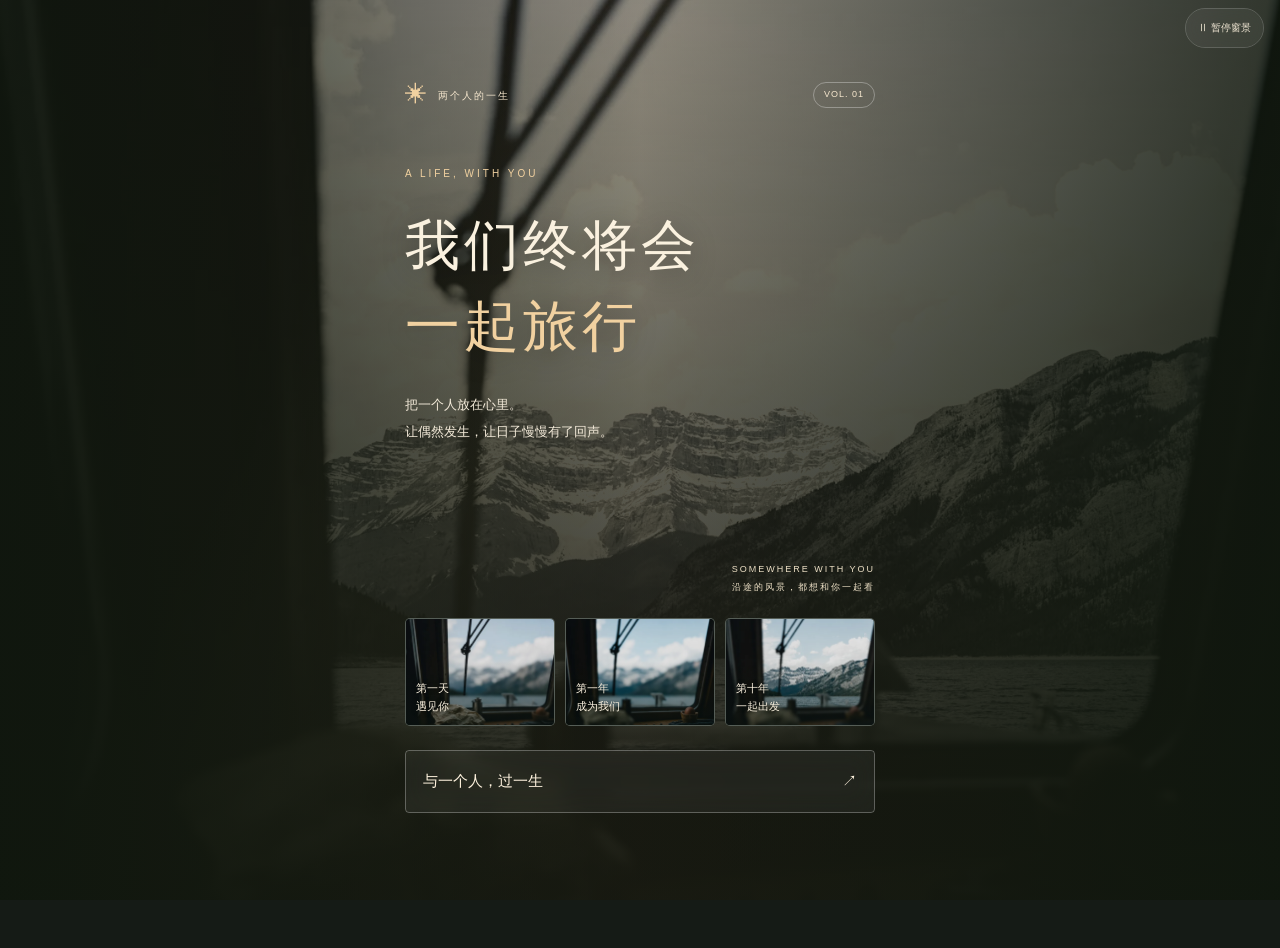
<file: index.html>
<!doctype html><html lang="zh-CN"><head><meta charset="UTF-8"><meta name="viewport" content="width=device-width,initial-scale=1,viewport-fit=cover"><meta name="theme-color" content="#202a2b"><meta name="description" content="把一个人放在心里，经历一场温柔的双人人生。"><title>我们终将会一起旅行</title><link rel="preload" as="image" href="img/100918f18ecb.webp"><link rel="preload" as="image" href="img/dce126a85ead.webp"><link rel="preload" as="image" href="img/58b8ff9a8a8c.webp"><style>
:root{--bg:#202a2b;--paper:#f2eee5;--muted:#b3bcb3;--green:#c2d2ac;--line:#ffffff20;--pink:#d8b8a5}*{box-sizing:border-box}body{margin:0;background:var(--bg);color:var(--paper);font-family:-apple-system,BlinkMacSystemFont,'PingFang SC',sans-serif;font-size:15px;line-height:1.75}button{font:inherit;cursor:pointer;color:inherit}button:focus-visible{outline:2px solid var(--green);outline-offset:5px}button{border:0}main{max-width:540px;margin:auto;min-height:100svh;padding:26px 26px max(24px,env(safe-area-inset-bottom))}header{display:flex;align-items:center;justify-content:space-between;font-size:11px;letter-spacing:2px;color:var(--muted)}.brand{display:flex;align-items:center;gap:9px}.mark{font-size:22px;color:var(--green)}.edition{border:1px solid var(--line);padding:3px 8px;border-radius:20px;font-size:9px;letter-spacing:1px}.eyebrow{font-size:10px;letter-spacing:3px;color:var(--green);text-transform:uppercase}.hero{text-align:center;padding-top:46px}.hero h1{font-family:'Noto Serif SC',serif;font-weight:400;font-size:43px;line-height:1.5;letter-spacing:5px;margin:17px 0}.hero h1 em{font-style:normal;color:var(--green)}.sub{font-size:13px;color:var(--muted);line-height:2.1}.landscape{width:100%;height:210px;display:block;margin:15px 0 20px}.primary{background:var(--green);color:#25342c;width:100%;padding:17px;border-radius:4px;font-weight:600;display:flex;justify-content:space-between;align-items:center}.quiet{background:transparent;color:var(--muted);padding:12px;font-size:12px}.footer-note{text-align:center;font-size:10px;color:#95a29b;letter-spacing:1px;margin:21px 0}.setup h2,.chapter h2,.ending h1{font-family:'Noto Serif SC',serif;font-weight:400;line-height:1.6}.setup{padding-top:40px}.setup h2{font-size:30px;margin:12px 0}.options{display:grid;gap:12px;margin:24px 0}.option{background:#ffffff04;border:1px solid var(--line);padding:19px;text-align:left;border-radius:5px}.option.selected{border-color:var(--green);background:#c2d2ac10}.option strong{font-weight:500;display:block}.option small{display:block;color:var(--muted);margin-top:5px;font-size:12px}.row{display:flex;justify-content:space-between;align-items:center}.lengths{display:flex;gap:8px;margin:10px 0 30px}.lengths button{background:transparent;border:1px solid var(--line);border-radius:25px;padding:8px 20px;font-size:12px}.lengths .selected{background:var(--green);color:var(--bg)}.game-top{margin-top:32px}.age{font-family:Georgia,serif;font-size:48px;line-height:1}.age small{font-family:sans-serif;font-size:12px;margin-left:7px;color:var(--muted)}.time-info{text-align:right;font-size:11px;color:var(--muted)}.track{height:2px;background:var(--line);margin:22px 0 9px}.track i{display:block;background:var(--green);height:2px;transition:width .6s}.track-label{display:flex;justify-content:space-between;color:#8a9993;font-size:9px}.stats{display:flex;gap:24px;margin:22px 0 26px}.stat{flex:1;font-size:10px;color:var(--muted)}.stat span{float:right;color:var(--paper)}.bar{height:3px;background:var(--line);margin-top:6px}.bar i{height:3px;display:block;background:#a8b9a0}.chapter{background:var(--paper);color:#303c35;border-radius:7px;padding:27px 25px;position:relative;box-shadow:0 10px 40px #00000010;animation:arrive .5s ease}.chapter .eyebrow{color:#7a856d;font-size:9px;letter-spacing:2px}.chapter h2{font-size:26px;margin:15px 0}.chapter p{font-size:15px;line-height:2.05;margin:0}.scene-icon{position:absolute;right:24px;top:21px;font-size:26px;color:#9aa287}.scene-line{height:1px;background:#34483220;margin:23px 0 14px}.scene-foot{font-size:10px;color:#7a8175;letter-spacing:1px}.partner{font-size:11px;color:var(--muted);margin:19px 3px 16px;display:flex;gap:10px}.partner b{font-weight:400;color:var(--green);white-space:nowrap}.actions{display:grid;gap:10px;margin-top:18px}.choice{display:flex;gap:12px;align-items:center;text-align:left;padding:15px 17px;border:1px solid #bbc8b344;background:#c2d2ac08;border-radius:4px;font-size:13px}.choice:hover{background:#c2d2ac18}.choice .num{font-family:Georgia,serif;color:var(--green);font-size:11px}.choice .arrow{margin-left:auto;color:var(--green)}.response{border-left:2px solid var(--green);padding-left:17px;margin:24px 0}.response p{font-size:14px;line-height:1.9}.response small{font-size:10px;color:var(--green);letter-spacing:2px}.callback{font-size:12px!important;color:var(--muted)}.item{display:flex;align-items:center;gap:12px;font-size:12px;padding:14px 0;color:var(--green)}.bottom{display:flex;justify-content:space-between;align-items:center;margin-top:20px}.bottom small{font-size:10px;color:#95a29b}.ending{text-align:center;padding-top:30px}.ending h1{font-size:32px;letter-spacing:3px;margin:18px 0}.ticket{background:var(--paper);color:var(--bg);padding:26px;margin:26px 0;text-align:left;border-radius:8px}.ticket-top{font-size:10px;letter-spacing:2px;color:#6d7869}.route{font-family:'Noto Serif SC',serif;font-size:23px;display:flex;justify-content:space-between;margin:19px 0}.ticket p{font-size:13px;line-height:2}.ticket-bottom{border-top:1px dashed #53644a55;padding-top:15px;margin-top:20px;display:flex;justify-content:space-between;font-size:10px}.ending .sub{max-width:360px;margin:auto}dialog{color:var(--paper);background:#263231;border:1px solid var(--line);border-radius:12px;width:min(94vw,500px);max-height:85svh;padding:24px}dialog::backdrop{background:#101a1bcc;backdrop-filter:blur(5px)}.dialog-head{display:flex;justify-content:space-between;align-items:center;position:sticky;top:-24px;background:#263231;padding:10px 0 20px;font-family:'Noto Serif SC',serif}.dialog-head button{background:transparent;padding:10px}.memory{border-top:1px solid var(--line);padding:18px 0}.memory small{color:var(--green);font-size:10px}.memory h3{font-size:16px;font-weight:400;margin:8px 0}.memory p{font-size:12px;color:var(--muted)}.empty{color:var(--muted);font-size:13px}.toast{position:fixed;bottom:30px;left:50%;transform:translateX(-50%);background:var(--paper);color:var(--bg);padding:10px 20px;border-radius:30px;font-size:12px;z-index:9;white-space:nowrap}@keyframes arrive{from{opacity:0;transform:translateY(10px)}to{opacity:1;transform:translateY(0)}}@media(min-width:800px){body{background:radial-gradient(ellipse at 20% 10%,#34473d 0,transparent 45%),#1b2425}main{border-left:1px solid #ffffff08;border-right:1px solid #ffffff08;padding-left:38px;padding-right:38px}.hero{padding-top:60px}.landscape{height:230px}}@media(max-width:370px){main{padding:22px 19px}.hero h1{font-size:37px}.chapter{padding:22px 20px}.chapter h2{font-size:23px}}@media(prefers-reduced-motion:reduce){*{animation:none!important;transition:none!important}}
/* Shared-time timeline and destination keepsake */
.age{font-family:'Noto Serif SC',serif;font-size:29px;line-height:1.4;max-width:65%;letter-spacing:1px}.age small{display:block;font-family:inherit;font-size:11px;letter-spacing:2px;margin:0 0 7px;color:var(--muted)}.time-info{max-width:35%;font-size:10px}.destination-ending{padding-top:25px}.reveal-label{text-align:center;font-size:11px;letter-spacing:2px;color:var(--green);margin:0 0 21px}.reveal-label span{margin-right:8px}.postcard{margin:0;overflow:hidden;border-radius:3px;box-shadow:0 16px 50px #0003;background:#e8dfca;min-height:400px;animation:arrive .8s ease}.postcard img{display:block;width:100%;height:auto;aspect-ratio:1080/1850}.postcard-hint{text-align:center;color:var(--muted);font-size:11px;line-height:1.8;margin:20px 0}.ending-links{margin-top:10px}.text-download{display:block;margin:0 auto}.destination-ending .footer-note{font-size:9px;margin-top:9px}.sr-only{position:absolute;width:1px;height:1px;padding:0;margin:-1px;overflow:hidden;clip:rect(0,0,0,0);white-space:nowrap;border:0}@media(max-width:370px){.age{font-size:25px}.time-info{font-size:9px}.reveal-label{font-size:10px}}
.diary-prose p{border-left:0;padding:0;margin:26px 0;line-height:2.05;text-align:justify;font-family:"Songti SC","Noto Serif SC",serif}.diary-prose time{display:block;margin-bottom:9px;font-family:inherit;font-size:12px;letter-spacing:.08em;opacity:.7}.diary-memory p{line-height:2.05;text-align:justify}.diary-memory small{letter-spacing:.06em}.letter-route p{line-height:1.9}
.letter-connection{margin:28px 0 38px;padding-top:22px;border-top:1px solid #d7cbbd}.letter-connection h2{font:22px "Songti SC",serif;color:var(--city-ink);margin:0 0 16px}.letter-connection p{font:16px/2 "Songti SC",serif;color:#514a43;margin:0;text-align:justify}@media(max-width:600px){.letter-connection h2{font-size:20px}.letter-connection p{font-size:15px;line-height:1.95}}
.letter-connection{margin:28px 0 38px;padding-top:22px;border-top:1px solid #d7cbbd}.letter-connection h2{font:22px "Songti SC",serif;color:var(--city-ink);margin:0 0 16px}.letter-connection p{font:16px/2 "Songti SC",serif;color:#514a43;margin:0;text-align:justify}@media(max-width:600px){.letter-connection h2{font-size:20px}.letter-connection p{font-size:15px;line-height:1.95}}
</style><style>:root{--bg:#171c18;--paper:#faf1df;--muted:#d2c9b7;--green:#f1d1a0;--line:#f9e9cc35}body{background:#151b16;color:var(--paper)}.cinema-bg{position:fixed;inset:0;z-index:-1;overflow:hidden;background:#2d382b}.cinema-bg img{width:100%;height:100%;object-fit:cover;object-position:center;filter:sepia(.35) saturate(.75);animation:journey-pan 24s ease-in-out infinite alternate}.cinema-bg:after{content:'';position:absolute;inset:0;background:linear-gradient(180deg,#29281880,#211a1270 30%,#11190ed9 72%,#10180ff5)}.cinema-glow{position:absolute;inset:-30%;background:linear-gradient(115deg,transparent 35%,#ffe9ad26 44%,transparent 56%);animation:window-glow 14s ease-in-out infinite}.motion-control{position:fixed;right:15px;bottom:12px;z-index:4;background:#172218bb;border:1px solid #fff3;color:#eee4d1;padding:8px 12px;border-radius:20px;font-size:10px;backdrop-filter:blur(12px)}.still .cinema-bg *{animation-play-state:paused}main{max-width:550px;padding:28px 28px 65px;border:none!important;background:transparent;position:relative}header{color:#f6e7ce;font-size:10px;letter-spacing:2px}.edition{padding:4px 10px;border-color:#ffffff50}.hero{text-align:left;padding-top:55px}.hero h1{font-size:49px;line-height:1.48;margin:23px 0;letter-spacing:4px;text-shadow:0 4px 30px #0005}.hero h1 em{color:#f1d1a0}.hero .sub{font-size:13px;color:#f3ead9;line-height:2.1}.hero .landscape{display:none}.hero-space{height:115px;display:flex;justify-content:flex-end;align-items:flex-end;padding-bottom:22px;font-size:9px;letter-spacing:2px;line-height:2;text-align:right;color:#ecdfc5}.filmstrip{display:flex;gap:10px;margin:0 0 24px}.film{position:relative;flex:1;height:108px;overflow:hidden;border:1px solid #fff4;border-radius:5px;background:#172218}.film img{height:100%;width:100%;object-fit:cover;filter:brightness(.6) sepia(.2)}.film:nth-child(2) img{object-position:90%;filter:brightness(.65) sepia(.6)}.film:nth-child(3) img{object-position:10%;filter:brightness(.55)}.film span{position:absolute;bottom:10px;left:10px;font-size:11px;line-height:1.6}.primary{background:#f0e4cd;color:#2e3829;border-radius:4px;min-height:54px;font-weight:500}.primary:hover{background:#ffefd2}.footer-note{color:#d1c9b8;font-size:10px}.quiet{color:#e0d4bf}.setup{padding-top:55px}.setup h2{font-size:34px}.setup .sub{color:#e6ddcc}.option{background:#fff1;border:1px solid #fff4;padding:23px 20px;backdrop-filter:blur(20px)}.option.selected{background:#f8d9a622;border-color:#ead4ae}.option small{color:#e4d8c5}.lengths button{border-color:#fff5;color:#eee0c9}.lengths .selected{background:#f0e4cd;color:#293425}.game-top{margin-top:40px}.age{font-size:34px;max-width:65%;color:#faedda}.age small{color:#dccdb7}.stats{padding:14px 0 20px;margin-bottom:70px;border-bottom:1px solid #fff2}.stat{color:#e3d6c0}.stat span{color:#f6e8d1}.bar i{background:#e8ce9c}.chapter{background:#fff1;color:#fff3df;border:1px solid #ffffff50;border-radius:15px;backdrop-filter:blur(24px);box-shadow:0 15px 50px #0002;padding:28px 24px}.chapter .eyebrow{color:#e4d5ba}.chapter h2{font-size:28px;line-height:1.5}.chapter p{font-size:16px;line-height:2}.scene-line{background:#ffffff30}.scene-foot{color:#d3c8b3}.scene-icon{color:#efd6ab}.partner{color:#e2d7c5;font-size:11px;line-height:1.9}.partner b{white-space:normal;min-width:100px}.choice{background:#f0e2c510;border:1px solid #ffffff50;backdrop-filter:blur(16px);font-size:14px;padding:17px;min-height:55px}.choice:hover{background:#f0e2c529}.response{background:#18221977;padding:18px 20px;border-left-color:#e9cda0;border-radius:0 8px 8px 0;backdrop-filter:blur(12px)}.response p{font-size:15px}.callback{color:#e1d3bc}.item{color:#eedbb9}.bottom{gap:6px}.destination-ending{padding-top:35px}.reveal-label{color:#f0d4aa}.postcard{border:1px solid #fff6;border-radius:7px;box-shadow:0 20px 65px #0005}.postcard-hint{color:#e8d8be}.ending-links button{font-size:12px}dialog{background:#20291ef2;border:1px solid #f5dfb64d;backdrop-filter:blur(25px);color:#f7ebd7}.dialog-head{background:#20291e;color:#f5e3c5}.memory{border-color:#fff2}.memory h3{font-family:'Noto Serif SC',serif;font-size:20px}.memory p{color:#dfd1bb;font-size:13px;line-height:2}.memory small{color:#e6c899}@keyframes journey-pan{from{transform:scale(1.1) translateX(-2%)}to{transform:scale(1.2) translateX(2%)}}@keyframes window-glow{0%,100%{transform:translateX(-15%);opacity:.35}50%{transform:translateX(18%);opacity:.8}}@media(min-width:800px){body{background:#151b16}.cinema-bg:after{background:linear-gradient(90deg,#10170ed9,#211c1470 50%,#10170ed9),linear-gradient(0deg,#10170eef,transparent)}main{padding-left:40px;padding-right:40px}.hero{padding-top:50px}.hero h1{font-size:55px}.hero-space{height:160px}}@media(max-width:370px){main{padding:24px 20px 65px}.hero h1{font-size:42px}.hero-space{height:90px}.age{font-size:28px}.chapter{padding:24px 20px}}@media(prefers-reduced-motion:reduce){.cinema-bg *{animation:none!important}}
</style><style>.accumulated{margin-top:26px;padding:22px 2px;border-top:1px solid #ffffff25}.accumulated h2{font-size:18px;font-weight:400}.accumulated h2 small{font:11px sans-serif;float:right;color:#b3bcb3}.accumulated p{font-size:12px;line-height:1.9;padding-left:16px;border-left:1px solid #becbb148;color:#d1d8cc}.accumulated time{display:block;color:#c7d3b1;font-size:10px;margin-bottom:4px}body.ending-mode{background:#f8f5ef;color:#514a43}body.ending-mode .cinema-bg,body.ending-mode #cinema-motion{display:none}body.ending-mode main{max-width:1080px;padding:0;min-height:100svh}.final-letter{background:radial-gradient(ellipse at 95% 10%,var(--city-a),transparent 65%),radial-gradient(ellipse at 0 100%,var(--city-b),transparent 60%),#f8f5ef;padding:50px 6.5% 42px;box-shadow:0 16px 60px #55493212;font-family:'Songti SC','Noto Serif SC',serif}.letter-head{display:flex;justify-content:space-between;gap:12px;padding-bottom:24px;border-bottom:1px solid #b5a38b55;color:var(--city-ink);font-size:13px;letter-spacing:2px}.letter-head i{font:italic 17px Georgia;letter-spacing:.4px}.letter-hero{display:grid;grid-template-columns:1fr 1fr;align-items:center;gap:7%;min-height:650px;padding:45px 0}.letter-photo{margin:0;padding:13px 13px 0;background:#fffefa;transform:rotate(-1deg);box-shadow:0 18px 28px #52423820}.letter-photo img{display:block;width:100%;height:auto;max-height:590px;object-fit:contain}.letter-photo figcaption{display:flex;justify-content:space-between;gap:10px;font:11px sans-serif;color:var(--city-ink);padding:17px 3px}.letter-destination small{font:14px sans-serif;color:var(--city-ink);letter-spacing:2px;border-bottom:1px solid #ae8c7060;padding-bottom:12px}.letter-destination h1{font-size:35px;font-weight:400;line-height:1.55;margin:32px 0 24px}.letter-destination h2{font-weight:400;font-size:clamp(38px,6.5vw,76px);line-height:1.25;margin:0;color:var(--city-ink);overflow-wrap:anywhere}.letter-destination i{display:block;font:italic 28px Georgia;color:var(--city-ink);margin-top:12px}.letter-destination p{font-size:22px;line-height:1.9;margin:30px 0}.letter-destination>span{font:14px sans-serif;color:var(--city-ink)}.letter-route{display:flex;gap:28px;align-items:baseline;border-block:1px solid #b5a38b55;padding:20px 0;margin-bottom:30px}.letter-route h2{font-size:22px;font-weight:400;white-space:nowrap;color:var(--city-ink)}.letter-route p{font:16px/1.9 -apple-system,sans-serif;margin:0}.letter-moments>h2{display:flex;justify-content:space-between;align-items:center;gap:20px;font-weight:400;font-size:24px;border-bottom:1px solid #b5a38b55;padding-bottom:16px}.letter-moments>h2 i{font:italic 14px Georgia;color:var(--city-ink)}.moment-grid{display:grid;grid-template-columns:1fr 1fr;gap:32px 45px;margin:30px 0 60px}.moment-grid article{display:flex;gap:18px}.moment-number{font:italic 16px Georgia;color:var(--city-ink);padding-top:6px}.moment-grid h3{font-size:21px;font-weight:400;color:var(--city-ink);margin:0 0 12px}.moment-grid h4{font-weight:400;font-size:18px;margin:0 0 8px}.moment-grid p{font:16px/1.9 -apple-system,sans-serif;margin:0;overflow-wrap:anywhere}.letter-foot{position:relative;border-top:1px solid #b5a38b55;padding-top:22px;color:var(--city-ink)}.letter-foot p{font-size:20px;margin:0 0 5px}.letter-foot i{font:italic 13px Georgia}.letter-foot span{float:right;font:11px sans-serif;letter-spacing:2px}.letter-actions{padding:25px 6.5% 40px}.letter-actions .primary{background:var(--city-ink);color:white;justify-content:center}.letter-actions .quiet{color:var(--city-ink)}.letter-actions button:disabled{opacity:.6;cursor:wait}.letter-actions #poster-status{font-size:12px;line-height:1.8;color:#776e64}.ending-links{display:flex;flex-wrap:wrap;justify-content:space-between}.poster-preview{margin-top:16px;font-size:13px}.poster-preview summary{cursor:pointer;padding:12px 0}.poster-preview img{width:100%;height:auto;margin-top:12px}body.ending-mode dialog{color:#f2eee5}@media(max-width:600px){.final-letter{padding:25px 6% 30px}.letter-head{font-size:10px;letter-spacing:.5px;padding-bottom:16px}.letter-head i{font-size:11px}.letter-hero{gap:7%;min-height:0;padding:30px 0}.letter-photo{padding:7px 7px 0}.letter-photo figcaption{font-size:8px;padding:10px 0;flex-wrap:wrap}.letter-photo figcaption span:last-child{display:none}.letter-destination small{font-size:10px;letter-spacing:1px;padding-bottom:7px}.letter-destination h1{font-size:21px;margin:18px 0 15px}.letter-destination h2{font-size:32px}.letter-destination i{font-size:15px;line-height:1.5}.letter-destination p{font-size:13px;margin:15px 0}.letter-destination>span{font-size:10px}.letter-route{display:block;padding:16px 0}.letter-route h2{font-size:19px;margin:0 0 10px}.letter-route p{font-size:14px}.letter-moments>h2{font-size:20px}.letter-moments>h2 i{display:none}.moment-grid{grid-template-columns:1fr;gap:25px;margin:25px 0 35px}.moment-grid h3{font-size:18px}.moment-grid h4{font-size:16px}.moment-grid p{font-size:14px}.letter-foot p{font-size:16px}.letter-foot span{font-size:9px}.ending-links .quiet{font-size:11px}}
</style><style id="focus-series-update">.film img,.film:nth-child(2) img,.film:nth-child(3) img{filter:brightness(.9) saturate(.88);object-position:center bottom}.film:first-child img{object-position:left bottom}.film:nth-child(2) img{object-position:right bottom}.film::after{content:"";position:absolute;inset:40% 0 0;pointer-events:none;background:linear-gradient(transparent,rgba(9,18,14,.56))}.film span{z-index:1;text-shadow:0 1px 5px #0009}</style><style id="mobile-responsive">/* Responsive safeguards: same design, readable reflow on narrow screens. */
html{-webkit-text-size-adjust:100%;text-size-adjust:100%}
main,.letter-hero>* ,.moment-grid>article>div{min-width:0}
button{touch-action:manipulation}
.primary{gap:12px;text-align:left;white-space:normal;overflow-wrap:anywhere}
.primary>span,.choice .num,.choice .arrow{flex-shrink:0}
.choice>span:nth-child(2){flex:1;min-width:0;overflow-wrap:anywhere}
.letter-hero{grid-template-columns:minmax(0,1fr) minmax(0,1fr)}
.letter-head>*{min-width:0}.letter-destination i{overflow-wrap:anywhere}
.motion-control{position:relative;display:block;right:auto;bottom:auto;margin:8px 16px 0 auto;max-width:calc(100% - 32px);min-height:40px;z-index:1}
.toast{white-space:normal;width:max-content;max-width:calc(100vw - 32px);text-align:center;bottom:max(16px,env(safe-area-inset-bottom))}
@media(max-width:600px){
 main{padding-top:16px;padding-left:max(20px,env(safe-area-inset-left));padding-right:max(20px,env(safe-area-inset-right));padding-bottom:max(32px,env(safe-area-inset-bottom))}
 .hero{padding-top:32px}.hero h1{font-size:clamp(36px,10.4vw,49px);letter-spacing:2px;text-wrap:balance}
 .film{min-width:0}.film span{left:8px;right:4px}.filmstrip{gap:8px}
 .game-top>.row{display:block}.age{min-width:0;max-width:100%;font-size:28px;overflow-wrap:anywhere}
 .time-info{max-width:none;min-width:0;text-align:left;font-size:12px;margin-top:12px}.track-label{gap:12px;font-size:11px;flex-wrap:wrap}.stats{gap:16px;margin-bottom:32px}
 .partner{flex-wrap:wrap;gap:4px}.partner b{min-width:0;flex-basis:100%}
 .bottom{flex-wrap:wrap}.quiet{min-height:44px}.accumulated p,.memory p{font-size:16px;line-height:1.9;text-align:left}
 .accumulated h2{display:flex;justify-content:space-between;align-items:baseline;gap:12px}.accumulated h2 small{float:none;flex-shrink:0}
 .final-letter{padding:24px max(20px,env(safe-area-inset-right)) 32px max(20px,env(safe-area-inset-left))}
 .letter-head{flex-wrap:wrap;gap:8px;font-size:12px;letter-spacing:0}.letter-head i{font-size:12px}
 .letter-hero{grid-template-columns:minmax(0,1fr);gap:32px;padding:32px 0;min-height:0}
 .letter-photo{width:100%;max-width:360px;justify-self:center;padding:8px 8px 0}
 .letter-photo img{width:100%;height:auto;max-height:none;object-fit:contain}
 .letter-photo figcaption{font-size:12px;line-height:1.5;padding:12px 0;overflow-wrap:anywhere}
 .letter-destination small{font-size:12px}.letter-destination h1{font-size:24px;line-height:1.5;margin:24px 0 16px}
 .letter-destination h2{font-size:36px;line-height:1.3;text-wrap:balance;overflow-wrap:anywhere}
 .letter-destination i{font-size:20px;line-height:1.4}.letter-destination p{font-size:16px;line-height:1.9}.letter-destination>span{font-size:12px}
 .letter-route p,.letter-connection p,.moment-grid p{font-size:16px;line-height:1.9;text-align:left}
 .moment-grid article{gap:12px;min-width:0}.moment-number{flex:none}.moment-grid h3{font-size:20px;line-height:1.5}.moment-grid h4{font-size:18px;line-height:1.5}
 .letter-foot{display:flex;flex-wrap:wrap;gap:8px;align-items:baseline}.letter-foot p{flex-basis:100%}.letter-foot span{float:none;margin-left:auto}
 .letter-actions{padding:24px max(20px,env(safe-area-inset-right)) max(32px,env(safe-area-inset-bottom)) max(20px,env(safe-area-inset-left))}
 .ending-links{justify-content:flex-start;gap:8px}.ending-links .quiet{padding:8px;font-size:12px}
 dialog{width:calc(100vw - 24px);padding:16px;max-height:calc(100svh - 32px)}.dialog-head{top:-16px;gap:12px}.dialog-head button{min-width:44px;min-height:44px}
}
</style><style id="proportional-postcard">/* One proportional editorial composition at every portrait width. */
body.ending-mode main{container-type:inline-size}
.final-letter{padding:6cqw 6.5cqw 5cqw}
.letter-head{flex-wrap:nowrap;gap:2cqw;padding-bottom:2.6cqw;font-size:2cqw;letter-spacing:.14cqw;align-items:baseline}
.letter-head i{font-size:2.2cqw;white-space:nowrap}
.letter-hero{grid-template-columns:minmax(0,1fr) minmax(0,1fr);gap:6cqw;min-height:0;padding:5cqw 0 6cqw;align-items:center}
.letter-photo{width:100%;max-width:none;justify-self:stretch;padding:1.4cqw 1.4cqw 0;box-shadow:0 2cqw 3cqw #52423820}
.letter-photo img{width:100%;height:auto;max-height:64cqw;object-fit:contain}
.letter-photo figcaption{font-size:1.65cqw;line-height:1.5;padding:1.8cqw .3cqw;gap:1cqw;flex-wrap:nowrap;overflow-wrap:anywhere}
.letter-photo figcaption span:last-child{display:block;white-space:nowrap}
.letter-destination small{font-size:2.1cqw;letter-spacing:.18cqw;padding-bottom:1.2cqw}
.letter-destination h1{font-size:4cqw;line-height:1.55;margin:4cqw 0 3cqw;letter-spacing:0}
.letter-destination h2{font-size:var(--destination-name-size,8cqw);line-height:1.3;letter-spacing:0;text-wrap:balance;margin:0}
.letter-destination i{font-size:3.2cqw;line-height:1.35;margin-top:1cqw;overflow-wrap:normal}
.letter-destination p{font-size:2.65cqw;line-height:1.9;margin:3cqw 0}
.letter-destination>span{font-size:2cqw}
.letter-route{display:block;gap:0;padding:2.7cqw 0;margin:0 0 3cqw}
.letter-route h2,.letter-connection h2{font-size:3.2cqw;line-height:1.5;margin:0 0 1.5cqw;font-weight:400}
.letter-route p,.letter-connection p{font-size:2.8cqw;line-height:1.95;text-align:left;margin:0}
.letter-connection{margin:0 0 4cqw;padding-top:2.5cqw}
.letter-moments>h2{font-size:3.2cqw;line-height:1.5;gap:2cqw;padding-bottom:1.8cqw;margin:0}
.letter-moments>h2 i{display:block;font-size:1.8cqw}
.moment-grid{grid-template-columns:minmax(0,1fr) minmax(0,1fr);gap:4cqw 5cqw;margin:3.5cqw 0 7cqw}
.moment-grid article{gap:1.5cqw;min-width:0}
.moment-number{font-size:2cqw;padding-top:.5cqw}
.moment-grid h3{font-size:2.8cqw;line-height:1.6;margin:0 0 1.2cqw}
.moment-grid h4{font-size:2.5cqw;line-height:1.6;margin:0 0 1cqw}
.moment-grid p{font-size:2.6cqw;line-height:1.9;text-align:left}
.letter-foot{display:flex;flex-wrap:wrap;gap:.7cqw;padding-top:2.7cqw;align-items:baseline}
.letter-foot p{font-size:2.6cqw;flex-basis:100%;margin:0}
.letter-foot i{font-size:1.8cqw}.letter-foot span{font-size:1.6cqw;letter-spacing:.25cqw;margin-left:auto;float:none}
</style><link rel="stylesheet" href="frosted-surfaces.css"><link rel="stylesheet" href="opening-title.css">
<script charset="UTF-8" id="LA_COLLECT" src="https://sdk.51.la/js-sdk-pro.min.js"></script>
<script>LA.init({id:"3RqW1CohepXhTsz3",ck:"3RqW1CohepXhTsz3"})</script>
</head><body><div class="cinema-bg" aria-hidden="true"><img fetchpriority="high" src="img/ee888b87ab8e.webp" alt=""><div class="cinema-glow"></div></div><button class="motion-control" id="cinema-motion" aria-pressed="false">Ⅱ 暂停窗景</button><main id="app"></main><dialog id="memories"><div class="dialog-head"><span>我们的回忆抽屉</span><button id="close" aria-label="关闭回忆">✕</button></div><div id="memory-list"></div></dialog><script>const EVENTS=[{"id":0,"title":"借一个别人的身份","body":"咖啡喝了一半，你们忽然玩起假装打电话的游戏。对方把手放在耳边：你今天见的那个人，怎么样？问完，先低头笑了。","kind":"date","item":"一张咖啡店收据","choices":["假装向朋友承认心动","反问对方今天的感觉","放下假电话，直接说今天很开心"],"timing":{"min":0,"max":11},"memories":["我借着那个假装打给朋友的电话，承认了心动。","我把问题轻轻递回去，想听听你今天的感觉。","我放下那个假电话，直接告诉你今天很开心。借来的身份终于可以还回去。"]},{"id":1,"title":"在最高处慢下来","body":"摩天轮轻轻晃了一下。你抓住扶手，对方把手摊在你旁边，没碰你。窗外的灯一盏盏亮起来。","kind":"date","item":"摩天轮票根","choices":["把手放过去","指给对方看远处的灯","坦白自己有点怕高"],"timing":{"min":0,"max":11},"memories":["我把手放了过去。高处的那一刻，有了可以握住的东西。","我指给你看远处的灯，把窗外的一点明亮分给你。","我坦白自己有点怕高，让你看见镇定以外的我。"]},{"id":2,"title":"你记得的比我还多","body":"搬书时一本旧笔记掉下来。里面记着你初次见面点错的饮料，连你当时给自己找的借口都写了。","kind":"memory","item":"旧笔记","choices":["念出来逗逗对方","在旁边补上自己的版本","问那时为什么想把这件事记下来"],"timing":{"min":12,"max":120},"memories":["我把那几行字念出来逗你，连当时的借口都没有略过。","我在旁边补上自己的版本，让同一天有了两份记忆。","我问你当时为什么想记下这件小事，想听见笔迹背后的那一天。"]},{"id":3,"title":"不太熟练的一首歌","body":"对方坐在床沿，弹了三次同一段和弦。你问在练什么。对方把手机扣住，说：先不要笑，我想给你听。","kind":"home","item":"一段录音","choices":["安静听到最后","跟着轻轻打拍子","问能不能从头教我一小段"],"timing":{"min":1,"max":120},"memories":["我安静听到了最后，把这首还不熟练的歌记在心里。","我跟着轻轻打拍子，让那段和弦有了伴。","我请你从头教我一小段，让不太熟练的旋律有了两个人的练习。"]},{"id":4,"title":"走到旅馆的那段路","body":"晚饭后你们没叫车。走过一段很长的坡，对方问：如果那年没有遇见，我们现在会在做什么？","kind":"journey","item":"手绘散步路线","choices":["说一个离谱的平行人生","说说相遇后改变的事","停下来看看此刻的街景"],"timing":{"min":12,"max":120},"memories":["我说起一个离谱的平行人生，暂时把平常的自己放在一旁。","我说起遇见你以后改变的小事，才发现已经有不少。","我停下来和你看看此刻的街景，把假设里的远方暂时放回今天。"]},{"id":5,"title":"来自很久以后的便条","body":"争执后，餐桌上多了一张纸：未来的我们托我问一下，今天还能一起吃晚饭吗？落款画了两张皱巴巴的脸。","kind":"repair","item":"未来的便条","choices":["画两碗面回复","写下自己还需要一点时间","先把饭摆好，再当面回应"],"timing":{"min":6,"max":120},"memories":["我画了两碗面作答，给那张便条添上一顿两个人的饭。","我写下自己还需要一点时间，把迟疑也留在纸上。","我先把饭摆好，想当面回应那张便条。未来的我们，先从今天坐下来吃饭开始。"]},{"id":6,"title":"你怎么这么幼稚","body":"街角有个会回声的洞。对方一本正经地说它会回答问题，你刚靠近，就听见另一端传来一句：晚饭想吃什么？","kind":"date","item":"一张模糊的笑脸照","choices":["认真向回声点菜","绕到另一头抓个现行","换我到另一头出一道问题"],"timing":{"min":1,"max":120},"memories":["我认真向回声点了菜，陪你把幼稚进行到底。","我绕到另一头，想把那个偷偷逗我的人抓个现行。","我换到回声的另一头，也给你出了一道问题，认真接过这个幼稚的游戏。"]},{"id":7,"title":"这张照片只给你","body":"你在旅行中睡得东倒西歪。对方把拍到的照片递给你，问：留下还是删掉？照片里还有一只替你扶住帽檐的手。","kind":"journey","item":"一张私藏照片","choices":["留下，存在自己的相册","删掉这张，再一起拍一张","先收起来，等旅行结束再决定"],"timing":{"min":1,"max":120},"memories":["我留下那张照片，收进自己的相册。它不必给别人看。","我删掉了那一张，和你重新拍了一张属于此刻的照片。","我请你先收起照片，等旅行结束再一起看。此刻还不必替回忆下结论。"]},{"id":8,"title":"先别揉眼睛","body":"站台一阵风，你的眼睛进了灰。旁边的人递来一包未拆的纸巾，问要不要帮你看看。列车还要七分钟才来。","kind":"encounter","item":"一包纸巾","choices":["接过纸巾并道谢","请对方帮忙挡一下风","自己处理，请对方提醒我列车到站"],"timing":{"min":0,"max":0.1,"start":"new"},"memories":["我接过纸巾，认真道了谢。","我请你替我挡一挡风，把这点小麻烦交给了你。","我自己处理眼里的灰，也请你提醒列车到站。那七分钟有了一点小小的照应。"]},{"id":9,"title":"肩膀上很轻的一下","body":"分别时你们正想说什么，广播突然响了。对方轻轻碰了碰你的肩，手停了一秒。你回过头，对方还站着。","kind":"distance","item":"一张车票","choices":["走回去把话说完","挥手后发一条消息","停在原地，等对方把话说完"],"timing":{"min":0,"max":11},"memories":["我又走回去，把没有说完的话说完。","挥过手以后，我还是发去了一条消息。","我停在原地等你把话说完，没有让广播替我们结束告别。"]},{"id":10,"title":"只有两个读者的故事","body":"你在备忘录写下一个故事开头。晚些时候，对方接了一段，还把你最讨厌的蔬菜写成了反派。","kind":"dream","item":"共同写的故事","choices":["继续写下一段","给反派画一个头像","给故事里的两个人写一段对话"],"timing":{"min":1,"max":120},"memories":["我接着写下一段，让这个只有两个读者的故事继续。","我给反派画了头像，也在故事里留下自己的笔迹。","我给故事里的人写了一段对话，把想象也变成能来回回应的东西。"]},{"id":11,"title":"给未来埋一封信","body":"整理杂物时空出一个饼干盒。对方问，要不要各写一件现在还不敢说的心愿，过几年再打开？","kind":"home","item":"饼干盒时间胶囊","choices":["写下共同生活的愿望","写下一个自己的小梦想","写下此刻最想感谢对方的事"],"timing":{"min":6,"max":120},"memories":["我写下共同生活的愿望，把它交给还没到来的日子。","我写下自己的一个小梦想，留给未来的我们读。","我写下此刻最想感谢你的事，把今天的心意留给几年后的我们。"]},{"id":12,"title":"原来你会唱这首","body":"陌生城市的卡拉OK里，你以为对方会选一首很安静的歌。前奏响起，对方忽然站上小台阶，认真唱得跑了调。","kind":"journey","item":"点歌单","choices":["跟着一起跑调","笑着录下这段声音","点一首两个人都不熟的歌"],"timing":{"min":1,"max":120},"memories":["我也跟着唱，连跑调都没有避开。","我笑着录下那段声音，给以后留一点可以重听的快乐。","我点了一首两个人都不熟的歌，想和你一起从第一句慢慢找。"]},{"id":13,"title":"还有一句没说完","body":"出租车刚停稳，你发现对方隔着人群朝你走回来。对方站定，先喘了一口气：刚才走得太急了。","kind":"distance","item":"一次补上的告别","choices":["给对方一个拥抱","问刚才想说什么","说出自己刚才没来得及说的话"],"timing":{"min":0,"max":11},"memories":["我给了你一个拥抱，让那句没说完的话暂时停在这里。","我问起你刚才想说什么，不想漏掉那半句话。","我说出刚才没来得及说的话，让这次折返有了我的那一半。"]},{"id":14,"title":"第一次合上拍子","body":"路边琴行允许试琴。你按了几个音，对方跟着敲起桌沿。一开始总错开，第三次却突然合上了。你们同时看向彼此。","kind":"date","item":"一小段旋律","choices":["再一起试一次","把刚才的节奏录下来","交换角色，让对方弹我来打拍子"],"timing":{"min":0,"max":11},"memories":["我和你又试了一次，慢慢找同一个拍子。","我录下刚才的节奏，留住这一次合拍。","我和你交换了位置，试着从你的那一边找到同一个拍子。"]},{"id":15,"title":"空出来的那一角","body":"你随口说过想重新画画。一天回家，窗边多了腾空的小桌，旁边放着你很久没用的笔。对方问：这个光线可以吗？","kind":"dream","item":"窗边小桌","choices":["坐下画今天的窗景","请对方也搬把椅子来","先把想画的东西摆到桌上"],"timing":{"min":6,"max":120,"needs":"home"},"memories":["我坐下来画今天的窗景，让空着的那一角有了用途。","我请你也搬把椅子过来，窗边便不只是我的位置。","我先把想画的东西摆到桌上，让那个为我腾出的角落开始有自己的日常。"]},{"id":16,"title":"你的夜晚我的早晨","body":"你端着早餐，对方那边已经关了大灯。视频里只有一盏床头灯亮着。你说今天没什么特别的，对方说那就听你吃完。","kind":"distance","item":"一张视频截图","choices":["讲一件今天的小事","陪对方安静待一会儿","给对方看看窗外的早晨"],"timing":{"min":1,"max":120,"needs":"distance"},"memories":["我讲了一件今天的小事，把自己这边的日子递给你。","我陪你安静待了一会儿，没有急着填满沉默。","我把窗外的早晨给你看，让你那边的夜里也有一点我这里的光。"]},{"id":17,"title":"回家以后可以哭","body":"你见了一位很久不见的旧友，回家时心里很乱。对方没有追问，只把沙发上的毯子掀开，给你留出一半。","kind":"repair","item":"沙发上的毯子","choices":["靠过去慢慢讲","说想先安静一会儿","请对方陪我下楼走一小段"],"timing":{"min":6,"max":120,"needs":"home"},"memories":["我靠过去，慢慢讲起心里的事。","我说想先安静一会儿，把说不出口的部分留到以后。","我请你陪我下楼走一小段，想在说话之前先把呼吸慢下来。"]},{"id":18,"title":"临时搭档","body":"小店把你们误认成报名参加游戏的搭档。你刚要解释，对方已经举起号码牌，又转头等你的意思。","kind":"encounter","item":"临时号码牌","choices":["一起试试这个小游戏","笑着说明情况再聊几句","先问清游戏规则再决定"],"timing":{"min":0,"max":0.1,"start":"new"},"memories":["我和你试了试那个小游戏，先做了一回临时搭档。","我笑着说明情况，又和你多聊了几句。","我先问清游戏的规则，再决定怎样和你搭档，没有急着答应，也没有急着走开。"]},{"id":19,"title":"打给以前的自己","body":"你们经过一座废弃电话亭。对方拿起听筒，假装给年轻的自己打电话：不用着急，你后来会遇到一个很有意思的人。","kind":"memory","item":"电话亭合影","choices":["接过听筒继续说","问对方以前最担心什么","给未来的自己也留一句话"],"timing":{"min":36,"max":120},"memories":["我接过听筒，把想说给从前自己的话接了下去。","我问起你从前最担心什么，想认识那时的你。","我也给未来的自己留了一句话，让这座电话亭同时接通从前和以后。"]},{"id":20,"title":"新年的零点差一点","body":"朋友们倒数时，你们碰巧站在一起。零点的欢呼盖过了对方一句话。你只看见对方说完后有点不好意思。","kind":"date","item":"一张新年合照","choices":["请对方再说一遍","先祝对方新年快乐","问刚才那句话能不能留给我单独听"],"timing":{"min":0,"max":11},"memories":["我请你再说一遍，不想让那句话被零点的热闹盖过去。","我先祝你新年快乐，把第一句祝福交给你。","我问你那句话能不能单独再讲给我听，不想让它只属于倒数的人群。"]},{"id":21,"title":"喜欢是说得出细节","body":"对方说喜欢你把热杯子捧在两只手里，也喜欢你看见小狗就走慢。你有点意外，这些事你自己都没注意过。","kind":"date","item":"一封具体的告白","choices":["告诉对方你注意到的习惯","问还有什么被悄悄记住了","也说一个自己不太容易被注意的习惯"],"timing":{"min":0,"max":11},"memories":["我说起自己留意到的习惯，喜欢终于有了具体的样子。","我问你还有什么悄悄记住的事，想听完那些小细节。","我说起另一个不太容易被看见的习惯，主动把认识我的路再打开一点。"]},{"id":22,"title":"深夜长一点的消息","body":"聊天框里第一次出现很长一段话。对方说起家里一位重要的人，末尾又补了一句：太晚了，你明天回也可以。","kind":"encounter","item":"一段夜间消息","choices":["现在认真回复","先说收到，明早好好聊","问现在是否方便打个短电话"],"timing":{"min":0,"max":0.1,"start":"new"},"memories":["我在那个深夜认真回了消息，没有把回应留到明天。","我先告诉你收到了，约好明早再好好聊。","我问你现在是否方便打个短电话，想听听那些文字说出来时的声音。"]},{"id":23,"title":"先听见熟悉的名字","body":"约见的公园里，你还在找人，先听见有人叫聊天里那只小狗的昵称。你顺着声音看过去，对方也正在找你。","kind":"encounter","item":"初见公园的小叶子","choices":["主动挥挥手","先向小狗打个招呼","先发消息告诉对方自己的位置"],"timing":{"min":0,"max":0.1,"start":"new"},"memories":["我主动挥了挥手，让你看见我。","我先和小狗打了招呼，再走进这次相遇。","我先把位置发给你，让两个人的寻找少绕一点路。"]},{"id":24,"title":"记住一个声音","body":"社区分享会上，有人讲起第一次独自搬家的经历。没有漂亮结尾，只有凌晨装反的柜门。你听着笑了，对方正好看见。","kind":"encounter","item":"分享会小票","choices":["散场后聊聊自己的搬家","请教柜门后来怎么装好的","分享自己第一次独立做成的小事"],"timing":{"min":0,"max":0.1,"start":"new"},"memories":["散场以后，我聊起自己的搬家，接住了刚才的话题。","我问起那扇柜门后来怎样装好，想把这个小故事听完。","我说起第一次独立做成的小事，让那段搬家的故事接到自己的生活里。"]},{"id":25,"title":"为一个背包折回来","body":"观景台快关门了。你返回取遗落的包，发现刚才聊过天的人替你守着。对方说：还好，你回来了。","kind":"encounter","item":"观景台门票","choices":["邀请一起下楼","认真道谢并交换联系方式","问对方有没有落下东西，一起再检查一次"],"timing":{"min":0,"max":0.1,"start":"new"},"memories":["我邀请你一起下楼，把相处的时间再延长一点。","我认真道谢，和你交换了联系方式。","我也问你有没有落下东西，陪你再检查一次，不想只有自己被照顾。"]},{"id":26,"title":"聚会之后的小花园","body":"和对方的朋友吃过饭，你们绕进一处安静花园。对方问刚才有没有不自在，还学了一遍朋友夸张的笑声。","kind":"date","item":"花园门口的照片","choices":["说说刚才最喜欢的瞬间","坦白一个有点拘谨的地方","请对方说说自己刚才的感受"],"timing":{"min":0,"max":11},"memories":["我说起刚才最喜欢的瞬间，让聚会的余温多停了一会儿。","我坦白了自己有些拘谨的地方，没有装作游刃有余。","我请你也说说刚才的感受，让聚会后的交谈不只是关于我。"]},{"id":27,"title":"随手画的东西长大了","body":"纪念日蛋糕上有一只歪歪扭扭的小鸟。旁边放着对方练习时的草稿，最初画错的那条腿也被留在了蛋糕上。","kind":"memory","item":"小鸟蛋糕装饰","choices":["找出当年的原画","给这只鸟补上下一段故事","给今年的小鸟添一个新细节"],"timing":{"min":12,"max":120},"memories":["我找出当年的原画，重新看那个最初的念头。","我替那只鸟补上下一段故事，让它继续往前飞。","我替今年的小鸟添了一个新细节，让纪念日也留着现在的笔迹。"]},{"id":28,"title":"一座装在玻璃里的小城","body":"对方送来一个小小的雪景球。你摇了一下，里面的雪慢慢落下。对方说它很像你提过的那个冬天。","kind":"date","item":"雪景球","choices":["讲讲那个冬天","约定真的去看一次雪","把雪景球放到一起能看见的地方"],"timing":{"min":1,"max":120},"memories":["我讲起那个冬天，把玻璃里的小城接回自己的记忆。","我和你约定，真的去看一次雪。","我把雪景球放到我们都能看见的地方，让那个冬天在日常里停一停。"]},{"id":29,"title":"每天经过的窗口","body":"在你每天工作的窗口，对方递进来的不是取件单，而是一张手写邀请：下班以后，愿意和我商量一个家吗？","kind":"home","item":"窗口里的邀请","choices":["下班一起认真谈谈","约个不匆忙的周末再谈","先写下对家的期待，再约时间交换"],"timing":{"min":6,"max":120},"memories":["我约你下班后认真谈谈，让话有一段完整的时间。","我约了一个不匆忙的周末，把重要的话留给从容的时候。","我先写下自己对家的期待，约你找个完整的时间交换，不让重要的愿望匆忙经过窗口。"]},{"id":30,"title":"到了你熟悉的地方","body":"你们路过对方长大的街区。平时话不多的人，忽然能讲出每一家小店的旧名字，还知道哪一段路会开花。","kind":"journey","item":"故乡街道地图","choices":["请对方带路走慢一点","选一家老店坐下来听","问哪里是对方最想再去一次的地方"],"timing":{"min":1,"max":120},"memories":["我请你带路，也请你走慢一点，让我看看你熟悉的地方。","我选了家老店坐下来，准备慢慢听你讲。","我问你最想再去哪个地方，想让这次同行也回应你的惦记。"]},{"id":31,"title":"出发前说清楚","body":"行李都收好了，你们却还没决定接下来住在哪座城。对方坐到箱子旁边，说：这次别各自猜了。","kind":"repair","item":"共同生活计划","choices":["把自己的顾虑说出来","先听对方想怎么生活","先定一个试住期限，不急着永久决定"],"timing":{"min":6,"max":120},"memories":["我说出自己的顾虑，把行李以外的事情也摊开来。","我先听你想怎样生活，没有急着替两个人作答。","我提议先定一段试住时间，让两个人有机会亲自看看再决定。"]},{"id":32,"title":"一双手套两个口袋","body":"小摊只剩最后一副你们都喜欢的手套。对方开玩笑说一人一只算了。最后真的各揣一只，边走边笑。","kind":"encounter","item":"半副手套","choices":["约下次交换着戴","请对方喝杯热饮暖手","各买别的款式，把喜欢的这一副留在记忆里"],"timing":{"min":0,"max":0.1,"start":"new"},"memories":["我约好下次交换着戴，让一双手套有了轮流的用法。","我请你喝杯热饮，想让空着的那只手也暖起来。","我提议各自选别的款式，那副都喜欢的手套可以先留在今天的笑里。"]},{"id":33,"title":"另一只回来了","body":"你把旧手套放在桌上晾干，旁边不知何时多了另一只。对方从厨房探头：凑齐了，冬天可以出门了。","kind":"memory","item":"重新凑齐的手套","choices":["提议去散步","把两只并排拍下来","把这一对手套收在同一个地方"],"timing":{"min":12,"max":120,"prior":32,"gap":6},"memories":["我提议去散步，让这一天再多一段并肩的路。","我把两只并排拍下来，留下重新凑成一对的样子。","我把两只手套收在一起，让下次出门不必再找另一只。"]},{"id":34,"title":"先看见你怎么待别人","body":"餐厅里一个小孩打翻了水。邻桌的人先扶住杯子，又把自己的纸巾递过去。后来你们在门口一起等雨停。","kind":"encounter","item":"餐厅便签","choices":["聊聊这场突然的雨","问对方常来这家店吗","把自己多带的纸巾也递过去"],"timing":{"min":0,"max":0.1,"start":"new"},"memories":["我聊起这场突然的雨，给初次的交谈找了一个开头。","我问你是不是常来这家店，想从这里认识你。","我把多带的纸巾也递过去，让这场突然的雨里多一点能做的小事。"]},{"id":35,"title":"去你想去的地方","body":"对方一直想去海边写生，终于安排了一个短假。你收到一张画到一半的海，又收到一句：旁边还有个空位置。","kind":"journey","item":"半张海景画","choices":["去陪对方几天","送去一段声音陪着画","问能不能为那幅画留一个共同的题目"],"timing":{"min":6,"max":120},"memories":["我去陪你住了几天，让远方暂时近一点。","我送去一段声音，陪着你画画。","我问能不能一起给那幅画起个名字，先用一个题目坐到你身旁。"]},{"id":36,"title":"陌生城市的一条岔路","body":"地图建议走大路，巷子里却飘出面包香。对方停在路口看你：要不要暂时不按计划？","kind":"journey","item":"面包纸袋","choices":["一起拐进小巷","先买面包再按原路走","记下小巷的位置，约另一天专程来"],"timing":{"min":1,"max":120},"memories":["我和你拐进小巷，让陌生的城市多出一条我们的路。","我先买了面包，再和你沿原路走。","我记下小巷的位置，约你另一天专程来，不让面包香只成为路上的一次错过。"]},{"id":37,"title":"理想清单之外","body":"你整理旧手机，翻出以前写的理想伴侣清单。眼前的人和上面不太一样，却正记得替你把水放凉。","kind":"memory","item":"旧手机里的清单","choices":["把这件事讲给对方听","重新写下现在重视的事","把旧清单收好，暂时不改写它"],"timing":{"min":6,"max":120},"memories":["我把这件事讲给你听，让你知道我如今在意什么。","我重新写下现在重视的事，把旧清单留在了过去。","我收好那份旧清单，让从前的想象和眼前的你各有自己的位置。"]},{"id":38,"title":"给你留了一个枕头","body":"客厅被搭成一个小帐篷，顶上贴着纸星星。对方从里面探出头，把多出来的枕头往旁边拍了拍。","kind":"home","item":"纸星星","choices":["钻进去一起躺着","去拿两杯热饮回来","给帐篷添一盏小灯"],"timing":{"min":6,"max":120,"needs":"home"},"memories":["我钻进去和你一起躺着，收下那个为我留出的枕头。","我去拿了两杯热饮回来，给这片小天地添一点暖。","我给小帐篷添了一盏灯，让客厅里这个临时的家亮起来。"]},{"id":39,"title":"在货架之间猜音乐","body":"旧唱片店里，对方拿起一张封套哼起前奏。你没猜中，对方换了一种更夸张的唱法，自己先笑得接不上气。","kind":"date","item":"唱片店收据","choices":["接着猜下一首","选一首让对方猜","请对方讲讲为什么喜欢这张唱片"],"timing":{"min":0,"max":120},"memories":["我接着猜下一首，舍不得让这个小游戏结束。","我选了一首让你猜，把出题的机会接过来。","我请你讲讲为什么喜欢这张唱片，想在前奏之外听到你的故事。"]},{"id":40,"title":"绕一点路才还给你","body":"你们约好用三张小纸条安排一次寻宝。最后的目的地是你常去的面馆，对方正替你占着靠窗的位置。","kind":"date","item":"三张寻宝纸条","choices":["照着线索慢慢找","一路发语音汇报进度","在找到的纸条背面留一句回应"],"timing":{"min":1,"max":120},"memories":["我照着线索慢慢找，让绕远的路也有了意思。","我一路发语音，把寻找的进度都讲给你听。","我在找到的纸条背面留下回应，让寻找的路也带着我的字迹。"]},{"id":41,"title":"这次不躲在文字后面","body":"你写了一条邀请，删掉又重写。对方刚好经过，你把手机收起来。机会只是一句很普通的：周末有空吗？","kind":"encounter","item":"第一次邀请","choices":["当面把邀请说出来","整理好以后发出去","坦白自己刚才一直在犹豫怎么开口"],"timing":{"min":0,"max":0.1,"start":"new"},"memories":["我当面说出了邀请，没有再躲到文字后面。","我整理好想说的话，终于把消息发了出去。","我坦白自己刚才一直在想怎样开口，把那点笨拙也交给了你。"]},{"id":42,"title":"不太熟悉的舞步","body":"小广场有人跳舞。对方问要不要试一下，你说不会。对方把脚往旁边挪：正好，我也只会这一步。","kind":"date","item":"广场上的短视频","choices":["跟着试一步","先坐旁边一起看","请对方先示范，我帮忙数拍子"],"timing":{"min":0,"max":120},"memories":["我跟着试了一步，把生疏也带进了音乐里。","我和你先坐在旁边看。不必立刻学会，先并肩待着也很好。","我请你先示范，自己在旁边数拍子，用另一种方式走进这支舞。"]},{"id":43,"title":"第二次说起同一件事","body":"上次谈未来时，你们不欢而散。今天对方带来一张重新画过的计划表，里面多了你说过的重要事情。","kind":"repair","item":"改过的计划表","choices":["一起继续修改","先肯定被认真听见的部分","先选一件能落实的小事试着改变"],"timing":{"min":6,"max":120},"memories":["我和你继续修改，让第二次谈起这件事有了新的进展。","我先说起那些被认真听见的部分，让你知道我有留意。","我先和你选一件能做到的小事，想让重新画过的计划从行动里开始。"]},{"id":44,"title":"原来你没有离开","body":"你误以为对方已经接受异地工作，几天都不敢问。晚饭时对方拿出两份方案：还没定，我想听听你的。","kind":"repair","item":"两份工作方案","choices":["坦白这几天的误会","逐项讨论两个方案","先确认什么时候必须作决定"],"timing":{"min":6,"max":120},"memories":["我坦白这几天的误会，不再让猜测替自己说话。","我和你逐项讨论两个方案，把分歧一件件摊开。","我先问清决定的期限，想给讨论留足时间，也不让误会继续拖着。"]},{"id":45,"title":"替你接来想见的人","body":"你身体不舒服，又有点想家。对方问清你的意思，去接了一位你想见的亲人，回来时还带着熟悉味道的粥。","kind":"home","item":"一只保温饭盒","choices":["一起吃一点热粥","让对方也坐下休息","问对方今天有没有好好吃饭"],"timing":{"min":6,"max":120},"memories":["我和你一起吃了点热粥，先照顾眼前这顿饭。","我让你也坐下来歇歇，不想只被你照顾。","我问你今天有没有好好吃饭，在被照顾的时候也想看见你的需要。"]},{"id":46,"title":"半夜一起收拾水渍","body":"洗衣机排水管松了。你们半夜赤脚站在毛巾上，一个拧管子，一个递盆。处理完，谁也忍不住笑了。","kind":"home","item":"两双湿拖鞋","choices":["分工把地擦干","先递条干毛巾给对方","先暂停洗衣，商量明天怎么处理"],"timing":{"min":6,"max":120,"needs":"home"},"memories":["我和你分工擦干地上的水，收拾这个意外的夜晚。","我先递给你一条干毛巾，把地上的事放慢了一步。","我先停下洗衣，和你商量明天再处理剩下的事，不想把疲惫硬撑成能干。"]},{"id":47,"title":"回来是我的选择","body":"独自在另一座城生活一阵后，你再次来到熟悉的门口。这一次你有了自己的工作和计划，对方开门时没有催你做决定。","kind":"distance","item":"一把旧钥匙","choices":["说说这段时间的变化","邀请对方出去走走","约定先见几次，再讨论以后怎么相处"],"timing":{"min":6,"max":120,"needs":"distance"},"memories":["我说起这段时间的变化，重新把自己介绍给你。","我邀请你出去走走，给这次重逢留一段路。","我约你先慢慢见几次，不让一次回来就替以后作完所有决定。"]},{"id":48,"title":"写在你手边的话","body":"朋友聚会很热闹。你谈起一件在意的事，对方没插嘴，只把餐巾纸推过来，上面写着：我听见了，回去我们慢慢聊。","kind":"date","item":"一张餐巾纸","choices":["在纸上写下回应","轻轻碰一下对方的手","把纸条收好，约好散场后再聊"],"timing":{"min":0,"max":11},"memories":["我在纸上写下回应，让你的话旁边有了我的笔迹。","我轻轻碰了碰你的手，把回应留在那个小动作里。","我收好那张纸条，约你散场后继续聊，让被听见的那句话有一个下文。"]},{"id":49,"title":"终于看见你工作的地方","body":"第一次去对方的工作室，你认出视频里常出现的那扇窗。对方把第二把椅子拖过来，说这个位置下午有阳光。","kind":"home","item":"工作室窗景","choices":["坐下陪一会儿","请对方介绍正在做的东西","问下次能不能带自己的东西来一起忙"],"timing":{"min":1,"max":120},"memories":["我坐下来陪了一会儿，看你在熟悉的地方忙碌。","我请你介绍正在做的东西，想听懂你的日常。","我问下次能不能带自己的事来做，想和你试试各自忙碌也坐在一起的日子。"]},{"id":50,"title":"把窗边留给你","body":"入住小旅馆时，你多看了两眼窗外。对方注意到了，和你商量把两把椅子挪过去，早餐就在那里吃。","kind":"journey","item":"窗边早餐照片","choices":["一起搬椅子","先去买明早的面包","先拍下窗外，留作这次入住的第一张照片"],"timing":{"min":1,"max":120},"memories":["我和你一起搬椅子，把窗边的位置安顿下来。","我先去买明早的面包，让明天从一顿早餐开始。","我先拍下窗外，让这段旅程从我们都多看了一眼的风景开始。"]},{"id":51,"title":"又是这扇窗","body":"许多年后，你们住回那家小旅馆。窗框换了颜色，远处的山还在。对方站到旧照片里的位置，等你按快门。","kind":"memory","item":"两张相隔多年的照片","choices":["照着旧姿势再拍一次","拍下现在自然的样子","拍下窗框和山，留下这些年的变化"],"timing":{"min":60,"max":120,"prior":50,"gap":48},"memories":["我照着旧姿势又拍了一次，留给两张照片慢慢对照。","我拍下此刻自然的样子，让今天拥有自己的模样。","我把窗框和山一起拍下，想记住变化的部分，也记住还在的部分。"]},{"id":52,"title":"空房子里的想象","body":"看房结束，你们站在还没有家具的客厅。对方用脚尖比画：这里够不够你放一张写字桌？","kind":"home","item":"第一张房间草图","choices":["也替对方留一个角落","先讨论各自最需要的空间","量一下空间，再各画一份布置"],"timing":{"min":6,"max":120},"memories":["我也替你留了一个角落，让空房子装得下两个人。","我先和你讨论各自最需要的空间，把彼此都放进打算里。","我先量了量空房间，约你各画一份布置，让两种生活都能被看见。"]},{"id":53,"title":"回到自己选的生活","body":"你从老家回到共同生活的城市。对方在出口接过一件行李，没有问什么时候彻底定下来，只问今天想先回家还是吃饭。","kind":"distance","item":"到站的小票","choices":["先回家休息","找个安静地方一起吃饭","先讲讲这次回家的感受"],"timing":{"min":6,"max":120,"needs":"home"},"memories":["我先回家休息，把自己安放回熟悉的生活。","我找了个安静的地方和你吃饭，慢慢回到日常。","我先讲起这次回家的感受，让行李之外的东西也有地方放下。"]},{"id":54,"title":"突然下雨的阳台","body":"雨毫无预兆地下大了。你们同时冲向阳台，一人抱回床单，一人抢救花盆，最后站在门口检查彼此湿了多少。","kind":"home","item":"被救回的小花盆","choices":["先帮对方擦干头发","把抢救清单念成笑话","先换下湿衣服，剩下的待会一起收拾"],"timing":{"min":6,"max":120,"needs":"home"},"memories":["我先帮你擦干头发，再顾阳台上的忙乱。","我把抢救清单念成了笑话，让这场雨多了一点好笑的记忆。","我先换下湿衣服，约你待会儿一起收拾，照顾好人再照顾阳台。"]},{"id":55,"title":"谢谢你一直认真听","body":"对方要去外地参加一个重要机会。你送到车站才想起，有句话一直没说：以前那些很不成熟的想法，你都认真听过。","kind":"distance","item":"一封出发前的信","choices":["现在当面说出来","写下来让对方路上看","问对方临行前最需要哪一种支持"],"timing":{"min":6,"max":120,"needs":"distance"},"memories":["我当面说出感谢，不再留着等更合适的时候。","我把感谢写下来，让你能在路上慢慢看。","我问你临行前最需要什么，想让感谢也变成此刻能做的一件事。"]},{"id":56,"title":"教我怎样看懂它","body":"对方喜欢的诗集你总读不进去。今天你翻到一页，问为什么喜欢这一首。对方先问你读到了什么，没有急着讲答案。","kind":"dream","item":"折角的诗页","choices":["说说自己的真实感受","请对方读给你听","把读不懂的那一行指给对方看"],"timing":{"min":0,"max":120},"memories":["我说出自己的真实感受，没有假装都能看懂。","我请你读给我听，想借你的声音靠近它。","我把读不懂的那一行指给你看，不假装明白，也不急着放弃。"]},{"id":57,"title":"信里只有很小的事","body":"这次出差没有特别的见闻。对方发来的消息却写了路边树开花、便利店换了招牌，还有家里植物新长的一片叶子。","kind":"distance","item":"一封日常来信","choices":["回报自己这边的小事","约定今晚一起看月亮","把这封日常消息存成一页记录"],"timing":{"min":6,"max":120,"needs":"distance"},"memories":["我也讲起自己这边的小事，让信里的日常有了来回。","我和你约好今晚看月亮，让两边的夜晚有一点相同。","我把这封没有大事的消息存下来，让远方普通的一天也有一页位置。"]},{"id":58,"title":"只有我们知道的缩写","body":"你们给旧旅行箱贴了一张手写贴纸，上面是一个外人看不懂的缩写。路上每次认行李，你都会先看到它。","kind":"journey","item":"缩写行李贴","choices":["为缩写编个好笑的解释","把真正含义记进日记","给贴纸拍照，记下第一次带它出发的日子"],"timing":{"min":12,"max":120},"memories":["我替那个缩写编了个好笑的解释，留作我们自己的玩笑。","我把真正的含义记进日记，不让时间把它弄丢。","我拍下那张贴纸，记住它第一次陪我们出发的日子。"]},{"id":59,"title":"先坐下来再说","body":"久别后，你们在花园碰面。准备好的话忽然都忘了。对方擦掉椅子上的落叶，拍拍旁边的位置。","kind":"distance","item":"花园长椅照片","choices":["坐下慢慢聊","先一起看看周围的变化","先说自己现在最想说的一句话"],"timing":{"min":6,"max":120,"needs":"distance"},"memories":["我坐下来慢慢聊，给重逢留一点耐心。","我先和你看看周围的变化，再慢慢说到我们。","我先说出此刻最想说的一句话，不再从忘掉的准备里寻找开头。"]},{"id":60,"title":"风从两个人之间经过","body":"海边观景台的风很大。你站在栏杆内，对方伸手替你按住快飞走的帽子，另一只手等着你来牵。","kind":"journey","item":"被风吹乱的合影","choices":["牵住那只手","站近一点一起看海","把帽子收好，和对方听一会儿海风"],"timing":{"min":0,"max":120},"memories":["我牵住了那只手，让风从别的地方经过。","我站近了一点，和你一起看海。","我把帽子收好，和你听了一会儿风，把靠近留在安静里。"]},{"id":61,"title":"去你熟悉的小聚会","body":"你跟对方来到一间有现场音乐的小馆。这里没有正式舞池，几个人挪开凳子就跳起来。对方抬抬眉，等你一起。","kind":"date","item":"小馆的桌号牌","choices":["一起加入他们","在桌边轻轻跟着节奏","请对方介绍这里常听的音乐"],"timing":{"min":0,"max":120},"memories":["我和你一起加入他们，试着走进你熟悉的热闹。","我在桌边轻轻跟着节奏，用自己的方式待在这里。","我请你介绍这里常听的音乐，想先从声音认识你的这处日常。"]},{"id":62,"title":"终于修好那扇窗","body":"早年你说想要一个能晒太阳的角落。后来生活忙乱，计划一直没做。这个周末，对方找出工具，问要不要从修窗开始。","kind":"home","item":"窗台的一小块木头","choices":["一起动手","先画个简单的布置图","先确认工具和时间，再一起开工"],"timing":{"min":36,"max":120,"needs":"home"},"memories":["我和你一起动手，把那扇窗的事做完。","我先画了张简单的布置图，给接下来的日子留个轮廓。","我先和你确认工具与时间，让搁了很久的愿望有一个能开始的下午。"]},{"id":63,"title":"把这一生读给你听","body":"相伴的日子渐长，你们把保存的票根、照片和便条铺满桌子。对方挑出第一张，读到一半，笑得把眼镜摘下来。","kind":"memory","item":"一起整理的回忆册","choices":["接着讲后来的事","录下对方讲故事的声音","替票根和便条按时间排一排"],"timing":{"min":36,"max":120},"memories":["我接着讲后来的事，让我们的故事再往前一点。","我录下你讲故事的声音，想把讲述本身也留下。","我把票根和便条按时间排好，让铺满桌子的日子重新连起来。"]},{"id":64,"title":"同时站在两个地方","body":"旅行地图上有一条城市分界线。你随口说想同时站在两边。对方记住了，第二天特意带你走到那块不起眼的路牌前。","kind":"journey","item":"分界线合影","choices":["一人站一边拍张照","一起跨过去再跨回来","记下路牌上的名字，写一句旅行备注"],"timing":{"min":1,"max":120},"memories":["我和你一人站一边拍照，留住这个特别的位置。","我和你一起跨过去，又跨回来，认真玩了一回这个小把戏。","我记下路牌的名字，给这段不起眼的路留一句属于我们的备注。"]},{"id":65,"title":"为一颗星提前准备","body":"你提过想看流星。对方查好天气，借来两把折叠椅，又装了一壶热水。出门前还问：等不到也可以，就当看夜空。","kind":"journey","item":"夜空观察便签","choices":["一起出门试试","准备一份夜间小点心","也准备一份对方会喜欢的小东西"],"timing":{"min":1,"max":120},"memories":["我和你一起出门试试，让准备有了开始。","我准备了一份夜间小点心，把等待也照顾进去。","我也准备了一份你会喜欢的小东西，让等待星星的夜里有来有回。"]},{"id":66,"title":"今天没有大事也想告诉你","body":"异地后的一个普通晚上，聊天内容快用完了。对方发来一张晚饭照片：卖相一般，但这个我也想让你知道。","kind":"distance","item":"第一周的晚饭照片","choices":["发回自己的晚饭","打电话一起吃完","问对方这顿饭最想分享哪一口"],"timing":{"min":6,"max":120,"needs":"distance"},"memories":["我把自己的晚饭发给你，让普通的一餐有了分享的人。","我打了电话，和你一起吃完这顿饭。","我问你这顿饭最想分给我哪一口，让远处的晚饭有了可以一起想象的味道。"]},{"id":67,"title":"自行车停在咖啡店外","body":"很久不见，你把自行车锁好，抬头发现对方坐在窗边。那人看见你，先把对面的杯垫摆正。","kind":"distance","item":"一张咖啡杯垫","choices":["进去坐下聊聊","隔着玻璃先挥手","先问一句，这些日子过得好吗"],"timing":{"min":6,"max":120,"needs":"distance"},"memories":["我走进去坐下，和你慢慢聊。","我隔着玻璃先挥了挥手，让见面从窗外开始。","我先问你这些日子过得好吗，让重逢从今天的你开始。"]},{"id":68,"title":"总响的柜门不响了","body":"你每次开柜门都要扶一下。某天回家，它忽然稳稳停住。对方手上还留着一点木屑，说刚好找到了合适的螺丝。","kind":"home","item":"一颗备用螺丝","choices":["认真说一声谢谢","接过工具收拾桌面","请对方教我下次怎么处理"],"timing":{"min":6,"max":120,"needs":"home"},"memories":["我认真说了一声谢谢，为那件终于安静下来的小事。","我接过工具收拾桌面，把剩下的活接过来。","我请你教我下次怎样处理，不想让照顾总是只有一个人会做。"]},{"id":69,"title":"你的杯子有了固定位置","body":"朋友来家里做客，问多出来的杯子是谁的。对方很自然地说：这是你的，别放错格子。你才发现它已经有自己的位置。","kind":"home","item":"专属杯子位置","choices":["给杯底画个小记号","也替对方整理一个格子","和对方商量其他常用物品放在哪里"],"timing":{"min":6,"max":120,"needs":"home"},"memories":["我在杯底画了个小记号，认领这个小小的位置。","我也替你整理出一个格子，让你的东西有地方可放。","我和你商量其他东西的位置，让多出来的杯子慢慢接到真实的日常。"]},{"id":70,"title":"选一件别人看不懂的东西","body":"旧物市集上你们都停在一幅不出名的小画前。画里只是两把椅子。对方说有点像你们昨晚坐过的地方。","kind":"date","item":"旧市集的小画","choices":["买回去挂在家里","拍下来以后自己画一幅","先问问小画的来历"],"timing":{"min":1,"max":120},"memories":["我把它买回去挂在家里，留下只有我们懂得的喜欢。","我先拍下来，留着以后自己画一幅。","我先问起那幅小画的来历，想知道两把椅子在遇见我们之前的故事。"]},{"id":71,"title":"一年后还在同一棵树下","body":"你们按约回到那次沿河散步经过的树旁。树长高了些，周围换了一家店。对方拿出一张新写的纸条，先不让你看。","kind":"memory","item":"树下的周年便条","choices":["先猜猜写了什么","交换今年的新纸条","先说出今年最想一起做的一件事"],"timing":{"min":12,"max":120,"prior":150,"gap":12},"memories":["我先猜了猜你写了什么，舍不得立刻揭开答案。","我和你交换了今年的新纸条，让这棵树又多记住一年。","我先说出今年最想和你做的一件事，让树下的见面有新的愿望。"]},{"id":72,"title":"一盆植物替我陪你","body":"你不在家的那段时间，对方照顾了你养得不太好的植物。回来时它冒出新芽，花盆底下压着一张浇水记录。","kind":"home","item":"浇水记录","choices":["一起给新芽拍照","接过下一周的照料","把照料记录接着写下去"],"timing":{"min":6,"max":120},"memories":["我和你给新芽拍了照，记下它长出来的样子。","我接过下一周的照料，把等待长大的日子分担下来。","我接着写那份照料记录，把你不在的日子也慢慢照顾进去。"]},{"id":73,"title":"藏在搬家箱里的信","body":"收拾最后一只箱子时，你发现一封没有寄出的信。对方看见后有点不好意思，说那时候总怕说得太多。","kind":"memory","item":"没寄出的信","choices":["问能不能现在读","请对方亲口讲给你听","先把信收好，等对方愿意再读"],"timing":{"min":6,"max":120},"memories":["我问能不能现在读，想早点听见信里的话。","我请你亲口讲给我听，让纸上的话有你的声音。","我先把信收好，等你愿意再读，让没有寄出的心事仍有自己的时间。"]},{"id":74,"title":"节日里很自然地牵手","body":"小镇庆典的人群忽然挤过来。对方伸手问你要不要一起走。越过热闹的路口后，那只手还没有松开。","kind":"date","item":"庆典纸手环","choices":["继续牵着走","轻轻晃一下回应","问对方想去热闹处还是安静处"],"timing":{"min":0,"max":11},"memories":["我继续牵着你往前走，没有把手松开。","我轻轻晃了一下手，回应这次自然的靠近。","我问你想往热闹里去，还是找个安静处，让牵着手的路由两个人一起选。"]},{"id":75,"title":"给未来的我们","body":"你们各写一封给未来的信。对方写得很慢，最后说：无论以后住在哪里，希望你还留着自己的小爱好。","kind":"home","item":"写给未来的信","choices":["也写下对方的愿望","把信放进共同的盒子","给未来的信留一页空白"],"timing":{"min":6,"max":120},"memories":["我也写下你的愿望，让信里不只有自己的未来。","我把信放进共同的盒子，让它和我们的东西待在一起。","我给未来留了一页空白，愿意让后来的我们有地方写下新的愿望。"]},{"id":76,"title":"偶然读到的一段温柔","body":"书店有一块自愿留言的墙。你读到一段很笨拙却认真的想念，旁边的人问：你也觉得这句写得很好吗？","kind":"encounter","item":"书店留言卡","choices":["分享自己喜欢的那一句","写一张新的留言","问对方最先留意到的是哪一句"],"timing":{"min":0,"max":0.1,"start":"new"},"memories":["我把读到的那句喜欢的话分享给你。那些原本独自读过的字，从此多了一个读者。","我写下一张新的留言，把自己的话也留在这里。","我问你最先看见哪一句，想知道同一面墙怎样被两个人不同地读过。"]},{"id":77,"title":"我想重新开始相信","body":"夜谈时，对方说起过去一次失去。说到最后，声音放轻了：我可能会慢一点，但我想再试试。","kind":"repair","item":"一次坦诚夜谈","choices":["告诉对方不用赶","也说说自己的不安","问怎样的相处速度会让对方安心"],"timing":{"min":0,"max":11},"memories":["我告诉你不用赶，愿意给重新相信留一点时间。","我也说起自己的不安，让你知道迟疑的不只一个人。","我问怎样的速度会让你安心，把慢一点说成可以一起商量的事情。"]},{"id":78,"title":"风雨来临前的小分工","body":"旅馆窗外忽然起风。你们一起收进阳台的椅子、关好窗，再把剩下的饼干摆上桌。哪儿也去不了的晚上变长了。","kind":"journey","item":"雨夜的饼干盒","choices":["泡茶等雨停","打开灯聊聊各自的故事","先留一会儿安静，听窗外的风"],"timing":{"min":1,"max":120},"memories":["我泡了茶等雨停，暂时把外面的风雨留在窗外。","我打开灯，和你聊起各自的故事。","我先和你听了一会儿窗外的风，让变长的夜晚不必一直有话。"]},{"id":79,"title":"远方的生活也有你的位置","body":"对方去另一座城学习，信里除了想你，还写了新朋友和学会的手艺。最后附了一句：回来想做给你看。","kind":"distance","item":"远方寄来的明信片","choices":["追问那门新手艺","分享自己最近的新发现","讲一个自己也想学的新东西"],"timing":{"min":6,"max":120,"needs":"distance"},"memories":["我追问那门新手艺，想知道你在远方学会了什么。","我分享最近的新发现，让你也看看我这一边的生活。","我说起自己也想学的新东西，让远方的变化带着两个人一起生长。"]},{"id":80,"title":"先喜欢一个声音","body":"停电的小店里只有蜡烛。你和旁边的人聊了很久，灯忽然亮了，你们都眯了一下眼，然后笑着重新打招呼。","kind":"encounter","item":"停电夜的收据","choices":["正式介绍一下自己","约下次在有灯的时候见","把刚才没讲完的话接着聊完"],"timing":{"min":0,"max":0.1,"start":"new"},"memories":["我正式介绍了自己，让声音终于有了来处。","我约好下次在有灯的时候见，把模样留给下一次。","灯亮以后，我把没讲完的话接着说完，不急着让相遇换一种样子。"]},{"id":81,"title":"不重来的星期二","body":"没有庆祝，也没有旅行。你们照常买菜、洗碗、等衣服晾干。傍晚对方问今天怎么样，你忽然觉得已经很好。","kind":"home","item":"一个普通星期二","choices":["说今天这样就很好","提议晚饭后散一小会儿步","记下今天最舒服的一个时刻"],"timing":{"min":6,"max":120,"needs":"home"},"memories":["我说今天这样就很好，不必重新来过。","我提议晚饭后散一小会儿步，给平常的日子续上一段。","我记下今天最舒服的一刻，让没有庆祝的日子也有值得留下的部分。"]},{"id":82,"title":"你比我先记住这次相遇","body":"你以为是第一次见面，对方却记得你曾在活动里帮忙扶过一摞书。原来在你还没察觉时，你已经进入过另一个人的一天。","kind":"encounter","item":"活动入场卡","choices":["问问那天的细节","说现在可以重新认识","问对方当时为什么没有打招呼"],"timing":{"min":0,"max":0.1,"start":"new"},"memories":["我问起那天的细节，想听听你比我多记住的部分。","我说可以从现在重新认识，让这次见面有新的开头。","我问你当时为什么没有打招呼，想听完自己没发现的那次相遇。"]},{"id":83,"title":"未来的我们站在这里","body":"看着年轻时的合影，你们尝试把头发弄乱，假装很老的样子。对方说：到时候还站这边，你别认错了。","kind":"memory","item":"假装变老的合影","choices":["约定多年后重拍","替未来的合影写一句说明","选一个此刻自然的姿势，也拍下来"],"timing":{"min":36,"max":120},"memories":["我和你约好多年后重拍，把同一个位置留给未来。","我替未来的合影写下一句说明，先为那一天留个位置。","我也留下一张此刻自然的样子，让未来能同时看见玩笑和今天。"]},{"id":84,"title":"把你没见过的旧照片找来","body":"你提起小时候住过的房子。对方后来在公开旧相册里找到那条街，与你确认过后，把照片打印出来放在桌上。","kind":"home","item":"一张旧街照片","choices":["指给对方看曾经的窗口","讲一个小时候的小故事","把照片上的变化讲给对方听"],"timing":{"min":6,"max":120},"memories":["我指给你看曾经的窗口，让你知道我从哪里望过世界。","我讲了一个小时候的小故事，把从前的自己带到你面前。","我把旧照片里已经改变的地方讲给你听，让你认识那条街，也认识后来的人生。"]},{"id":85,"title":"隔着城市一起走路","body":"对方发来一条私人路线：第二个路口有树，树下停两分钟。你照着走，耳机里听对方讲为什么喜欢那里。","kind":"distance","item":"私人散步路线","choices":["按路线慢慢走完","也录一条自己的路线","把沿路的声音录下来回应"],"timing":{"min":1,"max":120,"needs":"distance"},"memories":["我按那条路线慢慢走完，试着看你看过的街景。","我也录了一条自己的路线，把我熟悉的街道送给你。","我录下沿路的声音回应你，让同一条路带回一点属于我的听见。"]},{"id":86,"title":"重新认识眼前的人","body":"你们尝试像初次约会一样聊天。问到最近喜欢什么时，你发现对方的答案变了。原来熟悉的人也一直在生长。","kind":"date","item":"重新认识的问题卡","choices":["问一个从没问过的问题","分享自己新出现的爱好","请对方问我一个新的问题"],"timing":{"min":36,"max":120},"memories":["我问了一个从没问过的问题，重新认识眼前的你。","我说起自己新有的爱好，让你认识最近的我。","我请你也问我一个新问题，让重新认识是两个人的事。"]},{"id":87,"title":"知道不同仍想一起试","body":"你喜欢提早计划，对方习惯临时决定。一次争执之后，你们把两种想法写在纸上，发现并不是谁比较不在乎。","kind":"repair","item":"折中的周末计划","choices":["各留一天给不同安排","先确定最重要的共同部分","先试一次折中的安排，再一起复盘"],"timing":{"min":6,"max":120},"memories":["我和你各留一天给不同的安排，容下两种喜欢。","我先和你确定最重要的共同部分，再慢慢安放不同。","我和你先试一次折中的安排，约好回来再说感受，不急着争出一种正确。"]},{"id":88,"title":"替你整理那些没完成的作品","body":"对方发现你总说自己的作品不够好，便挑出几张认真问：这几张能不能一起装成册？我觉得它们值得留下。","kind":"dream","item":"第一本作品小册","choices":["一起挑选与整理","请对方说说喜欢的理由","先挑一张自己最舍不得的作品"],"timing":{"min":6,"max":120},"memories":["我和你一起挑选整理，让未完成的东西重新摊开。","我请你说说喜欢的理由，想看看你眼里的那些作品。","我先挑出最舍不得的一张，让整理从自己仍想保留的部分开始。"]},{"id":89,"title":"终于写下感谢","body":"你想给一段旧时光写封告别信。对方留给你一段安静时间，晚些时候只问：现在要不要出去透透气？","kind":"repair","item":"一封告别信","choices":["把想说的写完","和对方出去慢慢走","问对方愿不愿意读其中一小段"],"timing":{"min":6,"max":120},"memories":["我把想说的感谢写完，不再停在开头。","我和你出去慢慢走，让话有一段可以展开的路。","我问你愿不愿意读其中一小段，把告别旧时光的过程也分享一点给你。"]},{"id":90,"title":"允许你和我不一样","body":"你们原本想选同一种生活方式，后来发现兴趣并不重合。对方划掉日程表上的一个共同项目，说：这个你自己去也很好。","kind":"repair","item":"重新分配的周末","choices":["支持彼此保留独处时间","找一个都愿意参加的新活动","约好各自活动后再分享见闻"],"timing":{"min":6,"max":120},"memories":["我支持彼此保留独处的时间，让靠近也有余地。","我找了一个我们都愿意参加的新活动，试着从那里相遇。","我约你各自活动以后再分享见闻，让不同的兴趣也能带回共同的话题。"]},{"id":91,"title":"先别告诉我结局","body":"你们聊到刚开始看的书。对方知道后面的情节，却忍住没说：等你读到那里，我们再一起聊。","kind":"date","item":"一枚书签","choices":["约好读完的日子","告诉对方现在的猜测","各记一个问题，留到读完再交换"],"timing":{"min":0,"max":11},"memories":["我和你约好读完的日子，把结局留到那时再谈。","我告诉你现在的猜测，让还没读完的故事先有了讨论。","我和你各记一个问题，留到读完再交换，让等待也有自己的书签。"]},{"id":92,"title":"重复的日子也会不同","body":"连续几天都走同一条回家路。今晚对方带了一块小饼干，提议在平常经过的台阶上坐五分钟。","kind":"home","item":"路边五分钟","choices":["一起坐下来","分享今天最小的一件好事","换一条回家路，看看不熟悉的街角"],"timing":{"min":1,"max":120},"memories":["我和你一起坐下来，让重复的一天稍微停一停。","我讲了今天最小的一件好事，想让你也知道。","我提议换一条回家路，想和你看看重复日子旁边还有什么。"]},{"id":93,"title":"一起走向未知的一天","body":"一个新机会可能改变你们熟悉的生活。对方说还没有把握，但不想把担心藏起来。桌上摊着两座城市的地图。","kind":"dream","item":"新城市地图","choices":["一起列出需要解决的事","先去短住几天再决定","各写下最担心的事，再一起看"],"timing":{"min":6,"max":120},"memories":["我和你列出需要解决的事，让未知一点点有了轮廓。","我先和你去短住几天，想亲自看看再决定。","我和你各自写下最担心的事，把地图之外的顾虑也摊开。"]},{"id":94,"title":"今天先不解决所有事","body":"你觉得一天什么也没做好。对方放下自己的手机，问：陪你买点吃的，还是就在这里坐着？","kind":"home","item":"一顿简单的晚饭","choices":["一起出去买吃的","留在家里安静坐着","请对方陪我做完一件很小的事"],"timing":{"min":6,"max":120},"memories":["我和你出去买吃的，先把今天照顾好。","我留在家里和你安静坐着，没有催促一个答案。","我请你陪我做完一件很小的事，想先找回一点能够做到的感觉。"]},{"id":95,"title":"慢慢学会的一件事","body":"对方偷偷练了很久一门手艺。今天把第一件作品放到你面前，边角还有些歪，却认真选了你喜欢的颜色。","kind":"dream","item":"第一件手工作品","choices":["把它放在常用的位置","问下次能不能一起做","问练习时最难的是哪一步"],"timing":{"min":6,"max":120},"memories":["我把它放在常用的位置，让那份用心留在日常里。","我问下次能不能一起做，也想学会这一件小事。","我问你练习时最难的是哪一步，想认真看见礼物之前花过的时间。"]},{"id":96,"title":"你也喜欢这些旧东西","body":"旧货店里，你们同时拿起一张城市明信片。对方认出上面的旧车站，你认出旁边的书店，话题就这样接了下去。","kind":"encounter","item":"旧城市明信片","choices":["交换各自知道的小故事","邀请一起看看下一排货架","各挑一件旧物，讲讲为什么被吸引"],"timing":{"min":0,"max":0.1,"start":"new"},"memories":["我和你交换各自知道的小故事，让旧东西有了更多来历。","我邀请你一起看下一排货架，还想继续聊。","我和你各挑一件旧物，讲起被吸引的原因，慢慢认识彼此看东西的眼睛。"]},{"id":97,"title":"雨没有催我们回家","body":"散步时下起细雨。对方没有立刻加快脚步，而是问你冷不冷。街灯落在湿地上，回家的路还剩一点。","kind":"date","item":"雨夜街灯照片","choices":["撑伞再走一小段","找一家亮着灯的小店躲雨","先确认彼此冷不冷，再决定怎么走"],"timing":{"min":1,"max":120},"memories":["我撑着伞，和你又走了一小段。","我找了家亮着灯的小店，和你进去躲雨。","我先问清你冷不冷，也说出自己的感觉，让接下来的路照顾两个人。"]},{"id":98,"title":"一个只有你会摆的记号","body":"出差回来，你看见玄关的杯子旁边多了一张纸，上面画着共同相册封面的小记号。你认出了它，厨房里传来水声。","kind":"home","item":"杯柄的小暗号","choices":["也摆一个回应的记号","走进去打个招呼","把纸上的记号收进相册"],"timing":{"min":12,"max":120,"needs":"home","prior":142,"gap":12,"needsAll":["home","distance"]},"memories":["我也摆了一个记号，让你的暗号有了回应。","我走进去打了招呼，不再只隔着记号说话。","我把纸上的记号收进相册，让这次回来的欢迎也留下位置。"]},{"id":99,"title":"这次换我说那句话","body":"你总用一句小玩笑回应想念。今天对方先把那句话说了，语气模仿得很像。你才发现它已经成了两个人的习惯。","kind":"memory","item":"共同的口头习惯","choices":["接上下一句","认真说出玩笑里的真心","问对方是什么时候记住这个玩笑的"],"timing":{"min":12,"max":120},"memories":["我接上了下一句，让那个熟悉的玩笑继续。","我认真说出玩笑里的真心，不再借笑意遮过去。","我问你什么时候记住这个玩笑，想听听一句话怎样慢慢变成习惯。"]},{"id":100,"title":"只唱给你听的走调歌","body":"饭后洗碗时，对方忽然把勺子当话筒，唱了一句你喜欢的歌。唱错的地方还特意重来，说这次不许笑。","kind":"home","item":"厨房里的清唱","choices":["拿另一把勺子接唱","认真听完再鼓掌","给这场厨房演出起个名字"],"timing":{"min":6,"max":120,"needs":"home"},"memories":["我拿起另一把勺子接唱，把自己也放进这首走调的歌。","我认真听完再鼓掌，收下这场只唱给我的演出。","我给这场厨房演出起了个名字，让洗碗的晚上也有自己的节目单。"]},{"id":101,"title":"你随口说过的愿望","body":"你很久以前说想学乐器。生日时收到的不是昂贵礼物，而是一张体验课预约卡，旁边写着：不喜欢也可以换。","kind":"dream","item":"体验课预约卡","choices":["邀请对方一起去","先试一节再讲感受","先说说现在还想不想继续学"],"timing":{"min":6,"max":120},"memories":["我邀请你一起去，让那个随口说过的愿望有你的份。","我先试了一节，准备把真实的感受讲给你听。","我认真说起现在的想法，让你记住的愿望也有机会更新。"]},{"id":102,"title":"相处也可以提前商量","body":"约会几次后，对方问你喜欢每天聊天还是各忙各的再见面。问题很普通，你却第一次觉得可以不用靠猜。","kind":"date","item":"两人的相处约定","choices":["说出舒服的联系频率","先听听对方的习惯","约一个短期试行的节奏，过阵子再调整"],"timing":{"min":0,"max":11},"memories":["我说出让自己舒服的联系频率，把相处的节奏也拿来商量。","我先听听你的习惯，想知道你怎样度过一天。","我和你约好先试一种联系节奏，过一阵再调整，让亲近不必一次就定好规则。"]},{"id":103,"title":"那些小纸条没有被扔掉","body":"你以为随手写的提醒早就进了垃圾桶。整理抽屉时才发现，对方把它们折成同样大小，装在一个旧信封里。","kind":"memory","item":"装便条的旧信封","choices":["一起读几张过去的纸条","再写一张放进去","给纸条写下大致的日期"],"timing":{"min":6,"max":120},"memories":["我和你读了几张过去的纸条，重新遇见当时的我们。","我又写了一张放进去，让盒子里的日子接着往后长。","我替那些纸条补上大致的日期，让随手的提醒慢慢连成日常。"]},{"id":104,"title":"不知道名字也能聊很久","body":"你们在兴趣小组里用匿名账号聊天。对方分享一件不太敢告诉别人的事，又认真回复了你昨晚没讲完的话。","kind":"encounter","item":"第一次长聊天","choices":["也分享一点真实的自己","约一个双方舒服的见面方式","先说清哪些事暂时还不想谈"],"timing":{"min":0,"max":0.1,"start":"new"},"memories":["我也分享了一点真实的自己，没有只停在闲聊。","我约了一个双方都舒服的见面方式，让靠近不必勉强。","我说清暂时还不想谈的部分，让真实也包括能够安心保留的边界。"]},{"id":105,"title":"旁边的座位终于有人","body":"约定见面时，你以为对方不会来了。快到关门时间，旁边有人轻轻问：这里有人坐吗？声音和语音里的一样。","kind":"encounter","item":"迟到几分钟的车票","choices":["笑着让出旁边的位置","先问路上是不是遇到麻烦","先给对方一点喘口气的时间"],"timing":{"min":0,"max":0.1,"start":"new"},"memories":["我笑着让出旁边的位置，把这一小块空间留给你。","我先问路上是不是遇到了麻烦，想知道你来时的事。","我先让你坐下缓一缓，不急着把迟到的时间变成追问。"]},{"id":106,"title":"带一点自己种的东西给你","body":"对方拎来几颗自己种的番茄，有大有小。袋子上写了哪颗最甜，还提醒你别把里面那颗青的现在吃掉。","kind":"date","item":"手写番茄标签","choices":["一起尝一颗熟的","邀请对方教你种一盆","问问这几颗番茄种了多久"],"timing":{"min":1,"max":120},"memories":["我和你一起尝了一颗熟的，尝尝这段等待的滋味。","我请你教我种一盆，也想试着照顾一点会长大的东西。","我问起这些番茄种了多久，想知道袋子里还有怎样的一段等待。"]},{"id":107,"title":"重新种一棵","body":"你舍不得家附近被移走的老树。对方没有说别难过，而是提议在阳台种一株小苗，一起看它慢慢长。","kind":"home","item":"共同种的小树","choices":["一起选一个花盆","给它记下第一天的高度","一起了解小苗需要怎样照顾"],"timing":{"min":6,"max":120,"needs":"home"},"memories":["我和你一起选了一个花盆，给新的开始找个地方。","我记下它第一天的高度，留着以后慢慢比较。","我和你先了解小苗的需要，让重新种下的念头有可以持续的照顾。"]},{"id":108,"title":"教你的时候也会紧张","body":"对方教你一项自己擅长的技能，讲到一半突然卡住，承认平时会做，却不知道怎么教才不让你着急。","kind":"dream","item":"练习时的小笔记","choices":["说我们可以慢一点","换个更简单的步骤试试","说清哪一步没跟上，请再示范一次"],"timing":{"min":0,"max":11},"memories":["我说我们可以慢一点，让学习不必那么紧张。","我换了个更简单的步骤，想和你慢慢试。","我说清自己在哪一步没跟上，请你再示范一次，让紧张可以被具体地接住。"]},{"id":109,"title":"起飞之前那只手","body":"飞机开始滑行，你下意识抓紧扶手。对方没有开玩笑，问要不要牵手，或者一起数窗外的灯。","kind":"journey","item":"第一段航程的票根","choices":["牵住对方的手","一起数远处的灯","说想先自己缓一缓，请对方陪着就好"],"timing":{"min":1,"max":120},"memories":["我牵住你的手，陪你度过起飞前的这一刻。","我和你一起数远处的灯，让等待有件小事可做。","我说想先自己缓一缓，只请你陪着，不让关心变成必须接受的方式。"]},{"id":110,"title":"让你看见真正的家","body":"你有些犹豫要不要让对方到住处来。屋子不大，也没收拾得很好。对方说可以先在楼下买点吃的，听你的安排。","kind":"date","item":"第一次带回家的外卖单","choices":["邀请上楼坐坐","先在附近走一走","先约另一天，留时间整理自己"],"timing":{"min":0,"max":11},"memories":["我邀请你上楼坐坐，让你看看真实的生活。","我先和你在附近走了一走，慢慢靠近熟悉的地方。","我约了另一天，给自己一点准备的时间，让邀请从愿意开始。"]},{"id":111,"title":"道歉不是把事情翻过去","body":"对方为一次失约道歉，说清了原因，也承认当时应该早点告诉你。桌上的饭还热着，你可以慢慢决定怎么回应。","kind":"repair","item":"重新约定的时间","choices":["说出失约时自己的感受","一起定一个以后联系的办法","先听清以后遇到类似情况会怎么做"],"timing":{"min":6,"max":120},"memories":["我说出失约时的感受，没有把难过一笔带过。","我和你定下以后联系的办法，给下一次留一点确定。","我先听你以后遇到相同情况打算怎么做，想让道歉有下一次可以验证的改变。"]},{"id":112,"title":"认出聊天里那个你","body":"活动要求戴小面具。你们用事先约好的一个小动作相认，对方比划错了，自己先忍不住笑起来。","kind":"encounter","item":"活动面具","choices":["做对那个动作回应","直接笑着走过去","先走近，轻声确认是不是对方"],"timing":{"min":0,"max":0.1,"start":"new"},"memories":["我做了那个约好的动作，回应聊天里熟悉的你。","我直接笑着走过去，让屏幕里的交谈有了面对面。","我走近一点，轻声确认是不是你，让小小的暗号回到真实的声音里。"]},{"id":113,"title":"雨中把误会说完","body":"谈话刚开始就下起雨。你们挤在屋檐下，对方没有借机离开，而是接着说：刚才那件事，我还想听你讲完。","kind":"repair","item":"屋檐下的一次谈话","choices":["把真正介意的地方说出来","先一起找个能坐的地方","先把对方刚才的话复述一遍，确认没误解"],"timing":{"min":6,"max":120},"memories":["我说出真正介意的地方，想把误会讲清楚。","我先和你找了个能坐下的地方，让话慢慢说。","我先复述你刚才的话，想确认自己听懂了，再继续说自己的在意。"]},{"id":114,"title":"帮忙练习却先脸红","body":"你请对方帮忙练一次重要的自我介绍。练到如何介绍喜欢的人时，对方忽然停下来，说这一段怎么这么难。","kind":"date","item":"练习稿","choices":["轻轻问为什么难","也试着介绍一次对方","把难说的那段先写下来一起改"],"timing":{"min":0,"max":11},"memories":["我轻轻问为什么难，想听听那个停顿的缘由。","我也试着介绍了你一次，走进同样的紧张里。","我把难说的部分先写下来，和你一起改，让停顿也有可以接下去的方法。"]},{"id":115,"title":"终于为你挑一次礼物","body":"你们常帮彼此给朋友选礼物。今天对方说，这次想专门为你挑，不用你替别人考虑。你忽然不知道怎么回答。","kind":"date","item":"专门挑的小礼物","choices":["说出自己一直想要的小东西","邀请一起慢慢挑","说出自己更想一起度过的一段时间"],"timing":{"min":12,"max":120},"memories":["我说出一直想要的小东西，让你不用独自猜。","我邀请你一起慢慢挑，让挑选本身也成了相处。","我说起更想和你度过的一段时间，让礼物也可以是一件共同去做的事。"]},{"id":116,"title":"我最喜欢的长椅","body":"对方带你到一张不起眼的长椅，告诉你以前心烦就坐在这里。你们并排坐下，等一辆很慢的车从眼前经过。","kind":"date","item":"长椅附近的一片叶子","choices":["问以前常想些什么","分享自己类似的地方","先安静坐一会儿，不急着问"],"timing":{"min":0,"max":11},"memories":["我问你以前常想些什么，想听听这张长椅留住的日子。","你说起那张长椅，我也讲起自己愿意独自待着的地方。在认识彼此以前，我们都曾有这样安静的角落。","我先和你安静坐一会儿，想感受这张长椅曾经怎样陪过你。"]},{"id":117,"title":"你可以再试一次","body":"你说想重新做以前喜欢的事，又担心已经太晚。对方把空白纸推过来，问：要不要先做最小的一步？","kind":"dream","item":"重新开始的第一页","choices":["现在写下第一步","请对方下周提醒你","把担心列出来，先找最容易解决的一项"],"timing":{"min":6,"max":120},"memories":["我现在就写下第一步，让想做的事有一个小小的开始。","我请你下周提醒我，把这份念头留到日历的下一页。","我把担心写下来，先找最容易解决的一项，让重新开始有一个不那么难的入口。"]},{"id":118,"title":"踩错拍也能跳完","body":"你们一起学舞，最简单的转身总会碰脚。练到第五遍，对方索性先笑出来，问要不要休息两分钟。","kind":"date","item":"练舞的短视频","choices":["休息后慢慢再试","把错误动作编成自己的舞步","请对方把动作拆慢一点一起练"],"timing":{"min":1,"max":120},"memories":["我休息以后又慢慢试了一次，没有急着放弃。","我把错掉的动作编进舞步，留下只属于我们的跳法。","我请你把动作拆慢一点，和你从最小的一步重新合拍。"]},{"id":119,"title":"没有拿奖也要吃顿好的","body":"你们参加的小比赛成绩很普通。走出门，对方却举起手来和你击掌：至少最后一段，我们真的一起完成了。","kind":"dream","item":"没有名次的参赛证","choices":["庆祝终于完成","聊聊下次想改进哪里","把一起完成的那一段记下来"],"timing":{"min":1,"max":120},"memories":["我庆祝终于完成这件事，结果之外也有值得记住的部分。","我聊起下次想改进的地方，让这次经历接得上以后。","我把终于一起完成的那段记下来，不让普通的成绩盖住共同做过的事。"]},{"id":120,"title":"轮流进入彼此的世界","body":"今天上午看你喜欢的展，下午去对方常去的小馆。你们各自当一次向导，也各自问一些不太专业的问题。","kind":"date","item":"两张不同的门票","choices":["认真听对方介绍","坦白一个自己没看懂的地方","各挑一个最想带给对方的细节"],"timing":{"min":0,"max":120},"memories":["我认真听你介绍，试着进入你熟悉的世界。","我坦白有个地方没看懂，愿意从这里重新听。","我和你各挑一个最想分享的细节，让今天的两个世界有清楚的交点。"]},{"id":121,"title":"你画的小图案还在","body":"多年后，对方的新工作室开门。门边挂着你们相册封面上的小图案，线条稍微修过，最笨的那个细节却没改。","kind":"memory","item":"旧图案的新招牌","choices":["站在招牌前合影","问为什么保留相册上的图案","给图案拍张近照，放回共同相册"],"timing":{"min":60,"max":120,"prior":142,"gap":48},"memories":["我站在招牌前和你合影，把共同相册里的图案也留在今天。","我问你为什么把相册里的图案留在这里，想听听这些年它对你的意义。","我拍下图案的近照，把它放回共同相册，让曾经的一笔接上今天的新地方。"]},{"id":122,"title":"一首歌里藏着两个人","body":"你们给一段简单旋律编了自己的词。别人听不出意思，只有你知道里面那句奇怪的话来自第一次一起做饭。","kind":"home","item":"共同编的小曲","choices":["添上最近的一件小事","录成一段完整的声音","给这首歌取一个只有我们懂的名字"],"timing":{"min":6,"max":120,"needs":"home","prior":100,"gap":3},"memories":["我添上最近的一件小事，让歌里有现在的我们。","我把它录成一段完整的声音，留住两个人的部分。","我给这首歌取了个只有我们懂的名字，把做过饭的日子也收进旋律。"]},{"id":123,"title":"听见前奏就知道是谁","body":"心情有些僵的晚上，对方在另一间屋里哼起你们熟悉的旋律，唱到两人常接的地方，故意停了下来。","kind":"repair","item":"停在半句的旋律","choices":["轻轻接上后半句","走过去说想认真聊聊","先告诉对方自己还需要一点时间"],"timing":{"min":6,"max":120,"needs":"home","prior":172,"gap":6},"memories":["我轻轻接上后半句，让熟悉的前奏有了回应。","我走过去说想认真聊聊，不再只让旋律替我们说话。","我告诉你自己还需要一点时间，也让你知道这句话并不是拒绝继续聊。"]},{"id":124,"title":"送到门口还在高兴","body":"你们道别后，你回头看了一眼。对方正轻轻踢着路边的小石子，嘴角还没放下，发现你在看又立刻站直了。","kind":"date","item":"门口的晚安消息","choices":["笑着再挥一次手","发消息说刚才看见了","把此刻的高兴记进当天的日记"],"timing":{"min":0,"max":11},"memories":["我笑着又挥了一次手，舍不得把告别省略。","我发消息说刚才看见了，让门口的快乐有了回音。","我把此刻的高兴记进日记，想留住告别之后仍没有收起来的笑。"]},{"id":125,"title":"第一次并排印着名字的位置","body":"共同的小项目终于完成。展示页上没有名字，只有“我们一起做的”。你们站在旁边拍照，手上还沾着最后一点胶水。","kind":"dream","item":"完成作品的照片","choices":["拍一张认真的纪念照","也留下一张没收拾好的现场照","把制作过程的照片也一起收好"],"timing":{"min":6,"max":120},"memories":["我拍了一张认真的纪念照，记下名字第一次并排的地方。","我也留下没收拾好的现场照，把忙乱一起记住。","我把制作过程的照片一起收好，让完成之外也留下那些还没做好的时刻。"]},{"id":126,"title":"给未来的小事取名字","body":"你们给还没养的植物、还没开的店，甚至以后可能住的小屋起名字。一个比一个离谱，谁也没认真否决。","kind":"home","item":"未来小屋的名字清单","choices":["选一个最喜欢的记下来","继续想几个好笑的名字","各选一个名字，写下喜欢它的原因"],"timing":{"min":6,"max":120},"memories":["我选了最喜欢的那个名字记下，先把未来的一小部分留在纸上。","我继续想了几个好笑的名字，陪你把想象说下去。","我和你各选一个名字，写下喜欢的原因，让玩笑里也看得见两个人的期待。"]},{"id":127,"title":"今天回到你身边","body":"和旧识见面后，你回到熟悉的门口。对方刚好买菜回来，把袋子往旁边换了一只手，腾出手来牵你。","kind":"home","item":"今晚的买菜小票","choices":["牵手一起上楼","讲一件今天想起的旧事","接过一部分菜，和对方一起回去"],"timing":{"min":6,"max":120,"needs":"home"},"memories":["我牵着你的手一起上楼，把今天带回家。","我讲起今天想起的一件旧事，让从前也陪我们待一会儿。","我接过一部分菜，和你一起往回走，让回到身边落在手里这一点重量上。"]},{"id":128,"title":"捡到一页写满改动的纸","body":"活动散场，你发现一页对方掉落的草稿，边上写着很多修改。归还时你提起喜欢其中一句，对方很意外你认真看了。","kind":"encounter","item":"一页创作草稿","choices":["说说喜欢它的原因","请对方介绍正在做的作品","先把草稿完整归还，约以后再听介绍"],"timing":{"min":0,"max":0.1,"start":"new"},"memories":["我说起喜欢它的原因，认真看待那页改了又改的纸。","我请你介绍正在做的作品，想听你亲自讲。","我先把草稿好好归还，约你以后再讲，让认真看见也保留不打扰的分寸。"]},{"id":129,"title":"推门听见熟悉的旋律","body":"你把没完成的旋律发过给对方。后来去见面，门还没推开就听见那段旋律，被认真练成了完整的一小段。","kind":"dream","item":"被接完的旋律","choices":["和对方一起补完结尾","先听完整一遍","问对方愿不愿意讲讲怎么练的"],"timing":{"min":6,"max":120},"memories":["我和你一起补完结尾，让熟悉的旋律继续下去。","我先完整听了一遍，没有打断这一段重逢。","我请你讲讲怎么练这段旋律，想认识门后那些没有被我听见的时间。"]},{"id":130,"title":"人群里忽然安静","body":"热闹聚会里，你们隔着人群对上视线。有人经过挡住了几秒，再看见时，对方仍朝你这边望着。","kind":"encounter","item":"聚会的入场贴纸","choices":["走过去打招呼","先举杯示意","给对方发一句只有此刻懂的消息"],"timing":{"min":0,"max":0.1,"start":"new"},"memories":["我走过去打了招呼，不再隔着人群。","我先举杯示意，让你知道我也看见了你。","我给你发了一句只有此刻懂的消息，让人群里的那次对视有了回应。"]},{"id":131,"title":"在橱窗前排练未来","body":"经过一家布置温暖的家居店，你们停在橱窗外。对方问，假如住在这里，早餐谁先起？你们开始认真胡说。","kind":"date","item":"橱窗前的随手照","choices":["接着想象一个早晨","聊聊现实里想要的生活","各说一件现实里不想放弃的习惯"],"timing":{"min":6,"max":120},"memories":["我接着想象一个早晨，把橱窗里的未来讲得更近一点。","我聊起现实里想要的生活，让想象也有可以落脚的地方。","我和你各说一件不想放弃的习惯，让想象中的家容得下真实的我们。"]},{"id":132,"title":"一支很慢的舞","body":"家里没有舞池。对方把椅子挪开，问能不能借三分钟。你们在窄窄的客厅里转身，谁都不敢迈太大步。","kind":"home","item":"客厅三分钟","choices":["把手递过去","先选一首都喜欢的歌","说今天不想跳，改为一起听歌"],"timing":{"min":6,"max":120,"needs":"home"},"memories":["我把手递过去，和你进入这支很慢的舞。","我先选了一首我们都喜欢的歌，让开始从熟悉的旋律里来。","我说今天不想跳，想和你一起听歌。靠近也可以换一种都舒服的方式。"]},{"id":133,"title":"想回家就回去看看","body":"你想抽几天回老家，又担心打乱共同计划。对方说可以重新排，还问要不要帮忙照顾你留下的植物。","kind":"home","item":"重新排的日历","choices":["坦白说出自己的牵挂","一起调整这周的安排","自己先排一版，再请对方一起看"],"timing":{"min":6,"max":120},"memories":["我坦白说出自己的牵挂，没有假装不想家。","我和你调整这周的安排，给想念留出时间。","我先排出一版安排，请你一起看看，让牵挂和共同计划都有地方安放。"]},{"id":134,"title":"终于等到灯亮","body":"你一直想看河边灯会。真正到场时人比想象中多，对方找了不那么挤的一段岸边，陪你等第一盏灯亮。","kind":"journey","item":"灯会的小票","choices":["静静等着看灯","给这个晚上拍一张照片","问对方要不要轮流去买点热饮"],"timing":{"min":1,"max":120},"memories":["我静静等着灯亮，没有催促这个晚上。","我给这个晚上拍了张照片，留住等待的样子。","我问你要不要轮流买点热饮，把等待灯亮的时间也照顾得暖一点。"]},{"id":135,"title":"一个很少告诉别人的称呼","body":"散步时，对方告诉你小时候的一个昵称，讲完又补充：只有很熟的人才这样叫。你认真记住了发音。","kind":"date","item":"一个私密称呼","choices":["问能不能也这样叫","分享自己的小秘密","记住这个称呼，先不急着用"],"timing":{"min":0,"max":11},"memories":["我问能不能也这样叫你，小心靠近那个少有人知道的称呼。","我也讲了自己的小秘密，让这份亲近有来有回。","我把那个称呼认真记住，先不急着叫出口，想让熟悉有自己的速度。"]},{"id":136,"title":"后来才看见的照顾","body":"你翻照片才发现，上次出游每当你睡着，对方都会替你把快滑下去的围巾拉回来。照片是朋友随手拍到的。","kind":"memory","item":"一张没有摆拍的照片","choices":["把照片发给对方道谢","也说起自己记住的一次照顾","把这张照片放进共同的相册"],"timing":{"min":6,"max":120},"memories":["我把照片发给你道谢，补上当时没来得及发现的照顾。","我也说起自己记住的一次照顾，让你知道我没有忘。","我把那张记录照顾的照片收进共同相册，不让后来才发现的温柔再错过一次。"]},{"id":137,"title":"两束光追上彼此","body":"海边夜市卖小手电。你们把光点投在墙上，先是追来追去，后来一起绕着同一圈慢慢转。","kind":"date","item":"两支小手电","choices":["让自己的光等一等对方","一起画一个简单图案","把光点停在墙上，邀请对方来找到它"],"timing":{"min":0,"max":120},"memories":["我让自己的那束光停了一停，等你跟上。那是个很小的动作，我却想把它记下来。","我和你一起画了个简单图案，让两束光有了共同的形状。","我把光点停在墙上，邀请你来找到它，让追逐也可以变成一次安静的等待。"]},{"id":138,"title":"理想之外的那个人","body":"你原以为喜欢的人应该很会说话。真正相处时，对方有点笨拙，却会记得等你把每句话讲完。","kind":"memory","item":"一次不被打断的谈话","choices":["说出被认真听见的感觉","问问对方的心事","说出自己也有的笨拙"],"timing":{"min":0,"max":11},"memories":["我说出被认真听见的感觉，想让你知道这对我很重要。","我问起你的心事，也想好好听你讲。","我也说出自己的笨拙，不再只拿想象中的样子衡量眼前的我们。"]},{"id":139,"title":"仪式之后的第二天","body":"热闹的纪念日结束，第二天你们仍要倒垃圾、买牙膏。对方在超市认真比较两种面包，忽然问你要不要都试试。","kind":"home","item":"两种口味的面包","choices":["各选一种回去分享","买常吃的再加一个新口味","选最简单的一种，把时间留给一起吃"],"timing":{"min":12,"max":120,"needs":"home"},"memories":["我和你各选了一种，带回去一起分享。","我买了常吃的，又添一个新口味，让熟悉里有一点新鲜。","我选了最简单的一种面包，把时间留给和你一起吃的早晨。"]},{"id":140,"title":"归还一副手套","body":"你在小店发现遗落的手套，交给店员。失主回来后特意追出来道谢，手套还没戴好，就先向你伸出一只空手。","kind":"encounter","item":"归还物品的小便签","choices":["停下来聊几句","接受一杯热饮的邀请","说今天赶时间，约以后有机会再聊"],"timing":{"min":0,"max":0.1,"start":"new"},"memories":["我停下来和你聊了几句，没有只把手套收好就走。","我接受了那杯热饮的邀请，给这次相遇多留一点时间。","我说明今天赶时间，也留下以后再聊的可能，让这次感谢不必急着变成什么。"]},{"id":141,"title":"餐厅里找到彼此","body":"你晚到了一会儿，站在门口找位置。对方越过几张桌子看见你，没有催，只把笑容慢慢放开。","kind":"date","item":"靠窗桌的号码","choices":["走过去说说路上的事","先给对方一个拥抱","坐下先问对方等候时做了什么"],"timing":{"min":0,"max":120},"memories":["我走过去讲起路上的事，把寻找你的那段路也分享给你。","我先给了你一个拥抱，让见面从这里开始。","我坐下问你等候时做了什么，想把自己没在的这一小段也听进来。"]},{"id":142,"title":"藏在角落里的小记号","body":"你们给共同的相册做封面。对方把一个很小的符号画在角落，那是只有你们才知道的某一天。","kind":"memory","item":"带暗号的相册","choices":["也添一个新的小记号","写下这个符号的来历","在相册扉页写一句今天的话"],"timing":{"min":6,"max":120},"memories":["我也添了一个新的小记号，让角落继续记住我们。","我写下这个符号的来历，留给以后慢慢读。","我在相册扉页写下今天的一句话，让封面之外也有此刻的我们。"]},{"id":143,"title":"音乐响起的那一秒","body":"商店里突然播到你们旅行时常听的旋律。对方没说话，只看了你一眼。你也刚好在想同一个傍晚。","kind":"memory","item":"一首旧旋律","choices":["问还记得那天吗","停下来听完这一小段","记下歌名，留到回去一起听"],"timing":{"min":12,"max":120,"prior":12,"gap":6},"memories":["我问你还记不记得那天，让一小段音乐牵回旧事。","我停下来听完这一小段，让往事暂时近一点。","我记下歌名，约你回去一起听，把忽然回来的那段旅程多留一会儿。"]},{"id":144,"title":"多出来的三天","body":"出差结束，行程意外空出三天。对方问要不要一起留在这座小城，不赶景点，只找地方走走和吃饭。","kind":"journey","item":"三天的空白行程","choices":["留下慢慢走","安排一个想去很久的小地方","先问彼此想怎样休息，再决定去留"],"timing":{"min":6,"max":120},"memories":["我留了下来，想和你慢慢走完多出来的三天。","我安排了一个惦记很久的小地方，把多出的时间交给它。","我先问你想怎样休息，也说出自己的状态，让多出的三天不用急着填满。"]},{"id":145,"title":"电话里又听见那个称呼","body":"隔了很久才接通电话，你们先客气地问好。说到一半，对方不经意用了以前的昵称，两个人都停了一下。","kind":"distance","item":"一通久别电话","choices":["用熟悉的称呼回应","说刚才听见时有点想念","问对方还喜欢被这样称呼吗"],"timing":{"min":6,"max":120,"needs":"distance"},"memories":["我用熟悉的称呼回应，让电话两端接上从前。","我说刚才听见的时候有点想念，没有把这句话藏起来。","我问你现在还喜不喜欢那个称呼，让从前的熟悉也认真经过今天。"]},{"id":146,"title":"先接住这份难过","body":"谈到接下来如何相处，你突然说不下去。对方也还没想好答案，只问现在能不能抱一下你。","kind":"repair","item":"一次没有标准答案的拥抱","choices":["接受这个拥抱","说想先坐一会儿","说清现在能接受怎样的陪伴"],"timing":{"min":6,"max":120},"memories":["我接受了这个拥抱，先让难过有地方可放。","我说想先坐一会儿，暂时不急着开口。","我说清现在希望怎样被陪伴，让难过不必靠对方猜出唯一的答案。"]},{"id":147,"title":"那件旧衣还在","body":"整理衣柜时，你发现对方一直留着第一次一起旅行穿的旧外套。口袋里居然还有一张皱掉的车票。","kind":"memory","item":"旧外套口袋里的车票","choices":["一起回忆那趟旅行","把票根放进回忆盒","问那件外套现在还想不想继续穿"],"timing":{"min":12,"max":120,"prior":7,"gap":12},"memories":["我和你一起回忆那趟旅行，让旧衣上的日子重新清楚。","我把票根放进回忆盒，让它和从前的我们待在一起。","我问你那件外套还想不想继续穿，让留下的东西也有今天的用处。"]},{"id":148,"title":"你怎样对待小生命","body":"路边一只小动物被困住。对方没有急着抱它，而是蹲下来等它平静，再找来懂照料的人帮忙。你第一次看见这种耐心。","kind":"date","item":"一张小动物的照片","choices":["陪着一起等","帮忙联系可以协助的人","先退开一点，给小动物安静的空间"],"timing":{"min":0,"max":11},"memories":["我陪着一起等，没有先离开。","我帮忙联系能协助的人，接过眼前能做的那一点。","我先退开一点，让小动物有安静的空间，也认真看你怎样耐心等待。"]},{"id":149,"title":"第二把钥匙","body":"对方把一把新钥匙放在你掌心。没有隆重仪式，只说：如果你愿意，这边那个抽屉已经空出来了。","kind":"home","item":"第二把家门钥匙","choices":["一起讨论搬进来的时间","先商量各自需要的空间","先保留钥匙给临时需要，暂不搬家"],"timing":{"min":6,"max":120},"memories":["我和你讨论搬进来的时间，让第二把钥匙有了具体的日子。","我先商量各自需要的空间，想把两个人都安顿好。","我先把钥匙作为临时需要时的准备，说明自己暂不搬家。信任也可以一步一步来。"]},{"id":150,"title":"回家的路再长一点","body":"骑车回去时，对方指了指河边的路：这边会慢十分钟。你们都没有必须赶回去的理由。","kind":"date","item":"多出来的十分钟","choices":["沿河边慢慢骑","停下来推着车走","先确认时间，约好走到哪儿就回头"],"timing":{"min":1,"max":120},"memories":["我沿河边慢慢骑，把回家的路留长一点。","我停下来推着车走，和你慢慢走完这一段。","我和你约好走到哪里就回头，让绕远也有照顾彼此安排的分寸。"]},{"id":151,"title":"录音里还有当时的笑声","body":"你们听起之前留下的一段录音。声音里连谁先笑、谁接错了拍子，都还清清楚楚。","kind":"memory","item":"第一次聊天的录音","choices":["一起听完","录下今天对那时的回应","记下听到的一个新细节"],"timing":{"min":12,"max":120,"gap":6,"priorChoices":[{"id":12,"index":1},{"id":14,"index":1},{"id":63,"index":1}]},"memories":["我和你一起听完，让当时的笑声重新经过今天。","我录下今天的回应，把现在的我们接到那段声音后面。","我记下重听时才发现的细节，原来旧声音里还藏着没有听清的我们。"]},{"id":152,"title":"原来你也会这么大声","body":"你陪对方看一场不熟悉的比赛。对方教你什么时候欢呼。第一次喊出声，你们都笑了，紧张也跟着散掉。","kind":"date","item":"比赛纸旗","choices":["放开声音一起喊","请对方继续解释规则","先观察一会儿，再问最不懂的地方"],"timing":{"min":0,"max":11},"memories":["我放开声音和你一起喊，走进这场热闹。","我请你继续解释规则。原来熟悉一个人，也包括慢慢听懂让你大声欢呼的事情。","我先看了一会儿，再问最不明白的地方，慢慢走近让你热闹起来的世界。"]},{"id":153,"title":"以前教你的终于用上了","body":"车站人很多，你一时找不到对方。忽然听见那段你们曾一起配合过的旋律，回头就看见那人抬起了手。","kind":"journey","item":"车站的小暗号","choices":["用同样的旋律回应","走过去把手牵好","走到显眼处，发位置让对方过来"],"timing":{"min":12,"max":120,"prior":172,"gap":6},"memories":["我用同样的旋律回应，接住我们曾经一起合过的拍子。","我走过去牵好你的手，把回应放在掌心里。","我走到显眼的位置，把位置发给你，让人群里的寻找有一个确定的落点。"]},{"id":154,"title":"原来小时候就碰过面","body":"聊天时你们发现参加过同一场童年活动。各自翻出旧照片，角落里真的有另一个模糊的小身影。","kind":"memory","item":"两张童年旧照片","choices":["一起找更多当年的细节","给现在的你们拍张合照","把两张旧照片放在一起保存"],"timing":{"min":0,"max":120},"memories":["我和你一起找更多当年的细节，看看从前还藏着多少交集。","我给现在的我们拍了张合照，让这次相遇有清楚的凭据。","我把两张旧照片放在一起，让模糊的交集有了能慢慢看的地方。"]},{"id":155,"title":"在亲友面前自然靠近","body":"聚会音乐响起，对方向你伸出手。有人微笑，有人继续聊天。你发现这一刻没有想象中那么郑重，只是很自然。","kind":"home","item":"亲友聚会合影","choices":["和对方慢慢跳一会儿","先并肩坐着听完一首歌","笑着说明想先坐着，请对方随意"],"timing":{"min":1,"max":120},"memories":["我和你慢慢跳了一会儿，在熟悉的人面前自然靠近。","我先和你并肩坐着，听完一首歌。","我说明自己想先坐着，也请你按自己的心情来，不让亲近变成必须同步的动作。"]},{"id":156,"title":"肩膀有点酸吗","body":"走了一天路，你转了转肩膀。对方问要不要帮忙按一会儿，又把热毛巾递过来，说不舒服就随时停。","kind":"home","item":"一条热毛巾","choices":["请对方轻轻按一会儿","先用热毛巾敷一下","说暂时不用，先自己伸展一下"],"timing":{"min":6,"max":120},"memories":["我请你轻轻按一会儿，把肩膀上的酸意交给你。","我先用了热毛巾，慢慢照顾这点疲惫。","我说暂时不用，先自己伸展一下，也认真谢过你的留意。"]},{"id":157,"title":"楼下的一支慢舞","body":"楼下有人放老歌。你们提着买好的菜，停在一旁晃了两步。对方怕压坏番茄，把袋子小心放到长椅上。","kind":"home","item":"晚饭前的一首歌","choices":["把这支舞跳完","坐下听完再回家","先把菜送回去，再下来听一会儿"],"timing":{"min":6,"max":120,"needs":"home"},"memories":["我和你把这支舞跳完，没有急着回家。","我坐下听完才回家，让旋律有一个完整的结尾。","我提议先把菜送回去，再下来听一会儿，让日常和那支老歌都不被匆忙放掉。"]},{"id":158,"title":"天亮前一起出门","body":"去湖边的路还很暗。对方带了热水，你带了没吃完的面包。到岸边时第一道光刚好从水面上来。","kind":"journey","item":"日出时的面包袋","choices":["并肩坐下看天亮","分享热水和面包","各自安静看一会儿，再分享看见的东西"],"timing":{"min":1,"max":120},"memories":["我和你并肩坐下看天亮，等夜色慢慢退去。","我和你分享热水和面包，把清晨过成两个人的早餐。","我和你先安静看天亮，再分享各自注意到的东西，让同一片光有两种看法。"]},{"id":159,"title":"先陪你坐到下一站","body":"你要去外地，对方还没准备好改变生活。送站时，对方临时买了一段短途票，说：先陪你坐到下一站。","kind":"distance","item":"多坐一站的车票","choices":["珍惜这段短短的同行","说好下次换自己过来","约好到站后的第一通电话"],"timing":{"min":6,"max":120,"needs":"distance"},"memories":["我认真珍惜这段短短的同行，没有把它当作顺路而已。","我说好下次换自己过来，让赶路这件事也有来有回。","我和你约好到站后的第一通电话，把这一小段同行接到离开以后。"]},{"id":160,"title":"借书记录里的交集","body":"你们在阅读小组里发现最近借过几本相同的书。对方喜欢的页码与你不同，你忽然想知道为什么。","kind":"encounter","item":"共同读过的书单","choices":["交换各自划线的句子","约读下一本同样的书","一起找一本两个人都没读过的书"],"timing":{"min":0,"max":0.1,"start":"new"},"memories":["我和你交换各自划线的句子，看看同一本书怎样留下不同的痕迹。","我约你读下一本同样的书，把交集延到下一页。","我和你找了一本都没读过的书，让共同的阅读从未知的一页开始。"]},{"id":161,"title":"翻到背面才看见自己","body":"一张旧便签背面画着你低头看书的样子。线条很简单，却连你习惯卷起的袖子都画了。","kind":"memory","item":"背面的速写","choices":["问对方什么时候画的","也给对方画一张","把便签夹进当时读过的那本书"],"timing":{"min":12,"max":120},"memories":["我问你是什么时候画的，想知道自己没看见的那一刻。","我也给你画了一张，让纸上不只有我。","我把便签夹进那本书里，让被画下的自己回到那段阅读的时间。"]},{"id":162,"title":"再讲一次我们的开始","body":"一个普通晚上，对方忽然问：你还记得第一次见面吗？你讲到某个细节，对方立刻纠正，又笑着说自己当时其实很紧张。","kind":"memory","item":"两种版本的初遇","choices":["把两种版本都记下来","追问当时没有说出的想法","写下自己最确定记得的那一幕"],"timing":{"min":12,"max":120},"memories":["我把两种版本都记了下来，允许开始有两个人的记忆。","我追问当时没有说出的想法，想把那一天听得更完整。","我写下最确定记得的那一幕，让不同版本都能有自己的证词。"]},{"id":163,"title":"原来你也主动过","body":"翻看这一路的回忆时，对方说有一次所谓的顺路，其实提前绕了很远。你一直以为那天只是巧合。","kind":"memory","item":"一段绕远的路线","choices":["说出自己也藏过的小心思","谢谢那天的主动靠近","问还有哪一次顺路有别的心思"],"timing":{"min":12,"max":120},"memories":["我也说出藏过的小心思，让那次相遇不再只有一面的故事。","我谢谢你那天主动靠近，让我们没有就此错过。","我问还有哪一次顺路藏着别的心思，想把当时没看见的你慢慢读完。"]},{"id":164,"title":"为了多聊一句","body":"你常去的小书店里，总能遇见同一个人。今天对方认出了你手里上次没买的书，问后来读了吗。","kind":"encounter","item":"一本聊过的书","choices":["接着聊这本书","推荐一本自己喜欢的","问对方最近在读什么"],"timing":{"min":0,"max":0.1,"start":"new"},"memories":["我接着聊这本书，给交谈多留一句的时间。","我推荐了一本自己喜欢的书，想把另一个话题也交给你。","我问你最近在读什么，让再多聊一句从你的这一页开始。"]},{"id":165,"title":"借伞留下下次见面的理由","body":"雨把你困在门口。对方找来一把备用伞，伞骨有一点歪，却撑得很好。你说下次还回来，对方点头说不急。","kind":"encounter","item":"借来的伞","choices":["约一个归还的日子","认真道谢并留个联系方式","先问哪里方便归还，不急着约见面"],"timing":{"min":0,"max":0.1,"start":"new"},"memories":["我约好归还的日子，让这把伞连着下一次见面。","我认真道谢，也留下了联系方式。","我先问清哪里方便归还，让借来的伞有妥当的去处，也让相遇保留余地。"]},{"id":166,"title":"低头发现鞋子一样","body":"聊天还没完全热起来，你们同时发现穿了同款鞋。对方抬起脚给你看鞋边一块旧污渍，你也有一块差不多的。","kind":"encounter","item":"同款鞋的合影","choices":["笑着讲鞋子的来历","问还喜欢哪些相同的东西","给两双鞋拍一张并排的照片"],"timing":{"min":0,"max":0.1,"start":"new"},"memories":["我笑着讲起鞋子的来历，把巧合接成一个小故事。","我问你还有哪些相同的喜欢，想再多认识一点。","我给两双鞋拍了张并排的照片，把话题还没热起来时的巧合留下。"]},{"id":167,"title":"礼物拆开居然一样","body":"两个人各自藏好的礼物在桌上同时拆开，竟然是同一款小东西。对方愣了两秒，提议一人留一种包装。","kind":"home","item":"两份相同的小礼物","choices":["交换包装留下各自心意","拍下这个巧合","约定一起使用这两份礼物"],"timing":{"min":12,"max":120},"memories":["我和你交换包装，把各自准备过的心意都留下。","我拍下这个巧合，记住礼物拆开时的相同。","我约你一起用这两份相同的礼物，让巧合也走进以后的日常。"]},{"id":168,"title":"同一件事不同的心情","body":"你以为今天只是一次普通散步，对方却有点舍不得结束。问过才知道，这是忙碌前难得空出的一个完整下午。","kind":"date","item":"一个完整的下午","choices":["把剩下的时间留给彼此","认真约好下次见面的时间","先确认对方愿意怎样度过剩下的时间"],"timing":{"min":6,"max":120},"memories":["我把剩下的时间留给彼此，先顾眼前的相处。","我认真约好下次见面的时间，给等待一个确定的日子。","我问你想怎样过剩下的时间，不再只按自己以为的普通散步来安排。"]},{"id":169,"title":"给你画一张不完美的像","body":"旅行快结束时，对方拿出小本子要给你画肖像。鼻子画了三遍都不对，最后你们决定把最不像的一版留下。","kind":"journey","item":"一张不太像的肖像","choices":["也给对方画一张","替这幅画认真签日期","给那张不像的肖像取一个名字"],"timing":{"min":1,"max":120},"memories":["我也给你画了一张，不求多像，只想把你留下。","我认真替这幅画签上日期，让不完美也值得纪念。","我给那张不像的肖像取了个名字，把笑出来的过程也当作它的一部分。"]},{"id":170,"title":"写在掌心的不是提醒","body":"你借笔给对方，以为是记一个地址。对方却在自己掌心写了一个小小的邀请，摊开给你看：今晚散步？","kind":"date","item":"掌心邀请的照片","choices":["在自己手上写下回应","直接牵手表示答应","说明今晚的安排，另约一个能安心散步的时间"],"timing":{"min":0,"max":11},"memories":["我在自己手上写下回应，把话留在掌心。","我直接牵了手，用这个动作答应你。","我说清今晚的安排，另约一个从容的时间，不让答应只停在掌心。"]},{"id":171,"title":"这一次两个人都回头","body":"你们在街上认出彼此，却又不太确定。擦肩几步后，你转过头，对方也刚好停下来。","kind":"encounter","item":"街角重逢的日期","choices":["主动走回去","笑着先打个招呼","轻声叫住对方，确认有没有认错"],"timing":{"min":0,"max":0.1,"start":"new"},"memories":["我主动走了回去，不想只停在回头的那一眼。","我笑着先打了招呼，把这一秒接下去。","我轻声叫住你，认真确认这次相认，不想让回头只留在猜测里。"]},{"id":172,"title":"你开始我就接上","body":"对方说自己会一点乐器，你说会一点唱歌。第一次配合不太整齐，唱到后面却自然而然慢成同一个速度。","kind":"date","item":"第一次合奏录音","choices":["再来一遍熟悉的部分","试着编一个新结尾","先录一小段，听听哪里需要调整"],"timing":{"min":0,"max":11},"memories":["我和你又来了一遍熟悉的部分，重温接得上的默契。","我试着编一个新结尾，让熟悉的故事也能往前走。","我先录了一小段，和你听听哪里需要调整，让合拍也有可以慢慢学的方法。"]},{"id":173,"title":"早回来一天","body":"原定明天才到的人，清晨发来消息：楼下有热早餐。你拉开窗帘，对方正小心护着怕凉的纸袋。","kind":"distance","item":"清晨早餐纸袋","choices":["赶快下楼见面","请对方上来一起吃","说明自己还要准备，请对方先找地方坐"],"timing":{"min":6,"max":120,"needs":"distance"},"memories":["我赶快下楼见你，让提早的一天变成此刻。","我请你上来一起吃，让突然的见面落在一顿饭里。","我说清自己还要一点时间，请你先坐下等，不让惊喜变成匆忙。"]},{"id":174,"title":"出门前的备用钥匙","body":"你独自去办一件有点紧张的事。对方把路线和备用钥匙交给你，说回来晚也没关系，灯会留着。","kind":"home","item":"备用钥匙上的小挂件","choices":["接受这份准备","告诉对方办完会发消息","先确认备用钥匙什么时候需要归还"],"timing":{"min":6,"max":120,"needs":"home"},"memories":["我接受了这份准备，把备用钥匙收下。","我告诉你办完会发消息，不让你一直惦记。","我先确认钥匙什么时候归还，想把接受的照顾也处理得妥当。"]},{"id":175,"title":"带着家一起出发","body":"你们终于有了一段长假。收行李时，对方把常用的小杯子也放进去，说这样到了哪里，早晨都还是熟悉的。","kind":"journey","item":"跟着旅行的杯子","choices":["再带一件共同的小物","留一点空间给新的纪念品","给行李分区，留出两个人各自的空间"],"timing":{"min":12,"max":120,"needs":"home"},"memories":["我又带了一件共同的小物，让行李里多一点家的样子。","我留了一点空间，给路上还没遇见的纪念品。","我把行李分好区，让一起出发的箱子也有两个人各自的位置。"]},{"id":176,"title":"原来你都记得","body":"和朋友吃饭时，对方很自然地记起你喜欢的温度、怕冷的位置和不太能吃的调料。没有邀功，只是顺手调整。","kind":"home","item":"一张记着口味的菜单","choices":["说一句被记得真好","也留意对方今天的需要","把这份照顾记下来，晚些时候再认真感谢"],"timing":{"min":6,"max":120},"memories":["我说被记得真好，想让这份心意有一个明确的回应。","我也留意你今天的需要，想把照顾还给日常里的你。","我把这份顺手的照顾记下来，想在不匆忙的时候认真告诉你我看见了。"]},{"id":177,"title":"树下等着未来的我们","body":"你们在常去的院子里放好一个密封小盒，记下打开的年份。对方问：到时候会不会连现在的烦恼都想不起来？","kind":"home","item":"约定年份的小盒子","choices":["写下今天最在意的事","写下希望未来记住的快乐","给未来留一个想一起回答的问题"],"timing":{"min":6,"max":120},"memories":["我写下今天最在意的事，让未来知道此刻的自己。","我写下希望以后还记得的快乐，把它留在树下。","我给未来留下一个问题，想听多年后的我们各自怎样回答。"]},{"id":178,"title":"一件外套下的两个人","body":"雨来得急，屋檐离得不远。对方举起外套问要不要一起跑过去，你们得步子一致才能不把另一边露出去。","kind":"date","item":"一起躲过的一场雨","choices":["数三声一起走","先贴近屋檐慢慢过去","先等雨小一点，不急着冲出去"],"timing":{"min":0,"max":120},"memories":["我数了三声，和你一起往前走。","我先贴近屋檐，和你慢慢走过去。","我提议先等雨小一点，和你在屋檐下留一会儿，不让同行总要赶着完成。"]},{"id":179,"title":"物件终于回到故事里","body":"你讲起一段旧旅行，对方拿出一直收着的小挂件。原来是你当时随手送的，连你自己都差点忘了。","kind":"memory","item":"一直保存的小挂件","choices":["听对方讲保存它的理由","说出自己也留着的东西","把自己已经忘掉的部分坦白说出来"],"timing":{"min":12,"max":120,"prior":169,"gap":12},"memories":["我听你讲保存它的理由，想知道这件东西怎样陪你走到今天。","我也说出自己还留着的东西，让两份记忆重新相遇。","我坦白有些细节已经忘了，请你慢慢讲，让保存的东西重新带我回去。"]},{"id":180,"title":"给两个人留空间","body":"你们画未来房间的草图。对方先替你画了工作角，你又在另一边补上对方喜欢的椅子。图上有两种笔迹。","kind":"home","item":"两种笔迹的房间图","choices":["继续一起完善","先讨论现实里能做的一处","先标出两人暂时无法确定的地方"],"timing":{"min":6,"max":120},"memories":["我和你继续完善，让两个人的空间慢慢成形。","我先讨论现实里能做到的一处，把想象往生活里挪一点。","我先标出还不能确定的地方，让未来的草图允许留下空白。"]},{"id":181,"title":"再买一次当年的东西","body":"周年那天，你们走回最早一起去过的便利店。货架换过位置，喜欢的饮料居然还在，只是包装变了。","kind":"memory","item":"两瓶熟悉的饮料","choices":["各买一瓶坐着喝","拍下新旧包装的变化","聊聊这些年口味有没有变化"],"timing":{"min":12,"max":120},"memories":["我和你各买了一瓶，坐下来慢慢喝。","我拍下新旧包装的变化，让时间有了可以对照的模样。","我问这些年口味有没有变，让熟悉的饮料也认真问过今天的我们。"]},{"id":182,"title":"分开也能赴同一个约","body":"异地时，你们约好各自去一家小店，点同样的饮料，再打视频。杯子不一样，窗外天气也不一样，碰杯的声音得自己补。","kind":"distance","item":"两地的杯子照片","choices":["隔着屏幕碰一下杯","互相介绍窗外的街景","各拍一张桌面的照片留作纪念"],"timing":{"min":6,"max":120,"needs":"distance"},"memories":["我隔着屏幕和你碰了一下杯，认真赴这个分开的约。","我和你互相介绍窗外的街景，把各自的城市借给彼此看看。","我和你各拍下桌面的一角，让隔着城市的这次赴约也能并排放在相册里。"]},{"id":183,"title":"把那片海带回家","body":"旅行回来，对方在桌上摆了两把小椅子，朝向你们拍的海景。不能每天看海的日子，也可以在这里喝杯茶。","kind":"home","item":"桌上的两把小椅子","choices":["一起布置这个角落","泡两杯茶坐一会儿","给这个角落写一张旅行小卡片"],"timing":{"min":6,"max":120,"needs":"home","prior":60,"gap":3},"memories":["我和你一起布置那个角落，让那片海在家里有位置。","我泡了两杯茶坐下来，和你在这里待一会儿。","我给这个角落写了一张旅行小卡，让带回来的海有一句我们自己的话。"]},{"id":184,"title":"第一场雪的约定","body":"天气预报终于说可能下雪。你们想起很早以前约过一起看初雪。对方发来消息：还算数吗？","kind":"date","item":"初雪的约定","choices":["约好一个方便的地方","说明时间并一起调整","先确认天气和行程，留一个备用安排"],"timing":{"min":12,"max":120,"prior":28,"gap":6},"memories":["我约了一个方便的地方，让看雪的约定能落在生活里。","我说清时间，和你一起调整，不让约定只停在想象里。","我和你先确认行程，也留个备用安排，让看雪的期待不必变成勉强。"]},{"id":185,"title":"旧播放器里的那首歌","body":"一台旧播放器修好后，第一首还是你们当年反复听的歌。对方说一直没舍得换掉里面的列表。","kind":"memory","item":"旧播放器","choices":["一起把旧列表听一遍","加一首属于现在的歌","先把旧列表备份，留住原来的顺序"],"timing":{"min":36,"max":120,"prior":39,"gap":36},"memories":["我和你把旧列表听了一遍，让从前的歌经过今天。","我加了一首属于现在的歌，让列表里的我们继续往后走。","我先备份那份旧列表，连歌的顺序也想好好留下。"]},{"id":186,"title":"工作间隙来坐一会儿","body":"对方路过你工作的地方，带来两份冰淇淋。没有特别要说的事，坐在风扇旁边吃完，再慢慢回去忙。","kind":"home","item":"两根冰淇淋木棒","choices":["陪着坐一会儿","讲一个今天的小插曲","问对方今天有没有想讲的一件事"],"timing":{"min":6,"max":120},"memories":["我陪着坐了一会儿，把工作的间隙留给相处。","我讲了今天的一个小插曲，给这段空闲添点日常。","我问你今天有没有想讲的事，不想让这一会儿总围着我的工作转。"]},{"id":187,"title":"最喜欢的是你没摆好的那张","body":"挑照片时，对方留下你笑得有点歪的一张。你说这张不够好看，对方却说这就是那天真的很开心的样子。","kind":"memory","item":"一张自然的笑脸照","choices":["把它放进相册","也选一张对方自然的样子","先留在私人相册里，不对外分享"],"timing":{"min":1,"max":120},"memories":["我把那张没摆好的照片放进相册，留下最自然的一刻。","我也选了一张你自然的样子，和自己的那张放在一起。","我愿意把那张照片留在私人相册里，让真实的快乐也有自己的边界。"]},{"id":188,"title":"我们曾经就在旁边","body":"整理旧旅行照片时，你们在背景里发现相似的身影。无法完全确认，但那天那趟车，你们居然都坐过。","kind":"memory","item":"可能擦肩的旧照片","choices":["一起核对那天的行程","给这份巧合写个小故事","把不确定的部分也写在照片旁边"],"timing":{"min":12,"max":120,"prior":36,"gap":12},"memories":["我和你核对那天的行程，找回曾经擦肩的线索。","我给这份巧合写了个小故事，让错过也有地方被记住。","我把不能确定的部分也写下来，让这份巧合保留它原来的模样。"]},{"id":189,"title":"同一首歌让两个人停下","body":"街边音箱响起一首熟悉的老歌。你正要叫对方，发现对方已经停住脚步回头找你。","kind":"date","item":"街边的一首老歌","choices":["一起站着听完","边走边轻轻哼唱","问对方这首歌让自己想起什么"],"timing":{"min":0,"max":120},"memories":["我和你站着听完了那首歌，没有急着往前走。","我边走边轻轻哼唱，把旋律带进同行的路。","我问你这首歌让你想起什么，想知道同一段旋律在两个人那里怎样响起。"]},{"id":190,"title":"一个准时的生日留言","body":"你以为这个生日只有自己记得。手机响起，是对方一段短短的语音，背景很吵，但祝福说得很认真。","kind":"distance","item":"生日语音","choices":["回一段语音说谢谢","约好有空补吃一顿饭","告诉对方哪一句祝福最打动自己"],"timing":{"min":0,"max":11},"memories":["我回了一段语音说谢谢，让准时的惦记有我的声音回应。","我约好有空补吃一顿饭，把生日再留一天给我们。","我告诉你哪一句祝福最打动我，让认真说过的话有一个具体的回应。"]},{"id":191,"title":"信里写过的远方","body":"很早以前，你们写过给未来的信。现在真的准备出发，对方把那张纸从盒里拿出来，边角已经泛黄。","kind":"memory","item":"一封写过新目的地的旧信","choices":["带着当年的心情安排这次旅程","在信的背面补上这次的目的地","把旧信收好，另写一张现在的出发清单"],"timing":{"min":60,"max":120,"prior":75,"gap":48},"memories":["我带着当年写信时的心情安排这次旅程。未来终于到了眼前，也有了今天的我们。","我在信的背面补上这次的目的地，让从前留下的纸接着记录现在。","我收好旧信，另写今天的出发清单，让从前的期待和现在的生活都被认真保存。"]},{"id":192,"title":"帮你捡起散落的纸","body":"一阵风把你的纸吹散。旁边的人帮忙捡回来，还按页码排好了。递到你手里时，指尖沾着一点地上的水。","kind":"encounter","item":"被风吹皱的一页纸","choices":["递纸巾并认真道谢","请对方喝杯附近的热饮","先把纸收稳，邀请对方留个联系方式"],"timing":{"min":0,"max":0.1,"start":"new"},"memories":["我递了纸巾，认真道谢，记住这次伸手相助。","我请你喝杯附近的热饮，让感谢多停留一会儿。","我先把纸收好，再问能不能留下联系方式，想让这次伸手相助有机会接到以后。"]},{"id":193,"title":"原来你也一直在找我","body":"一条消息没发出去，你以为对方没有回复。重新连上网络，几条关心同时跳出来，时间正是你犹豫着要不要再问的时候。","kind":"repair","item":"迟到的几条消息","choices":["解释刚才的状况","直接打电话把误会说开","先报平安，再约时间把误会讲清"],"timing":{"min":0,"max":120},"memories":["我解释刚才的状况，不再让寻找彼此变成猜测。","我直接打电话把误会说开，想让你听见我的声音。","我先报了平安，再约时间讲清误会，让等待先有一个不必再担心的回应。"]},{"id":194,"title":"费了心找到的小谱子","body":"你提过找不到一份练习资料。对方记在心里，后来在旧书摊找到，拿来时还特意夹了一张容易翻到的书签。","kind":"dream","item":"夹着书签的小谱子","choices":["一起试试上面的片段","告诉对方这份心意很重要","请对方一起看看找到它的那一页"],"timing":{"min":6,"max":120},"memories":["我和你试了试谱子上的片段，让找来的心意有了声音。","我告诉你这份心意很重要，不让费过的心默默过去。","我请你一起翻开那一页，想和你分享终于找到它的心情。"]},{"id":195,"title":"终于有了同框的照片","body":"过去总是一个人拍另一个人。今天你们请路人帮忙，第一次认真站到同一张照片里，拍完还一起追着道谢。","kind":"journey","item":"第一张认真同框照","choices":["选一张洗出来","留一张没准备好的花絮","各挑一张喜欢的，保留两种眼光"],"timing":{"min":1,"max":11},"memories":["我选了一张洗出来，想把同框的我们握在手里。","我留了一张没准备好的花絮，让照片记住自然的一刻。","我和你各挑一张喜欢的照片，让同框的我们也保留两种眼光。"]},{"id":196,"title":"一起学到灯亮","body":"你们各有想学的东西，约好坐在同一张桌旁。天黑了才发现谁都忘了开灯，对方伸手开灯，又把水杯往你这边推。","kind":"dream","item":"并肩学习的夜晚","choices":["再学一小段就休息","一起出去吃点东西","约好各自完成一个小目标再交流"],"timing":{"min":6,"max":120},"memories":["我再学了一小段才休息，把今天的进步留在这里。","我和你出去吃点东西，让练习之后有一顿共同的饭。","我和你约好各自做完一个小目标，再分享进展，让陪伴也留出专心的空间。"]},{"id":197,"title":"年轻时的约定终于成行","body":"好多年前说要一起看的演出，终于有合适时间。对方把两张票放到桌上，说这次不用再说以后了。","kind":"journey","item":"迟来多年的演出票","choices":["认真空出这一天","一起翻出当年聊过的消息","确认双方的时间，把出发前的事一起安排好"],"timing":{"min":60,"max":120},"memories":["我认真空出这一天，终于把年轻时的约定放进现在。","我和你翻出当年聊过的消息，重读出发以前的我们。","我和你确认时间，把出发前的事安排好，让终于成行不只停在两张票上。"]},{"id":198,"title":"把需要的那一份递给你","body":"临时活动里你忘带资料，对方把自己的推过来，说可以一起看。结束后，你把补好的笔记发回去，标出容易漏的一行。","kind":"encounter","item":"两人一起看的资料","choices":["一起把剩下的做完","活动后请对方喝点东西","把整理好的笔记分享给对方"],"timing":{"min":0,"max":0.1,"start":"new"},"memories":["我和你把剩下的事情做完，让分担一直到最后。","活动以后，我请你喝点东西，想好好道一声谢。","我把整理好的笔记分享给你，让被借来的帮助也有新的用处。"]},{"id":199,"title":"跨城电话里的普通一天","body":"住在不同城市后，你们常在晚上通话。今天话不多，对方那边传来洗杯子的声音，你这边是收衣架碰在一起的声音。","kind":"distance","item":"一通有生活声音的电话","choices":["聊聊明天的小计划","开着电话各做各的事","各说今天最需要被理解的一件事"],"timing":{"min":6,"max":120,"needs":"distance"},"memories":["我聊起明天的小计划，让电话里的日常向前延伸一点。","我开着电话和你各做各的事，让普通的一天也有陪伴。","我和你各说一件今天最需要被理解的事，让普通的电话也能接住一点难处。"]},{"id":200,"title":"住在一起，还是各自留一盏灯","body":"相处已有一阵，谈起下半年的安排，对方问：要不要试着住在一起？也可以继续各自住，见面的时候把时间留完整。两种日子，都可以认真过。","choices":["试着一起住，先商量各自的空间","继续各自住，约好相聚的时间","先各自住，固定每周一起做一顿饭"],"memories":["我愿意试着一起住，也先说清彼此需要的空间。我们把共同生活当作一次可以商量的尝试。","我想保留各自的住处，和你约好认真相聚的时间。靠近也可以给两个人留着自己的灯。","我想先各自住，约你每周认真做一顿饭，让共同生活从能兑现的一小段开始。"],"timing":{"min":6,"max":24},"kind":"dream","item":"一次生活方式的商量","decision":"home","replies":["对方愿意一起尝试，也提出先约好各自独处的时间。共同生活从一场具体的商量开始。","对方接受了这个安排，与你约好下次见面的时间。你们保留各自的住处，也认真保留相聚。","对方愿意每周认真留一顿饭的时间，也和你约好轮流安排。你们仍各自住，让靠近先从能持续的小事开始。"]},{"id":201,"title":"一个需要一起商量的机会","body":"对方得到一个需要去外地工作的机会，还没有答复。消息放在桌上，对方问：我们愿不愿意试试这段距离？如果不合适，也可以等下一次。","choices":["支持成行，一起约好联系的方式","说出顾虑，请对方再考虑本地的机会","商量一起去新城市，各自安排工作与住处"],"memories":["我支持你去试试那个机会，和你约好联系的方式。想念还没开始，我们先把怎样相处说清楚。","我说出对距离的顾虑，请你再看看本地的机会。未来需要把两个人的生活都考虑进去。","我想和你商量一起去新的城市，也给各自的工作和住处留出位置。"],"timing":{"min":12,"max":36},"kind":"dream","item":"一份还没答复的邀请","decision":"distance","replies":["对方决定接受这次外地工作的机会，和你一起定好联系的时间。接下来的日子，你们会试着隔着距离相处。","对方听完你的顾虑，决定暂缓外地的邀请，先看看本地的机会。你们把这次决定认真说清楚。","对方愿意和你一起去新城市，也提出各自确认工作和住处再落实。你们把同行当成两个人都要参与的决定。"]},{"id":202,"title":"杯子上的小字","body":"第一次替你点饮品，对方拿着笔问甜度，迟迟没有勾选。你发现，这些很小的偏好，原来也需要慢慢认识。","choices":["告诉对方自己惯常的口味","说今天想试一个新口味","请对方推荐一款，再说自己的感受"],"memories":["我告诉你自己惯常的口味，让杯子上的小字成为认识我的一个开头。","我说今天想试个新口味，把这次见面留给一点未知。","我请你推荐一款，也认真说出尝过的感受，让认识从一次来回开始。"],"timing":{"min":0.03,"max":5},"kind":"date","item":"饮品的第一页","motif":"饮品","chapter":0},{"id":203,"title":"你记住了，也还会问","body":"你还记得我当时说的口味，点单前却又问了一遍：今天也一样吗？","choices":["沿用上次的口味","告诉对方最近的偏好变了","请对方介绍自己今天想喝的口味"],"memories":["我仍要上次的口味。你记得，而我也愿意再说一遍。","我告诉你最近的偏好变了。被记住很好，有变化时能重新开口，也很好。","我先听听你今天想喝什么，不让被记住的总是我一个人的喜欢。"],"timing":{"min":6,"max":23,"prior":202,"gap":3},"kind":"date","item":"饮品的第2页","motif":"饮品","chapter":1,"branches":["你还记得我当时说的口味，点单前却又问了一遍：今天也一样吗？","你记得我上次想试新口味，便把菜单递来：今天还想换一种吗？","上次我请你推荐饮品，今天你把菜单递过来，说想听听那一杯合不合我的口味。"]},{"id":204,"title":"熟悉也留一个空格","body":"常去的小店换了菜单，你没有替我勾选，只指了指过去常点的那一栏。","choices":["说清今天想喝什么","邀请对方各选一杯交换尝尝","问店员有什么新的，和对方一起挑"],"memories":["我说清今天想喝什么。相处久了，我们也没有省去这句询问。","我邀你各选一杯交换尝尝。熟悉的日子里，还留着一点新味道。","我和你一起问了今天的新口味，让熟悉的小店也有重新发现的可能。"],"timing":{"min":24,"max":59,"prior":203,"gap":12},"kind":"date","item":"饮品的第3页","motif":"饮品","chapter":2,"branches":["常去的小店换了菜单，你没有替我勾选，只指了指过去常点的那一栏。","小店换了菜单，你说起我之前换过口味的事，把选择留给今天的我。","小店换了菜单，你想起上次我先问了你的喜欢，这回把两个人想尝的口味都圈了出来。"]},{"id":205,"title":"很多杯之后","body":"又来到柜台前，你仍旧先问我今天想喝什么。那个很早就会问的问题，留到了现在。","choices":["照今天的心情重新点单","说起最早那次点单的笨拙","替彼此推荐一杯，再由自己决定"],"memories":["我照今天的心情重新点单。这么多年，你记得我的喜欢，也给现在的我留着回答的位置。","我说起最早那次迟迟没勾下去的笔。许多杯饮品过去，认认真真问我的那个人还在。","我和你互相推荐，也把最后的决定留给各自。熟悉是一份参考，不是代替。"],"timing":{"min":60,"max":120,"prior":204,"gap":24},"kind":"memory","item":"饮品的第4页","motif":"饮品","chapter":3,"branches":["又来到柜台前，你仍旧先问我今天想喝什么。那个很早就会问的问题，留到了现在。","又来到柜台前，我们说起那次交换着尝的饮品。你问今天要不要再各选一杯。","又来到柜台前，你提起我们曾一起问过的新口味，问今天还想不想找一点新的。"]},{"id":206,"title":"两个人的步速","body":"并肩走了一段，你总比对方快半步。到了路口，对方停下来问：我们是不是走得太急了？","choices":["放慢脚步，走到对方身边","告诉对方自己今天有些赶时间","问对方舒服的步速，约一个会合点"],"memories":["我放慢脚步，走到你身边，第一次认真留意两个人不同的步速。","我告诉你今天有些赶时间，不让快起来的脚步变成一个难猜的表情。","我问清你舒服的步速，约好前面会合，让同行也可以容下不同的节奏。"],"timing":{"min":0.03,"max":5},"kind":"date","item":"走路的第一页","motif":"走路","chapter":0},{"id":207,"title":"走慢以前先问一句","body":"散步到路口，你想起我曾放慢脚步，问我今天是不是也不着急。","choices":["一起绕一段小路","说今天累了，坐一会儿","各走一小段，再在约好的地方碰面"],"memories":["我和你绕了一段小路，把有空的这一晚慢慢走完。","我说今天累了，想先坐一会儿。熟悉以后，我开始能把自己的步速说清楚。","我约你各走一小段，在前面碰面，让散步也有一点各自的安静。"],"timing":{"min":6,"max":23,"prior":206,"gap":3},"kind":"date","item":"走路的第2页","motif":"走路","chapter":1,"branches":["散步到路口，你想起我曾放慢脚步，问我今天是不是也不着急。","散步到路口，你先问我今天是不是还赶时间，不再只凭步子猜。","再次走到路口，你想起我们约过会合点，先问今天想并肩走，还是各留一点自己的步速。"]},{"id":208,"title":"同一段路，两种体力","body":"那条绕过的小路还在。今天你说走得有点累，问能不能缩短一点。","choices":["陪对方坐下来休息","商量改走更短的路","先问清哪里不舒服，再决定继续还是返回"],"memories":["这次我陪你坐下来。曾经有人等我的地方，也可以换我等等你。","我和你商量走短一点的路。一起走了这些年，我们学会把两个人的体力都算进去。","我先问清你的不适，和你决定继续还是返回，不用走完来证明陪伴。"],"timing":{"min":24,"max":59,"prior":207,"gap":12},"kind":"date","item":"走路的第3页","motif":"走路","chapter":2,"branches":["那条绕过的小路还在。今天你说走得有点累，问能不能缩短一点。","再次经过那个路口，今天换成你想坐一会儿。我们都记得上次谁先说累。","那次各走一小段再碰面的路还在。今天你说走得有些累，问这次能不能换一种安排。"]},{"id":209,"title":"不必每一次都走完","body":"又到那个能坐下歇脚的地方，你先看看我，问今天想走多远。","choices":["留在近处慢慢走","说今天想走远一点","让对方选今天的路线，我来安排休息"],"memories":["我想留在近处慢慢走。好多年了，我们依然可以只走今天愿意走的那一段。","我说今天想走远一点。默契不是永远走同一条路，是这次也能重新商量。","我请你选路线，自己来留意休息，让走到哪里都有人照顾彼此的步子。"],"timing":{"min":60,"max":120,"prior":208,"gap":24},"kind":"memory","item":"走路的第4页","motif":"走路","chapter":3,"branches":["又到那个能坐下歇脚的地方，你先看看我，问今天想走多远。","再次走到岔路口，你提起那次改走短路的晚上，问今天想怎么走。","又到岔路口，你提起上次我先问了哪里不舒服。这回你也先问我的状态，再商量往哪边走。"]},{"id":210,"title":"一张可以留下的纸","body":"你们各写下一件今天觉得不错的小事，纸条并排放在桌上。对方问，这些小纸片要不要留下？","choices":["把两张纸条一起收好","读给对方听，只留下这一刻","给今天录一小段声音"],"memories":["我把两张纸条一起收好。那时还不知道，普通的一天也可以有自己的档案。","我把纸上的小事读给你听，没有收起纸片，只想好好记住这一刻。","我给今天录下一小段声音，让值得留下的日常也可以被听见。"],"timing":{"min":0.03,"max":5},"kind":"date","item":"便条的第一页","motif":"便条","chapter":0},{"id":211,"title":"记事的方法也可以不同","body":"你拿来一个空信封，问我上次收好的两张纸要不要放进去。","choices":["再写一张今天的小事","当面讲一件最近的事","为今天挑一张照片，写一句说明"],"memories":["我又写下一张今天的小事，让日常多一个能被翻到的地方。","我当面讲起最近的一件事，让记忆先留在我们的交谈里。","我替今天挑一张照片，写下一句说明，给回忆换一种可以翻看的样子。"],"timing":{"min":6,"max":23,"prior":210,"gap":3},"kind":"date","item":"便条的第2页","motif":"便条","chapter":1,"branches":["你拿来一个空信封，问我上次收好的两张纸要不要放进去。","你记得我上次只把小事读出来，今天又问：有没有一件愿意说给我听的事？","你记得我给那天录过一小段声音，今天问要不要再用一种喜欢的方式留下日常。"]},{"id":212,"title":"没有大事的一页","body":"今天没发生什么特别的，你把一张空白纸推来，说这样的一天也可以记。","choices":["记下一个容易被忘掉的细节","问对方今天想留下什么","留一页空白，写上今天的日期"],"memories":["我记下一个容易被忘掉的细节。相处久了，写下来的东西反而越来越小。","我问你今天想留下什么，让这段记事里也有你的眼睛。","我留下一页空白，只写日期。平常的一天也可以不必勉强写成故事。"],"timing":{"min":24,"max":59,"prior":211,"gap":12},"kind":"date","item":"便条的第3页","motif":"便条","chapter":2,"branches":["今天没发生什么特别的，你把一张空白纸推来，说这样的一天也可以记。","今天没有特别的话题，你还是问起我最近怎么样，给普通的一天留出听的时间。","翻到之前那张配着说明的照片，你说今天没什么特别，也可以留下空白，或者只写很小的一件事。"]},{"id":213,"title":"留给今天的空白","body":"说起这些年记过的小事，你递来一张新纸。过去已经很多，今天仍然空着。","choices":["记录此刻两个人坐在一起","请对方先讲今天的小事","各选一件旧事，再说说现在怎么看"],"memories":["我记下此刻两个人坐在一起。许多年以后，值得留下的仍然可以是这么小的一件事。","我请你先讲今天的小事。听了这么多年，我仍想知道你怎样过这一天。","我和你各选一件旧事，说说现在怎样看，让回忆也容得下后来不同的心情。"],"timing":{"min":60,"max":120,"prior":212,"gap":24},"kind":"memory","item":"便条的第4页","motif":"便条","chapter":3,"branches":["说起这些年记过的小事，你递来一张新纸。过去已经很多，今天仍然空着。","说起那些轮流讲过的日常，你问今天是不是也有一件想留住的小事。","说起那页只写了日期的空白，你问我现在怎样看那个普通的日子。过去不必被填满，今天也可以重新记录。"]},{"id":214,"title":"还没学会站得自然","body":"请人拍合照时，你们都站得很直，不知道手该往哪里放。拍完，对方把屏幕转过来，请你一起挑。","choices":["留下那张拘谨的合照","再拍一张自然些的","各拍一张眼里的对方，暂不拍合照"],"memories":["我留下那张拘谨的合照，把还不会自然站在一起的我们也收好。","我和你又拍了一张，慢慢找两个人都舒服的姿势。","我和你各自拍下眼里的对方，先从注视彼此学起，不急着站成同一个姿势。"],"timing":{"min":0.03,"max":5},"kind":"date","item":"相片的第一页","motif":"相片","chapter":0},{"id":215,"title":"相册里多了一点日常","body":"你提起最初那张拘谨的合照，说最近也想拍一点平常的样子。","choices":["同意拍下一张没准备好的自己","说还是想先整理一下","先拍共同待过的地方，今天不拍人"],"memories":["我愿意留下没准备好的自己，让相册里有一点平常的样子。","我说还是想先整理一下。被你熟悉，并不意味着每一张照片都不用征求我的意思。","我想先拍下共同待过的地方，让相册里也有两个人没有入镜的日子。"],"timing":{"min":6,"max":23,"prior":214,"gap":3},"kind":"date","item":"相片的第2页","motif":"相片","chapter":1,"branches":["你提起最初那张拘谨的合照，说最近也想拍一点平常的样子。","你提起最初重拍的合照，说最近不必每次都站好再按快门。","你提起最初各自拍下的那张对方，问最近要不要也记录一些共同的日常，不必每次都站到同一张照片里。"]},{"id":216,"title":"快门前仍然问一句","body":"你举起相机，又先问我今天愿不愿意入镜。熟悉没有替我作答。","choices":["自然地站进镜头","这次换我给对方拍","先把相机放下，好好过完这一刻"],"memories":["我自然地站进镜头。比最初放松了许多，也仍然被认真问过。","这次我拿起相机，替你留下此刻的样子。记录我们，也可以轮流。","我请你先放下相机，想和你完整地待在此刻，不急着把它变成照片。"],"timing":{"min":24,"max":59,"prior":215,"gap":12},"kind":"date","item":"相片的第3页","motif":"相片","chapter":2,"branches":["你举起相机，又先问我今天愿不愿意入镜。熟悉没有替我作答。","你记得我上次想整理好再拍，这次也留出时间，等我说可以。","你记得我上次只想拍共同待过的地方，这次举起相机前，先问今天想不想入镜。"]},{"id":217,"title":"照片外面的人","body":"你说起最早那次合照，再次举起相机，问要不要留一张今天。","choices":["请人拍一张现在的我们","先聊聊当时拍照的紧张","拍下此刻的风景，把两人的话写在背面"],"memories":["我请人拍下现在的我们。姿势已经不再拘谨，但按下快门前，我们仍会看一眼彼此。","我说起最早拍照时不知道手往哪里放。原来走过的时间，也藏在后来不必练习的动作里。","我拍下风景，把两个人的话留在背面，让没有入镜的我们也在这张照片里。"],"timing":{"min":60,"max":120,"prior":216,"gap":24},"kind":"memory","item":"相片的第4页","motif":"相片","chapter":3,"branches":["你说起最早那次合照，再次举起相机，问要不要留一张今天。","你把相机递过来，说这次想让两个人都在画面里。","你提起上次我们放下相机好好待着的那一刻，问今天想留下照片，还是仍然只记在心里。"]},{"id":218,"title":"一句话没接好","body":"聊到周末怎么安排，你们第一次明显意见不同。对方停住话头，问要不要各自把想法说完。","choices":["现在慢慢把想法说清楚","说想缓一缓，约好晚点再谈","先复述彼此的想法，确认没有听错"],"memories":["我把自己的想法慢慢说清楚，试着让不同也能留在一次交谈里。","我说想缓一缓，也约好晚点再谈，不把暂时的安静变成没有下文。","我先和你复述彼此的想法，想在谈怎么做以前，确认我们听见的是同一件事。"],"timing":{"min":0.03,"max":5},"kind":"date","item":"分歧的第一页","motif":"分歧","chapter":0},{"id":219,"title":"记得上次怎样说话","body":"又有一件事意见不同，你先问：像上次那样，我们各自说完好吗？","choices":["把这一次的具体顾虑讲出来","先请对方把想法讲完","各列一个最在意的点，再寻找共同部分"],"memories":["我讲出这一次具体的顾虑，没有拿从前的分歧替今天作答。","我先请你把想法讲完。相处久一点，我也慢慢学着不急于接话。","我和你各列一个最在意的点，从真实的需要里寻找能一起做的部分。"],"timing":{"min":6,"max":23,"prior":218,"gap":3},"kind":"date","item":"分歧的第2页","motif":"分歧","chapter":1,"branches":["又有一件事意见不同，你先问：像上次那样，我们各自说完好吗？","又有一件事意见不同，你问我是不是还想先缓一缓，也说自己愿意等到约好的时间。","又有一件事意见不同，你想起我们曾先复述彼此的意思，问这次要不要也先确认有没有听错。"]},{"id":220,"title":"不替熟悉的人猜答案","body":"讨论一个新安排时，你没有说我总是这样，只问这次最担心什么。","choices":["承认自己的想法与从前不同了","说出仍然在意的那一件事","坦白现在还不确定，先试一个小安排"],"memories":["我承认自己的想法变了。以前谈好的答案，也可以重新打开。","我说出自己仍在意的那件事，希望熟悉不会让重要的话被略过。","我承认自己现在还不确定，想先试一个小安排，再从生活里寻找答案。"],"timing":{"min":24,"max":59,"prior":219,"gap":12},"kind":"date","item":"分歧的第3页","motif":"分歧","chapter":2,"branches":["讨论一个新安排时，你没有说我总是这样，只问这次最担心什么。","讨论一个新安排时，你先说了自己的想法，也留出时间听我讲。","商量新的安排时，你记得我们曾各说出最在意的点，这次也没有急着替我猜答案。"]},{"id":221,"title":"多年以后还可以重谈","body":"又一次商量未来，你提起我们曾经改过的想法，说今天也不用照旧。","choices":["一起重新写下现在的打算","先留一晚，明天继续商量","把暂时谈不拢的部分留白，先落实能做的"],"memories":["我和你重新写下现在的打算。多年后的默契，是知道旧答案也可以重新讨论。","我想先留一晚，明天接着谈。走到现在，我们依然不必在同一刻想明白所有事。","我和你给暂时谈不拢的地方留白，先把能够一起做的部分落下来。"],"timing":{"min":60,"max":120,"prior":220,"gap":24},"kind":"memory","item":"分歧的第4页","motif":"分歧","chapter":3,"branches":["又一次商量未来，你提起我们曾经改过的想法，说今天也不用照旧。","又一次商量未来，你先问起那件我一直在意的事，想知道现在有没有变化。","又一次商量未来，你提起我们曾先试一个小安排再看感受，说今天也可以从还没确定的地方慢慢开始。"]},{"id":222,"title":"地图上先留一小格","body":"你们翻看旅行地图，对方问：如果以后能一起出门，你更想仔细安排，还是留一点临时改变的余地？","choices":["先说一个具体想去的地方","说想留一点随路改变的余地","先选一段附近的路，试试两人的旅行节奏"],"memories":["我说起一个具体想去的地方，第一次把两个人的远方讲得清楚一点。","我想留一点随路改变的余地，让未来的旅程不必此刻就填满。","我想先和你走一段附近的路，慢慢认识两个人一起出发的节奏。"],"timing":{"min":0.03,"max":5},"kind":"date","item":"旅行的第一页","motif":"旅行","chapter":0},{"id":223,"title":"愿望落到日历上","body":"你记得我说过想去的地方，这次拿出日历问哪段时间可以先留空。","choices":["一起留出一段可以出发的时间","说今年先安排一次短途","先各列一项出发前需要解决的事"],"memories":["我和你留出一段时间，让地图上的念头走进日历。","我说今年先从短途开始，让想一起走的心意先落在能够做到的日子里。","我和你各列一件出发前要解决的事，让想去的远方有现实里可以迈出的第一步。"],"timing":{"min":6,"max":23,"prior":222,"gap":3},"kind":"date","item":"旅行的第2页","motif":"旅行","chapter":1,"branches":["你记得我说过想去的地方，这次拿出日历问哪段时间可以先留空。","你记得我喜欢留余地，这次拿出日历，说可以先定出发的时间，路上慢慢决定。","你记得我说过先走一段附近的路，这次拿出日历，问什么时候可以认真空出一天。"]},{"id":224,"title":"出发也要顾今天的我们","body":"再次安排出门，你先问起我的工作和体力，说不必照搬上次的计划。","choices":["少排几个地方，留时间休息","挑一个两个人都惦记的地方","先商量预算和各自的期待，再排路线"],"memories":["我少排了几个地方，给休息留出时间。旅程里也要装得下此刻的我们。","我和你挑了一个都惦记的地方，让这次出发回应两个人的愿望。","我先和你商量预算与期待，让这一次的路线真正容得下两个人。"],"timing":{"min":24,"max":59,"prior":223,"gap":12},"kind":"date","item":"旅行的第3页","motif":"旅行","chapter":2,"branches":["再次安排出门，你先问起我的工作和体力，说不必照搬上次的计划。","再次安排出门，你说起我们曾从短途开始，问这次想多走一点还是仍旧慢慢来。","再次安排出门，你提起上次各列的一件准备事项，问今天还有哪些事需要先处理。"]},{"id":225,"title":"这一回，可以出发了","body":"又一次把地图铺开，你先留出休息的空白，再问我这回想看哪里。","choices":["把这次出发认真定下来","留一段不赶时间的路","先把眼前责任安排好，再留出完整的假期"],"memories":["我认真定下这次出发。走过这么多日子，地图上终于要留下两个人的脚步。","我想留一段不赶时间的路。我们终将会一起旅行，也想把同行的日子过得从容。","我和你先安排好眼前的责任，认真腾出假期，让出发可以少一点牵挂。"],"timing":{"min":60,"max":120,"prior":224,"gap":24},"kind":"memory","item":"旅行的第4页","motif":"旅行","chapter":3,"branches":["又一次把地图铺开，你先留出休息的空白，再问我这回想看哪里。","又一次把地图铺开，你指着我们都惦记的那一页，问这一回要不要成行。","又一次把地图铺开，你先问起我们这次的预算和期待，想让这段路仍然容得下两个人。"]},{"id":226,"title":"两个人之外的第一张饭桌","body":"家人问起能不能一起吃顿饭。你盯着消息看了很久，对方没有催，只问：你想让我怎样陪你？见面也好，暂时不见也好，我们先商量。","choices":["愿意慢慢认识彼此的家人","暂时保留距离，先把两人的生活过稳","先从一次视频见面开始"],"memories":["我愿意慢慢认识你的家人，也让你走近我的。两个人的世界，开始多出一些需要认真对待的名字。","我说想暂时保留和家人的距离。愿意继续走下去，也包括把暂时做不到的事如实告诉你。","我想先从一次视频见面开始，让彼此的家人慢慢进入我们的生活。"],"replies":["对方和你先约了一顿不赶时间的饭，也说不必在一次见面里证明什么。","对方答应不催你赴约，也会亲自向家人解释，不让你独自承担那个拒绝。","对方和家人约了一次不太长的视频，也会陪你一起打招呼。你们先认识彼此，不急着把一次通话变成更多要求。"],"kind":"repair","item":"两个人之外的第一张饭桌","timing":{"min":9,"max":24},"family":true,"decision":"family_contact"},{"id":227,"title":"两边都亮着的灯","body":"节日前，两边家人都问你们哪天回去。你算着路程，发现假期会全耗在往返上。对方把日历转过来：我们不能每次都用累坏自己来表示在乎。","choices":["这次分开探望，各自照顾家人","一起轮流探望，把另一次相聚提前约好","这次留在自己的城市，另约时间探望"],"memories":["这个节日，我们分别去陪家人，也认真留出属于两个人的时间。没有坐在同一张饭桌旁，不等于没有站在一起。","我和你重新排了探望的日子。心里装着两边的灯，也给两个人的休息留了一格。","我和你决定这次先留在自己的城市，也认真另约探望的时间，让休息不必总排在最后。"],"replies":["对方主动打电话说明安排，没有把分开探望说成你的要求。临走前，你们约好返程后一起吃饭。","对方负责和自己家人解释调整，也提醒你不必一遍遍道歉。那张日历终于空出了一天。","对方和你一起说明这次不赶路，也落实了另一次探望的时间。你们没有把留下休息的决定推给某一个人。"],"kind":"repair","item":"两边都亮着的灯","timing":{"min":12,"max":36},"family":true,"requires":{"contact":true}},{"id":228,"title":"那句不太舒服的关心","body":"家人又通过对方问起你的安排，语气里有一句让你不舒服的话。对方把手机放下，说自己刚才没接好这句话，想听听你希望怎样处理。","choices":["请对方亲自说明两人的边界","先说清受伤的地方，再一起决定怎么回应","请对方先听完我的感受，不急着替谁解释"],"memories":["我请你亲自说明我们的边界。有些难听的话，我不想再一个人消化。","我说清那句话为什么让我难过，和你一起决定怎样回应。我们没有把沉默当成懂事。","我请你先听完我的感受，不急着替任何人解释，让委屈先有地方被看见。"],"replies":["对方给家人回了电话，说明决定是两个人一起做的。电话以后，你们仍有些疲惫，但不用由你单独解释了。","对方先听你讲完，承认自己当时应该出声。回应的话还要斟酌，你们先约定下次不再让一个人独自面对。","对方停下解释，先听你把感受说完，再问你希望下一步怎么回应。那句话仍然令人难受，但你不必再独自消化。"],"kind":"repair","item":"那句不太舒服的关心","timing":{"min":18,"max":60},"family":true},{"id":229,"title":"那张纸之外的承诺","body":"谈起往后的生活，对方问你怎么看婚姻，也说自己在意的是遇到事情能不能一起承担。桌上没有准备好的答案，只有两个人各自带来的期待。","choices":["愿意进入婚姻，先谈清责任与安排","暂不结婚，仍认真约定共同的生活","先办一次小小的承诺仪式，暂不登记"],"memories":["我愿意和你进入婚姻，也把住处、家人和各自的需要一项项摊开。承诺从具体的商量开始。","我说暂不结婚，却愿意认真经营共同的生活。我们把怎样承担写清楚，没有让关系只剩一个称呼。","我想先和你办一次小小的承诺仪式，暂不登记，也认真谈清我们愿意怎样承担。"],"replies":["对方也愿意，和你约好先商量家务、工作与家庭边界，再安排登记和庆祝。","对方接受这个选择，也提出把重要安排定期拿出来再谈。两个人都不靠含糊来维持靠近。","对方愿意一起安排一个小小的仪式，也确认暂不登记。你们把责任和边界认真谈清，没有让仪式替未来作完所有决定。"],"kind":"repair","item":"那张纸之外的承诺","timing":{"min":18,"max":36},"family":true,"decision":"commitment"},{"id":230,"title":"庆祝的规模，生活的重量","body":"开始安排结婚的庆祝，家人的想法比你们原来预计的多。看着越写越长的清单，你想到之后的生活，对方也一直没有合上账本。","choices":["把庆祝缩小，留出两个人的余裕","保留重视的仪式，一起删掉不必要的项目","先暂停筹备，重新确认两人真正想要什么"],"memories":["我和你把庆祝缩小，把余裕留给接下来真实的日子。重要的人知道，彼此也知道，就很好。","我和你留下真正重视的仪式，也一起删去不属于我们的要求。承诺没有因此变轻，生活却能少一点负担。","我和你先暂停筹备，重新确认真正想要的庆祝，不让越写越长的清单替我们决定。"],"replies":["对方主动和家人解释规模的调整。仍有人不太理解，你们没有互相推诿，而是一起重复同一个决定。","对方把自己最在意的部分也说出来。清单改了几次，最后留下的是两个人都愿意承担的安排。","对方和你暂停了新增安排，各自写下真正重视的部分，再约时间一起看。已经花过的心思没有变成必须继续的理由。"],"kind":"repair","item":"庆祝的规模，生活的重量","timing":{"min":24,"max":48},"family":true,"requires":{"marriage":true}},{"id":231,"title":"未来要不要多一个人","body":"聊到孩子时，你们第一次没有用玩笑带过。对方说有期待，也怕照顾不过来；你想到自己的工作、自由和责任。这个问题，需要两个人都愿意。","choices":["愿意养育孩子，先认真做准备","现在还没准备好，几年后再谈","更想过两个人的生活，不安排育儿"],"memories":["我愿意和你养育一个孩子，也想先把照护、工作和支持都商量清楚。喜欢一个未来，还要学着承担它。","我坦白现在没有准备好，和你约好几年后再认真聊。我们没有用急着答应来证明相爱。","我说自己更向往两个人的生活。愿意陪你走下去，也想让共同的未来容得下这个真实的愿望。"],"replies":["对方也愿意准备，但提出先落实住处和分担，不能默认照护会落在某一个人身上。","对方说自己也有担心，接受先不推进。你们约好以后再谈，眼下先把生活过稳。","对方认真想了想，说也愿意选择没有孩子的生活。你们决定共同面对外面的追问，不把答案推给一个人。"],"kind":"repair","item":"未来要不要多一个人","timing":{"min":24,"max":48},"family":true,"decision":"child_intent"},{"id":232,"title":"谁的时间会被改变","body":"真正列出养育的安排，才发现接送、夜间照料和工作调整都需要人。你们还要处理住处与距离。对方划掉一句“到时候再说”：这些现在就该讲清楚。","choices":["一起调整住处与工作，明确轮流照护","承认条件还不够，先暂停准备","先试着执行照护分工，再决定是否继续准备"],"memories":["我和你一起调整住处与工作，把轮流照护写得具体。那个未来不再只是一句想要，也要有两个人腾出的时间。","我承认现在的条件还不够，想先暂停准备。认真对待一个孩子，也包括不把尚未解决的问题藏起来。","我想先试着执行商量过的分工，再决定是否继续准备，不把纸上的安排当成已经具备的条件。"],"replies":["对方主动接下一部分工作调整，和你落实同城的住处与轮班安排。你们决定在这些准备落定后再迎接孩子。","对方同意暂停，把尚未解决的事情单独记下。你们继续过眼前的日子，没有把暂停说成谁让谁失望。","对方愿意先试着执行分工，和你约好记录现实中的难处。你们暂不继续迎接孩子的准备，等条件更清楚再谈。"],"kind":"repair","item":"谁的时间会被改变","timing":{"min":30,"max":72},"family":true,"requires":{"intent":"ready","prepared":false},"familyEffect":"preparation"},{"id":233,"title":"那个问题，可以有新的答案","body":"距离上次谈孩子已经过了两年。对方没有把日历上的约定当成催促，只问：现在的我们，和当时有没有不一样？你们仍可以继续说不确定。","choices":["这次愿意一起准备","仍未准备好，继续保留现在的生活","确认不走育儿这条路"],"memories":["我重新看了看现在的生活，愿意和你一起做准备。这个回答来自今天的我们，不是为了兑现谁的催促。","我说自己仍未准备好。我们把不确定留下，没有让一个到期的日期替两个人做决定。","我确认自己不想走育儿这条路，和你一起把没有孩子的未来说得更具体。"],"replies":["对方也想试着准备，提出仍要先谈清照护和工作的安排。以前的讨论没有被跳过。","对方接受这个答案，不再设一个必须改变想法的期限。你们决定先珍惜现在的生活。","对方说愿意和你继续这条路，也会共同回应家人的期待。未来仍然有很多可以一起做的事。"],"kind":"repair","item":"那个问题，可以有新的答案","timing":{"min":48,"max":84},"family":true,"requires":{"intent":"later"},"afterFlag":"intentAt","afterMonths":24,"familyEffect":"revisit"},{"id":234,"title":"生活里第一次多出的呼吸","body":"从认真准备到这一刻，已经又过了一年。孩子终于进入你们的生活，房间里多了很轻的呼吸声。排好的照护表还贴在墙上，对方看着你，问今晚先怎么轮换。","choices":["按约轮换，我先休息一段","我先照看，请对方把下一班接好","今晚分工照看与收尾，明天再轮换"],"memories":["孩子进入生活的第一晚，我按约先去休息，把这一班放心交给你。成为父母，也从愿意让彼此睡一会儿开始。","孩子进入生活的第一晚，我先照看，请你把下一班接好。我们没有只说辛苦，而是开始兑现轮换的约定。","孩子进入生活的第一晚，我和你分开照看与收尾，约好明天轮换，让两种忙碌都被看见。"],"replies":["对方接下这一班，把你叫醒的时间写清楚，也说遇到拿不准的事会一起商量。","对方确认好接班时间，把自己需要的东西备在旁边。那份曾经讨论过的分担，终于落进今晚。","对方和你分清照看与收尾的事情，也约好明天交换。孩子进入生活后，你们先让彼此知道今晚谁在接哪一部分。"],"kind":"home","item":"生活里第一次多出的呼吸","timing":{"min":42,"max":108},"family":true,"requires":{"prepared":true,"child":false},"afterFlag":"preparedAt","afterMonths":12,"familyEffect":"arrival"},{"id":235,"title":"凌晨三点的那句重话","body":"连续几晚没睡好，孩子又醒了。对方起身慢了一点，你脱口而出一句重话，随后两个人都沉默了。天还没亮，你们都累得不像平时的自己。","choices":["承认刚才说重了，也说出自己的疲惫","先把这一班分清，天亮后认真谈","先请对方接手片刻，等平静后再解释"],"memories":["凌晨三点，我承认自己说重了，也把疲惫讲出来。难熬的夜里，我们还需要看见身旁那个同样没睡好的人。","我先把这一班重新分清，约好天亮再谈。疲惫不能立刻消失，但不该让一句重话成为这晚的结尾。","我请你先接手片刻，等平静后再解释自己的疲惫，不让失控的语气替真实的需要说话。"],"replies":["对方也承认最近漏接了几次照料，把下一班接过来。道歉没有让夜晚变短，却让分担重新开始。","对方答应先接手，也请你不要把白天的谈话省掉。你们把要改的事留到了清醒时继续。","对方先接手，让你缓一缓，也说希望清醒后把这几晚的难处讲清。暂时离开争执，仍然会回来一起处理。"],"kind":"repair","item":"凌晨三点的那句重话","timing":{"min":48,"max":120},"family":true,"requires":{"child":true},"afterFlag":"childAt","afterMonths":3,"childMax":24},{"id":236,"title":"那张表终于改了一格","body":"后来回看那几晚，你们发现最累的部分并没有平均分开。对方拿来照护表，先划掉自己做不到的一班，提出换成一段真正能承担的时间。","choices":["重新分班，把连续休息留给彼此","一起找能轮换的支持，不再硬撑","先试行一周，再按实际疲惫程度调整"],"memories":["我和你重新分班，让每个人都有一段不被叫醒的休息。一起扛过困难，有时就是把表上的一格真的改掉。","我和你一起找能轮换的支持，不再把硬撑当成负责。这个家需要我们，也需要我们有力气。","我和你先试行一周，再按真实的疲惫调整，让分工可以随着生活改变。"],"replies":["对方按照新的一班提前结束手头的事。你们约好过一阵再看，而不是改完表就当问题解决了。","对方负责询问可靠的临时支持，你负责核对时间和费用。事情仍然不少，至少不再只压在两个人的疲惫上。","对方愿意先试一周，把每次接班和休息的情况记下来。你们约好到时再看，不用一张表要求自己永远撑得住。"],"kind":"home","item":"那张表终于改了一格","timing":{"min":54,"max":120,"prior":235,"gap":3},"family":true,"familyFollow":true},{"id":237,"title":"谁记得那些还没做的事","body":"孩子的日用品、下次预约、要替换的衣服，都在你的备忘录里。对方问有什么需要帮忙，你忽然有点委屈：你不想永远先想好一切，再把任务分出去。","choices":["把整件事交接，连准备与记忆一起分担","一起列出看不见的劳动，重新认领","先完整交接一类事务，减少反复提醒"],"memories":["我说出自己不想永远做那个提醒的人。我们开始分担整件事，而不是只分担被交代的最后一步。","我和你把那些看不见的劳动列出来。原来让日子顺利运转，也需要有人一直记着，而这不该只有我。","我先完整交接一类日常事务，把准备、执行和收尾都交清，让分担不再停在最后一步。"],"replies":["对方主动认领一整类日常事务，连时间和准备也自己记。你们约好确认结果，而不是等你继续催。","对方看完清单，承认自己漏看了许多。你们各自认领，也把不知道怎么做的部分一起学。","对方接下这一整类事务，主动确认准备和收尾的细节。以后怎样安排，不再等你每一次提醒。"],"kind":"repair","item":"谁记得那些还没做的事","timing":{"min":60,"max":120},"family":true,"requires":{"child":true},"afterFlag":"childAt","afterMonths":6},{"id":238,"title":"同一句话，三代人的意思","body":"长辈照看孩子后，你们对一个日常习惯有不同看法。对方感激家人的帮助，却也担心你一直忍着。孩子睡下后，你们终于坐到同一边商量。","choices":["先统一两人的想法，再一起向长辈说明","感谢帮助，也调整照护安排减少冲突","先了解长辈的顾虑，再清楚说明共同决定"],"memories":["我先和你把想法说到一起，再去面对长辈。感谢照顾和守住养育的边界，都是我们要一起做的事。","我感谢家人的帮助，也和你调整照护安排。不能把所有人的好意，都变成某一个人必须忍耐的理由。","我和你先听完长辈的顾虑，也清楚说明共同决定，让尊重与边界同时留在谈话里。"],"replies":["对方亲自向自己的家人说明约定，你也负责说清自己这边。你们没有让孩子传话，也没有让一方独自做坏人。","对方和你重新核对可承担的时间，减少需要长辈代劳的部分。安排更费心，却给关系留出了呼吸。","对方先听家人说完顾虑，再和你一起把共同的安排讲清。帮助值得感谢，养育的决定也需要两个人一起守住。"],"kind":"repair","item":"同一句话，三代人的意思","timing":{"min":60,"max":120},"family":true,"requires":{"child":true,"contact":true},"afterFlag":"childAt","afterMonths":12},{"id":239,"title":"校门口的两张工作日历","body":"孩子到了入学的年纪。接送时间和两个人的工作撞在一起，对方把自己的日历也拿出来：不能默认总是你的安排可以改。","choices":["轮流协调工作，先落实这一学期","一起找接送支持，也保留各自重要的工作","先试行一个月，再看哪种安排能持续"],"memories":["校门口的时间表前，我和你轮流调整工作。成为父母之后，我们也仍是有各自人生的两个人。","我和你一起寻找接送支持，把各自重要的工作也认真放进安排里。照顾这个家，不该只剩一种牺牲的方式。","我和你先试行一个月，再看怎样接送能够持续，不把一张新表当作已经解决了生活。"],"replies":["对方先协调自己能调整的时段，把落实后的时间告诉你。你们再一起补剩下的空缺。","对方负责核对支持人选和时间，你负责另一部分安排。清单还没有全空下来，但责任开始有了两个名字。","对方先落实试行这一个月能负责的时段，也和你约好一起检查哪里撑不住。你们给安排留了修改的余地。"],"kind":"repair","item":"校门口的两张工作日历","timing":{"min":108,"max":120},"family":true,"requires":{"child":true},"afterFlag":"childAt","afterMonths":72},{"id":240,"title":"把我们的答案一起说出去","body":"饭桌上又有人问起孩子。你们已经认真谈过自己的选择，可同样的问题再次出现，还是让人疲惫。对方在桌下轻轻碰了碰你，准备和你一起回应。","choices":["明确说这是两人的共同决定","先结束这个话题，之后一起说明边界","请对方先回应，我在旁边明确支持"],"memories":["我把我们的共同决定说清楚，没有让它变成某一个人的坚持。两个人的生活，也值得被认真尊重。","我先结束了那个令人疲惫的话题，和你约好之后一起说明边界。我们不必在每一张饭桌上反复证明自己的选择。","这一次我请你先回应，也在旁边明确支持，让共同决定有两个人的声音。"],"replies":["对方接着说这是两个人商量后的答案，也请家人以后少再追问。你不用一个人解释到底。","对方主动把话题接开，之后和你一起把界限说清。外面的声音没有立刻停止，但你们有了同一个回应。","对方先说明这是两个人共同作出的决定，你也明确表达支持。面对同样的追问，你们不再让一个人说到疲惫。"],"kind":"repair","item":"把我们的答案一起说出去","timing":{"min":36,"max":120},"family":true,"requires":{"intent":"none"}},{"id":241,"title":"电话那边说没什么","body":"你家里一位长辈需要住院观察，电话里却反复说不用来。挂断以后，你盯着工作安排发呆。对方没有只说别担心，而是问：今晚我们先把哪些事接起来？","choices":["请对方一起梳理陪护与工作的安排","先赶去看看，请对方接住这边的日常","先联系其他家人，分清眼下最急的事情"],"memories":["电话那边说没什么，我却坐了很久。你陪我把陪护和工作一项项排开，让那份担心不必只在心里打转。","我先赶去家人身边，把这边的日常托付给你。有人在远处接住生活，离开时便少了一点慌乱。","我先联系其他家人，和你分清眼下最急的事，让担心慢慢变成能一起处理的安排。"],"replies":["对方接下联系时间与行程的整理，也说自己不能全程陪同，会把做得到的部分明确告诉你。","对方接过你这边需要处理的几件事，把完成后的消息发来。距离没有消失，支持却有了具体的样子。","对方陪你联系其他家人，把可以分开的事务列出来。最急的事先有人接手，其余的再一起协调。"],"kind":"repair","item":"电话那边说没什么","timing":{"min":36,"max":72},"family":true,"requires":{"contact":true},"familyRole":"challenge"},{"id":242,"title":"走廊里没有说出口的累","body":"家人的检查和照护拖了一阵。你来回跑，对方也接下不少日常。一次电话里，你们都觉得自己的累没有被看见，声音不知不觉抬高了。","choices":["说出需要哪一件具体帮助，也听对方的难处","先停止争执，约一个能安静谈的时间","各说一件做不到的事，重新确认能承担的部分"],"memories":["那次电话里，我终于说清自己需要哪一件帮助，也听见你的难处。我们都很累，不能再靠猜来分担。","我先停下那场越说越急的争执，约好安静时再谈。把情绪停下来，是为了把事情继续说完。","我和你各说出一件做不到的事，再确认能承担的部分，不再用逞强向彼此证明在乎。"],"replies":["对方承认自己之前只顾着汇报做了多少，也说出真正腾不出的时间。你们开始重新分配，而不是比较谁更累。","对方答应晚些再谈，先把眼前答应过的事做完。那次暂停有了明确的回来时间。","对方也坦白有一段时间实在腾不出来，和你把能接下的部分重新定清。说出做不到，反而让可以依靠的地方更明确。"],"kind":"repair","item":"走廊里没有说出口的累","timing":{"min":42,"max":96,"prior":241,"gap":3},"family":true,"familyRole":"challenge","familyFollow":true},{"id":243,"title":"不再只靠一个人记着","body":"又一次安排照护时，你们把上一回争执里说到的困难摊在桌上。对方带来一份自己能负责的清单，也留出了不能保证的空白。","choices":["和其他家人协调，让分担能长期做下去","先固定两人的分工，每周再一起调整","设一个临时轮换方案，过一周再一起核对"],"memories":["我和你把其他家人也请进安排里。选择一起承担，不是两个人关起门来把所有事扛完。","我和你固定了各自能承担的部分，也留下每周重新调整的时间。可靠来自做得到，而不是说得满。","我和你先设一个临时轮换方案，过一周再核对，让照护可以随着现实不断调整。"],"replies":["对方负责说明自己的那部分，也陪你说出需要其他人接手的地方。照护还要继续，分担终于不只落在一条线上。","对方按清单接手了第一件事，又把未完成的部分说明白。问题没有一下解决，你们却开始知道能在哪里依靠彼此。","对方先落实自己这一轮的时间，约好一周后一起核对。照护仍需继续，分工也允许随实际情况变化。"],"kind":"repair","item":"不再只靠一个人记着","timing":{"min":48,"max":120,"prior":242,"gap":3},"family":true,"familyRole":"repair","familyFollow":true},{"id":244,"title":"这次换我等在外面","body":"后来轮到对方的父母需要陪同办事。你看着对方在电话里来回确认，想起自己曾经盯着工作安排发呆的晚上。这次，问题来到另一边。","choices":["主动接一段行程，让对方先顾家人","说清能腾出的时间，一起找其他支持","先听对方最担心什么，再决定怎么帮"],"memories":["这次轮到你的家人需要照顾。我主动接下一段行程，记得当年自己怎样被你接住。","我说清能腾出的时间，陪你找其他支持。愿意站在你身边，也要把帮助做成可以兑现的事。","这次轮到你的家人需要照顾，我先听清你最担心什么，再决定怎样把帮助递到需要的地方。"],"replies":["对方把自己最担心的部分告诉你，不再一个人来回确认。你们把行程分成两段，各自接住一段。","对方没有要求你放下所有安排，而是和你一起补齐剩下的时间。责任换了一边，商量的方式还在。","对方说出最担心的一件事，和你先解决那一部分。你没有急着包下所有安排，帮助却落到了真正需要的地方。"],"kind":"repair","item":"这次换我等在外面","timing":{"min":72,"max":120,"prior":243,"gap":12},"family":true,"familyRole":"repair","familyFollow":true},{"id":245,"title":"账本上少掉的一行","body":"对方的工作收入暂时减少。原本为旅行留出的预算，可能要先补生活。对方把账本打开时有些难堪，说最怕的是让你觉得以后只能一起吃苦。","choices":["先重新安排开支，也保留一点两人的小快乐","一起列出能做的事，约好定期重新看","先各写下最担心的事，再一起调整计划"],"memories":["账本上少了一行收入，我先和你重新安排生活，也留下一点两个人的小快乐。困难来了，我想和你一起看清它。","我和你把能做的事列出来，约好过一阵再看。未来还不确定，我们先让眼前有可以一起走的几步。","我和你先各写下最担心的事，再调整计划，让账本之外的难堪也能被认真接住。"],"replies":["对方把自己正在尝试的方向也说出来。你们缩小了旅行计划，却没有把彼此的喜欢一并删掉。","对方主动接下自己的求职与工作安排，也答应把进展说清楚。生活的空缺需要一起面对，行动仍各自承担。","对方写下自己的难堪和担心，也认真读了你的那一份。你们再去调整账本，不再只让数字代替感受说话。"],"kind":"repair","item":"账本上少掉的一行","timing":{"min":36,"max":84},"family":true,"familyRole":"challenge"},{"id":246,"title":"那笔没有被忘掉的小钱","body":"重新安排开支之后，你们又打开同一本账。压力还在，但之前约好的几件事已经有了进展。对方指着为两个人保留的小小一栏，问要不要兑现一次。","choices":["安排一次负担得起的短途","先在附近过一个完整的休息日","先一起复盘改变，再决定怎么庆祝"],"memories":["我和你安排了一次小小的短途。地方不远，却是我们一起把日子重新理顺后，认真留给彼此的时间。","我和你在附近过了一个完整的休息日。远方还可以等，眼前这个人也值得被好好陪伴。","我和你先看看哪些约定真的做到了，再决定怎样庆祝，让轻松有生活里的依据。"],"replies":["对方一起核对能承担的开销，把工作收尾安排好。行程缩小了，出发却不再只有担心。","对方把那天的杂事提前处理，和你留出不谈账本的一段时间。压力没有消失，生活也不只剩压力。","对方把已经完成的安排和仍在努力的部分都说清。你们决定怎样庆祝之前，先一起看见彼此的行动。"],"kind":"journey","item":"那笔没有被忘掉的小钱","timing":{"min":48,"max":120,"prior":245,"gap":6},"family":true,"familyRole":"repair","familyFollow":true},{"id":247,"title":"总是我先想起来","body":"两个人都忙的时候，你发现许多共同的安排总要自己先开口。对方也觉得自己做了不少，一句“你提醒我就好了”让你忽然不想继续说了。","choices":["说清自己需要的是共同负责，而不是等着提醒","把整件事情列出来，请彼此各自认领","先各自记录一周，再一起比较真实的负担"],"memories":["我说出自己需要的不是一句随时叫我，而是你也主动记着我们的生活。爱落到日常里，也要有人愿意先想一步。","我和你把共同的事情完整列出来，各自认领。那些总被当成顺手的小事，终于有了清楚的归属。","我和你先各自记录一周，想看清真实的负担，再决定怎样分配，而不是在气头上算输赢。"],"replies":["对方起初有些辩解，听完才承认自己习惯了等你安排。你们先挑一件事，约好由对方从头负责。","对方看见了自己之前没算进去的部分，也提出希望你看见自己的负担。你们重新分配，不把清单做成记分牌。","对方愿意一起记录，也提醒自己把准备和收尾算进去。你们约好一周后再谈，用真实的日常重新分配。"],"kind":"repair","item":"总是我先想起来","timing":{"min":30,"max":96},"family":true,"familyRole":"challenge"},{"id":248,"title":"这次不用我提醒","body":"到了下一次共同安排，对方提前把需要确认的事情整理好，也把还拿不准的一项留出来问你。你发现，自己这次没有从第一步开始催。","choices":["认真说出这次被分担的感受","一起复盘还有哪里需要调整","问对方接手后哪里困难，也补上自己的支持"],"memories":["这次不用我提醒，我认真告诉你自己轻松了多少。修复没有停在那晚的道歉里，它来到下一次真实的生活。","我和你复盘还有哪里需要调整。改变并不整齐，但我们能看见彼此确实在往前走。","我问你接手以后哪里最难，也补上自己的支持，让分担不是把重量一推了之。"],"replies":["对方说还有不熟练的地方，会接着学。你们没有把一次做到当成永远不用再谈。","对方主动记下需要改的部分，也说出自己需要的支持。分担开始成为两个人都会参与的事情。","对方说出接手后的一个难点，也把已经学会的部分告诉你。你们补上需要的支持，没有把分担变成新的孤立。"],"kind":"home","item":"这次不用我提醒","timing":{"min":36,"max":120,"prior":247,"gap":3},"family":true,"familyRole":"repair","familyFollow":true},{"id":249,"title":"我们也可以有自己的节日","body":"你们仍和家人保持着商量过的距离。节日里，对方没有临时把你带进一场必须参加的聚会，而是问：今天想和谁吃饭，还是只留给我们？","choices":["邀请信任的人一起吃饭","把今天留给两个人","各自过半天，再一起吃一顿晚饭"],"memories":["这个节日，我邀请信任的人一起吃饭。家可以慢慢形成，也可以先从让人安心的一张桌子开始。","我把这个节日留给两个人。被陪伴不必有很多人，重要的是不用在这一天勉强自己。","这个节日，我和你各留半天给自己，再一起吃晚饭，让相聚和独处都被认真安排。"],"replies":["对方和你一起联系想见的人，也说明不必凑齐谁才算过节。","对方认真空出时间，没有再劝你改变边界。你们把这一天过成自己愿意的样子。","对方和你留出各自的半天，认真约好晚饭。不同的节奏没有取消相聚，反而让那顿饭更从容。"],"kind":"home","item":"我们也可以有自己的节日","timing":{"min":24,"max":84},"family":true,"requires":{"contact":false}},{"id":250,"title":"事情说完之后，再问你一句","body":"最近的交谈总在安排事情。忙完一晚，你们发现已经很久没有问过对方今天真正高不高兴。对方把下一条待办先合上，说想听听任务之外的你。","choices":["说一件最近没来得及讲的心事","先听听对方这段时间过得怎么样","各留十分钟，只听不急着解决问题"],"memories":["事情终于说完，我讲起最近没来得及讲的心事。在许多身份和责任之外，我仍想让你认识今天的我。","我先听你讲这段时间过得怎么样。一起把生活撑起来的人，也需要有一会儿什么都不必承担。","我和你各留十分钟，只听，不急着解决问题，让被理解先于下一张待办。"],"replies":["对方没有立刻给建议，认真听到你说完，再讲自己的感受。那晚的对话没有解决一张清单，却重新靠近了一个人。","对方先说只是有点累，后来又讲起一件藏了很久的小事。你们把这个晚上留得比原来长了一点。","对方先把自己的十分钟留给你，听完才讲自己的感受。那一晚，你们都不急着当解决问题的人。"],"kind":"date","item":"事情说完之后，再问你一句","timing":{"min":60,"max":120},"family":true},{"id":251,"title":"睡着以后，还剩下我们","body":"孩子终于睡了，水槽和待办都还没清完。对方轻声问，要不要先坐十分钟。你们很久没有只作为彼此的伴侣，而不是轮换的照护人，待在一起。","choices":["先坐下来，说一点和孩子无关的话","约好一起收尾，再留一段两人的时间","给本周约一段能兑现的两人时间"],"memories":["孩子睡着以后，我和你先坐了十分钟。成为父母之后，我们也想记得怎样只做彼此的伴侣。","我和你一起收尾，再认真留一段两个人的时间。那份相爱，不该永远排在所有事情做完之后。","孩子睡着以后，我和你约好本周一段能兑现的时间，想让伴侣的身份也被排进生活。"],"replies":["对方和你一起把手机放远，问起你最近喜欢的一件小事。孩子仍然可能醒来，这十分钟却先属于你们。","对方接下其中一半，把说好的时间真正空出来。你们没有让那句等会儿，又变成今天算了。","对方拿出日历和你一起落实时间，也安排好需要交接的照护。那段属于伴侣的时间，终于不只是等有空再说。"],"kind":"date","item":"睡着以后，还剩下我们","timing":{"min":60,"max":120},"family":true,"requires":{"child":true},"afterFlag":"childAt","afterMonths":12},{"id":252,"title":"这一次，站在同一边","body":"回想这几年遇到的事，你们已经知道对方也会疲惫、迟疑，有时说错话。对方问：接下来还有那么多未知，我们怎样提醒彼此，不把困难过成两个人的对立？","choices":["约好遇事先说需要，不独自扛着","写下各自愿意继续承担的一件具体事","约定争执时怎样暂停，以及何时回来继续谈"],"memories":["我和你约好，遇到事情先说自己需要什么。坚定地选择彼此，也包括不再假装一个人什么都能撑住。","我写下愿意继续承担的一件具体事，也认真读你的那一条。我们把选择彼此，留在下一次需要行动的地方。","我和你约好争执时怎样暂停，也约好何时回来继续谈，把继续走下去写成能做到的方式。"],"replies":["对方也答应把难处早点说出来，并和你约好忙的时候仍留一次完整的交谈。未知没有因此消失，你们却有了回来找彼此的方法。","对方没有许下做得到一切的承诺，只把能负责的那件事说明白。你们约好以后回看，让承诺有机会变成行动。","对方和你约定暂停时怎样说明、什么时候回来继续谈。你们没有要求永远不争执，而是认真留下重新靠近的路。"],"kind":"memory","item":"这一次，站在同一边","timing":{"min":96,"max":120},"family":true,"requiresChallenges":1},{"id":253,"title":"后来，真的照那晚说的做了","body":"又遇到忙乱的一周，对方先说了自己的难处，也问你最需要接住哪一件。你想起那晚的约定，这一次它没有只留在记事里。","choices":["说出最需要的一件支持，也接下对方的一件事","一起调整原定计划，给彼此留一点余裕","先按约暂停一下，再回来商量眼前的难处"],"memories":["后来遇到忙乱，我说出最需要的一件支持，也接下你的一件事。那晚选择继续走下去，终于有了今天具体的样子。","我和你调整了原定计划，给彼此留出余裕。我们仍会遇见难事，也仍愿意重新把手里的重量分一分。","忙乱的时候，我和你先按约暂停，再回来商量难处，让那晚说好的方式真正发生一次。"],"replies":["对方确认自己能接的部分，也说清需要什么时候完成。你们一人拿起一件事，往同一个方向去。","对方一起把可以延后的安排挪开，先照顾两个人眼前的状态。继续同行，有时需要先一起慢一点。","对方按约留出短暂的冷静时间，又在说好的时候回来和你一起谈。那次暂停没有变成谁也不再开口。"],"kind":"memory","item":"后来，真的照那晚说的做了","timing":{"min":108,"max":120,"prior":252,"gap":6},"family":true,"familyFollow":true},{"id":254,"title":"把准备重新摊开","body":"上一次准备停在了条件还不够的时候。后来你们重新谈过孩子，现在把住处、工作和照护的清单再摊开。对方问：这一次，哪些已经能够兑现，哪些仍然不行？","choices":["重新落实住处与轮流照护，继续准备","仍有做不到的部分，继续暂停","先验证上次最难落实的一项，再决定推进"],"memories":["我和你重新落实住处与轮流照护，把上次没做到的部分一项项确认。重新出发，需要今天真实拥有的条件。","我说出仍然做不到的部分，和你继续暂停准备。认真商量之后，我们也仍然可以不往下一步走。","我想先验证上次最难落实的一项，再决定是否推进，让重新准备建立在真实的变化上。"],"replies":["对方确认了自己能落实的安排，和你一起调整到同城生活。你们决定把新的准备时间算清楚，不因为曾经说过就急着往前赶。","对方接受继续暂停，和你保留眼前的生活。你们没有把已经花过的心思变成必须继续的理由。","对方和你先验证那一项最难落实的条件，暂不把试行当作已经准备好了。你们继续保留暂停，也认真看清现实的变化。"],"kind":"repair","item":"把准备重新摊开","timing":{"min":54,"max":96,"prior":233,"gap":0},"family":true,"requires":{"intent":"ready","prepared":false},"familyEffect":"preparation","requiresPriorAnswers":[{"id":232,"indices":[1,2]}]}];</script><script>function restoreOriginalCopy(s){
const previous={"我放下那个假电话，直接告诉你今天很开心。":"我放下那个假电话，直接告诉你今天很开心。借来的身份终于可以还回去。","我把手放了过去。在高处，还是有点紧张。":"我把手放了过去。高处的那一刻，有了可以握住的东西。","我坦白自己有点怕高。":"我坦白自己有点怕高，让你看见镇定以外的我。","我跟着轻轻打拍子。":"我跟着轻轻打拍子，让那段和弦有了伴。","我请你从头教我一小段。":"我请你从头教我一小段，让不太熟练的旋律有了两个人的练习。","我先把饭摆好，想当面回应那张便条。":"我先把饭摆好，想当面回应那张便条。未来的我们，先从今天坐下来吃饭开始。","我请你先收起照片，等旅行结束再一起看。":"我请你先收起照片，等旅行结束再一起看。此刻还不必替回忆下结论。","我说出刚才没来得及说的话。":"我说出刚才没来得及说的话，让这次折返有了我的那一半。","我坐下来画今天的窗景。":"我坐下来画今天的窗景，让空着的那一角有了用途。","我先把想画的东西摆到桌上。":"我先把想画的东西摆到桌上，让那个为我腾出的角落开始有自己的日常。","我把窗外的早晨给你看。":"我把窗外的早晨给你看，让你那边的夜里也有一点我这里的光。","我也给未来的自己留了一句话。":"我也给未来的自己留了一句话，让这座电话亭同时接通从前和以后。","我说起自己留意到的几个习惯。原来不知不觉，已经记住了这么多。":"我说起自己留意到的习惯，喜欢终于有了具体的样子。","我先把位置发给你。":"我先把位置发给你，让两个人的寻找少绕一点路。","我说起第一次独立做成的小事。":"我说起第一次独立做成的小事，让那段搬家的故事接到自己的生活里。","我请你也说说刚才的感受。":"我请你也说说刚才的感受，让聚会后的交谈不只是关于我。","我替今年的小鸟添了一个新细节。":"我替今年的小鸟添了一个新细节，让纪念日也留着现在的笔迹。","我把雪景球放到我们都能看见的地方。":"我把雪景球放到我们都能看见的地方，让那个冬天在日常里停一停。","我提议先定一段试住时间。":"我提议先定一段试住时间，让两个人有机会亲自看看再决定。","我和你约好，下次换着戴。":"我约好下次交换着戴，让一双手套有了轮流的用法。","我把两只手套收在一起。":"我把两只手套收在一起，让下次出门不必再找另一只。","我把多带的纸巾也递过去。":"我把多带的纸巾也递过去，让这场突然的雨里多一点能做的小事。","我收好那份旧清单。":"我收好那份旧清单，让从前的想象和眼前的你各有自己的位置。","我给小帐篷添了一盏灯。":"我给小帐篷添了一盏灯，让客厅里这个临时的家亮起来。","我照着线索慢慢找。":"我照着线索慢慢找，让绕远的路也有了意思。","我在找到的纸条背面留下回应。":"我在找到的纸条背面留下回应，让寻找的路也带着我的字迹。","我和你先坐在旁边看，听他们跟着拍子跳。":"我和你先坐在旁边看。不必立刻学会，先并肩待着也很好。","我和你继续修改。":"我和你继续修改，让第二次谈起这件事有了新的进展。","我先停下洗衣，和你商量明天再处理剩下的事，实在有些累了。":"我先停下洗衣，和你商量明天再处理剩下的事，不想把疲惫硬撑成能干。","我收好那张纸条，约你散场后继续聊。":"我收好那张纸条，约你散场后继续聊，让被听见的那句话有一个下文。","我先拍下窗外。":"我先拍下窗外，让这段旅程从我们都多看了一眼的风景开始。","我拍下此刻自然的样子，没有照着旧照片摆姿势。":"我拍下此刻自然的样子，让今天拥有自己的模样。","我先量了量空房间，约你各画一份布置。":"我先量了量空房间，约你各画一份布置，让两种生活都能被看见。","我先讲起这次回家的感受。":"我先讲起这次回家的感受，让行李之外的东西也有地方放下。","我也讲起自己这边的小事。":"我也讲起自己这边的小事，让信里的日常有了来回。","我把这封没有大事的消息存下来。":"我把这封没有大事的消息存下来，让远方普通的一天也有一页位置。","我先和你确认工具与时间。":"我先和你确认工具与时间，让搁了很久的愿望有一个能开始的下午。","我把票根和便条按时间排好。":"我把票根和便条按时间排好，让铺满桌子的日子重新连起来。","我也准备了一份你会喜欢的小东西。":"我也准备了一份你会喜欢的小东西，让等待星星的夜里有来有回。","我问你这顿饭最想分给我哪一口。":"我问你这顿饭最想分给我哪一口，让远处的晚饭有了可以一起想象的味道。","我先问你这些日子过得好吗。":"我先问你这些日子过得好吗，让重逢从今天的你开始。","我和你商量其他东西的位置。":"我和你商量其他东西的位置，让多出来的杯子慢慢接到真实的日常。","我先说出今年最想和你做的一件事。":"我先说出今年最想和你做的一件事，让树下的见面有新的愿望。","我先把信收好，等你愿意再读。":"我先把信收好，等你愿意再读，让没有寄出的心事仍有自己的时间。","我问你想往热闹里去，还是找个安静处。":"我问你想往热闹里去，还是找个安静处，让牵着手的路由两个人一起选。","我把自己喜欢的那句话读给你听，想知道你读到这里是什么感觉。":"我把读到的那句喜欢的话分享给你。那些原本独自读过的字，从此多了一个读者。","我先和你听了一会儿窗外的风。":"我先和你听了一会儿窗外的风，让变长的夜晚不必一直有话。","我说起自己也想学的新东西。":"我说起自己也想学的新东西，让远方的变化带着两个人一起生长。","我记下今天最舒服的一刻。":"我记下今天最舒服的一刻，让没有庆祝的日子也有值得留下的部分。","我也留下一张此刻自然的样子。":"我也留下一张此刻自然的样子，让未来能同时看见玩笑和今天。","我把旧照片里已经改变的地方讲给你听。":"我把旧照片里已经改变的地方讲给你听，让你认识那条街，也认识后来的人生。","我录下沿路的声音回应你。":"我录下沿路的声音回应你，让同一条路带回一点属于我的听见。","我请你也问我一个新问题。":"我请你也问我一个新问题，让重新认识是两个人的事。","我先挑出最舍不得的一张。":"我先挑出最舍不得的一张，让整理从自己仍想保留的部分开始。","我约你各自活动以后再分享见闻。":"我约你各自活动以后再分享见闻，让不同的兴趣也能带回共同的话题。","我和你约好读完的日子，结局留到那时再谈。":"我和你约好读完的日子，把结局留到那时再谈。","我把现在的猜测告诉你，想看看最后猜中了多少。":"我告诉你现在的猜测，让还没读完的故事先有了讨论。","我和你各记一个问题，留到读完再交换。":"我和你各记一个问题，留到读完再交换，让等待也有自己的书签。","我问你练习时最难的是哪一步，想听听你练习时的事。":"我问你练习时最难的是哪一步，想认真看见礼物之前花过的时间。","我先问清你冷不冷，也说出自己的感觉。":"我先问清你冷不冷，也说出自己的感觉，让接下来的路照顾两个人。","我也摆了一个记号。":"我也摆了一个记号，让你的暗号有了回应。","我把纸上的记号收进相册。":"我把纸上的记号收进相册，让这次回来的欢迎也留下位置。","我给这场厨房演出起了个名字。":"我给这场厨房演出起了个名字，让洗碗的晚上也有自己的节目单。","我认真说起现在的想法。":"我认真说起现在的想法，让你记住的愿望也有机会更新。","我和你约好先试一种联系节奏，过一阵再调整。":"我和你约好先试一种联系节奏，过一阵再调整，让亲近不必一次就定好规则。","我替那些纸条补上大致的日期。":"我替那些纸条补上大致的日期，让随手的提醒慢慢连成日常。","我说清暂时还不想谈的部分。":"我说清暂时还不想谈的部分，让真实也包括能够安心保留的边界。","我和你先了解小苗的需要。":"我和你先了解小苗的需要，让重新种下的念头有可以持续的照顾。","我说清自己在哪一步没跟上，请你再示范一次。":"我说清自己在哪一步没跟上，请你再示范一次，让紧张可以被具体地接住。","我约了另一天，给自己一点准备的时间。":"我约了另一天，给自己一点准备的时间，让邀请从愿意开始。","我走近一点，轻声确认是不是你。":"我走近一点，轻声确认是不是你，让小小的暗号回到真实的声音里。","我把难说的部分先写下来，和你一起改。":"我把难说的部分先写下来，和你一起改，让停顿也有可以接下去的方法。","我说起更想和你度过的一段时间。":"我说起更想和你度过的一段时间，让礼物也可以是一件共同去做的事。","你说起那张长椅，我也讲起自己常独自待着的地方。":"你说起那张长椅，我也讲起自己愿意独自待着的地方。在认识彼此以前，我们都曾有这样安静的角落。","我现在就写下第一步。":"我现在就写下第一步，让想做的事有一个小小的开始。","我把担心写下来，先找最容易解决的一项。":"我把担心写下来，先找最容易解决的一项，让重新开始有一个不那么难的入口。","我聊起下次想改进的地方。":"我聊起下次想改进的地方，让这次经历接得上以后。","我和你各挑一个最想分享的细节。":"我和你各挑一个最想分享的细节，让今天的两个世界有清楚的交点。","我拍下图案的近照，把它放回共同相册。":"我拍下图案的近照，把它放回共同相册，让曾经的一笔接上今天的新地方。","我轻轻接上后半句。":"我轻轻接上后半句，让熟悉的前奏有了回应。","我发消息说刚才看见了。":"我发消息说刚才看见了，让门口的快乐有了回音。","共同的小项目终于完成。展示页上没有名字，只有「我们一起做的」。你们站在旁边拍照，手上还沾着最后一点胶水。":"共同的小项目终于完成。展示页上没有名字，只有“我们一起做的”。你们站在旁边拍照，手上还沾着最后一点胶水。","我把制作过程的照片一起收好。":"我把制作过程的照片一起收好，让完成之外也留下那些还没做好的时刻。","我选了最喜欢的那个名字记下，先记着以后再聊。":"我选了最喜欢的那个名字记下，先把未来的一小部分留在纸上。","我和你各选一个名字，写下喜欢的原因。":"我和你各选一个名字，写下喜欢的原因，让玩笑里也看得见两个人的期待。","我接过一部分菜，和你一起往回走。":"我接过一部分菜，和你一起往回走，让回到身边落在手里这一点重量上。","我先把草稿好好归还，约你以后再讲。":"我先把草稿好好归还，约你以后再讲，让认真看见也保留不打扰的分寸。","我给你发了一句只有此刻懂的消息。":"我给你发了一句只有此刻懂的消息，让人群里的那次对视有了回应。","我和你各说一件不想放弃的习惯。":"我和你各说一件不想放弃的习惯，让想象中的家容得下真实的我们。","我先排出一版安排，请你一起看看。":"我先排出一版安排，请你一起看看，让牵挂和共同计划都有地方安放。","我让自己的那束光停了停，等你跟上。":"我让自己的那束光停了一停，等你跟上。那是个很小的动作，我却想把它记下来。","我和你一起画了个简单图案。":"我和你一起画了个简单图案，让两束光有了共同的形状。","我把光点停在墙上，邀请你来找到它。":"我把光点停在墙上，邀请你来找到它，让追逐也可以变成一次安静的等待。","我说明今天赶时间，也留下以后再聊的可能。":"我说明今天赶时间，也留下以后再聊的可能，让这次感谢不必急着变成什么。","我在相册扉页写下今天的一句话。":"我在相册扉页写下今天的一句话，让封面之外也有此刻的我们。","我先问你想怎样休息，也说出自己的状态。":"我先问你想怎样休息，也说出自己的状态，让多出的三天不用急着填满。","我问你现在还喜不喜欢那个称呼。":"我问你现在还喜不喜欢那个称呼，让从前的熟悉也认真经过今天。","我说清现在希望怎样被陪伴。":"我说清现在希望怎样被陪伴，让难过不必靠对方猜出唯一的答案。","我问你那件外套还想不想继续穿。":"我问你那件外套还想不想继续穿，让留下的东西也有今天的用处。","我先退开一点。":"我先退开一点，让小动物有安静的空间，也认真看你怎样耐心等待。","我和你约好走到哪里就回头。":"我和你约好走到哪里就回头，让绕远也有照顾彼此安排的分寸。","我请你继续讲规则，想弄懂刚才那一下为什么让你那么高兴。":"我请你继续解释规则。原来熟悉一个人，也包括慢慢听懂让你大声欢呼的事情。","我走到显眼的位置，把位置发给你。":"我走到显眼的位置，把位置发给你，让人群里的寻找有一个确定的落点。","我把两张旧照片放在一起。":"我把两张旧照片放在一起，让模糊的交集有了能慢慢看的地方。","我坐下听完才回家。":"我坐下听完才回家，让旋律有一个完整的结尾。","我提议先把菜送回去，再下来听一会儿。":"我提议先把菜送回去，再下来听一会儿，让日常和那支老歌都不被匆忙放掉。","我和你先安静看天亮，再分享各自注意到的东西。":"我和你先安静看天亮，再分享各自注意到的东西，让同一片光有两种看法。","我和你找了一本都没读过的书。":"我和你找了一本都没读过的书，让共同的阅读从未知的一页开始。","我把便签夹进那本书里。":"我把便签夹进那本书里，让被画下的自己回到那段阅读的时间。","我写下最确定记得的那一幕。":"我写下最确定记得的那一幕，让不同版本都能有自己的证词。","我问你最近在读什么。":"我问你最近在读什么，让再多聊一句从你的这一页开始。","我先问清哪里方便归还。":"我先问清哪里方便归还，让借来的伞有妥当的去处，也让相遇保留余地。","我约你一起用这两份相同的礼物。":"我约你一起用这两份相同的礼物，让巧合也走进以后的日常。","我先录了一小段，和你听听哪里需要调整。":"我先录了一小段，和你听听哪里需要调整，让合拍也有可以慢慢学的方法。","我把行李分好区。":"我把行李分好区，让一起出发的箱子也有两个人各自的位置。","我也说出自己还留着的东西，也听你讲它的来历。":"我也说出自己还留着的东西，让两份记忆重新相遇。","我坦白有些细节已经忘了，请你慢慢讲。":"我坦白有些细节已经忘了，请你慢慢讲，让保存的东西重新带我回去。","我先标出还不能确定的地方。":"我先标出还不能确定的地方，让未来的草图允许留下空白。","我问这些年口味有没有变。":"我问这些年口味有没有变，让熟悉的饮料也认真问过今天的我们。","我和你各拍下桌面的一角。":"我和你各拍下桌面的一角，让隔着城市的这次赴约也能并排放在相册里。","我给这个角落写了一张旅行小卡。":"我给这个角落写了一张旅行小卡，让带回来的海有一句我们自己的话。","我和你先确认行程，也留个备用安排。":"我和你先确认行程，也留个备用安排，让看雪的期待不必变成勉强。","我加了一首属于现在的歌。":"我加了一首属于现在的歌，让列表里的我们继续往后走。","我愿意把那张照片留在私人相册里。":"我愿意把那张照片留在私人相册里，让真实的快乐也有自己的边界。","我给这份巧合写了个小故事。":"我给这份巧合写了个小故事，让错过也有地方被记住。","我把不能确定的部分也写下来。":"我把不能确定的部分也写下来，让这份巧合保留它原来的模样。","我告诉你哪一句祝福最打动我。":"我告诉你哪一句祝福最打动我，让认真说过的话有一个具体的回应。","我收好旧信，另写今天的出发清单。":"我收好旧信，另写今天的出发清单，让从前的期待和现在的生活都被认真保存。","我先报了平安，再约时间讲清误会。":"我先报了平安，再约时间讲清误会，让等待先有一个不必再担心的回应。","我和你试了试谱子上的片段。":"我和你试了试谱子上的片段，让找来的心意有了声音。","我和你各挑一张喜欢的照片。":"我和你各挑一张喜欢的照片，让同框的我们也保留两种眼光。","我和你约好各自做完一个小目标，再分享进展。":"我和你约好各自做完一个小目标，再分享进展，让陪伴也留出专心的空间。","我和你确认时间，把出发前的事安排好。":"我和你确认时间，把出发前的事安排好，让终于成行不只停在两张票上。","我把整理好的笔记分享给你。":"我把整理好的笔记分享给你，让被借来的帮助也有新的用处。","我聊起明天的小计划。":"我聊起明天的小计划，让电话里的日常向前延伸一点。","我开着电话和你各做各的事。":"我开着电话和你各做各的事，让普通的一天也有陪伴。","我和你各说一件今天最需要被理解的事。":"我和你各说一件今天最需要被理解的事，让普通的电话也能接住一点难处。","相处已有一阵，谈起下半年的安排，对方问：要不要试着住在一起？也可以继续各自住，见面的时候把时间留完整。":"相处已有一阵，谈起下半年的安排，对方问：要不要试着住在一起？也可以继续各自住，见面的时候把时间留完整。两种日子，都可以认真过。","我愿意试着一起住，也先说清自己需要哪些空间。":"我愿意试着一起住，也先说清彼此需要的空间。我们把共同生活当作一次可以商量的尝试。","我想先各自住，和你约好见面的时间。":"我想保留各自的住处，和你约好认真相聚的时间。靠近也可以给两个人留着自己的灯。","我想先各自住，每周一起做顿饭。":"我想先各自住，约你每周认真做一顿饭，让共同生活从能兑现的一小段开始。","对方愿意一起尝试，也提出先约好各自独处的时间。":"对方愿意一起尝试，也提出先约好各自独处的时间。共同生活从一场具体的商量开始。","对方接受了这个安排，与你约好下次见面的时间。":"对方接受了这个安排，与你约好下次见面的时间。你们保留各自的住处，也认真保留相聚。","对方愿意每周认真留一顿饭的时间，也和你约好轮流安排。":"对方愿意每周认真留一顿饭的时间，也和你约好轮流安排。你们仍各自住，让靠近先从能持续的小事开始。","我愿意试着异地相处，先和你约好怎样联系、什么时候见面。":"我支持你去试试那个机会，和你约好联系的方式。想念还没开始，我们先把怎样相处说清楚。","我说出自己对异地的顾虑，请你再看看本地的机会。":"我说出对距离的顾虑，请你再看看本地的机会。未来需要把两个人的生活都考虑进去。","我想和你一起去新城市，先各自确认工作和住处。":"我想和你商量一起去新的城市，也给各自的工作和住处留出位置。","对方决定接受这次外地工作的机会，和你一起定好联系的时间。":"对方决定接受这次外地工作的机会，和你一起定好联系的时间。接下来的日子，你们会试着隔着距离相处。","对方听完你的顾虑，决定暂缓外地的邀请，先看看本地的机会。":"对方听完你的顾虑，决定暂缓外地的邀请，先看看本地的机会。你们把这次决定认真说清楚。","对方愿意和你一起去新城市，也提出各自确认工作和住处再落实。":"对方愿意和你一起去新城市，也提出各自确认工作和住处再落实。你们把同行当成两个人都要参与的决定。","第一次替你点饮品，对方拿着笔，问你要几分甜。笔尖停在菜单上，等你回答。":"第一次替你点饮品，对方拿着笔问甜度，迟迟没有勾选。你发现，这些很小的偏好，原来也需要慢慢认识。","我告诉你自己平时喝几分甜，最常点哪一种。":"我告诉你自己惯常的口味，让杯子上的小字成为认识我的一个开头。","我今天想换个口味，就把平时的习惯先放到一边。":"我说今天想试个新口味，把这次见面留给一点未知。","我请你推荐一杯，尝过以后，把喜欢和不喜欢的地方都告诉你。":"我请你推荐一款，也认真说出尝过的感受，让认识从一次来回开始。","我还是要上次那一杯。你记得，却仍问了我一句。":"我仍要上次的口味。你记得，而我也愿意再说一遍。","我告诉你最近口味变了。原来你记住的事，我也可以重新说。":"我告诉你最近的偏好变了。被记住很好，有变化时能重新开口，也很好。","这回我先问你想喝什么，听听你的口味。":"我先听听你今天想喝什么，不让被记住的总是我一个人的喜欢。","我说了今天想喝的口味，没有让你猜。":"我说清今天想喝什么。相处久了，我们也没有省去这句询问。","我提议各点一杯，交换着尝尝。":"我邀你各选一杯交换尝尝。熟悉的日子里，还留着一点新味道。","我和你问起店里的新口味，想挑一杯没喝过的。":"我和你一起问了今天的新口味，让熟悉的小店也有重新发现的可能。","又来到柜台前，你仍旧先问我今天想喝什么。这句话，你已经问过很多年。":"又来到柜台前，你仍旧先问我今天想喝什么。那个很早就会问的问题，留到了现在。","我按今天的心情点了单。过了这么多年，这句话你还会问。":"我照今天的心情重新点单。这么多年，你记得我的喜欢，也给现在的我留着回答的位置。","我又说起第一次点单时，那支迟迟没勾下去的笔。":"我说起最早那次迟迟没勾下去的笔。许多杯饮品过去，认认真真问我的那个人还在。","我和你互相推荐了一杯，最后还是各自选自己想喝的。":"我和你互相推荐，也把最后的决定留给各自。熟悉是一份参考，不是代替。","又来到柜台前，对方仍旧先问你今天想喝什么。这句话，对方已经问过很多年。":"又来到柜台前，对方仍旧先问你今天想喝什么。那个很早就会问的问题，留到了现在。","我慢下来，走到你身边。刚才那半步，这时才留意到。":"我放慢脚步，走到你身边，第一次认真留意两个人不同的步速。","我告诉你今天确实有点赶时间，不是故意走在前面。":"我告诉你今天有些赶时间，不让快起来的脚步变成一个难猜的表情。","我问你走多快舒服，约好在前面碰头。":"我问清你舒服的步速，约好前面会合，让同行也可以容下不同的节奏。","我们绕进一段小路。今晚有空，可以慢慢走。":"我和你绕了一段小路，把有空的这一晚慢慢走完。","我说今天有些累，想先坐会儿。":"我说今天累了，想先坐一会儿。熟悉以后，我开始能把自己的步速说清楚。","我约你各走一小段，再到前面碰面。":"我约你各走一小段，在前面碰面，让散步也有一点各自的安静。","这次换我陪你坐下来。":"这次我陪你坐下来。曾经有人等我的地方，也可以换我等等你。","我和你商量，今天走短一点。路还在，下次再来。":"我和你商量走短一点的路。一起走了这些年，我们学会把两个人的体力都算进去。","我先问你哪里不舒服，再一起决定继续走还是回去。":"我先问清你的不适，和你决定继续还是返回，不用走完来证明陪伴。","我想在近处慢慢走，不一定非得走完。":"我想留在近处慢慢走。好多年了，我们依然可以只走今天愿意走的那一段。","我说今天想走远一点，问你愿不愿意。":"我说今天想走远一点。默契不是永远走同一条路，是这次也能重新商量。","我请你挑路线，沿途在哪里歇脚，由我来留意。":"我请你选路线，自己来留意休息，让走到哪里都有人照顾彼此的步子。","我把两张纸条收在一起。写的都是小事，也舍不得扔。":"我把两张纸条一起收好。那时还不知道，普通的一天也可以有自己的档案。","我把纸上的话读给你听，纸片就不留了。":"我把纸上的小事读给你听，没有收起纸片，只想好好记住这一刻。","我录下一小段声音，留着以后听。":"我给今天录下一小段声音，让值得留下的日常也可以被听见。","我又写了一张，记下今天发生的小事。":"我又写下一张今天的小事，让日常多一个能被翻到的地方。","我把最近的一件事当面讲给你听。":"我当面讲起最近的一件事，让记忆先留在我们的交谈里。","我挑了一张今天的照片，在旁边写了句话。":"我替今天挑一张照片，写下一句说明，给回忆换一种可以翻看的样子。","我记下一个差点忘掉的细节。":"我记下一个容易被忘掉的细节。相处久了，写下来的东西反而越来越小。","我问你，今天有没有什么想记下来。":"我问你今天想留下什么，让这段记事里也有你的眼睛。","这一页我只写了日期，其他地方空着。":"我留下一页空白，只写日期。平常的一天也可以不必勉强写成故事。","说起这些年记过的小事，对方又递来一张新纸，问你今天想写什么。":"说起这些年记过的小事，你递来一张新纸。过去已经很多，今天仍然空着。","我写下此刻我们坐在一起。今天就记这一件事。":"我记下此刻两个人坐在一起。许多年以后，值得留下的仍然可以是这么小的一件事。","我请你先讲讲今天。听了这么多年，还是想听。":"我请你先讲今天的小事。听了这么多年，我仍想知道你怎样过这一天。","我们各挑了一件旧事，聊聊现在想起来是什么感觉。":"我和你各选一件旧事，说说现在怎样看，让回忆也容得下后来不同的心情。","说起那页只写了日期的空白，你问我现在怎样看那个普通的日子。":"说起那页只写了日期的空白，你问我现在怎样看那个普通的日子。过去不必被填满，今天也可以重新记录。","说起那页只写了日期的空白，对方问你现在怎样看那个普通的日子。":"说起那页只写了日期的空白，对方问你现在怎样看那个普通的日子。过去不必被填满，今天也可以重新记录。","我留下那张站得很拘谨的合照。那时候，我们确实还不太会。":"我留下那张拘谨的合照，把还不会自然站在一起的我们也收好。","我和你又拍了一张，慢慢找舒服的姿势。":"我和你又拍了一张，慢慢找两个人都舒服的姿势。","我和你各给对方拍了一张，暂时没拍合照。":"我和你各自拍下眼里的对方，先从注视彼此学起，不急着站成同一个姿势。","我答应留一张没准备好的照片。平时的我就是这样。":"我愿意留下没准备好的自己，让相册里有一点平常的样子。","我说想先整理一下，再拍。":"我说还是想先整理一下。被你熟悉，并不意味着每一张照片都不用征求我的意思。","我今天不想拍人，想拍拍我们待过的地方。":"我想先拍下共同待过的地方，让相册里也有两个人没有入镜的日子。","你举起相机，又先问我今天愿不愿意入镜。":"你举起相机，又先问我今天愿不愿意入镜。熟悉没有替我作答。","我自然地站进镜头，比最初放松多了。":"我自然地站进镜头。比最初放松了许多，也仍然被认真问过。","这次换我拿相机，给你拍。":"这次我拿起相机，替你留下此刻的样子。记录我们，也可以轮流。","我请你先放下相机，陪我待一会儿。":"我请你先放下相机，想和你完整地待在此刻，不急着把它变成照片。","对方举起相机，又先问你今天愿不愿意入镜。":"对方举起相机，又先问你今天愿不愿意入镜。熟悉没有替你作答。","我请人给现在的我们拍张合照。拍之前，还是看了一眼你。":"我请人拍下现在的我们。姿势已经不再拘谨，但按下快门前，我们仍会看一眼彼此。","我又说起当初拍照时，不知道手该放哪儿。":"我说起最早拍照时不知道手往哪里放。原来走过的时间，也藏在后来不必练习的动作里。","我拍下眼前的风景，把我们说的话写在照片背面。":"我拍下风景，把两个人的话留在背面，让没有入镜的我们也在这张照片里。","我慢慢说清自己的想法，想让你知道我为什么在意。":"我把自己的想法慢慢说清楚，试着让不同也能留在一次交谈里。","我说想缓一缓，也约好了晚点回来继续谈。":"我说想缓一缓，也约好晚点再谈，不把暂时的安静变成没有下文。","我和你先复述了一遍对方的话，确认没有听错。":"我先和你复述彼此的想法，想在谈怎么做以前，确认我们听见的是同一件事。","我说出这次具体担心的事，没有翻以前的账。":"我讲出这一次具体的顾虑，没有拿从前的分歧替今天作答。","我先听你说完，这次不急着接话。":"我先请你把想法讲完。相处久一点，我也慢慢学着不急于接话。","我和你各写下最在意的一点，看看能从哪里商量。":"我和你各列一个最在意的点，从真实的需要里寻找能一起做的部分。","我承认自己的想法变了，想和你重新谈一谈。":"我承认自己的想法变了。以前谈好的答案，也可以重新打开。","我说起那件仍然在意的事，不想因为熟悉就省略。":"我说出自己仍在意的那件事，希望熟悉不会让重要的话被略过。","我还没想清楚，想先试一个小安排，过后再谈感受。":"我承认自己现在还不确定，想先试一个小安排，再从生活里寻找答案。","我和你重新写下现在的打算。以前说好的，也可以再商量。":"我和你重新写下现在的打算。多年后的默契，是知道旧答案也可以重新讨论。","我想留一晚，明天再接着谈。":"我想先留一晚，明天接着谈。走到现在，我们依然不必在同一刻想明白所有事。","暂时谈不拢的先放一放，我们先做都愿意做的部分。":"我和你给暂时谈不拢的地方留白，先把能够一起做的部分落下来。","我告诉你一个想去的地方，想听听你有没有兴趣。":"我说起一个具体想去的地方，第一次把两个人的远方讲得清楚一点。","我想把路线留松一点，走到哪里再一起决定。":"我想留一点随路改变的余地，让未来的旅程不必此刻就填满。","我想先和你去附近走走，看看两个人出门是什么样子。":"我想先和你走一段附近的路，慢慢认识两个人一起出发的节奏。","我和你在日历上空出了一段时间，准备出发。":"我和你留出一段时间，让地图上的念头走进日历。","我说今年先走一次短途，别一直等更长的假期。":"我说今年先从短途开始，让想一起走的心意先落在能够做到的日子里。","我们各写下一件出发前要处理的事。":"我和你各列一件出发前要解决的事，让想去的远方有现实里可以迈出的第一步。","我少排了几个地方，想给休息留点时间。":"我少排了几个地方，给休息留出时间。旅程里也要装得下此刻的我们。","我和你挑了一个都惦记的地方。":"我和你挑了一个都惦记的地方，让这次出发回应两个人的愿望。","我先和你谈预算，也听听你这次最想做什么。":"我先和你商量预算与期待，让这一次的路线真正容得下两个人。","我认真定下了出发的日子。这一回，终于不用只说以后。":"我认真定下这次出发。走过这么多日子，地图上终于要留下两个人的脚步。","我想把这段路走得慢一点，和你多待一会儿。":"我想留一段不赶时间的路。我们终将会一起旅行，也想把同行的日子过得从容。","我和你先安排好手头的事，空出一段完整的假期。":"我和你先安排好眼前的责任，认真腾出假期，让出发可以少一点牵挂。","又一次把地图铺开，你先问起我们这次的预算和期待，想先听听我的打算。":"又一次把地图铺开，你先问起我们这次的预算和期待，想让这段路仍然容得下两个人。","又一次把地图铺开，对方先问起你们这次的预算和期待，想先听听你的打算。":"又一次把地图铺开，对方先问起你们这次的预算和期待，想让这段路仍然容得下两个人。","我愿意认识你的家人，也让你认识我的。":"我愿意慢慢认识你的家人，也让你走近我的。两个人的世界，开始多出一些需要认真对待的名字。","我说想暂时和家人保持一点距离，还没准备好见面。":"我说想暂时保留和家人的距离。愿意继续走下去，也包括把暂时做不到的事如实告诉你。","我想先视频见一面，慢慢熟悉起来。":"我想先从一次视频见面开始，让彼此的家人慢慢进入我们的生活。","对方和家人约了一次不太长的视频，也会陪你一起打招呼。":"对方和家人约了一次不太长的视频，也会陪你一起打招呼。你们先认识彼此，不急着把一次通话变成更多要求。","节日前，两边家人都问哪天回去。你算了算路程，假期几乎全要花在往返上。对方也看着日历，问能不能换个安排，给你们留一天休息。":"节日前，两边家人都问你们哪天回去。你算着路程，发现假期会全耗在往返上。对方把日历转过来：我们不能每次都用累坏自己来表示在乎。","这个节日，我们各自回去陪家人，也给两个人留了相聚的时间。":"这个节日，我们分别去陪家人，也认真留出属于两个人的时间。没有坐在同一张饭桌旁，不等于没有站在一起。","我和你重新排了探望的日子，留下一天空着休息。":"我和你重新排了探望的日子。心里装着两边的灯，也给两个人的休息留了一格。","这次我们留在自己的城市，另外约好探望的日子。":"我和你决定这次先留在自己的城市，也认真另约探望的时间，让休息不必总排在最后。","我请你亲自向家人说明，有些话让我很难受。":"我请你亲自说明我们的边界。有些难听的话，我不想再一个人消化。","我告诉你那句话为什么让我难过，再一起商量怎么回应。":"我说清那句话为什么让我难过，和你一起决定怎样回应。我们没有把沉默当成懂事。","我请你先听我说完，暂时别替谁解释。":"我请你先听完我的感受，不急着替任何人解释，让委屈先有地方被看见。","对方停下解释，先听你把感受说完，再问你希望下一步怎么回应。":"对方停下解释，先听你把感受说完，再问你希望下一步怎么回应。那句话仍然令人难受，但你不必再独自消化。","谈起往后的生活，对方问你想不想结婚。你们各有期待，也有担心，便慢慢聊到住处、工作和家人。":"谈起往后的生活，对方问你怎么看婚姻，也说自己在意的是遇到事情能不能一起承担。桌上没有准备好的答案，只有两个人各自带来的期待。","我愿意和你结婚。住在哪里、怎样照顾家人，这些也想一项项说清。":"我愿意和你进入婚姻，也把住处、家人和各自的需要一项项摊开。承诺从具体的商量开始。","我暂时不想结婚，但愿意和你继续过下去。该分担的事，也要谈明白。":"我说暂不结婚，却愿意认真经营共同的生活。我们把怎样承担写清楚，没有让关系只剩一个称呼。","我想先办一次小小的承诺仪式，暂不登记，也说清我们愿意怎样分担。":"我想先和你办一次小小的承诺仪式，暂不登记，也认真谈清我们愿意怎样承担。","对方接受这个选择，也提出把重要安排定期拿出来再谈。":"对方接受这个选择，也提出把重要安排定期拿出来再谈。两个人都不靠含糊来维持靠近。","开始筹备结婚的庆祝，两边家人又添了不少想法。清单越来越长，钱和时间都比预计的多。对方翻着账本，半天没合上。":"开始安排结婚的庆祝，家人的想法比你们原来预计的多。看着越写越长的清单，你想到之后的生活，对方也一直没有合上账本。","我和你把庆祝办得小一点，给以后的生活多留些钱和时间。":"我和你把庆祝缩小，把余裕留给接下来真实的日子。重要的人知道，彼此也知道，就很好。","我们留下各自最在意的仪式，删去一些不必要的安排。":"我和你留下真正重视的仪式，也一起删去不属于我们的要求。承诺没有因此变轻，生活却能少一点负担。","我和你先停下筹备，重新想想自己到底想怎样庆祝。":"我和你先暂停筹备，重新确认真正想要的庆祝，不让越写越长的清单替我们决定。","对方和你暂停了新增安排，各自写下真正重视的部分，再约时间一起看。":"对方和你暂停了新增安排，各自写下真正重视的部分，再约时间一起看。已经花过的心思没有变成必须继续的理由。","这次谈起孩子，你们都没有开玩笑。对方说自己有期待，也怕照顾不过来。你想到工作、自由和照护，觉得有些话还是要现在说清。":"聊到孩子时，你们第一次没有用玩笑带过。对方说有期待，也怕照顾不过来；你想到自己的工作、自由和责任。这个问题，需要两个人都愿意。","我愿意和你养育孩子，但想先谈清工作、住处和照护怎么安排。":"我愿意和你养育一个孩子，也想先把照护、工作和支持都商量清楚。喜欢一个未来，还要学着承担它。","我说自己现在还没准备好，想过几年再谈。":"我坦白现在没有准备好，和你约好几年后再认真聊。我们没有用急着答应来证明相爱。","我更想过两个人的生活，不打算育儿，也认真把这个想法告诉了你。":"我说自己更向往两个人的生活。愿意陪你走下去，也想让共同的未来容得下这个真实的愿望。","把养育的安排写下来，才发现接送、夜间照料和工作都需要调整，住处也还没定妥。对方划掉了「到时候再说」，问你能不能现在就把分工谈一谈。":"真正列出养育的安排，才发现接送、夜间照料和工作调整都需要人。你们还要处理住处与距离。对方划掉一句“到时候再说”：这些现在就该讲清楚。","我和你一起调整工作和住处，把谁在哪段时间照看孩子写清楚。":"我和你一起调整住处与工作，把轮流照护写得具体。那个未来不再只是一句想要，也要有两个人腾出的时间。","我说现在的条件还不够，想先暂停准备。":"我承认现在的条件还不够，想先暂停准备。认真对待一个孩子，也包括不把尚未解决的问题藏起来。","我想先试着执行分工，看看哪些做得到，再决定是否继续准备。":"我想先试着执行商量过的分工，再决定是否继续准备，不把纸上的安排当成已经具备的条件。","距离上次谈孩子，已经过了两年。对方记得这个约定，却没有催你回答，只问你现在怎么想。":"距离上次谈孩子已经过了两年。对方没有把日历上的约定当成催促，只问：现在的我们，和当时有没有不一样？你们仍可以继续说不确定。","这次我愿意和你一起准备了。我们重新看了看现在的条件。":"我重新看了看现在的生活，愿意和你一起做准备。这个回答来自今天的我们，不是为了兑现谁的催促。","我仍然没有准备好，想继续过现在的生活。":"我说自己仍未准备好。我们把不确定留下，没有让一个到期的日期替两个人做决定。","我确认自己不想育儿，和你聊起没有孩子的日子想怎样过。":"我确认自己不想走育儿这条路，和你一起把没有孩子的未来说得更具体。","对方也想试着准备，提出仍要先谈清照护和工作的安排。":"对方也想试着准备，提出仍要先谈清照护和工作的安排。以前的讨论没有被跳过。","对方说愿意和你继续这条路，也会共同回应家人的期待。":"对方说愿意和你继续这条路，也会共同回应家人的期待。未来仍然有很多可以一起做的事。","又过了一年，之前商量的准备已经做好，孩子也来到了你们的生活里。照护表还贴在墙上，对方轻声问，今晚先怎么轮换。":"从认真准备到这一刻，已经又过了一年。孩子终于进入你们的生活，房间里多了很轻的呼吸声。排好的照护表还贴在墙上，对方看着你，问今晚先怎么轮换。","孩子来到家的第一晚，我按约先去睡一会儿，这一班交给你。":"孩子进入生活的第一晚，我按约先去休息，把这一班放心交给你。成为父母，也从愿意让彼此睡一会儿开始。","第一晚我先照看孩子，请你把下一班接好。":"孩子进入生活的第一晚，我先照看，请你把下一班接好。我们没有只说辛苦，而是开始兑现轮换的约定。","我和你分开照看孩子和收拾东西，说好明天交换。":"孩子进入生活的第一晚，我和你分开照看与收尾，约好明天轮换，让两种忙碌都被看见。","对方确认好接班时间，把自己需要的东西备在旁边。":"对方确认好接班时间，把自己需要的东西备在旁边。那份曾经讨论过的分担，终于落进今晚。","对方和你分清照看与收尾的事情，也约好明天交换。":"对方和你分清照看与收尾的事情，也约好明天交换。孩子进入生活后，你们先让彼此知道今晚谁在接哪一部分。","连着几晚没睡好，孩子又醒了。对方起身慢了些，你脱口说了一句重话。说完，两个人都沉默了，窗外还黑着。":"连续几晚没睡好，孩子又醒了。对方起身慢了一点，你脱口而出一句重话，随后两个人都沉默了。天还没亮，你们都累得不像平时的自己。","凌晨三点，我承认刚才说重了，也说自己真的很累。":"凌晨三点，我承认自己说重了，也把疲惫讲出来。难熬的夜里，我们还需要看见身旁那个同样没睡好的人。","我先和你分清这一班，约好天亮以后把话说清。":"我先把这一班重新分清，约好天亮再谈。疲惫不能立刻消失，但不该让一句重话成为这晚的结尾。","我请你先接手一会儿。等我平静下来，再好好解释。":"我请你先接手片刻，等平静后再解释自己的疲惫，不让失控的语气替真实的需要说话。","对方也承认最近漏接了几次照料，把下一班接过来。":"对方也承认最近漏接了几次照料，把下一班接过来。道歉没有让夜晚变短，却让分担重新开始。","对方先接手，让你缓一缓，也说希望清醒后把这几晚的难处讲清。":"对方先接手，让你缓一缓，也说希望清醒后把这几晚的难处讲清。暂时离开争执，仍然会回来一起处理。","回头看那几个晚上，你们发现最累的时间没有分匀。对方拿来照护表，把自己做不到的一班划掉，提出换到另一段时间。":"后来回看那几晚，你们发现最累的部分并没有平均分开。对方拿来照护表，先划掉自己做不到的一班，提出换成一段真正能承担的时间。","我和你重新排班，让每个人都能连续睡一会儿。":"我和你重新分班，让每个人都有一段不被叫醒的休息。一起扛过困难，有时就是把表上的一格真的改掉。","我和你开始找能帮忙轮换的人，实在不能再这么熬。":"我和你一起找能轮换的支持，不再把硬撑当成负责。这个家需要我们，也需要我们有力气。","我们先试一周，再看谁在哪段时间最累，继续调整。":"我和你先试行一周，再按真实的疲惫调整，让分工可以随着生活改变。","孩子的日用品、下次预约、该换的衣服，都记在你的备忘录里。对方问有什么需要帮忙，你却有点委屈。为什么总要你先想好，再一件件交代？":"孩子的日用品、下次预约、要替换的衣服，都在你的备忘录里。对方问有什么需要帮忙，你忽然有点委屈：你不想永远先想好一切，再把任务分出去。","我告诉你，自己不想一直负责想好所有事，再等着提醒你。我们开始按整件事来分工。":"我说出自己不想永远做那个提醒的人。我们开始分担整件事，而不是只分担被交代的最后一步。","我和你把一直默默记着的小事列出来，重新分了分。":"我和你把那些看不见的劳动列出来。原来让日子顺利运转，也需要有人一直记着，而这不该只有我。","我把一类事务完整交接给你，准备什么、什么时候做、怎样收尾，都讲清楚。":"我先完整交接一类日常事务，把准备、执行和收尾都交清，让分担不再停在最后一步。","长辈帮忙照看孩子，你们却对一个日常习惯有分歧。对方感激家人的帮助，也看见你一直忍着。等孩子睡下，你们坐下来谈。":"长辈照看孩子后，你们对一个日常习惯有不同看法。对方感激家人的帮助，却也担心你一直忍着。孩子睡下后，你们终于坐到同一边商量。","我先和你谈妥，再一起向长辈说明。":"我先和你把想法说到一起，再去面对长辈。感谢照顾和守住养育的边界，都是我们要一起做的事。","我感谢家人的帮忙，也和你调整照护安排，想少一些冲突。":"我感谢家人的帮助，也和你调整照护安排。不能把所有人的好意，都变成某一个人必须忍耐的理由。","我和你先听长辈说完顾虑，再把我们商量好的安排说明白。":"我和你先听完长辈的顾虑，也清楚说明共同决定，让尊重与边界同时留在谈话里。","对方和你重新核对可承担的时间，减少需要长辈代劳的部分。安排更费心，却少了几次争执。":"对方和你重新核对可承担的时间，减少需要长辈代劳的部分。安排更费心，却给关系留出了呼吸。","对方先听家人说完顾虑，再和你一起把共同的安排讲清。":"对方先听家人说完顾虑，再和你一起把共同的安排讲清。帮助值得感谢，养育的决定也需要两个人一起守住。","孩子要入学了，接送时间和工作撞在一起。对方拿出自己的日历，说这次也看看哪些工作能挪一挪，不能总让你调整。":"孩子到了入学的年纪。接送时间和两个人的工作撞在一起，对方把自己的日历也拿出来：不能默认总是你的安排可以改。","接送和工作撞在一起，我和你轮流协调自己的时间。":"校门口的时间表前，我和你轮流调整工作。成为父母之后，我们也仍是有各自人生的两个人。","我和你一起找接送的帮助，也把各自重要的工作留在安排里。":"我和你一起寻找接送支持，把各自重要的工作也认真放进安排里。照顾这个家，不该只剩一种牺牲的方式。","我和你先试一个月，再看哪些时间实在撑不住。":"我和你先试行一个月，再看怎样接送能够持续，不把一张新表当作已经解决了生活。","对方负责核对支持人选和时间，你负责另一部分安排。":"对方负责核对支持人选和时间，你负责另一部分安排。清单还没有全空下来，但责任开始有了两个名字。","饭桌上又有人问起孩子。你们早已谈过自己的选择，同一个问题却还得反复回答。对方在桌下碰了碰你，准备和你一起说。":"饭桌上又有人问起孩子。你们已经认真谈过自己的选择，可同样的问题再次出现，还是让人疲惫。对方在桌下轻轻碰了碰你，准备和你一起回应。","我说明这是我们一起做的决定，不是某一个人不愿意。":"我把我们的共同决定说清楚，没有让它变成某一个人的坚持。两个人的生活，也值得被认真尊重。","我先结束这个话题，和你约好之后再向家人说清楚。":"我先结束了那个令人疲惫的话题，和你约好之后一起说明边界。我们不必在每一张饭桌上反复证明自己的选择。","这回请你先回应，我也在旁边明确说出了自己的意思。":"这一次我请你先回应，也在旁边明确支持，让共同决定有两个人的声音。","家里一位长辈需要住院观察，电话里反复说不用来。你挂断以后，盯着工作安排发呆。对方问今晚能先帮你做些什么。":"你家里一位长辈需要住院观察，电话里却反复说不用来。挂断以后，你盯着工作安排发呆。对方没有只说别担心，而是问：今晚我们先把哪些事接起来？","电话里说没什么，我挂断以后却坐了很久。你陪我把工作和陪护的时间排开。":"电话那边说没什么，我却坐了很久。你陪我把陪护和工作一项项排开，让那份担心不必只在心里打转。","我先去家人身边，把这边需要处理的事托付给你。":"我先赶去家人身边，把这边的日常托付给你。有人在远处接住生活，离开时便少了一点慌乱。","我先联系其他家人，和你分清最急的几件事。":"我先联系其他家人，和你分清眼下最急的事，让担心慢慢变成能一起处理的安排。","对方接过你这边需要处理的几件事，把完成后的消息发来。距离没有消失，你答应的几件事都办好了。":"对方接过你这边需要处理的几件事，把完成后的消息发来。距离没有消失，支持却有了具体的样子。","家人的检查和照护拖了一阵。你来回跑，对方也接下不少日常。一次通话里，两个人都忍不住说自己有多累，越说声音越大。":"家人的检查和照护拖了一阵。你来回跑，对方也接下不少日常。一次电话里，你们都觉得自己的累没有被看见，声音不知不觉抬高了。","那次电话里，我说清自己到底需要哪件帮助，也听你讲了难处。":"那次电话里，我终于说清自己需要哪一件帮助，也听见你的难处。我们都很累，不能再靠猜来分担。","我先停下争执，约好能安静说话的时候再谈。":"我先停下那场越说越急的争执，约好安静时再谈。把情绪停下来，是为了把事情继续说完。","我和你各说了一件做不到的事，再定下能负责的部分。":"我和你各说出一件做不到的事，再确认能承担的部分，不再用逞强向彼此证明在乎。","对方也坦白有一段时间实在腾不出来，和你把能接下的部分重新定清。":"对方也坦白有一段时间实在腾不出来，和你把能接下的部分重新定清。说出做不到，反而让可以依靠的地方更明确。","再安排照护时，你们把上回争执中的难处一项项写下。对方带来自己能负责的清单，不能保证的时间也标了出来。":"又一次安排照护时，你们把上一回争执里说到的困难摊在桌上。对方带来一份自己能负责的清单，也留出了不能保证的空白。","我和你联系其他家人，请大家也接手一部分。":"我和你把其他家人也请进安排里。选择一起承担，不是两个人关起门来把所有事扛完。","我们固定好各自负责的事，说好每周再调整一次。":"我和你固定了各自能承担的部分，也留下每周重新调整的时间。可靠来自做得到，而不是说得满。","我和你先定了一轮安排，过一周再核对。":"我和你先设一个临时轮换方案，过一周再核对，让照护可以随着现实不断调整。","对方负责说明自己的那部分，也陪你说出需要其他人接手的地方。":"对方负责说明自己的那部分，也陪你说出需要其他人接手的地方。照护还要继续，分担终于不只落在一条线上。","后来，轮到对方的父母需要陪同办事。你看着对方在电话里反复确认，想起自己当年盯着工作安排发呆的晚上。":"后来轮到对方的父母需要陪同办事。你看着对方在电话里来回确认，想起自己曾经盯着工作安排发呆的晚上。这次，问题来到另一边。","这次轮到你的家人需要照顾，我主动接下一段行程，记得你当年怎样帮过我。":"这次轮到你的家人需要照顾。我主动接下一段行程，记得当年自己怎样被你接住。","我说清自己能空出的时间，陪你再找其他帮助。":"我说清能腾出的时间，陪你找其他支持。愿意站在你身边，也要把帮助做成可以兑现的事。","这回我先听你说最担心什么，再看看能怎样帮忙。":"这次轮到你的家人需要照顾，我先听清你最担心什么，再决定怎样把帮助递到需要的地方。","对方没有要求你放下所有安排，而是和你一起补齐剩下的时间。":"对方没有要求你放下所有安排，而是和你一起补齐剩下的时间。责任换了一边，商量的方式还在。","对方的工作收入暂时少了一笔。原本留给旅行的钱，可能得先补生活。对方打开账本，有些难堪，说怕让你觉得往后只能一起吃苦。":"对方的工作收入暂时减少。原本为旅行留出的预算，可能要先补生活。对方把账本打开时有些难堪，说最怕的是让你觉得以后只能一起吃苦。","少了一笔收入，我和你重新算了开支，也留下一点能一起开心的小钱。":"账本上少了一行收入，我先和你重新安排生活，也留下一点两个人的小快乐。困难来了，我想和你一起看清它。","我和你列出眼下能做的事，约好过阵子再一起看看。":"我和你把能做的事列出来，约好过一阵再看。未来还不确定，我们先让眼前有可以一起走的几步。","我和你各写下最担心的事，读完以后再去改计划。":"我和你先各写下最担心的事，再调整计划，让账本之外的难堪也能被认真接住。","对方主动接下自己的求职与工作安排，也答应把进展说清楚。":"对方主动接下自己的求职与工作安排，也答应把进展说清楚。生活的空缺需要一起面对，行动仍各自承担。","对方写下自己的难堪和担心，也认真读了你的那一份。":"对方写下自己的难堪和担心，也认真读了你的那一份。你们再去调整账本，不再只让数字代替感受说话。","你们又翻开那本账，看看重新安排的开支。压力还在，之前约好的几件事也在慢慢做。对方指着留给两个人的小小一栏，问要不要花一次。":"重新安排开支之后，你们又打开同一本账。压力还在，但之前约好的几件事已经有了进展。对方指着为两个人保留的小小一栏，问要不要兑现一次。","我们安排了一次短途。地方不远，是一起算过、能够安心去的地方。":"我和你安排了一次小小的短途。地方不远，却是我们一起把日子重新理顺后，认真留给彼此的时间。","我和你在附近过了一个完整的休息日，不赶去哪里。":"我和你在附近过了一个完整的休息日。远方还可以等，眼前这个人也值得被好好陪伴。","我和你先看看之前说好的事做到了多少，再商量怎样庆祝。":"我和你先看看哪些约定真的做到了，再决定怎样庆祝，让轻松有生活里的依据。","对方一起核对能承担的开销，把工作收尾安排好。":"对方一起核对能承担的开销，把工作收尾安排好。行程缩小了，出发却不再只有担心。","对方把那天的杂事提前处理，和你留出不谈账本的一段时间。":"对方把那天的杂事提前处理，和你留出不谈账本的一段时间。压力没有消失，生活也不只剩压力。","两个人都忙，你发现许多共同的事总得自己先开口。对方觉得已经做了不少，说了句「你提醒我就好了」。你忽然不想再说了。":"两个人都忙的时候，你发现许多共同的安排总要自己先开口。对方也觉得自己做了不少，一句“你提醒我就好了”让你忽然不想继续说了。","我告诉你，自己需要的不是随时可以叫你帮忙，而是你也会主动记着。":"我说出自己需要的不是一句随时叫我，而是你也主动记着我们的生活。爱落到日常里，也要有人愿意先想一步。","我和你列出共同的事情，各自认领了几项。":"我和你把共同的事情完整列出来，各自认领。那些总被当成顺手的小事，终于有了清楚的归属。","我们先各记一周，看看平时到底做了多少，再坐下来分配。":"我和你先各自记录一周，想看清真实的负担，再决定怎样分配，而不是在气头上算输赢。","这次，对方提前把要确认的事情整理好，只留下一项拿不准的来问你。你这才发现，自己还没开口催。":"到了下一次共同安排，对方提前把需要确认的事情整理好，也把还拿不准的一项留出来问你。你发现，自己这次没有从第一步开始催。","这次没有等我提醒，你就开始处理了。我告诉你，自己轻松了不少。":"这次不用我提醒，我认真告诉你自己轻松了多少。修复没有停在那晚的道歉里，它来到下一次真实的生活。","我和你一起看看还有哪里要改，哪些已经比以前顺了。":"我和你复盘还有哪里需要调整。改变并不整齐，但我们能看见彼此确实在往前走。","我问你接手以后哪里最难，想补上你需要的帮助。":"我问你接手以后哪里最难，也补上自己的支持，让分担不是把重量一推了之。","对方主动记下需要改的部分，也说出自己需要的支持。":"对方主动记下需要改的部分，也说出自己需要的支持。分担开始成为两个人都会参与的事情。","你们仍和家人保持着商量过的距离。到了节日，对方没替你答应什么聚会，只问你想和谁吃饭，还是这一天就留给两个人。":"你们仍和家人保持着商量过的距离。节日里，对方没有临时把你带进一场必须参加的聚会，而是问：今天想和谁吃饭，还是只留给我们？","这个节日，我邀请信任的人一起吃饭。":"这个节日，我邀请信任的人一起吃饭。家可以慢慢形成，也可以先从让人安心的一张桌子开始。","我把这个节日留给我们两个人，不勉强自己赴别的约。":"我把这个节日留给两个人。被陪伴不必有很多人，重要的是不用在这一天勉强自己。","我和你各留半天给自己，晚饭再见。":"这个节日，我和你各留半天给自己，再一起吃晚饭，让相聚和独处都被认真安排。","对方和你留出各自的半天，认真约好晚饭。":"对方和你留出各自的半天，认真约好晚饭。不同的节奏没有取消相聚，反而让那顿饭更从容。","最近一开口，总是在安排事情。忙完一个晚上，你们才发现，很久没问过对方过得开不开心。对方合上待办清单，说想听你讲点别的。":"最近的交谈总在安排事情。忙完一晚，你们发现已经很久没有问过对方今天真正高不高兴。对方把下一条待办先合上，说想听听任务之外的你。","忙完以后，我讲起最近一直没来得及说的心事。":"事情终于说完，我讲起最近没来得及讲的心事。在许多身份和责任之外，我仍想让你认识今天的我。","我先听你说这段时间过得怎么样，不急着谈下一件事。":"我先听你讲这段时间过得怎么样。一起把生活撑起来的人，也需要有一会儿什么都不必承担。","我和你各留十分钟给对方，只听，暂时不出主意。":"我和你各留十分钟，只听，不急着解决问题，让被理解先于下一张待办。","对方没有立刻给建议，认真听到你说完，再讲自己的感受。":"对方没有立刻给建议，认真听到你说完，再讲自己的感受。那晚的对话没有解决一张清单，却重新靠近了一个人。","孩子终于睡了，水槽里的碗还没洗，明天的事也没排完。对方小声问，要不要先坐十分钟。你们很久没这样单独待着了。":"孩子终于睡了，水槽和待办都还没清完。对方轻声问，要不要先坐十分钟。你们很久没有只作为彼此的伴侣，而不是轮换的照护人，待在一起。","孩子睡着以后，我和你先坐了十分钟，聊了一点与孩子无关的事。":"孩子睡着以后，我和你先坐了十分钟。成为父母之后，我们也想记得怎样只做彼此的伴侣。","我和你一起收完尾，留下一段只属于两个人的时间。":"我和你一起收尾，再认真留一段两个人的时间。那份相爱，不该永远排在所有事情做完之后。","我和你在日历上约了一段时间，这周一定好好待一会儿。":"孩子睡着以后，我和你约好本周一段能兑现的时间，想让伴侣的身份也被排进生活。","对方拿出日历和你一起落实时间，也安排好需要交接的照护。":"对方拿出日历和你一起落实时间，也安排好需要交接的照护。那段属于伴侣的时间，终于不只是等有空再说。","这些年，你们见过彼此疲惫、迟疑，也说过让人难受的话。对方问，以后再遇到忙乱，能不能早点告诉彼此自己需要什么，别等到吵起来才说。":"回想这几年遇到的事，你们已经知道对方也会疲惫、迟疑，有时说错话。对方问：接下来还有那么多未知，我们怎样提醒彼此，不把困难过成两个人的对立？","我和你约好，遇到难处早点说，不等到撑不住才开口。":"我和你约好，遇到事情先说自己需要什么。坚定地选择彼此，也包括不再假装一个人什么都能撑住。","我写下自己愿意继续负责的一件事，也读了你写的那一条。":"我写下愿意继续承担的一件具体事，也认真读你的那一条。我们把选择彼此，留在下一次需要行动的地方。","我和你约好，吵起来可以先停一停，但要说清什么时候回来接着谈。":"我和你约好争执时怎样暂停，也约好何时回来继续谈，把继续走下去写成能做到的方式。","对方也答应把难处早点说出来，并和你约好忙的时候仍留一次完整的交谈。":"对方也答应把难处早点说出来，并和你约好忙的时候仍留一次完整的交谈。未知没有因此消失，你们却有了回来找彼此的方法。","又是忙乱的一周。对方先说了自己的难处，也问你最需要哪件帮助。你想起那晚的约定，原来对方还记着。":"又遇到忙乱的一周，对方先说了自己的难处，也问你最需要接住哪一件。你想起那晚的约定，这一次它没有只留在记事里。","忙乱的时候，我说出最需要你帮的一件事，也接下你的一件。":"后来遇到忙乱，我说出最需要的一件支持，也接下你的一件事。那晚选择继续走下去，终于有了今天具体的样子。","我和你改了原定计划，让彼此都能缓一缓。":"我和你调整了原定计划，给彼此留出余裕。我们仍会遇见难事，也仍愿意重新把手里的重量分一分。","我和你按约先停了一会儿，后来又回来，把难处说清。":"忙乱的时候，我和你先按约暂停，再回来商量难处，让那晚说好的方式真正发生一次。","对方一起把可以延后的安排挪开，先照顾两个人眼前的状态。":"对方一起把可以延后的安排挪开，先照顾两个人眼前的状态。继续同行，有时需要先一起慢一点。","上次准备育儿，有些条件实在不够，便停了下来。后来你们重新谈过，现在又把住处、工作和照护的清单拿出来，看看哪些已经能做到。":"上一次准备停在了条件还不够的时候。后来你们重新谈过孩子，现在把住处、工作和照护的清单再摊开。对方问：这一次，哪些已经能够兑现，哪些仍然不行？","我和你重新确认住处和照护分工，上次做不到的部分，这回逐项看过。":"我和你重新落实住处与轮流照护，把上次没做到的部分一项项确认。重新出发，需要今天真实拥有的条件。","我说还有些事做不到，想继续暂停准备。":"我说出仍然做不到的部分，和你继续暂停准备。认真商量之后，我们也仍然可以不往下一步走。","我想先试试上次最难的一项，做到了，再决定往下走。":"我想先验证上次最难落实的一项，再决定是否推进，让重新准备建立在真实的变化上。","对方和你先验证那一项最难落实的条件，暂不把试行当作已经准备好了。":"对方和你先验证那一项最难落实的条件，暂不把试行当作已经准备好了。你们继续保留暂停，也认真看清现实的变化。","对方听完，也说了一点自己的想法。":"对方认真听完，又说了一点自己的想法。你们还在慢慢摸索怎样接住彼此的话。","对方有些不好意思，停了一会儿才回答。":"对方有点不好意思，停了一会儿才回答。你没有催，这次交谈比刚才放松了一点。","对方想得不太一样，还是接着和你聊。":"对方说自己想得有些不同，还是愿意接着聊。你们没有急着替这段关系下结论。","对方也告诉了你自己的偏好。":"对方把自己的偏好也告诉了你。最近的日常，开始有了可以一起商量的小事。","对方听完，问你这样会不会勉强。":"对方先听完，再问你这样会不会勉强。靠近的同时，你们也在认识彼此的边界。","对方说了今天的心情，和你以为的有点不同。":"对方认真回应，也说了今天不太一样的心情。你们发现熟悉并不意味着每次答案都相同。","对方说起自己的顾虑，想和你把下一步放慢一点。":"对方说起自己的实际顾虑，和你一起把下一步放慢了一点。你们没有把意见不同当成不在乎。","对方听完，重新说了自己的打算，也问你的意思。":"对方听完后重新说了自己的打算，给你的想法也留出位置。相处开始需要更具体的商量。","对方说今天有些累，想晚一点继续。你们约好了再谈的时间。":"对方坦白今天有些累，想晚一点继续。你们约好再谈的时间，没有把这件事搁成沉默。","对方又问了一遍，确认你现在是不是这样想。":"对方没有凭熟悉替你作答，认真确认了你现在的意思。你们都在变化，也愿意重新听一次。","对方说最近的想法也变了，想和你谈谈新的顾虑。":"对方说自己最近的想法也变了一点。你们把新的顾虑摆出来，没有要求彼此照旧。","对方听完，提出一个小调整，等你回应。":"对方认真接过你的话，也提出了一个小调整。几年的相处，让不同的需要更容易被说清。","对方等你把话说完，才开口。":"对方没有急着接话，等你把意思说完。相处这么久，这份耐心仍然留给今天的你。","对方笑着说了自己的想法，又问你现在还这样想吗。":"对方笑着说出了自己的想法，又问你现在是不是还这样想。多年后的熟悉，也留着重新回答的余地。","对方还没想好，想和你慢慢商量。":"对方坦白自己还没想好，想和你慢慢商量。走过很多日子，你们仍允许未来有暂时的空白。"};
for(const h of s.history){if(h.diaryVersion!==2)continue;const e=EVENTS.find(e=>e.id===h.id);if(!e)continue;const i=e.choices.indexOf(h.choice);if(i>=0)h.authoredMemory=e.memories[i];h.sceneBody=e.branches?(previous[h.sceneBody]||h.sceneBody):e.body;h.response=previous[h.response]||h.response;h.title=e.title;h.item=e.item;delete h.diaryVersion;delete h.diary;delete h.diaryAction;delete h.diaryMoment;}
if(s.destinationStory?.version===2)delete s.destinationStory;
}
const Family=(()=>{
function flags(s){const f={contact:null,marriage:null,intent:null,prepared:false,child:false,intentAt:null,preparedAt:null,childAt:null};s.history.forEach((h,i)=>{const e=EVENTS[h.id];if(!e)return;const answer=e.choices.indexOf(h.choice),m=Number.isFinite(h.elapsedMonths)?h.elapsedMonths:Growth.months(s,i);if(e.decision==='family_contact')f.contact=answer===0||answer===2;if(e.decision==='commitment')f.marriage=answer===0;if(e.decision==='child_intent'||e.familyEffect==='revisit'){f.intent=['ready','later','none'][answer]||'later';f.intentAt=m;f.prepared=false}if(e.familyEffect==='preparation'){f.prepared=answer===0;if(f.prepared)f.preparedAt=m;else{f.intent='later';f.intentAt=m}}if(e.familyEffect==='arrival'){f.child=true;f.childAt=m}});return f}
function eligible(s,e){const f=flags(s),m=Growth.months(s);if(e.requiresPriorAnswers&&!e.requiresPriorAnswers.every(rule=>s.history.some(h=>h.id===rule.id&&(rule.indices||[rule.index]).some(i=>h.choice===EVENTS[rule.id].choices[i]))))return false;if(e.requires&&!Object.entries(e.requires).every(([key,value])=>f[key]===value))return false;if(e.afterFlag&&(f[e.afterFlag]==null||m-f[e.afterFlag]<e.afterMonths))return false;if(e.childMax!=null&&(!f.child||m-f.childAt>e.childMax))return false;if(e.requiresChallenges&&s.history.filter(h=>EVENTS[h.id]?.familyRole==='challenge').length<e.requiresChallenges)return false;return true}
function select(s,candidates,random){const family=candidates.filter(e=>e.family);if(!family.length)return null;const pivot=family.find(e=>e.familyEffect);if(pivot)return pivot;const promise=family.find(e=>e.id===252||e.id===253);if(promise)return promise;const last=s.history.slice(-2);if(last.length===2&&last.every(h=>EVENTS[h.id]?.family))return null;const follow=family.filter(e=>e.familyFollow);if(follow.length)return follow[Math.floor(random()*follow.length)];
// Finish one concrete difficulty before introducing another. Follow-ups remain time-gated.
const pending=s.history.some(h=>EVENTS[h.id]?.familyRole==='challenge'&&EVENTS.some(e=>e.familyFollow&&e.timing.prior===h.id&&!s.history.some(x=>x.id===e.id)));
let available=family.filter(e=>!pending||e.familyRole!=='challenge');if(!available.length)return null;
const f=flags(s),deadline=e=>e.childMax!=null?f.childAt+e.childMax:e.timing.max;
available.sort((a,b)=>deadline(a)-deadline(b));const soon=available.filter(e=>deadline(e)<=Growth.months(s)+12);if(soon.length)return soon[Math.floor(random()*soon.length)];const challenges=available.filter(e=>e.familyRole==='challenge');if(challenges.length&&!s.history.some(h=>EVENTS[h.id]?.familyRole==='challenge'))return challenges[Math.floor(random()*challenges.length)];return available[Math.floor(random()*available.length)]}
return{flags,eligible,select};})();

const Growth=(()=>{
const months24=[0,2/30,7/30,14/30,1,2,3,4,6,9,12,18,24,30,36,48,60,72,84,96,108,114,117,120];
const months40=[0,1/30,2/30,4/30,7/30,14/30,21/30,1,2,3,4,5,6,7,8,9,10,11,12,15,18,21,24,30,36,42,48,54,60,66,72,78,84,90,96,102,108,114,117,120];
const names=['初识 · 试着读懂彼此','靠近 · 让日常有你的位置','相处 · 学着商量两种生活','同行 · 熟悉也允许变化','多年以后 · 带着记忆重新认识'];
function months(s,index=s.step){const list=s.length===40?months40:months24;return list[Math.min(Math.max(index,0),list.length-1)]}
function stage(s){const m=months(s);return m<1?0:m<12?1:m<36?2:m<60?3:4}
function context(s){let home=false,distance=false;for(const h of s.history){const e=EVENTS[h.id];if(e?.decision==='home')home=e.choices.indexOf(h.choice)===0;if(e?.decision==='distance')distance=e.choices.indexOf(h.choice)===0;if(e?.timing?.needs==='home')home=true;if(e?.timing?.needs==='distance')distance=true;if(h.id===47)distance=false}if(Family.flags(s).prepared){home=true;distance=false}return{home,distance}}
function previous(s,id){return s.history.find(h=>h.id===id)}
function elapsed(s,h){const i=s.history.indexOf(h);return months(s)-(Number.isFinite(h.elapsedMonths)?h.elapsedMonths:months(s,i))}
function eligible(s,e){const t=e.timing||{min:0,max:120},m=months(s);if(!Family.eligible(s,e))return false;if(s.history.some(h=>h.id===e.id)||m<t.min||m>t.max)return false;if(t.start&&s.start!==t.start)return false;if(e.kind==='encounter'&&(s.start!=='new'||s.step!==0))return false;if(t.needs&&!context(s)[t.needs])return false;if(t.needsAll&&!t.needsAll.every(key=>context(s)[key]))return false;if(t.priorChoices&&!t.priorChoices.some(rule=>{const h=previous(s,rule.id);return h&&(rule.indices||[rule.index]).some(i=>h.choice===EVENTS[rule.id].choices[i])&&elapsed(s,h)>=t.gap}))return false;if(t.prior!=null){const h=previous(s,t.prior);if(!h||elapsed(s,h)<t.gap)return false}if(t.anyPrior&&!t.anyPrior.some(id=>{const h=previous(s,id);return h&&elapsed(s,h)>=t.gap}))return false;return true}
function pool(s){return EVENTS.filter(e=>eligible(s,e))}
function pick(s,random){let candidates=pool(s);if(s.start==='new'&&s.step===0)candidates=candidates.filter(e=>e.kind==='encounter');else{const decision=candidates.find(e=>e.decision);if(decision)return decision.id;const family=Family.select(s,candidates,random);if(family)return family.id;const follow=candidates.filter(e=>e.chapter>0);if(follow.length)return follow[Math.floor(random()*follow.length)].id;if((s.start==='new'&&s.step===1)||(s.start==='known'&&s.step===0)){const first=candidates.filter(e=>e.chapter===0);if(first.length)return first[Math.floor(random()*first.length)].id}}
if(!candidates.length)throw new Error('这个时间段没有符合前提的事件');const phase=stage(s),fav=[['date'],['date','journey','dream'],['home','repair','dream'],['repair','dream','journey'],['memory','journey','home']][phase];const weighted=candidates.flatMap(e=>Array((fav.includes(e.kind)?3:1)+(e.kind===s.focus?1:0)+(e.chapter===0?3:0)).fill(e));return weighted[Math.floor(random()*weighted.length)].id}
function event(s){const e={...EVENTS[s.current]};if(e.familyFollow&&e.timing.prior!=null)e.priorRecord=previous(s,e.timing.prior);if(e.branches){const prior=previous(s,e.timing.prior);const index=prior?EVENTS[prior.id].choices.indexOf(prior.choice):0;e.body=e.branches[Math.max(0,index)].replace(/我们|你|我/g,w=>({'我们':'你们','你':'对方','我':'你'}[w]));e.priorRecord=prior}return e}
const replies=[
['对方认真听完，又说了一点自己的想法。你们还在慢慢摸索怎样接住彼此的话。','对方有点不好意思，停了一会儿才回答。你没有催，这次交谈比刚才放松了一点。','对方说自己想得有些不同，还是愿意接着聊。你们没有急着替这段关系下结论。'],
['对方把自己的偏好也告诉了你。最近的日常，开始有了可以一起商量的小事。','对方先听完，再问你这样会不会勉强。靠近的同时，你们也在认识彼此的边界。','对方认真回应，也说了今天不太一样的心情。你们发现熟悉并不意味着每次答案都相同。'],
['对方说起自己的实际顾虑，和你一起把下一步放慢了一点。你们没有把意见不同当成不在乎。','对方听完后重新说了自己的打算，给你的想法也留出位置。相处开始需要更具体的商量。','对方坦白今天有些累，想晚一点继续。你们约好再谈的时间，没有把这件事搁成沉默。'],
['对方没有凭熟悉替你作答，认真确认了你现在的意思。你们都在变化，也愿意重新听一次。','对方说自己最近的想法也变了一点。你们把新的顾虑摆出来，没有要求彼此照旧。','对方认真接过你的话，也提出了一个小调整。几年的相处，让不同的需要更容易被说清。'],
['对方没有急着接话，等你把意思说完。相处这么久，这份耐心仍然留给今天的你。','对方笑着说出了自己的想法，又问你现在是不是还这样想。多年后的熟悉，也留着重新回答的余地。','对方坦白自己还没想好，想和你慢慢商量。走过很多日子，你们仍允许未来有暂时的空白。']
];
function response(s,e,index,reaction){if(e.replies)return e.replies[index];if(e.decision==='home')return index===0?'对方愿意一起尝试，也提出先约好各自独处的时间。共同生活从一场具体的商量开始。':'对方接受了这个安排，与你约好下次见面的时间。你们保留各自的住处，也认真保留相聚。';if(e.decision==='distance')return index===0?'对方决定接受这次外地工作的机会，和你一起定好联系的时间。接下来的日子，你们会试着隔着距离相处。':'对方听完你的顾虑，决定暂缓外地的邀请，先看看本地的机会。你们把这次决定认真说清楚。';return replies[stage(s)][(reaction+s.partner+index)%3]}
return{months,stage,names,context,eligible,pool,pick,event,response,elapsed};})();

const Diary=(()=>{
const actions=[["我借着那个假装打给朋友的电话，承认了心动。","我把问题轻轻递回去，想听听你今天的感觉。"],["我把手放了过去。高处的那一刻，有了可以握住的东西。","我指给你看远处的灯，把窗外的一点明亮分给你。"],["我把那几行字念出来逗你，连当时的借口都没有略过。","我在旁边补上自己的版本，让同一天有了两份记忆。"],["我安静听到了最后，把这首还不熟练的歌记在心里。","我跟着轻轻打拍子，让那段和弦有了伴。"],["我说起一个离谱的平行人生，暂时把平常的自己放在一旁。","我说起遇见你以后改变的小事，才发现已经有不少。"],["我画了两碗面作答，给那张便条添上一顿两个人的饭。","我写下自己还需要一点时间，把迟疑也留在纸上。"],["我认真向回声点了菜，陪你把幼稚进行到底。","我绕到另一头，想把那个偷偷逗我的人抓个现行。"],["我留下那张照片，收进自己的相册。它不必给别人看。","我删掉了那一张，和你重新拍了一张属于此刻的照片。"],["我接过纸巾，认真道了谢。","我请你替我挡一挡风，把这点小麻烦交给了你。"],["我又走回去，把没有说完的话说完。","挥过手以后，我还是发去了一条消息。"],["我接着写下一段，让这个只有两个读者的故事继续。","我给反派画了头像，也在故事里留下自己的笔迹。"],["我写下共同生活的愿望，把它交给还没到来的日子。","我写下自己的一个小梦想，留给未来的我们读。"],["我也跟着唱，连跑调都没有避开。","我笑着录下那段声音，给以后留一点可以重听的快乐。"],["我给了你一个拥抱，让那句没说完的话暂时停在这里。","我问起你刚才想说什么，不想漏掉那半句话。"],["我和你又试了一次，慢慢找同一个拍子。","我录下刚才的节奏，留住这一次合拍。"],["我坐下来画今天的窗景，让空着的那一角有了用途。","我请你也搬把椅子过来，窗边便不只是我的位置。"],["我讲了一件今天的小事，把自己这边的日子递给你。","我陪你安静待了一会儿，没有急着填满沉默。"],["我靠过去，慢慢讲起心里的事。","我说想先安静一会儿，把说不出口的部分留到以后。"],["我和你试了试那个小游戏，先做了一回临时搭档。","我笑着说明情况，又和你多聊了几句。"],["我接过听筒，把想说给从前自己的话接了下去。","我问起你从前最担心什么，想认识那时的你。"],["我请你再说一遍，不想让那句话被零点的热闹盖过去。","我先祝你新年快乐，把第一句祝福交给你。"],["我说起自己留意到的习惯，喜欢终于有了具体的样子。","我问你还有什么悄悄记住的事，想听完那些小细节。"],["我在那个深夜认真回了消息，没有把回应留到明天。","我先告诉你收到了，约好明早再好好聊。"],["我主动挥了挥手，让你看见我。","我先和小狗打了招呼，再走进这次相遇。"],["散场以后，我聊起自己的搬家，接住了刚才的话题。","我问起那扇柜门后来怎样装好，想把这个小故事听完。"],["我邀请你一起下楼，把相处的时间再延长一点。","我认真道谢，和你交换了联系方式。"],["我说起刚才最喜欢的瞬间，让聚会的余温多停了一会儿。","我坦白了自己有些拘谨的地方，没有装作游刃有余。"],["我找出当年的原画，重新看那个最初的念头。","我替那只鸟补上下一段故事，让它继续往前飞。"],["我讲起那个冬天，把玻璃里的小城接回自己的记忆。","我和你约定，真的去看一次雪。"],["我约你下班后认真谈谈，让话有一段完整的时间。","我约了一个不匆忙的周末，把重要的话留给从容的时候。"],["我请你带路，也请你走慢一点，让我看看你熟悉的地方。","我选了家老店坐下来，准备慢慢听你讲。"],["我说出自己的顾虑，把行李以外的事情也摊开来。","我先听你想怎样生活，没有急着替两个人作答。"],["我约好下次交换着戴，让一双手套有了轮流的用法。","我请你喝杯热饮，想让空着的那只手也暖起来。"],["我提议去散步，让这一天再多一段并肩的路。","我把两只并排拍下来，留下重新凑成一对的样子。"],["我聊起这场突然的雨，给初次的交谈找了一个开头。","我问你是不是常来这家店，想从这里认识你。"],["我去陪你住了几天，让远方暂时近一点。","我送去一段声音，陪着你画画。"],["我和你拐进小巷，让陌生的城市多出一条我们的路。","我先买了面包，再和你沿原路走。"],["我把这件事讲给你听，让你知道我如今在意什么。","我重新写下现在重视的事，把旧清单留在了过去。"],["我钻进去和你一起躺着，收下那个为我留出的枕头。","我去拿了两杯热饮回来，给这片小天地添一点暖。"],["我接着猜下一首，舍不得让这个小游戏结束。","我选了一首让你猜，把出题的机会接过来。"],["我照着线索慢慢找，让绕远的路也有了意思。","我一路发语音，把寻找的进度都讲给你听。"],["我当面说出了邀请，没有再躲到文字后面。","我整理好想说的话，终于把消息发了出去。"],["我跟着试了一步，把生疏也带进了音乐里。","我和你先坐在旁边看。不必立刻学会，先并肩待着也很好。"],["我和你继续修改，让第二次谈起这件事有了新的进展。","我先说起那些被认真听见的部分，让你知道我有留意。"],["我坦白这几天的误会，不再让猜测替自己说话。","我和你逐项讨论两个方案，把分歧一件件摊开。"],["我和你一起吃了点热粥，先照顾眼前这顿饭。","我让你也坐下来歇歇，不想只被你照顾。"],["我和你分工擦干地上的水，收拾这个意外的夜晚。","我先递给你一条干毛巾，把地上的事放慢了一步。"],["我说起这段时间的变化，重新把自己介绍给你。","我邀请你出去走走，给这次重逢留一段路。"],["我在纸上写下回应，让你的话旁边有了我的笔迹。","我轻轻碰了碰你的手，把回应留在那个小动作里。"],["我坐下来陪了一会儿，看你在熟悉的地方忙碌。","我请你介绍正在做的东西，想听懂你的日常。"],["我和你一起搬椅子，把窗边的位置安顿下来。","我先去买明早的面包，让明天从一顿早餐开始。"],["我照着旧姿势又拍了一次，留给两张照片慢慢对照。","我拍下此刻自然的样子，让今天拥有自己的模样。"],["我也替你留了一个角落，让空房子装得下两个人。","我先和你讨论各自最需要的空间，把彼此都放进打算里。"],["我先回家休息，把自己安放回熟悉的生活。","我找了个安静的地方和你吃饭，慢慢回到日常。"],["我先帮你擦干头发，再顾阳台上的忙乱。","我把抢救清单念成了笑话，让这场雨多了一点好笑的记忆。"],["我当面说出感谢，不再留着等更合适的时候。","我把感谢写下来，让你能在路上慢慢看。"],["我说出自己的真实感受，没有假装都能看懂。","我请你读给我听，想借你的声音靠近它。"],["我也讲起自己这边的小事，让信里的日常有了来回。","我和你约好今晚看月亮，让两边的夜晚有一点相同。"],["我替那个缩写编了个好笑的解释，留作我们自己的玩笑。","我把真正的含义记进日记，不让时间把它弄丢。"],["我坐下来慢慢聊，给重逢留一点耐心。","我先和你看看周围的变化，再慢慢说到我们。"],["我牵住了那只手，让风从别的地方经过。","我站近了一点，和你一起看海。"],["我和你一起加入他们，试着走进你熟悉的热闹。","我在桌边轻轻跟着节奏，用自己的方式待在这里。"],["我和你一起动手，把那扇窗的事做完。","我先画了张简单的布置图，给接下来的日子留个轮廓。"],["我接着讲后来的事，让我们的故事再往前一点。","我录下你讲故事的声音，想把讲述本身也留下。"],["我和你一人站一边拍照，留住这个特别的位置。","我和你一起跨过去，又跨回来，认真玩了一回这个小把戏。"],["我和你一起出门试试，让准备有了开始。","我准备了一份夜间小点心，把等待也照顾进去。"],["我把自己的晚饭发给你，让普通的一餐有了分享的人。","我打了电话，和你一起吃完这顿饭。"],["我走进去坐下，和你慢慢聊。","我隔着玻璃先挥了挥手，让见面从窗外开始。"],["我认真说了一声谢谢，为那件终于安静下来的小事。","我接过工具收拾桌面，把剩下的活接过来。"],["我在杯底画了个小记号，认领这个小小的位置。","我也替你整理出一个格子，让你的东西有地方可放。"],["我把它买回去挂在家里，留下只有我们懂得的喜欢。","我先拍下来，留着以后自己画一幅。"],["我先猜了猜你写了什么，舍不得立刻揭开答案。","我和你交换了今年的新纸条，让这棵树又多记住一年。"],["我和你给新芽拍了照，记下它长出来的样子。","我接过下一周的照料，把等待长大的日子分担下来。"],["我问能不能现在读，想早点听见信里的话。","我请你亲口讲给我听，让纸上的话有你的声音。"],["我继续牵着你往前走，没有把手松开。","我轻轻晃了一下手，回应这次自然的靠近。"],["我也写下你的愿望，让信里不只有自己的未来。","我把信放进共同的盒子，让它和我们的东西待在一起。"],["我把读到的那句喜欢的话分享给你。那些原本独自读过的字，从此多了一个读者。","我写下一张新的留言，把自己的话也留在这里。"],["我告诉你不用赶，愿意给重新相信留一点时间。","我也说起自己的不安，让你知道迟疑的不只一个人。"],["我泡了茶等雨停，暂时把外面的风雨留在窗外。","我打开灯，和你聊起各自的故事。"],["我追问那门新手艺，想知道你在远方学会了什么。","我分享最近的新发现，让你也看看我这一边的生活。"],["我正式介绍了自己，让声音终于有了来处。","我约好下次在有灯的时候见，把模样留给下一次。"],["我说今天这样就很好，不必重新来过。","我提议晚饭后散一小会儿步，给平常的日子续上一段。"],["我问起那天的细节，想听听你比我多记住的部分。","我说可以从现在重新认识，让这次见面有新的开头。"],["我和你约好多年后重拍，把同一个位置留给未来。","我替未来的合影写下一句说明，先为那一天留个位置。"],["我指给你看曾经的窗口，让你知道我从哪里望过世界。","我讲了一个小时候的小故事，把从前的自己带到你面前。"],["我按那条路线慢慢走完，试着看你看过的街景。","我也录了一条自己的路线，把我熟悉的街道送给你。"],["我问了一个从没问过的问题，重新认识眼前的你。","我说起自己新有的爱好，让你认识最近的我。"],["我和你各留一天给不同的安排，容下两种喜欢。","我先和你确定最重要的共同部分，再慢慢安放不同。"],["我和你一起挑选整理，让未完成的东西重新摊开。","我请你说说喜欢的理由，想看看你眼里的那些作品。"],["我把想说的感谢写完，不再停在开头。","我和你出去慢慢走，让话有一段可以展开的路。"],["我支持彼此保留独处的时间，让靠近也有余地。","我找了一个我们都愿意参加的新活动，试着从那里相遇。"],["我和你约好读完的日子，把结局留到那时再谈。","我告诉你现在的猜测，让还没读完的故事先有了讨论。"],["我和你一起坐下来，让重复的一天稍微停一停。","我讲了今天最小的一件好事，想让你也知道。"],["我和你列出需要解决的事，让未知一点点有了轮廓。","我先和你去短住几天，想亲自看看再决定。"],["我和你出去买吃的，先把今天照顾好。","我留在家里和你安静坐着，没有催促一个答案。"],["我把它放在常用的位置，让那份用心留在日常里。","我问下次能不能一起做，也想学会这一件小事。"],["我和你交换各自知道的小故事，让旧东西有了更多来历。","我邀请你一起看下一排货架，还想继续聊。"],["我撑着伞，和你又走了一小段。","我找了家亮着灯的小店，和你进去躲雨。"],["我也摆了一个记号，让你的暗号有了回应。","我走进去打了招呼，不再只隔着记号说话。"],["我接上了下一句，让那个熟悉的玩笑继续。","我认真说出玩笑里的真心，不再借笑意遮过去。"],["我拿起另一把勺子接唱，把自己也放进这首走调的歌。","我认真听完再鼓掌，收下这场只唱给我的演出。"],["我邀请你一起去，让那个随口说过的愿望有你的份。","我先试了一节，准备把真实的感受讲给你听。"],["我说出让自己舒服的联系频率，把相处的节奏也拿来商量。","我先听听你的习惯，想知道你怎样度过一天。"],["我和你读了几张过去的纸条，重新遇见当时的我们。","我又写了一张放进去，让盒子里的日子接着往后长。"],["我也分享了一点真实的自己，没有只停在闲聊。","我约了一个双方都舒服的见面方式，让靠近不必勉强。"],["我笑着让出旁边的位置，把这一小块空间留给你。","我先问路上是不是遇到了麻烦，想知道你来时的事。"],["我和你一起尝了一颗熟的，尝尝这段等待的滋味。","我请你教我种一盆，也想试着照顾一点会长大的东西。"],["我和你一起选了一个花盆，给新的开始找个地方。","我记下它第一天的高度，留着以后慢慢比较。"],["我说我们可以慢一点，让学习不必那么紧张。","我换了个更简单的步骤，想和你慢慢试。"],["我牵住你的手，陪你度过起飞前的这一刻。","我和你一起数远处的灯，让等待有件小事可做。"],["我邀请你上楼坐坐，让你看看真实的生活。","我先和你在附近走了一走，慢慢靠近熟悉的地方。"],["我说出失约时的感受，没有把难过一笔带过。","我和你定下以后联系的办法，给下一次留一点确定。"],["我做了那个约好的动作，回应聊天里熟悉的你。","我直接笑着走过去，让屏幕里的交谈有了面对面。"],["我说出真正介意的地方，想把误会讲清楚。","我先和你找了个能坐下的地方，让话慢慢说。"],["我轻轻问为什么难，想听听那个停顿的缘由。","我也试着介绍了你一次，走进同样的紧张里。"],["我说出一直想要的小东西，让你不用独自猜。","我邀请你一起慢慢挑，让挑选本身也成了相处。"],["我问你以前常想些什么，想听听这张长椅留住的日子。","你说起那张长椅，我也讲起自己愿意独自待着的地方。在认识彼此以前，我们都曾有这样安静的角落。"],["我现在就写下第一步，让想做的事有一个小小的开始。","我请你下周提醒我，把这份念头留到日历的下一页。"],["我休息以后又慢慢试了一次，没有急着放弃。","我把错掉的动作编进舞步，留下只属于我们的跳法。"],["我庆祝终于完成这件事，结果之外也有值得记住的部分。","我聊起下次想改进的地方，让这次经历接得上以后。"],["我认真听你介绍，试着进入你熟悉的世界。","我坦白有个地方没看懂，愿意从这里重新听。"],["我站在招牌前和你合影，把留下的图案也收进照片。","我问你为什么留下那个细节，想听听它对你的意义。"],["我添上最近的一件小事，让歌里有现在的我们。","我把它录成一段完整的声音，留住两个人的部分。"],["我轻轻接上后半句，让熟悉的前奏有了回应。","我走过去说想认真聊聊，不再只让旋律替我们说话。"],["我笑着又挥了一次手，舍不得把告别省略。","我发消息说刚才看见了，让门口的快乐有了回音。"],["我拍了一张认真的纪念照，记下名字第一次并排的地方。","我也留下没收拾好的现场照，把忙乱一起记住。"],["我选了最喜欢的那个名字记下，先把未来的一小部分留在纸上。","我继续想了几个好笑的名字，陪你把想象说下去。"],["我牵着你的手一起上楼，把今天带回家。","我讲起今天想起的一件旧事，让从前也陪我们待一会儿。"],["我说起喜欢它的原因，认真看待那页改了又改的纸。","我请你介绍正在做的作品，想听你亲自讲。"],["我和你一起补完结尾，让熟悉的旋律继续下去。","我先完整听了一遍，没有打断这一段重逢。"],["我走过去打了招呼，不再隔着人群。","我先举杯示意，让你知道我也看见了你。"],["我接着想象一个早晨，把橱窗里的未来讲得更近一点。","我聊起现实里想要的生活，让想象也有可以落脚的地方。"],["我把手递过去，和你进入这支很慢的舞。","我先选了一首我们都喜欢的歌，让开始从熟悉的旋律里来。"],["我坦白说出自己的牵挂，没有假装不想家。","我和你调整这周的安排，给想念留出时间。"],["我静静等着灯亮，没有催促这个晚上。","我给这个晚上拍了张照片，留住等待的样子。"],["我问能不能也这样叫你，小心靠近那个少有人知道的称呼。","我也讲了自己的小秘密，让这份亲近有来有回。"],["我把照片发给你道谢，补上当时没来得及发现的照顾。","我也说起自己记住的一次照顾，让你知道我没有忘。"],["我让自己的那束光停了一停，等你跟上。那是个很小的动作，我却想把它记下来。","我和你一起画了个简单图案，让两束光有了共同的形状。"],["我说出被认真听见的感觉，想让你知道这对我很重要。","我问起你的心事，也想好好听你讲。"],["我和你各选了一种，带回去一起分享。","我买了常吃的，又添一个新口味，让熟悉里有一点新鲜。"],["我停下来和你聊了几句，没有只把手套收好就走。","我接受了那杯热饮的邀请，给这次相遇多留一点时间。"],["我走过去讲起路上的事，把寻找你的那段路也分享给你。","我先给了你一个拥抱，让见面从这里开始。"],["我也添了一个新的小记号，让角落继续记住我们。","我写下这个符号的来历，留给以后慢慢读。"],["我问你还记不记得那天，让一小段音乐牵回旧事。","我停下来听完这一小段，让往事暂时近一点。"],["我留了下来，想和你慢慢走完多出来的三天。","我安排了一个惦记很久的小地方，把多出的时间交给它。"],["我用熟悉的称呼回应，让电话两端接上从前。","我说刚才听见的时候有点想念，没有把这句话藏起来。"],["我接受了这个拥抱，先让难过有地方可放。","我说想先坐一会儿，暂时不急着开口。"],["我和你一起回忆那趟旅行，让旧衣上的日子重新清楚。","我把票根放进回忆盒，让它和从前的我们待在一起。"],["我陪着一起等，没有先离开。","我帮忙联系能协助的人，接过眼前能做的那一点。"],["我和你讨论搬进来的时间，让第二把钥匙有了具体的日子。","我先商量各自需要的空间，想把两个人都安顿好。"],["我沿河边慢慢骑，把回家的路留长一点。","我停下来推着车走，和你慢慢走完这一段。"],["我和你一起听完，让当时的笑声重新经过今天。","我录下今天的回应，把现在的我们接到那段声音后面。"],["我放开声音和你一起喊，走进这场热闹。","我请你继续解释规则。原来熟悉一个人，也包括慢慢听懂让你大声欢呼的事情。"],["我用同样的声音回应，接住你从前教过我的暗号。","我走过去牵好你的手，把回应放在掌心里。"],["我和你一起找更多当年的细节，看看从前还藏着多少交集。","我给现在的我们拍了张合照，让这次相遇有清楚的凭据。"],["我和你慢慢跳了一会儿，在熟悉的人面前自然靠近。","我先和你并肩坐着，听完一首歌。"],["我请你轻轻按一会儿，把肩膀上的酸意交给你。","我先用了热毛巾，慢慢照顾这点疲惫。"],["我和你把这支舞跳完，没有急着回家。","我坐下听完才回家，让旋律有一个完整的结尾。"],["我和你并肩坐下看天亮，等夜色慢慢退去。","我和你分享热水和面包，把清晨过成两个人的早餐。"],["我认真珍惜这段短短的同行，没有把它当作顺路而已。","我说好下次换自己过来，让赶路这件事也有来有回。"],["我和你交换各自划线的句子，看看同一本书怎样留下不同的痕迹。","我约你读下一本同样的书，把交集延到下一页。"],["我问你是什么时候画的，想知道自己没看见的那一刻。","我也给你画了一张，让纸上不只有我。"],["我把两种版本都记了下来，允许开始有两个人的记忆。","我追问当时没有说出的想法，想把那一天听得更完整。"],["我也说出藏过的小心思，让那次相遇不再只有一面的故事。","我谢谢你那天主动靠近，让我们没有就此错过。"],["我接着聊这本书，给交谈多留一句的时间。","我推荐了一本自己喜欢的书，想把另一个话题也交给你。"],["我约好归还的日子，让这把伞连着下一次见面。","我认真道谢，也留下了联系方式。"],["我笑着讲起鞋子的来历，把巧合接成一个小故事。","我问你还有哪些相同的喜欢，想再多认识一点。"],["我和你交换包装，把各自准备过的心意都留下。","我拍下这个巧合，记住礼物拆开时的相同。"],["我把剩下的时间留给彼此，先顾眼前的相处。","我认真约好下次见面的时间，给等待一个确定的日子。"],["我也给你画了一张，不求多像，只想把你留下。","我认真替这幅画签上日期，让不完美也值得纪念。"],["我在自己手上写下回应，把话留在掌心。","我直接牵了手，用这个动作答应你。"],["我主动走了回去，不想只停在回头的那一眼。","我笑着先打了招呼，把这一秒接下去。"],["我和你又来了一遍熟悉的部分，重温接得上的默契。","我试着编一个新结尾，让熟悉的故事也能往前走。"],["我赶快下楼见你，让提早的一天变成此刻。","我请你上来一起吃，让突然的见面落在一顿饭里。"],["我接受了这份准备，把备用钥匙收下。","我告诉你办完会发消息，不让你一直惦记。"],["我又带了一件共同的小物，让行李里多一点家的样子。","我留了一点空间，给路上还没遇见的纪念品。"],["我说被记得真好，想让这份心意有一个明确的回应。","我也留意你今天的需要，想把照顾还给日常里的你。"],["我写下今天最在意的事，让未来知道此刻的自己。","我写下希望以后还记得的快乐，把它留在树下。"],["我数了三声，和你一起往前走。","我先贴近屋檐，和你慢慢走过去。"],["我听你讲保存它的理由，想知道这件东西怎样陪你走到今天。","我也说出自己还留着的东西，让两份记忆重新相遇。"],["我和你继续完善，让两个人的空间慢慢成形。","我先讨论现实里能做到的一处，把想象往生活里挪一点。"],["我和你各买了一瓶，坐下来慢慢喝。","我拍下新旧包装的变化，让时间有了可以对照的模样。"],["我隔着屏幕和你碰了一下杯，认真赴这个分开的约。","我和你互相介绍窗外的街景，把各自的城市借给彼此看看。"],["我和你一起布置那个角落，让那片海在家里有位置。","我泡了两杯茶坐下来，和你在这里待一会儿。"],["我约了一个方便的地方，让看雪的约定能落在生活里。","我说清时间，和你一起调整，不让约定只停在想象里。"],["我和你把旧列表听了一遍，让从前的歌经过今天。","我加了一首属于现在的歌，让列表里的我们继续往后走。"],["我陪着坐了一会儿，把工作的间隙留给相处。","我讲了今天的一个小插曲，给这段空闲添点日常。"],["我把那张没摆好的照片放进相册，留下最自然的一刻。","我也选了一张你自然的样子，和自己的那张放在一起。"],["我和你核对那天的行程，找回曾经擦肩的线索。","我给这份巧合写了个小故事，让错过也有地方被记住。"],["我和你站着听完了那首歌，没有急着往前走。","我边走边轻轻哼唱，把旋律带进同行的路。"],["我回了一段语音说谢谢，让准时的惦记有我的声音回应。","我约好有空补吃一顿饭，把生日再留一天给我们。"],["我按旧票上的想法走了一段，让当年的念头终于有了脚步。","我在背面写下这次的目的地，让旧车票接着记新故事。"],["我递了纸巾，认真道谢，记住这次伸手相助。","我请你喝杯附近的热饮，让感谢多停留一会儿。"],["我解释刚才的状况，不再让寻找彼此变成猜测。","我直接打电话把误会说开，想让你听见我的声音。"],["我和你试了试谱子上的片段，让找来的心意有了声音。","我告诉你这份心意很重要，不让费过的心默默过去。"],["我选了一张洗出来，想把同框的我们握在手里。","我留了一张没准备好的花絮，让照片记住自然的一刻。"],["我再学了一小段才休息，把今天的进步留在这里。","我和你出去吃点东西，让练习之后有一顿共同的饭。"],["我认真空出这一天，终于把年轻时的约定放进现在。","我和你翻出当年聊过的消息，重读出发以前的我们。"],["我和你把剩下的事情做完，让分担一直到最后。","活动以后，我请你喝点东西，想好好道一声谢。"],["我聊起明天的小计划，让电话里的日常向前延伸一点。","我开着电话和你各做各的事，让普通的一天也有陪伴。"]];

function first(text){return String(text||'').match(/^[\s\S]*?[。！？](?:[”」])?|^[\s\S]+$/u)?.[0]||''}
function voice(text){return String(text||'').split(/(“[^”]*”|「[^」]*」|[：:][^。！？]*(?:[。！？]|$))/u).map((part,i)=>i%2?part:part.replace(/你们|对方|你/g,word=>({'你们':'我们','对方':'你','你':'我'}[word]))).join('')}
function entry(h){if(h.diaryVersion===1&&typeof h.diary==='string')return h;const event=EVENTS.find(e=>e.id===h.id);const option=event?.choices.indexOf(h.choice)??-1;const action=h.authoredMemory||event?.memories?.[option]||actions[h.id]?.[option]||('我记得那时的念头：'+h.choice+'。');const scene=voice(first(h.sceneBody||event?.body));const response=voice(first(h.response));h.diaryAction=action;h.diaryMoment=action+response;h.diary=scene+action+response;h.diaryVersion=1;return h}
function paragraphs(history){const records=history.map(entry),out=[];for(let i=0;i<records.length;i+=3){const group=records.slice(i,i+3);out.push({from:group[0].time,to:group.at(-1).time,text:group.map(h=>h.diary).join('')})}return out}
function route(history,city){
if(!history.length)return '故事还没有开始。';
const profile=city&&DestinationStory.profiles[city.id];
if(!profile){const indexes=[...new Set([0,Math.floor((history.length-1)/2),history.length-1])];return indexes.map((i,j)=>{const h=entry(history[i]);const lead=j===0?'最初，':j===indexes.length-1?'到了'+h.time+'，':'后来，';return lead+h.diaryAction}).join('')}
const hash=text=>{let n=2166136261;for(const char of text){n^=char.charCodeAt(0);n=Math.imul(n,16777619)}return n>>>0};
const signature=hash(JSON.stringify([city.id,history.map(h=>[h.id,h.time,h.choice,h.response])]));
// Keep the beginning and the latest choice; let the city bring a different real memory into focus.
const candidates=history.map((h,index)=>({h,index})).filter(x=>x.index>0&&x.index<history.length-1);
const middle=candidates.filter(x=>x.index>=Math.floor((history.length-1)*.2)&&x.index<=Math.ceil((history.length-1)*.8));
const ranked=(middle.length?middle:candidates).map(x=>{const signals=DestinationStory.signals(x.h);return{...x,score:profile.tags.reduce((sum,tag,i)=>sum+(3-i)*signals[tag],0),tie:hash(JSON.stringify([city.id,x.h.id,x.h.choice,x.index]))}}).sort((a,b)=>b.score-a.score||a.tie-b.tie||a.index-b.index);
const indexes=[...new Set([0,...(ranked.length?[ranked[0].index]:[]),history.length-1])].sort((a,b)=>a-b);
const recalled=indexes.map((index,j)=>{const h=entry(history[index]);const leads=j===0?['记得'+h.time+'，','从'+h.time+'说起，','回想'+h.time+'，']:j===indexes.length-1?['再往后，到了'+h.time+'，','写到'+h.time+'，','而在'+h.time+'，']:['后来，在'+h.time+'，','到了'+h.time+'，',h.time+'，'];return leads[(signature+j)%leads.length]+h.diaryAction}).join('');
const themes=Object.fromEntries(profile.tags.map((tag,i)=>[tag,history.reduce((sum,h)=>sum+DestinationStory.signals(h)[tag]*(3-i),0)]));
const theme=profile.tags.slice().sort((a,b)=>themes[b]-themes[a])[0],name=city.name;
const next={art:'下一页，想在'+name+'看看新的风景，把各自喜欢的讲给彼此听。',memory:'这一路的小事先收好。到了'+name+'，再添几件两个人都记得的。',care:'去'+name+'的路上，仍想记得问一句：累不累，要不要歇一会儿。',slow:'接下来去'+name+'。留一点不赶路的时间，也留给身旁的人。',explore:'下一段路叫'+name+'。留几个没有答案的转弯，到了那里一起决定。',nature:'就把下一段日子交给'+name+'的风景。远一点也好，慢慢一起去。',water:'下一次，想在'+name+'的水边再走一段，把这些日子慢慢讲完。',city:'接下来想去'+name+'，找一顿晚饭、一条回去的路，继续过两个人的小日子。'};
return recalled+(themes[theme]>0?next[theme]:'而'+name+'，是这些日子后面，想一起翻开的下一页。');
}
function full(history){return paragraphs(history).map(p=>(p.from===p.to?p.from:p.from+' — '+p.to)+'\n'+p.text).join('\n\n')}
return{entry,paragraphs,route,full,actions};})();

const Life=(()=>{
const types={encounter:'偶然相遇',date:'靠近一点',home:'平凡日常',memory:'时间留下的',journey:'一起出发',distance:'各自的远方',repair:'重新靠近',dream:'未来的形状'};
const partners=[{name:'慢热的行动派',line:'话不算多，但会记得你随口说的小事。',reply:['对方没有立刻回答，只是把椅子往你身边挪了一点。','对方想了一会儿，认真地点点头。离开时，又回头确认你跟上了。','对方坦白今天有些累。你们没急着继续，把这一刻留到了明天。']},{name:'坦率的浪漫主义者',line:'喜欢把心意说出来，也会有自己的小坚持。',reply:['对方忍不住笑起来，又认真补了一句：我也是这么想的。','对方先说了自己的想法，和你不完全一样。最后，你们各退了一小步。','对方忽然问：下一次，能不能换我来安排？你看见了眼睛里的期待。']},{name:'细腻的同行者',line:'会照顾你的感受，也珍惜独处的时间。',reply:['对方留意到你话里的停顿，没有追问，只轻轻握了一下你的手。','对方说想先自己想一想。晚一点，一条很长的消息出现在你的手机里。','对方把自己的顾虑告诉了你。你们没有马上解决，却终于站在了同一边。']}];
function rand(s){s.seed=(Math.imul(s.seed,1664525)+1013904223)>>>0;return s.seed/4294967296}
function create(start='new',length=24,seed=Date.now()>>>0){const s={version:1,start,length,seed,step:0,history:[],stats:[50,50,65],phase:'event',current:null,partner:0,focus:'date'};s.partner=Math.floor(rand(s)*partners.length);next(s);return s}
const shortTimes=['第一天','第三天','第一周','第二周','第一个月','第二个月','第三个月','第四个月','第六个月','第九个月','第一年','第一年半','第二年','第二年半','第三年','第四年','第五年','第六年','第七年','第八年','第九年','第九年半','第九年又九个月','第十年'];
const longTimes=['第一天','第二天','第三天','第五天','第一周','第二周','第三周','第一个月','第二个月','第三个月','第四个月','第五个月','第六个月','第七个月','第八个月','第九个月','第十个月','第十一个月','第一年','第一年又三个月','第一年半','第一年又九个月','第二年','第二年半','第三年','第三年半','第四年','第四年半','第五年','第五年半','第六年','第六年半','第七年','第七年半','第八年','第八年半','第九年','第九年半','第九年又九个月','第十年'];
function time(s,index=s.step){const times=s.length===40?longTimes:shortTimes;return times[Math.max(0,Math.min(index,times.length-1))]}
function migrate(s){if(!s)return s;restoreOriginalCopy(s);s.history.forEach((h,i)=>{h.time=time(s,i);delete h.age;Diary.entry(h)});if(s.phase==='event'&&!Growth.eligible(s,EVENTS[s.current]))next(s);return s}
function destination(s){return Journey.resolve(s)}

function next(s){if(s.step>=s.length){s.phase='end';destination(s);return}s.current=Growth.pick(s,()=>rand(s));s.phase='event'}
function choose(s,index){if(s.phase!=='event')return;const e=Growth.event(s);if(!Number.isInteger(index)||index<0||index>=e.choices.length)return;const label=e.choices[index];const direct=/说|问|告诉|承认|商量|念|聊/.test(label);s.stats[0]=Math.min(100,s.stats[0]+(direct?3:1));s.stats[1]=Math.min(100,s.stats[1]+(direct?1:3));s.stats[2]=Math.max(20,Math.min(95,s.stats[2]+(/慢|休|等|留|听/.test(label)?4:-1)));const reaction=Math.floor(rand(s)*3);let response=Growth.response(s,e,index,reaction);let callback=e.priorRecord?'这一页接着'+e.priorRecord.time+'的「'+e.priorRecord.title+'」往下写。':'';s.history.push({id:e.id,time:time(s),title:e.title,item:e.item,choice:label,response,callback,elapsedMonths:Growth.months(s),relationshipStage:Growth.stage(s),sceneBody:e.body,authoredMemory:e.memories?.[index]||null,priorId:e.priorRecord?.id??null});Diary.entry(s.history.at(-1));s.focus=index===0?e.kind:({date:'journey',home:'dream',repair:'home',dream:'journey',distance:'repair',journey:'home',memory:'date',encounter:'date'}[e.kind]);s.phase='result';return s.history.at(-1)}
function advance(s){if(s.phase!=='result')return;s.step++;next(s)}
return{types,partners,create,time,migrate,destination,choose,advance,event:Growth.event,stage:Growth.stage};})();
if(typeof module!=='undefined')module.exports=Life;
</script><script>const CITIES=[{"id": 1, "name": "巴黎", "en": "Paris", "country": "法国", "colors": ["#f1d8d3", "#e5e9dd", "#956762"], "image": "img/9643b92e1ce1.webp", "license_status": "verified", "pinterest": "https://www.pinterest.com/pin/361836151318210445/", "source": "https://unsplash.com/photos/m-sVLnrjFxY?utm_source=Pinterest&utm_medium=organic"}, {"id": 2, "name": "皇后镇", "en": "Queenstown", "country": "新西兰", "colors": ["#d7ddea", "#eae6ef", "#45536e"], "image": "img/ae6484320848.webp", "license_status": "pending", "pinterest": "https://www.pinterest.com/pin/539446861636943902/", "source": null}, {"id": 3, "name": "因特拉肯", "en": "Interlaken", "country": "瑞士", "colors": ["#d7deea", "#e9e6ef", "#45546e"], "image": "img/3edf0096506a.webp", "license_status": "pending", "pinterest": "https://www.pinterest.com/pin/474637248264438273/", "source": null}, {"id": 4, "name": "镰仓", "en": "Kamakura", "country": "日本", "colors": ["#d7ddea", "#eae6ef", "#45536e"], "image": "img/057755d5c7d0.webp", "license_status": "pending", "pinterest": "https://www.pinterest.com/pin/645774034123629772/", "source": null}, {"id": 5, "name": "京都", "en": "Kyoto", "country": "日本", "colors": ["#dee4d3", "#eee0d3", "#758069"], "image": "img/df0dc0bc7812.webp", "license_status": "pending", "pinterest": "https://www.pinterest.com/pin/678002918949717343/", "source": null}, {"id": 6, "name": "维也纳", "en": "Vienna", "country": "奥地利", "colors": ["#ead7e9", "#efe6e8", "#6e456b"], "image": "img/80b0e7ee165d.webp", "license_status": "pending", "pinterest": "https://www.pinterest.com/pin/976225656698907533/", "source": null}, {"id": 7, "name": "罗马", "en": "Rome", "country": "意大利", "colors": ["#eae4d7", "#ebefe6", "#6e6145"], "image": "img/755b0eeebdc2.webp", "license_status": "pending", "pinterest": "https://www.pinterest.com/pin/878061258601875946/", "source": null}, {"id": 8, "name": "佛罗伦萨", "en": "Florence", "country": "意大利", "colors": ["#eae2d7", "#ecefe6", "#6e5c45"], "image": "img/debdb320f5ca.webp", "license_status": "pending", "pinterest": "https://www.pinterest.com/pin/1079386235717635488/", "source": null}, {"id": 9, "name": "威尼斯", "en": "Venice", "country": "意大利", "colors": ["#eae7d7", "#eaefe6", "#6e6745"], "image": "img/b56d2a4fb37e.webp", "license_status": "verified", "pinterest": "https://www.pinterest.com/pin/520165825736867371/", "source": "https://unsplash.com/photos/venice-canal-italy-uZt8wD1rgeo"}, {"id": 10, "name": "维罗纳", "en": "Verona", "country": "意大利", "colors": ["#eae3d7", "#ecefe6", "#6e5f45"], "image": "img/6da6e49742c7.webp", "license_status": "pending", "pinterest": "https://www.pinterest.com/pin/968273988658619304/", "source": null}, {"id": 11, "name": "伦敦", "en": "London", "country": "英国", "colors": ["#d9d7ea", "#eee6ef", "#4a456e"], "image": "img/b9ef876caf00.webp", "license_status": "pending", "pinterest": "https://www.pinterest.com/pin/819303357202708659/", "source": null}, {"id": 12, "name": "爱丁堡", "en": "Edinburgh", "country": "英国", "colors": ["#e7ead7", "#e7efe6", "#676e45"], "image": "img/540fa8c2ffe7.webp", "license_status": "verified", "pinterest": "https://www.pinterest.com/pin/707487422707354165/", "source": "https://unsplash.com/photos/k06lK8kl5Xs?utm_source=Pinterest&utm_medium=organic&utm_content=creditShareLink"}, {"id": 13, "name": "都柏林", "en": "Dublin", "country": "爱尔兰", "colors": ["#eadcd7", "#efefe6", "#6e5045"], "image": "img/55fd84e23b70.webp", "license_status": "pending", "pinterest": "https://www.pinterest.com/pin/460915343118904281/", "source": null}, {"id": 14, "name": "巴塞罗那", "en": "Barcelona", "country": "西班牙", "colors": ["#eaead7", "#e9efe6", "#6e6e45"], "image": "img/13ade59f8ba3.webp", "license_status": "pending", "pinterest": "https://www.pinterest.com/pin/803892602214703438/", "source": null}, {"id": 15, "name": "里斯本", "en": "Lisbon", "country": "葡萄牙", "colors": ["#e6ead7", "#e7efe6", "#656e45"], "image": "img/05a8de66d7c7.webp", "license_status": "pending", "pinterest": "https://www.pinterest.com/pin/1046524032180489904/", "source": null}, {"id": 16, "name": "波尔图", "en": "Porto", "country": "葡萄牙", "colors": ["#e5ead7", "#e6efe6", "#626e45"], "image": "img/d1abaa0f1f11.webp", "license_status": "pending", "pinterest": "https://www.pinterest.com/pin/289919294761638886/", "source": null}, {"id": 17, "name": "萨尔茨堡", "en": "Salzburg", "country": "奥地利", "colors": ["#e0ead7", "#e6efe8", "#586e45"], "image": "img/00a4f9949bc0.webp", "license_status": "pending", "pinterest": "https://www.pinterest.com/pin/316448311335521898/", "source": null}, {"id": 18, "name": "里昂", "en": "Lyon", "country": "法国", "colors": ["#e7ead7", "#e7efe6", "#666e45"], "image": "img/b64295863ea5.webp", "license_status": "verified", "pinterest": "https://www.pinterest.com/pin/603412050087474820/", "source": "https://unsplash.com/photos/BO3w_gryt3U?utm_source=Pinterest&utm_medium=organic"}, {"id": 19, "name": "斯科派洛斯岛", "en": "Skopelos", "country": "希腊", "colors": ["#d7d7ea", "#ede6ef", "#46456e"], "image": "img/1f07561ff48e.webp", "license_status": "pending", "pinterest": "https://www.pinterest.com/pin/983825481263029798/", "source": null}, {"id": 20, "name": "圣托里尼岛", "en": "Santorini", "country": "希腊", "colors": ["#e0d7ea", "#efe6ee", "#57456e"], "image": "img/5c28ae31c9a7.webp", "license_status": "pending", "pinterest": "https://www.pinterest.com/pin/1101974602606133524/", "source": null}, {"id": 21, "name": "纽约", "en": "New York", "country": "美国", "colors": ["#dbd7ea", "#efe6ef", "#4e456e"], "image": "img/d34e4e00a42c.webp", "license_status": "pending", "pinterest": "https://www.pinterest.com/pin/723390758945118621/", "source": null}, {"id": 22, "name": "西雅图", "en": "Seattle", "country": "美国", "colors": ["#ead7e5", "#efe6e6", "#6e4562"], "image": "img/9e49292f63e1.webp", "license_status": "pending", "pinterest": "https://www.pinterest.com/pin/251779435414972236/", "source": null}, {"id": 23, "name": "洛杉矶", "en": "Los Angeles", "country": "美国", "colors": ["#eadbd7", "#efeee6", "#6e4d45"], "image": "img/dfcac396e87a.webp", "license_status": "pending", "pinterest": "https://www.pinterest.com/pin/786441153719559771/", "source": null}, {"id": 24, "name": "旧金山", "en": "San Francisco", "country": "美国", "colors": ["#ead7d7", "#efede6", "#6e4545"], "image": "img/0248c56203ef.webp", "license_status": "verified", "pinterest": "https://www.pinterest.com/pin/688276755551012103/", "source": "https://unsplash.com/photos/UvVtEnaZGfw?utm_source=Pinterest&utm_medium=organic"}, {"id": 25, "name": "查尔斯顿", "en": "Charleston", "country": "美国", "colors": ["#daead7", "#e6efeb", "#4c6e45"], "image": "img/b75471059759.webp", "license_status": "pending", "pinterest": "https://www.pinterest.com/pin/556124254008044265/", "source": null}, {"id": 26, "name": "香港", "en": "Hong Kong", "country": "中国", "colors": ["#ded7ea", "#efe6ee", "#55456e"], "image": "img/9824ae770120.webp", "license_status": "pending", "pinterest": "https://www.pinterest.com/pin/638666790958188441/", "source": null}, {"id": 27, "name": "台北", "en": "Taipei", "country": "中国台湾", "colors": ["#d7eadc", "#e6efef", "#456e50"], "image": "img/244665d0cffc.webp", "license_status": "verified", "pinterest": "https://www.pinterest.com/pin/856950635362164350/", "source": "https://unsplash.com/photos/qtKsuL3Hods?utm_source=Pinterest&utm_medium=organic"}, {"id": 28, "name": "九份", "en": "Jiufen", "country": "中国台湾", "colors": ["#d7ead7", "#e6efec", "#466e45"], "image": "img/8e6eedaedd98.webp", "license_status": "verified", "pinterest": "https://www.pinterest.com/pin/678214025127989985/", "source": "https://unsplash.com/photos/iiSbeOl24fM?utm_source=Pinterest&utm_medium=organic"}, {"id": 29, "name": "新加坡", "en": "Singapore", "country": "新加坡", "colors": ["#d7eae5", "#e6ebef", "#456e63"], "image": "img/fae7484231bd.webp", "license_status": "pending", "pinterest": "https://www.pinterest.com/pin/1018939484441622700/", "source": null}, {"id": 30, "name": "大理", "en": "Dali", "country": "中国", "colors": ["#d5e5eb", "#e8e6d8", "#597c89"], "image": "img/30830f002f21.webp", "license_status": "pending", "pinterest": "https://www.pinterest.com/pin/610660030766557700/", "source": null}, {"id": 31, "name": "芒通", "en": "Menton", "country": "法国", "colors": ["#d8ead7", "#e6efec", "#486e45"], "image": "img/a3af6532cb44.webp", "license_status": "pending", "pinterest": "https://www.pinterest.com/pin/373235887893556736/", "source": null}, {"id": 32, "name": "安纳西", "en": "Annecy", "country": "法国", "colors": ["#e4d7ea", "#efe6eb", "#62456e"], "image": "img/fd61ff884bf6.webp", "license_status": "pending", "pinterest": "https://www.pinterest.com/pin/671528994482346467/", "source": null}, {"id": 33, "name": "阳朔", "en": "Yangshuo", "country": "中国", "colors": ["#e8d7ea", "#efe6ea", "#6a456e"], "image": "img/a98c0de6c3e0.webp", "license_status": "pending", "pinterest": "https://www.pinterest.com/pin/538180224243362920/", "source": null}, {"id": 34, "name": "格拉纳达", "en": "Granada", "country": "西班牙", "colors": ["#e1d7ea", "#efe6ed", "#5a456e"], "image": "img/6a71c3c6e36f.webp", "license_status": "pending", "pinterest": "https://www.pinterest.com/pin/198088083598945223/", "source": "https://inbetweentravels.com/granada-city-guide/?utm_source=Pinterest&utm_medium=organic"}, {"id": 35, "name": "阿勒泰", "en": "Altay · Hemu", "country": "中国", "colors": ["#ead7e8", "#efe6e7", "#6e4568"], "image": "img/3fe4e55f18c4.webp", "license_status": "pending", "pinterest": "https://www.pinterest.com/pin/74168725100349638/", "source": null}, {"id": 36, "name": "伊宁", "en": "Yining", "country": "中国", "colors": ["#f1dfc3", "#e1e8dd", "#a07952"], "image": "img/b816b310fa2f.webp", "license_status": "pending", "pinterest": null, "source": "用户提供照片"}, {"id": 37, "name": "济州岛", "en": "Jeju", "country": "韩国", "colors": ["#e5d7ea", "#efe6eb", "#62456e"], "image": "img/4fa8dc061694.webp", "license_status": "pending", "pinterest": "https://www.pinterest.com/pin/903042162805518953/", "source": null}, {"id": 38, "name": "清迈", "en": "Chiang Mai", "country": "泰国", "colors": ["#d8ead7", "#e6efec", "#476e45"], "image": "img/14f886af6125.webp", "license_status": "pending", "pinterest": "https://www.pinterest.com/pin/287948969895185533/", "source": null}, {"id": 39, "name": "琅勃拉邦", "en": "Luang Prabang", "country": "老挝", "colors": ["#d7ead7", "#e6efec", "#456e45"], "image": "img/d996ede0fb13.webp", "license_status": "pending", "pinterest": "https://www.pinterest.com/pin/853150723206389319/", "source": null}, {"id": 40, "name": "乌布", "en": "Ubud", "country": "印度尼西亚", "colors": ["#d7eae8", "#e6eaef", "#456e69"], "image": "img/c048c5edd925.webp", "license_status": "pending", "pinterest": "https://www.pinterest.com/pin/385339311884243582/", "source": null}, {"id": 41, "name": "伊斯坦布尔", "en": "Istanbul", "country": "土耳其", "colors": ["#ead7e8", "#efe6e7", "#6e4568"], "image": "img/25b875de9c07.webp", "license_status": "pending", "pinterest": "https://www.pinterest.com/pin/1041176007718327554/", "source": null}, {"id": 42, "name": "格雷梅", "en": "Göreme", "country": "土耳其", "colors": ["#d7ead9", "#e6efee", "#456e4a"], "image": "img/9d9ba4ad2b67.webp", "license_status": "pending", "pinterest": "https://www.pinterest.com/pin/1131810950134559834/", "source": null}, {"id": 43, "name": "哥本哈根", "en": "Copenhagen", "country": "丹麦", "colors": ["#d8ead7", "#e6efec", "#476e45"], "image": "img/2b110ae676fa.webp", "license_status": "verified", "pinterest": "https://www.pinterest.com/pin/626704104394817602/", "source": "https://unsplash.com/photos/rUspBEXbrc0?utm_source=Pinterest&utm_medium=organic"}, {"id": 44, "name": "卑尔根", "en": "Bergen", "country": "挪威", "colors": ["#e0ead7", "#e6efe8", "#596e45"], "image": "img/e00bf98d0b7d.webp", "license_status": "pending", "pinterest": "https://www.pinterest.com/pin/739153357578764264/", "source": null}, {"id": 45, "name": "特罗姆瑟", "en": "Tromsø", "country": "挪威", "colors": ["#ead7df", "#efe9e6", "#6e4557"], "image": "img/9d22c7b83e88.webp", "license_status": "pending", "pinterest": "https://www.pinterest.com/pin/612489618050209299/", "source": null}, {"id": 46, "name": "维克", "en": "Vík", "country": "冰岛", "colors": ["#ead7de", "#efe9e6", "#6e4554"], "image": "img/cc9ab148a37a.webp", "license_status": "pending", "pinterest": "https://www.pinterest.com/pin/732609064379351444/", "source": null}, {"id": 47, "name": "班夫", "en": "Banff", "country": "加拿大", "colors": ["#ead7e1", "#efe8e6", "#6e455a"], "image": "img/751f17b1f2cd.webp", "license_status": "pending", "pinterest": "https://www.pinterest.com/pin/211669251215408591/", "source": null}, {"id": 48, "name": "魁北克城", "en": "Québec City", "country": "加拿大", "colors": ["#ead7e0", "#efe8e6", "#6e4557"], "image": "img/e46338989062.webp", "license_status": "pending", "pinterest": "https://www.pinterest.com/pin/794533559287759578/", "source": null}, {"id": 49, "name": "开普敦", "en": "Cape Town", "country": "南非", "colors": ["#ead7e3", "#efe7e6", "#6e455e"], "image": "img/0a75a51412cc.webp", "license_status": "pending", "pinterest": "https://www.pinterest.com/pin/348184614942304001/", "source": "https://www.instagram.com/p/BzOKjFpBsKR/?igshid=1xnm8bqdp98ld"}, {"id": 50, "name": "乌斯怀亚", "en": "Ushuaia", "country": "阿根廷", "colors": ["#eae2d7", "#ecefe6", "#6e5c45"], "image": "img/b77a1a665655.webp", "license_status": "pending", "pinterest": "https://www.pinterest.com/pin/704391197991315549/", "source": null}];
const DestinationStory=(()=>{
const profiles={"1":{"tags":["art","memory","city"],"scene":"在巴黎，把一段沿河的散步留给我们，把想看的画和想说的话，都放进同一个下午。"},"2":{"tags":["nature","explore","water"],"scene":"在皇后镇，把目光交给湖面与远山。可以走一段新路，也可以在岸边停下来等彼此。"},"3":{"tags":["nature","slow","explore"],"scene":"在因特拉肯，让山间的路留一点余地。走多远可以重新商量，眼前的风景不必一次看完。"},"4":{"tags":["water","slow","memory"],"scene":"在镰仓，把海边的风和街巷里的脚步都放慢。一段不赶着结束的路，已经足够两个人走很久。"},"5":{"tags":["memory","art","slow"],"scene":"在京都，沿着巷子慢慢走，把一扇门、一处转角认真看进眼里。那些不起眼的细节，可以成为新的记事。"},"6":{"tags":["art","slow","memory"],"scene":"在维也纳，留一个下午给喜欢的声音，再留一段回去的路，把没说完的话慢慢讲完。"},"7":{"tags":["memory","explore","city"],"scene":"在罗马，走过旧街，再拐进没有排进计划的路。过去值得记住，今天也仍然可以长出新的故事。"},"8":{"tags":["art","memory","slow"],"scene":"在佛罗伦萨，各自选一幅想多看一会儿的画，再把为什么喜欢讲给对方听。"},"9":{"tags":["water","memory","slow"],"scene":"在威尼斯，把水边的一次停步留给两个人。不急着寻找下一个地方，先认真看看此刻的彼此。"},"10":{"tags":["memory","care","art"],"scene":"在维罗纳，给那些认真说过的话留一段新的散步。承诺不必说得盛大，也能落在一起走回去的路上。"},"11":{"tags":["art","city","explore"],"scene":"在伦敦，选一家书店、一个想看的展，再为临时改变主意留一点空白。两种喜欢可以排进同一天。"},"12":{"tags":["memory","nature","art"],"scene":"在爱丁堡，沿着旧街往前走，也找一处能看看远方的地方。旧故事与新日子，可以在这次旅途中并肩。"},"13":{"tags":["art","care","city"],"scene":"在都柏林，留一段时间听音乐，也留一顿饭认真听对方说话。旅程里仍有我们熟悉的来回回应。"},"14":{"tags":["art","explore","water"],"scene":"在巴塞罗那，看看不同的颜色，再向海边走一段。新鲜的事可以很多，步速仍由两个人一起决定。"},"15":{"tags":["explore","city","water"],"scene":"在里斯本，给街巷间的转弯留一点好奇，也给水边的停留留一点时间。没有写满的行程，刚好容得下两个人。"},"16":{"tags":["water","memory","city"],"scene":"在波尔图，沿着水边慢慢走，再为一条喜欢的街多绕一点路。回去以后，又能有一段共同记得的细节。"},"17":{"tags":["art","nature","slow"],"scene":"在萨尔茨堡，把喜欢的音乐与窗外的山色放进同一天。想听的时候认真听，想歇的时候也能一起停。"},"18":{"tags":["city","care","art"],"scene":"在里昂，认真选一顿两个人都期待的饭，再慢慢走回去。照顾彼此的习惯，也可以跟着我们到新的城市。"},"19":{"tags":["water","nature","slow"],"scene":"在斯科派洛斯岛，给海边留一个不赶时间的下午。先把日子放轻一点，再听听对方今天想怎样过。"},"20":{"tags":["water","memory","slow"],"scene":"在圣托里尼岛，留一段面向海的时间。风景可以成为纪念，彼此愿意陪着看，才是这一天最想留下的部分。"},"21":{"tags":["city","explore","art"],"scene":"在纽约，各自挑一个想去的地方，再把两份路线接起来。热闹之中，也能为对方保留一段认真陪伴的时间。"},"22":{"tags":["water","slow","city"],"scene":"在西雅图，找一处水边走走，再用一杯饮品的时间交换今天的感受。熟悉的小事，可以在陌生的城市重新发生。"},"23":{"tags":["art","explore","city"],"scene":"在洛杉矶，给想象过的画面留一段亲自走过的路。各自喜欢的故事，也可以慢慢变成两个人的新记忆。"},"24":{"tags":["explore","water","city"],"scene":"在旧金山，让有起伏的街道把散步拉长一点，再找一处能看水面的地方歇歇。好奇与照应，可以同行。"},"25":{"tags":["memory","slow","care"],"scene":"在查尔斯顿，慢慢走一段街巷，把一天留给细小的发现。无需安排很多，也能认真陪彼此过一个下午。"},"26":{"tags":["city","water","memory"],"scene":"在香港，从街巷的灯光走向水边，把热闹留在身后一点。两个人仍能有一段只谈自己的时间。"},"27":{"tags":["city","care","slow"],"scene":"在台北，找一间愿意坐久一点的小店，交换各自想吃的东西。把普通的一天过好，也可以是旅行最重要的安排。"},"28":{"tags":["memory","city","slow"],"scene":"在九份，顺着巷子和台阶慢慢走。看见喜欢的地方就停一下，让这次记忆也由那些很小的驻足组成。"},"29":{"tags":["city","care","nature"],"scene":"在新加坡，把想看的城市和想歇下的绿意安排在一起。行程可以照顾两个人不同的需要，不必每一刻都在赶路。"},"30":{"tags":["water","slow","care"],"scene":"在大理，给洱海边留一段不赶时间的路。风吹过来的时候，可以先坐下，不用立刻接起下一件待办。"},"31":{"tags":["water","slow","art"],"scene":"在芒通，沿着海边走，看看街上的颜色。把想看的风景放近一点，也把两个人的日子过从容一点。"},"32":{"tags":["water","care","slow"],"scene":"在安纳西，留一段湖边的散步，走累了就一起坐下。旅程的安排里，也认真保留照顾彼此的余裕。"},"33":{"tags":["nature","water","explore"],"scene":"在阳朔，把山水之间的一段路慢慢走完。不必一次抵达很多地方，愿意一起发现已经足够。"},"34":{"tags":["art","memory","explore"],"scene":"在格拉纳达，为街巷和建筑的细节多停一会儿。一个人看见的东西，也值得让另一个人听完。"},"35":{"tags":["nature","slow","memory"],"scene":"在阿勒泰，把目光放远，再把脚步放慢。给山野留一点时间，也给那些平时没讲完的话留一点时间。"},"36":{"tags":["nature","care","slow"],"scene":"在伊宁，给这趟旅程留一段面向远山的停歇。风景不需要我们做什么，终于可以先看看彼此。"},"37":{"tags":["water","nature","explore"],"scene":"在济州岛，循着海风走一段新路，也为临时停下来留出空白。目的地可以确定，沿途仍然有一起选择的余地。"},"38":{"tags":["slow","art","care"],"scene":"在清迈，留一个不赶时间的早晨，再慢慢看看手作与街巷。喜欢的小事，也可以被认真排进一天。"},"39":{"tags":["slow","memory","water"],"scene":"在琅勃拉邦，把河边的一段时间留给安静。没有急着赶去的下一站，平常的话也能慢慢说完。"},"40":{"tags":["nature","art","slow"],"scene":"在乌布，看看绿意，也停下来看看手作留下的痕迹。把注意力交给小小的细节，让一天不必被行程填满。"},"41":{"tags":["city","explore","water"],"scene":"在伊斯坦布尔，沿着街巷寻找新鲜的声音，也给水边留一段时间。不同的期待，可以在同一趟旅程里相遇。"},"42":{"tags":["nature","explore","memory"],"scene":"在格雷梅，为陌生的地形留一个认真看的早晨。把想象过的远方变成亲眼看见，也把那一刻留给身旁的人。"},"43":{"tags":["care","city","slow"],"scene":"在哥本哈根，慢慢走过街道，留出坐下喝一杯的时间。理想的一天可以很普通，只要两个人都觉得舒服。"},"44":{"tags":["water","nature","care"],"scene":"在卑尔根，给水边与山色留一段从容的路。走到哪里、什么时候歇，都可以继续商量。"},"45":{"tags":["nature","explore","slow"],"scene":"在特罗姆瑟，给远方的天空留一点等待。没有必须如期出现的惊喜，愿意一起等的时间，本身也值得留下。"},"46":{"tags":["water","nature","memory"],"scene":"在维克，远远看海，看风把眼前的景色慢慢改写。那些想保存的心情，可以在这一刻重新变得清楚。"},"47":{"tags":["nature","care","water"],"scene":"在班夫，把一段山湖之间的路留给两个人。看见远处的风景，也不忘问一句身边的人累不累。"},"48":{"tags":["memory","care","city"],"scene":"在魁北克城，沿着旧街慢慢走，把今天的细节写进新的记事。相处多年，仍然可以认真记下一起经过的转角。"},"49":{"tags":["nature","explore","water"],"scene":"在开普敦，把山与海都留在这次的目光里。走一段没走过的路，也把彼此的步速带上。"},"50":{"tags":["explore","nature","memory"],"scene":"在乌斯怀亚，把很远的地方变成两个人共同抵达的一站。走到这里，再回头看看那些终于把我们带出门的小小决定。"}};
const keys=['slow','care','art','memory','explore','nature','water','city'];
const rules={slow:/慢|安静|休息|歇|不赶|留白|空白|暂停|缓一|不急|等待|等一|停下来|坐一|坐下|余裕|从容/,care:/分担|照护|照顾|承担|接手|接下|轮换|轮流|分工|支持|顾虑|边界|疲惫|做不到|难处|分清|商量|责任|接班|帮助|安排好/,art:/画|歌|唱|音乐|旋律|拍子|书|读|诗|手艺|作品|草稿|写|录音|演出/,memory:/记下|记住|记进|记录|日记|旧|回忆|相册|照片|合照|保存|收好|存下|留作|纪念|纸条|便签|信/,explore:/新|试|探索|发现|小巷|绕|换一|陌生|未知|出发|走远|随路|临时改变/,nature:/山|风|湖|海|雪|星|天亮|树|植物|小苗|新芽|窗外|番茄/,water:/海|河|湖|水面/,city:/小店|街|书店|咖啡|饭|饮品|点单|菜单|热饮|面包|市集|聚会|唱片店|馆/};
const meanings={slow:'我们的选择里，有愿意为彼此放慢的一面；这一程，也可以把空白留在行程里',care:'我们的选择里，有认真照应彼此、把安排说清楚的心意；这一程，也值得给两个人都留出余裕',art:'我们把喜欢的声音、文字或画面分给彼此；这一程，也适合带着各自的眼睛去看',memory:'我们愿意为细小的日子留下位置；这一程，也可以慢慢收集共同记得的新细节',explore:'我们曾给新的尝试留过位置；这一程，也适合保留一点可以共同决定的未知',nature:'我们曾把注意力交给日常之外的风景；这一程，也可以把目光放远一点',water:'我们的选择里，有靠近水边、一起停留的时刻；这一程，想继续把这样的时间留给彼此',city:'我们把相处放进一顿饭、一间小店或一段街道；这一程，也适合在陌生城市里过一个认真相伴的日常'};
function hash(text){let h=2166136261;for(const c of text){h^=c.charCodeAt(0);h=Math.imul(h,16777619)}return h>>>0}
function signals(h){const choice=String(h.choice||'');const v=Object.fromEntries(keys.map(k=>[k,0]));for(const key of keys){if(rules[key].test(choice))v[key]=1}if(/今天不想|暂时不想|不想继续|不想拍|暂不|暂时不用/.test(choice)){v.art=0;v.explore=0}return v}
function profile(history){const v=Object.fromEntries(keys.map(k=>[k,0]));history.forEach(h=>{const row=signals(h);for(const k of keys)v[k]+=row[k]});return v}
function vector(city){const p=profiles[city.id];return Object.fromEntries(keys.map(k=>[k,p.tags.includes(k)?[3,2,1][p.tags.indexOf(k)]:0]))}
function rank(history){const user=profile(history),norm=Math.hypot(...keys.map(k=>user[k]));return CITIES.map(city=>{const v=vector(city),size=Math.hypot(...keys.map(k=>v[k]));return{city,score:norm?keys.reduce((sum,k)=>sum+user[k]*v[k],0)/(norm*size):0}}).sort((a,b)=>b.score-a.score||a.city.id-b.city.id)}
function shortlist(history){const all=rank(history);if(!history.length||all[0].score===0)return all;return all.filter(x=>x.score>=all[0].score*.9).slice(0,8)}
function choose(s){const eligible=shortlist(s.history||[]),key=JSON.stringify([s.start,s.seed,s.history.map(h=>[h.id,h.choice,h.response])]);return eligible[hash(key)%eligible.length].city.id}
function explain(s,city){const history=s.history||[],fingerprint=hash(JSON.stringify(history.map(h=>[h.id,h.choice,h.response])));if(s.destinationStory?.version===1&&s.destinationStory.cityId===city.id&&s.destinationStory.fingerprint===fingerprint)return s.destinationStory;
const p=profiles[city.id],weights=vector(city),user=profile(history);const theme=p.tags.slice().sort((a,b)=>user[b]*weights[b]-user[a]*weights[a])[0];const matches=history.map((h,index)=>({h,index,score:keys.reduce((sum,k)=>sum+signals(h)[k]*weights[k],0)})).filter(x=>x.score>0).sort((a,b)=>b.score-a.score||b.index-a.index);
const picked=[];if(matches.length){picked.push(matches[0]);const next=matches.find(x=>x.index!==picked[0].index&&Math.abs(x.index-picked[0].index)>=Math.max(1,Math.floor(history.length/4)))||matches.find(x=>x.index!==picked[0].index);if(next)picked.push(next)}else if(history.length){picked.push({h:history[0],index:0});if(history.length>1)picked.push({h:history.at(-1),index:history.length-1})}picked.sort((a,b)=>a.index-b.index);
const evidence=picked.map(({h,index})=>({sourceIndex:index,eventId:h.id,time:h.time,choice:h.choice,action:Diary.entry(h).diaryAction}));const recall=evidence.map((e,i)=>(i===0?'想起'+e.time+'，':'还有'+e.time+'，')+e.action).join('');const bridge=matches.length?meanings[theme]+'。':'这些一起作过的选择，都可以陪我们走向下一段路。';const text=history.length?recall+bridge+'也因此，'+p.scene:'故事还没有开始。等我们留下自己的选择，再来看看这座城怎样接住这段来时路。';const result={version:1,cityId:city.id,fingerprint,theme,text,evidence};s.destinationStory=result;return result}
return{profiles,signals,profile,rank,shortlist,choose,explain};})();

const Journey=(()=>{
const destinations=CITIES;
const cityPoems={"1":"面包还热着\n河水已经蓝了\n铁塔在远处，等两个人慢慢吃完","2":"把车停在湖边\n茶慢慢凉下去，山换了颜色\n谁也不提赶路","3":"云把雪山藏起来\n一件外套下面\n两双膝盖，等一个晴天","4":"电车带走半句话\n剩下半句\n想陪这个傍晚，再走一站","5":"风铃把人领进走错的小巷\n地图折着\n门口的花，刚喝过水","6":"咖啡退到杯底\n话从心里慢慢长出来\n窗外，又过去一个下午","7":"石阶存着白天的热\n两个人还没站好\n笑先落进了照片","8":"屋顶托着晚霞\n两支冰淇淋碰了碰\n今天有两种甜","9":"水把灯火揉碎\n又轻轻拼好\n桥上的人，舍不得动","10":"栗子在纸袋里发热\n广场的风吹来\n心里的话，还揣在手心","11":"两边肩膀都淋着雨\n伞往中间靠了又靠\n到了店里，热茶要两杯","12":"风把头发吹成草\n城堡歪在照片里\n笑声没有歪","13":"歌只记住一半\n另一半，哼给沿街的灯\n走错的路也很好听","14":"今晚吃这一家\n明晚吃那一家\n假期就这样，又长出一天","15":"坡道收走了说话的力气\n电车轻轻装下两个人\n笑声又从窗边跑出来","16":"河那边亮了灯\n谈起一间还没有的厨房\n桌子小一点，也要放两把椅子","17":"歌名已经忘了\n下一句，却同时唱出来\n旧日子还藏在声音里","18":"在市场挑一小块奶酪\n商量回去怎么吃\n远方的厨房，也暖起来","19":"书摊着，椅子挨着\n太阳慢慢走下去\n醒来的人，等睡着的人吃晚饭","20":"站在人群后面\n落日也没有小一点\n身边的位置，刚好够两个人","21":"人群像河水\n把两个人分开几步\n回头，一只手搭起小桥","22":"雨写满窗子\n两颗脑袋挨着\n给远方的家，寄去一声平安","23":"车窗收着最后的橘色\n谁也没有急着下车\n让那首陌生的歌，再唱一会儿","24":"雾拿走半座桥\n照片里的两个人还在\n那天的风，也还在","25":"晚饭以后，路还很长\n白天打了结的话\n走着走着，慢慢解开","26":"一碗汤，两只勺子\n街灯还醒着\n说累了的人，先喝一口","27":"最后一口在两双手间\n走了一个来回\n夜市又往前亮了一条街","28":"山上的灯落进雨里\n窗边的茶慢慢淡了\n还有两把椅子，不急着空","29":"家里都好\n手机便睡进口袋\n两双鞋，继续走过潮湿的夜","30":"海鸥忽然飞近\n后退的一步，被一只手接住\n笑声先到了水上","31":"把海边的下午带回来\n两颗柠檬\n在杯中，重新散开阳光","32":"桥上的人渐渐走远\n湖还亮着\n晚饭之前，再陪黄昏一小段","33":"相机睡在包里\n山一座座从水上经过\n没有拍下来，两个人都记得","34":"水声从庭院深处走来\n鞋带慢慢系好\n石阶上，还有坐一会儿的凉","35":"晚饭吃完，山坡还没收起光\n再添一件衣服\n陪草地坐到天黑","36":"山把金色慢慢交给湖\n一件外套展开\n两个肩膀，守着最后一点暖","37":"海风翻乱头发\n相机没等来端正的脸\n只收下两个人的笑","38":"太阳先走了一段\n早餐还在桌上\n今天的路，等吃完再开始","39":"第二杯茶凉得很慢\n街上的人走走停停\n两把椅子，把下午留在原地","40":"雨把两个人留在屋檐下\n叶尖滴着水\n听久了，倒盼它晚一点停","41":"渡船把黄昏送到岸上\n顺着饭菜的香气\n走进一条还不认识的街","42":"困意还没离开\n手在口袋边挨着手\n等天空，慢慢睁开眼睛","43":"港湾点起灯\n窗上还留着一点晚霞\n相机放下，肩膀仍旧挨着","44":"雨把原来的路擦掉\n却在一扇窗边\n留下两个相邻的座位","45":"天空还没有给出惊喜\n一杯热饮\n已经暖过两双等待的手","46":"风在黑色的岸上跑\n一句话要靠近了说\n说完，仍然站得那么近","47":"湖边分水，也分面包\n再分一点背包的重量\n回去的路，便能慢慢走","48":"街道还长，明天也在\n先找一张长椅\n让走累的两个人，挨着歇一会儿","49":"海风翻来覆去地看地图\n两个人把它收好\n沿着浪声，走到想停的地方","50":"海已经这么远\n说起家里那盆植物，还是很近\n看完潮水，开始商量归程"};

function hash(text){let h=2166136261;for(let i=0;i<text.length;i++){h^=text.charCodeAt(i);h=Math.imul(h,16777619)}return h>>>0}
function resolve(s){let i=destinations.findIndex(d=>d.id===s.destinationCityId);if(i<0){if(Number.isInteger(s.destination)&&s.destination>=0&&s.destination<3&&!s.destinationVersion)i=[0,4,29][s.destination];else i=destinations.findIndex(d=>d.id===DestinationStory.choose(s));s.destinationCityId=destinations[i].id}s.destination=i;s.destinationVersion=3;return i}
function sentence(s){return String(s||'').split(/(?<=[。！？])/u)[0]||''}
function build(s){const city=destinations[resolve(s)],history=s.history||[];let indexes=[...new Set([0,Math.floor((history.length-1)/3),Math.floor((history.length-1)*2/3),history.length-1])].filter(i=>i>=0&&history[i]);const repair=history.findLastIndex(h=>EVENTS[h.id]?.familyRole==='repair'||h.id===253);if(repair>=0&&!indexes.includes(repair)){indexes[2]=repair;indexes=[...new Set(indexes)].sort((a,b)=>a-b)}const moments=indexes.map(i=>{const h=history[i];return{sourceIndex:i,time:h.time,title:h.title,choice:h.choice,response:h.response,text:Diary.entry(h).diaryMoment}});const route=Diary.route(history,city);const kinds={};history.forEach(h=>{const kind=EVENTS.find(e=>e.id===h.id)?.kind||'date';kinds[kind]=(kinds[kind]||0)+1});const dominant=Object.keys(kinds).sort((a,b)=>kinds[b]-kinds[a])[0]||'date';const endings={journey:['不急着抵达，\n这一次，沿途都有你。','沿途，都想与你分享'],home:['把普通的一天，\n过成想念的日子。','把平凡过成浪漫'],repair:['走过那些停顿，\n我们又向彼此靠近。','把心里的话慢慢说完'],distance:['隔着远方，\n也把彼此放进日常。','把想念带到彼此身旁'],dream:['未完成的愿望，\n我们一起慢慢实现。','让明天有两个人的位置'],memory:['日子会往前走，\n有些小事，我们都记得。','时间留下了我们'],date:['后来想去的地方很多，\n每一个，都想和你去。','把平凡过成浪漫'],encounter:['那一天多停留了一会儿，\n后来，就有了我们。','从一次偶然开始']};const [,tag]=endings[dominant];const quote=cityPoems[city.id];const connection=DestinationStory.explain(s,city);return{city,route,moments,quote,tag,history,dominant,connection,reason:connection.text}}
function wrap(ctx,text,width){const lines=[];for(const part of String(text).split('\n')){let line='';for(const char of part){if(line&&ctx.measureText(line+char).width>width&&!/[，。！？；：、）》」”]/.test(char)){lines.push(line);line=char}else line+=char}lines.push(line)}return lines}
function write(ctx,text,x,y,width,lineHeight,font,color){ctx.font=font;ctx.fillStyle=color;const lines=wrap(ctx,text,width);lines.forEach((line,i)=>ctx.fillText(line,x,y+i*lineHeight));return lines.length*lineHeight}
function image(src){return new Promise((resolve,reject)=>{const im=new Image();im.onload=()=>resolve(im);im.onerror=()=>reject(new Error('照片加载失败，请重试'));im.src=src})}
async function draw(s){const data=build(s),d=data.city;const photo=await image(d.image);await document.fonts?.ready;const canvas=document.createElement('canvas'),ctx=canvas.getContext('2d');ctx.font='20px sans-serif';const routeLines=wrap(ctx,data.route,790).length;const routeH=Math.max(62,routeLines*32+24);const reasonLines=wrap(ctx,data.reason,940).length;const reasonH=76+reasonLines*32+38;let y0=870+routeH+reasonH+66;const rows=[];for(let r=0;r<Math.ceil(data.moments.length/2);r++){let height=0;for(const m of data.moments.slice(r*2,r*2+2)){ctx.font='20px sans-serif';const title=wrap(ctx,m.title,420).length;const text=wrap(ctx,m.text,420).length;height=Math.max(height,44+title*28+text*32+26)}rows.push(height)}const height=Math.max(1510,y0+rows.reduce((a,b)=>a+b,0)+148);canvas.width=1080;canvas.height=height;ctx.textBaseline='top';ctx.fillStyle='#f8f5ef';ctx.fillRect(0,0,1080,height);let gradient=ctx.createRadialGradient(1030,190,0,1030,190,1000);gradient.addColorStop(0,d.colors[0]);gradient.addColorStop(1,'#f8f5ef00');ctx.fillStyle=gradient;ctx.fillRect(0,0,1080,height);gradient=ctx.createRadialGradient(0,height,0,0,height,850);gradient.addColorStop(0,d.colors[1]);gradient.addColorStop(1,'#f8f5ef00');ctx.fillStyle=gradient;ctx.fillRect(0,0,1080,height);const accent=d.colors[2],ink='#514a43',line='#d7cbbd';const rule=(x,y,w)=>{ctx.strokeStyle=line;ctx.lineWidth=1;ctx.beginPath();ctx.moveTo(x,y);ctx.lineTo(x+w,y);ctx.stroke()};write(ctx,'我们的关系故事 · 旅行终章',70,68,600,24,'17px sans-serif',accent);write(ctx,'A little story about us',790,68,260,24,'italic 18px Georgia',accent);rule(70,113,940);const scale=Math.min(414/photo.width,590/photo.height),pw=photo.width*scale,ph=photo.height*scale;const x=70+(444-pw-30)/2,y=155+(652-ph-66)/2;ctx.save();ctx.translate(x+(pw+30)/2,y+(ph+66)/2);ctx.rotate(-.017);ctx.shadowColor='#3b2b2528';ctx.shadowBlur=24;ctx.shadowOffsetY=14;ctx.fillStyle='#fffefa';ctx.fillRect(-(pw+30)/2,-(ph+66)/2,pw+30,ph+66);ctx.shadowColor='transparent';ctx.drawImage(photo,-pw/2,-(ph+66)/2+15,pw,ph);write(ctx,String(d.id).padStart(2,'0')+' / '+d.en.toUpperCase(),-pw/2,ph/2-5,pw-5,17,'12px sans-serif',accent);ctx.restore();write(ctx,'这段关系的纹理',568,229,400,24,'16px sans-serif',accent);rule(568,260,132);write(ctx,'最终，我们\n一起旅行',566,295,440,53,'36px serif',ink);let size=79;do{ctx.font=size+'px serif';if(ctx.measureText(d.name).width<=440)break;size--}while(size>38);write(ctx,d.name,563,427,445,88,size+'px serif',accent);write(ctx,d.en,568,525,435,35,'italic 26px Georgia',accent);write(ctx,data.quote,568,611,433,40,'23px serif',ink);write(ctx,data.tag,568,737,433,30,'16px sans-serif',accent);rule(70,851,940);write(ctx,'来时路',70,878,130,30,'25px serif',accent);write(ctx,data.route,220,878,790,32,'20px sans-serif',ink);const reasonY=870+routeH;rule(70,reasonY-5,940);write(ctx,'为什么是这里',70,reasonY+20,940,32,'25px serif',accent);write(ctx,data.reason,70,reasonY+65,940,32,'20px sans-serif',ink);let sy=870+routeH+reasonH;write(ctx,'那些微小的瞬间',70,sy,650,32,'26px serif',ink);rule(70,sy+43,940);let rowY=y0;for(let r=0;r<rows.length;r++){data.moments.slice(r*2,r*2+2).forEach((m,j)=>{let x=70+j*505;write(ctx,String(r*2+j+1).padStart(2,'0'),x,rowY,40,25,'italic 17px Georgia',accent);write(ctx,m.time,x+46,rowY,420,27,'22px serif',accent);let ty=rowY+39;ty+=write(ctx,m.title,x+46,ty,420,28,'20px serif',ink);write(ctx,m.text,x+46,ty+7,420,32,'20px sans-serif',ink)});rowY+=rows[r]}rule(70,height-112,940);write(ctx,'世界很大，幸好这一次，我们一起。',70,height-82,800,30,'22px serif',ink);write(ctx,'Somewhere, with you.',70,height-45,700,20,'italic 14px Georgia',accent);write(ctx,'TOGETHER',912,height-45,150,20,'13px sans-serif',accent);return canvas}
return{destinations,resolve,build,draw,wrap};})();
</script><script>const $=s=>document.querySelector(s),app=$('#app');let state=null,start='new',length=24;const KEY='together-life-v1';try{const x=JSON.parse(localStorage.getItem(KEY));if(x?.version===1&&Array.isArray(x.history)&&EVENTS[x.current])state=Life.migrate(x)}catch{}const esc=s=>String(s).replace(/[&<>"']/g,c=>({'&':'&amp;','<':'&lt;','>':'&gt;','"':'&quot;',"'":'&#39;'}[c]));
const art=`<svg class="landscape" viewBox="0 0 440 210" fill="none" aria-hidden="true"><defs><linearGradient id="sky" x2="0" y2="1"><stop stop-color="#819381" stop-opacity=".3"/><stop offset="1" stop-color="#819381" stop-opacity="0"/></linearGradient></defs><path d="M40 168V92a180 180 0 0 1 360 0v76" fill="url(#sky)"/><circle cx="302" cy="50" r="17" fill="#e3d8b9"/><circle cx="309" cy="44" r="16" fill="#34413b"/><g fill="#c4cdb6"><circle cx="112" cy="50" r="1.5"/><circle cx="177" cy="29" r="1"/><circle cx="251" cy="66" r="1"/><circle cx="348" cy="83" r="1.5"/><circle cx="209" cy="86" r="1"/></g><path d="M28 147 104 90 165 144 231 109 325 154 390 117 428 149v32H28Z" fill="#536656"/><path d="m18 170 86-37 99 35 89-31 128 38" fill="#77846b"/><path d="M23 183c84-19 116 12 190-1s131-5 209 10" stroke="#afba9b" stroke-width="1"/><path d="M163 179c32 0 46 3 81 14m-64-9-8 11m27-8-5 12m29-7-3 11" stroke="#7d8a78"/><path d="M212 158v23m-6-18 6-6 9 10m-11 13-4 12m8-12 4 12" stroke="#e3d8c7" stroke-width="4" stroke-linecap="round"/><circle cx="212" cy="150" r="5" fill="#e3d8c7"/><path d="M236 158v23m-6-17-9 3m17-9 7 8m-11 14-3 12m7-12 4 12" stroke="#b8cda7" stroke-width="4" stroke-linecap="round"/><circle cx="236" cy="150" r="5" fill="#b8cda7"/></svg>`;
function header(){return `<header><span class="brand"><span class="mark">✳</span> 两个人的一生</span><span class="edition">VOL. 01</span></header>`}function save(){try{localStorage.setItem(KEY,JSON.stringify(state))}catch{toast('本次进度暂时无法保存，请保持页面打开')}}function toast(t){const d=document.createElement('div');d.className='toast';d.textContent=t;document.body.append(d);setTimeout(()=>d.remove(),2400)}function scrollTopPage(){window.scrollTo({top:0,behavior:'instant'})}
function landing(){document.body.classList.remove('ending-mode');app.innerHTML=header()+`<section class="hero"><div class="eyebrow">A LIFE, WITH YOU</div><h1>我们终将会<br><em>一起旅行</em></h1><p class="sub">把一个人放在心里。<br>让偶然发生，让日子慢慢有了回声。</p><div class="hero-space">SOMEWHERE WITH YOU<br>沿途的风景，都想和你一起看</div><div class="filmstrip"><div class="film"><img src="img/100918f18ecb.webp" alt="第一天：前景左侧清晰，窗外虚化"><span>第一天<br>遇见你</span></div><div class="film"><img src="img/dce126a85ead.webp" alt="第一年：前景右侧清晰，其余虚化"><span>第一年<br>成为我们</span></div><div class="film"><img src="img/58b8ff9a8a8c.webp" alt="第十年：远山湖面清晰，前景虚化"><span>第十年<br>一起出发</span></div></div><button class="primary" id="begin">${state?(state.phase==='end'?'翻开这一生的回忆':'继续我们的故事'):'与一个人，过一生'}<span>↗</span></button>${state?'<button class="quiet" id="fresh">让命运重新开始</button>':''}</section>`;$('#begin').onclick=()=>state?render():setup();if($('#fresh'))$('#fresh').onclick=setup;scrollTopPage()}
function setup(){document.body.classList.remove('ending-mode');app.innerHTML=header()+`<section class="setup"><div class="eyebrow">BEFORE WE BEGIN</div><h2 class="opening-title"><span class="opening-before">有些从前，</span><span class="opening-after">有些以后，</span><span class="opening-possibilities"><span class="opening-prefix">有</span><span class="opening-emphasis">千千万万种</span></span></h2><p class="sub">不必写下名字。<br>可以是心里的那个人，也可以是还没遇见的人。</p><div class="options"><button class="option ${start==='new'?'selected':''}" data-start="new"><strong>还没相遇的人 <span>↗</span></strong><small>从一次偶然开始，慢慢认识彼此。</small></button><button class="option ${start==='known'?'selected':''}" data-start="known"><strong>已经在心里的人 <span>↗</span></strong><small>带着已有的亲近，想象往后的日子。</small></button></div><span class="eyebrow">这一生，读慢一点</span><div class="lengths"><button data-length="24" class="${length===24?'selected':''}">24 个片段</button><button data-length="40" class="${length===40?'selected':''}">40 个片段</button></div><button class="primary" id="go">上帝重掷骰子<span>→</span></button><p class="footer-note">虚构的人生，没有标准答案 · 进度保存在此设备</p></section>`;document.querySelectorAll('[data-start]').forEach(b=>b.onclick=()=>{start=b.dataset.start;setup()});document.querySelectorAll('[data-length]').forEach(b=>b.onclick=()=>{length=+b.dataset.length;setup()});$('#go').onclick=()=>{state=Life.create(start,length);save();render();scrollTopPage()}}
function render(){document.body.classList.remove('ending-mode');if(state.phase==='end')return ending();const e=Life.event(state),p=Life.partners[state.partner],h=state.history.at(-1),result=state.phase==='result';const chapter=Growth.names[Life.stage(state)];app.innerHTML=header()+`<section class="game-top"><div class="row"><div class="age"><small>${state.start==='new'?'相遇后的':'在一起的'}</small>${Life.time(state)}</div><div class="time-info">${chapter}<br>片段 ${String(state.step+1).padStart(2,'0')} / ${state.length}</div></div><div class="track"><i style="width:${(state.step+1)/state.length*100}%"></i></div><div class="track-label"><span>第一天 · 故事开始</span><span>第十年 · 一起出发</span></div><div class="stats">${['亲近','默契','余裕'].map((x,i)=>`<div class="stat">${x}<span>${state.stats[i]<60?'渐渐生长':state.stats[i]<80?'安稳':'充盈'}</span><div class="bar"><i style="width:${state.stats[i]}%"></i></div></div>`).join('')}</div></section><article class="chapter"><span class="eyebrow">${Life.types[e.kind]} / ${String(state.step+1).padStart(2,'0')}</span><span class="scene-icon">${{date:'☾',home:'⌂',journey:'↗',memory:'✧',dream:'✳',repair:'∞',encounter:'✦',distance:'〰'}[e.kind]}</span><h2>${esc(e.title)}</h2><p>${esc(e.body)}</p><div class="scene-line"></div><div class="scene-foot">这一刻，世界只剩下你们。</div></article><div class="partner"><b>对方 · ${p.name}</b><span>${p.line}</span></div>${result?`<section class="response" aria-live="polite"><small>你选择了 · ${esc(h.choice)}</small><p>${esc(h.response)}</p>${h.callback?`<p class="callback">${esc(h.callback)}</p>`:''}</section><div class="item">♧ <span>收进回忆：${esc(e.item)}</span></div><button class="primary" id="next">${state.step===state.length-1?'揭晓我们的目的地':'日子继续'}<span>→</span></button>`:`<div class="actions">${e.choices.map((c,i)=>`<button class="choice" data-choice="${i}"><span class="num">0${i+1}</span><span>${esc(c)}</span><span class="arrow">↗</span></button>`).join('')}</div>`}<div class="bottom"><button class="quiet" id="drawer">▤ 回忆抽屉 · ${state.history.length}</button><button class="quiet" id="home">暂停 / 首页</button></div>${accumulatedMemories()}`;document.querySelectorAll('[data-choice]').forEach(b=>b.onclick=()=>{Life.choose(state,+b.dataset.choice);save();render()});if($('#next'))$('#next').onclick=()=>{Life.advance(state);save();render();scrollTopPage()};$('#drawer').onclick=memories;$('#home').onclick=landing}
function memories(){const list=$('#memory-list');list.innerHTML=state?.history.length?Diary.paragraphs(state.history).map(p=>`<article class="memory diary-memory"><small>${esc(p.from===p.to?p.from:p.from+' — '+p.to)}</small><p>${esc(p.text)}</p></article>`).join(''):'<p class="empty">下一次心动，会被好好放在这里。</p>';$('#memories').showModal()}$('#close').onclick=()=>$('#memories').close();
function downloadBlob(blob,name){const u=URL.createObjectURL(blob),a=document.createElement('a');a.href=u;a.download=name;document.body.append(a);a.click();a.remove();setTimeout(()=>URL.revokeObjectURL(u),30000)}
function ending(){const model=Journey.build(state);save();const d=model.city;document.body.classList.add('ending-mode');document.body.style.setProperty('--city-a',d.colors[0]);document.body.style.setProperty('--city-b',d.colors[1]);document.body.style.setProperty('--city-ink',d.colors[2]);app.innerHTML=`<article class="final-letter"><header class="letter-head"><span>我们的关系故事 · 旅行终章</span><i>A little story about us</i></header><section class="letter-hero"><figure class="letter-photo"><img src="${d.image}" decoding="async" alt="${esc(d.name)}的旅行摄影与地图"><figcaption><span>${String(d.id).padStart(2,'0')} / ${esc(d.en.toUpperCase())}</span><span>下一站 · 我们</span></figcaption></figure><div class="letter-destination"><small>这段关系的纹理</small><h1>最终，我们<br>一起旅行</h1><h2 style="--destination-name-size:${d.name.length>4?5.8:d.name.length>3?7:8}cqw">${esc(d.name)}</h2><i>${esc(d.en)}</i><p>${esc(model.quote).replaceAll('\n','<br>')}</p><span>${esc(model.tag)}</span></div></section><section class="letter-route"><h2>来时路</h2><p>${esc(model.route)}</p></section><section class="letter-connection"><h2>为什么是这里</h2><p>${esc(model.reason)}</p></section><section class="letter-moments"><h2>那些微小的瞬间 <i>the moments that make us</i></h2><div class="moment-grid">${model.moments.map((m,i)=>`<article><span class="moment-number">${String(i+1).padStart(2,'0')}</span><div><h3>${esc(m.time)}</h3><h4>${esc(m.title)}</h4><p>${esc(m.text)}</p></div></article>`).join('')}</div></section><footer class="letter-foot"><p>世界很大，幸好这一次，我们一起。</p><i>Somewhere, with you.</i><span>TOGETHER</span></footer></article><section class="letter-actions"><button class="primary" id="save-poster" disabled>正在制作分享图…</button><p id="poster-status" role="status"></p><div class="ending-links"><button class="quiet" id="review">回看全部 ${state.history.length} 个片段</button><button class="quiet" id="again">再遇见一次 ↗</button><button class="quiet" id="download">下载文字回忆 ↓</button></div><details class="poster-preview"><summary>查看 / 长按保存分享图</summary><img id="travel-poster" alt="我们的旅行分享明信片"></details></section>`;let canvas=null;const snapshot=JSON.parse(JSON.stringify(state));async function prepare(){const button=$('#save-poster');button.disabled=true;button.textContent='正在制作分享图…';try{canvas=await Journey.draw(snapshot);if(!document.body.classList.contains('ending-mode')||$('#save-poster')!==button)return;$('#travel-poster').src=canvas.toDataURL('image/png');button.disabled=false;button.textContent='保存我们的旅行明信片 ↓';$('#poster-status').textContent='照片、来时路和回忆都已收进这张明信片。'}catch(error){if($('#save-poster')!==button)return;button.disabled=false;button.textContent='重新生成分享图';$('#poster-status').textContent='分享图生成失败，页面和回忆仍已保留，请点上方重试。'}}prepare();$('#save-poster').onclick=async()=>{if(!canvas)return prepare();canvas.toBlob(blob=>{if(blob){downloadBlob(blob,'我们终将一起旅行到'+d.name+'.png');$('#poster-status').textContent='图片已准备下载；也可展开下方分享图，长按保存。'}else $('#poster-status').textContent='下载失败，请展开下方分享图长按保存。'},'image/png')};$('#review').onclick=memories;$('#again').onclick=()=>{setup();scrollTopPage()};$('#download').onclick=()=>{const text='我们终将一起旅行到'+d.name+'\n\n来时路\n'+model.route+'\n\n为什么是这里\n'+model.reason+'\n\n微小的瞬间\n'+model.moments.map(m=>m.time+'｜'+m.title+'\n'+m.text).join('\n\n')+'\n\n完整回忆\n'+Diary.full(state.history);downloadBlob(new Blob([text],{type:'text/plain;charset=utf-8'}),'我们的来时路.txt')};scrollTopPage()}
function accumulatedMemories(){return state?.history.length?`<section class="accumulated diary-prose"><h2>我们的来时路 <small>${state.history.length} 个片段</small></h2>${Diary.paragraphs(state.history).map(p=>`<p><time>${esc(p.from===p.to?p.from:p.from+' — '+p.to)}</time>${esc(p.text)}</p>`).join('')}</section>`:''}

landing();

const motionButton=document.querySelector("#cinema-motion");let still=matchMedia("(prefers-reduced-motion: reduce)").matches;function setMotion(){document.body.classList.toggle("still",still);motionButton.setAttribute("aria-pressed",String(still));motionButton.textContent=still?"▷ 继续窗景":"Ⅱ 暂停窗景"}motionButton.onclick=()=>{still=!still;setMotion()};setMotion();
</script></body></html>
</file>
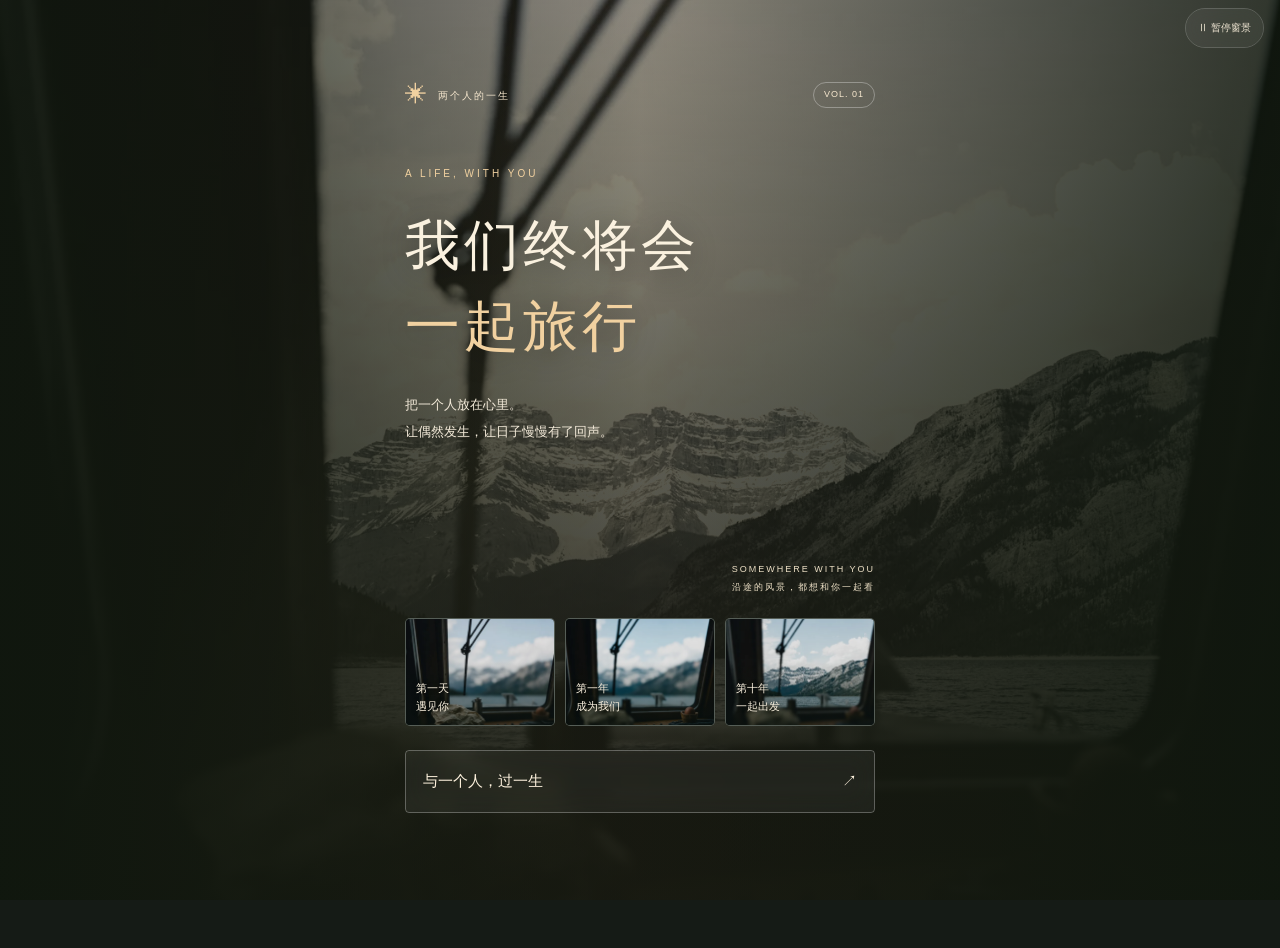
<file: mobile-preview-app.html>
<!doctype html><html lang="zh-CN"><head><meta charset="UTF-8"><meta name="viewport" content="width=device-width,initial-scale=1,viewport-fit=cover"><meta name="theme-color" content="#202a2b"><meta name="description" content="把一个人放在心里，经历一场温柔的双人人生。"><title>手机预览 · 我们终将会一起旅行</title><link rel="preload" as="image" href="img/100918f18ecb.webp"><link rel="preload" as="image" href="img/dce126a85ead.webp"><link rel="preload" as="image" href="img/58b8ff9a8a8c.webp"><meta name="robots" content="noindex"><style>
:root{--bg:#202a2b;--paper:#f2eee5;--muted:#b3bcb3;--green:#c2d2ac;--line:#ffffff20;--pink:#d8b8a5}*{box-sizing:border-box}body{margin:0;background:var(--bg);color:var(--paper);font-family:-apple-system,BlinkMacSystemFont,'PingFang SC',sans-serif;font-size:15px;line-height:1.75}button{font:inherit;cursor:pointer;color:inherit}button:focus-visible{outline:2px solid var(--green);outline-offset:5px}button{border:0}main{max-width:540px;margin:auto;min-height:100svh;padding:26px 26px max(24px,env(safe-area-inset-bottom))}header{display:flex;align-items:center;justify-content:space-between;font-size:11px;letter-spacing:2px;color:var(--muted)}.brand{display:flex;align-items:center;gap:9px}.mark{font-size:22px;color:var(--green)}.edition{border:1px solid var(--line);padding:3px 8px;border-radius:20px;font-size:9px;letter-spacing:1px}.eyebrow{font-size:10px;letter-spacing:3px;color:var(--green);text-transform:uppercase}.hero{text-align:center;padding-top:46px}.hero h1{font-family:'Noto Serif SC',serif;font-weight:400;font-size:43px;line-height:1.5;letter-spacing:5px;margin:17px 0}.hero h1 em{font-style:normal;color:var(--green)}.sub{font-size:13px;color:var(--muted);line-height:2.1}.landscape{width:100%;height:210px;display:block;margin:15px 0 20px}.primary{background:var(--green);color:#25342c;width:100%;padding:17px;border-radius:4px;font-weight:600;display:flex;justify-content:space-between;align-items:center}.quiet{background:transparent;color:var(--muted);padding:12px;font-size:12px}.footer-note{text-align:center;font-size:10px;color:#95a29b;letter-spacing:1px;margin:21px 0}.setup h2,.chapter h2,.ending h1{font-family:'Noto Serif SC',serif;font-weight:400;line-height:1.6}.setup{padding-top:40px}.setup h2{font-size:30px;margin:12px 0}.options{display:grid;gap:12px;margin:24px 0}.option{background:#ffffff04;border:1px solid var(--line);padding:19px;text-align:left;border-radius:5px}.option.selected{border-color:var(--green);background:#c2d2ac10}.option strong{font-weight:500;display:block}.option small{display:block;color:var(--muted);margin-top:5px;font-size:12px}.row{display:flex;justify-content:space-between;align-items:center}.lengths{display:flex;gap:8px;margin:10px 0 30px}.lengths button{background:transparent;border:1px solid var(--line);border-radius:25px;padding:8px 20px;font-size:12px}.lengths .selected{background:var(--green);color:var(--bg)}.game-top{margin-top:32px}.age{font-family:Georgia,serif;font-size:48px;line-height:1}.age small{font-family:sans-serif;font-size:12px;margin-left:7px;color:var(--muted)}.time-info{text-align:right;font-size:11px;color:var(--muted)}.track{height:2px;background:var(--line);margin:22px 0 9px}.track i{display:block;background:var(--green);height:2px;transition:width .6s}.track-label{display:flex;justify-content:space-between;color:#8a9993;font-size:9px}.stats{display:flex;gap:24px;margin:22px 0 26px}.stat{flex:1;font-size:10px;color:var(--muted)}.stat span{float:right;color:var(--paper)}.bar{height:3px;background:var(--line);margin-top:6px}.bar i{height:3px;display:block;background:#a8b9a0}.chapter{background:var(--paper);color:#303c35;border-radius:7px;padding:27px 25px;position:relative;box-shadow:0 10px 40px #00000010;animation:arrive .5s ease}.chapter .eyebrow{color:#7a856d;font-size:9px;letter-spacing:2px}.chapter h2{font-size:26px;margin:15px 0}.chapter p{font-size:15px;line-height:2.05;margin:0}.scene-icon{position:absolute;right:24px;top:21px;font-size:26px;color:#9aa287}.scene-line{height:1px;background:#34483220;margin:23px 0 14px}.scene-foot{font-size:10px;color:#7a8175;letter-spacing:1px}.partner{font-size:11px;color:var(--muted);margin:19px 3px 16px;display:flex;gap:10px}.partner b{font-weight:400;color:var(--green);white-space:nowrap}.actions{display:grid;gap:10px;margin-top:18px}.choice{display:flex;gap:12px;align-items:center;text-align:left;padding:15px 17px;border:1px solid #bbc8b344;background:#c2d2ac08;border-radius:4px;font-size:13px}.choice:hover{background:#c2d2ac18}.choice .num{font-family:Georgia,serif;color:var(--green);font-size:11px}.choice .arrow{margin-left:auto;color:var(--green)}.response{border-left:2px solid var(--green);padding-left:17px;margin:24px 0}.response p{font-size:14px;line-height:1.9}.response small{font-size:10px;color:var(--green);letter-spacing:2px}.callback{font-size:12px!important;color:var(--muted)}.item{display:flex;align-items:center;gap:12px;font-size:12px;padding:14px 0;color:var(--green)}.bottom{display:flex;justify-content:space-between;align-items:center;margin-top:20px}.bottom small{font-size:10px;color:#95a29b}.ending{text-align:center;padding-top:30px}.ending h1{font-size:32px;letter-spacing:3px;margin:18px 0}.ticket{background:var(--paper);color:var(--bg);padding:26px;margin:26px 0;text-align:left;border-radius:8px}.ticket-top{font-size:10px;letter-spacing:2px;color:#6d7869}.route{font-family:'Noto Serif SC',serif;font-size:23px;display:flex;justify-content:space-between;margin:19px 0}.ticket p{font-size:13px;line-height:2}.ticket-bottom{border-top:1px dashed #53644a55;padding-top:15px;margin-top:20px;display:flex;justify-content:space-between;font-size:10px}.ending .sub{max-width:360px;margin:auto}dialog{color:var(--paper);background:#263231;border:1px solid var(--line);border-radius:12px;width:min(94vw,500px);max-height:85svh;padding:24px}dialog::backdrop{background:#101a1bcc;backdrop-filter:blur(5px)}.dialog-head{display:flex;justify-content:space-between;align-items:center;position:sticky;top:-24px;background:#263231;padding:10px 0 20px;font-family:'Noto Serif SC',serif}.dialog-head button{background:transparent;padding:10px}.memory{border-top:1px solid var(--line);padding:18px 0}.memory small{color:var(--green);font-size:10px}.memory h3{font-size:16px;font-weight:400;margin:8px 0}.memory p{font-size:12px;color:var(--muted)}.empty{color:var(--muted);font-size:13px}.toast{position:fixed;bottom:30px;left:50%;transform:translateX(-50%);background:var(--paper);color:var(--bg);padding:10px 20px;border-radius:30px;font-size:12px;z-index:9;white-space:nowrap}@keyframes arrive{from{opacity:0;transform:translateY(10px)}to{opacity:1;transform:translateY(0)}}@media(min-width:800px){body{background:radial-gradient(ellipse at 20% 10%,#34473d 0,transparent 45%),#1b2425}main{border-left:1px solid #ffffff08;border-right:1px solid #ffffff08;padding-left:38px;padding-right:38px}.hero{padding-top:60px}.landscape{height:230px}}@media(max-width:370px){main{padding:22px 19px}.hero h1{font-size:37px}.chapter{padding:22px 20px}.chapter h2{font-size:23px}}@media(prefers-reduced-motion:reduce){*{animation:none!important;transition:none!important}}
/* Shared-time timeline and destination keepsake */
.age{font-family:'Noto Serif SC',serif;font-size:29px;line-height:1.4;max-width:65%;letter-spacing:1px}.age small{display:block;font-family:inherit;font-size:11px;letter-spacing:2px;margin:0 0 7px;color:var(--muted)}.time-info{max-width:35%;font-size:10px}.destination-ending{padding-top:25px}.reveal-label{text-align:center;font-size:11px;letter-spacing:2px;color:var(--green);margin:0 0 21px}.reveal-label span{margin-right:8px}.postcard{margin:0;overflow:hidden;border-radius:3px;box-shadow:0 16px 50px #0003;background:#e8dfca;min-height:400px;animation:arrive .8s ease}.postcard img{display:block;width:100%;height:auto;aspect-ratio:1080/1850}.postcard-hint{text-align:center;color:var(--muted);font-size:11px;line-height:1.8;margin:20px 0}.ending-links{margin-top:10px}.text-download{display:block;margin:0 auto}.destination-ending .footer-note{font-size:9px;margin-top:9px}.sr-only{position:absolute;width:1px;height:1px;padding:0;margin:-1px;overflow:hidden;clip:rect(0,0,0,0);white-space:nowrap;border:0}@media(max-width:370px){.age{font-size:25px}.time-info{font-size:9px}.reveal-label{font-size:10px}}
.diary-prose p{border-left:0;padding:0;margin:26px 0;line-height:2.05;text-align:justify;font-family:"Songti SC","Noto Serif SC",serif}.diary-prose time{display:block;margin-bottom:9px;font-family:inherit;font-size:12px;letter-spacing:.08em;opacity:.7}.diary-memory p{line-height:2.05;text-align:justify}.diary-memory small{letter-spacing:.06em}.letter-route p{line-height:1.9}
.letter-connection{margin:28px 0 38px;padding-top:22px;border-top:1px solid #d7cbbd}.letter-connection h2{font:22px "Songti SC",serif;color:var(--city-ink);margin:0 0 16px}.letter-connection p{font:16px/2 "Songti SC",serif;color:#514a43;margin:0;text-align:justify}@media(max-width:600px){.letter-connection h2{font-size:20px}.letter-connection p{font-size:15px;line-height:1.95}}
.letter-connection{margin:28px 0 38px;padding-top:22px;border-top:1px solid #d7cbbd}.letter-connection h2{font:22px "Songti SC",serif;color:var(--city-ink);margin:0 0 16px}.letter-connection p{font:16px/2 "Songti SC",serif;color:#514a43;margin:0;text-align:justify}@media(max-width:600px){.letter-connection h2{font-size:20px}.letter-connection p{font-size:15px;line-height:1.95}}
</style><style>:root{--bg:#171c18;--paper:#faf1df;--muted:#d2c9b7;--green:#f1d1a0;--line:#f9e9cc35}body{background:#151b16;color:var(--paper)}.cinema-bg{position:fixed;inset:0;z-index:-1;overflow:hidden;background:#2d382b}.cinema-bg img{width:100%;height:100%;object-fit:cover;object-position:center;filter:sepia(.35) saturate(.75);animation:journey-pan 24s ease-in-out infinite alternate}.cinema-bg:after{content:'';position:absolute;inset:0;background:linear-gradient(180deg,#29281880,#211a1270 30%,#11190ed9 72%,#10180ff5)}.cinema-glow{position:absolute;inset:-30%;background:linear-gradient(115deg,transparent 35%,#ffe9ad26 44%,transparent 56%);animation:window-glow 14s ease-in-out infinite}.motion-control{position:fixed;right:15px;bottom:12px;z-index:4;background:#172218bb;border:1px solid #fff3;color:#eee4d1;padding:8px 12px;border-radius:20px;font-size:10px;backdrop-filter:blur(12px)}.still .cinema-bg *{animation-play-state:paused}main{max-width:550px;padding:28px 28px 65px;border:none!important;background:transparent;position:relative}header{color:#f6e7ce;font-size:10px;letter-spacing:2px}.edition{padding:4px 10px;border-color:#ffffff50}.hero{text-align:left;padding-top:55px}.hero h1{font-size:49px;line-height:1.48;margin:23px 0;letter-spacing:4px;text-shadow:0 4px 30px #0005}.hero h1 em{color:#f1d1a0}.hero .sub{font-size:13px;color:#f3ead9;line-height:2.1}.hero .landscape{display:none}.hero-space{height:115px;display:flex;justify-content:flex-end;align-items:flex-end;padding-bottom:22px;font-size:9px;letter-spacing:2px;line-height:2;text-align:right;color:#ecdfc5}.filmstrip{display:flex;gap:10px;margin:0 0 24px}.film{position:relative;flex:1;height:108px;overflow:hidden;border:1px solid #fff4;border-radius:5px;background:#172218}.film img{height:100%;width:100%;object-fit:cover;filter:brightness(.6) sepia(.2)}.film:nth-child(2) img{object-position:90%;filter:brightness(.65) sepia(.6)}.film:nth-child(3) img{object-position:10%;filter:brightness(.55)}.film span{position:absolute;bottom:10px;left:10px;font-size:11px;line-height:1.6}.primary{background:#f0e4cd;color:#2e3829;border-radius:4px;min-height:54px;font-weight:500}.primary:hover{background:#ffefd2}.footer-note{color:#d1c9b8;font-size:10px}.quiet{color:#e0d4bf}.setup{padding-top:55px}.setup h2{font-size:34px}.setup .sub{color:#e6ddcc}.option{background:#fff1;border:1px solid #fff4;padding:23px 20px;backdrop-filter:blur(20px)}.option.selected{background:#f8d9a622;border-color:#ead4ae}.option small{color:#e4d8c5}.lengths button{border-color:#fff5;color:#eee0c9}.lengths .selected{background:#f0e4cd;color:#293425}.game-top{margin-top:40px}.age{font-size:34px;max-width:65%;color:#faedda}.age small{color:#dccdb7}.stats{padding:14px 0 20px;margin-bottom:70px;border-bottom:1px solid #fff2}.stat{color:#e3d6c0}.stat span{color:#f6e8d1}.bar i{background:#e8ce9c}.chapter{background:#fff1;color:#fff3df;border:1px solid #ffffff50;border-radius:15px;backdrop-filter:blur(24px);box-shadow:0 15px 50px #0002;padding:28px 24px}.chapter .eyebrow{color:#e4d5ba}.chapter h2{font-size:28px;line-height:1.5}.chapter p{font-size:16px;line-height:2}.scene-line{background:#ffffff30}.scene-foot{color:#d3c8b3}.scene-icon{color:#efd6ab}.partner{color:#e2d7c5;font-size:11px;line-height:1.9}.partner b{white-space:normal;min-width:100px}.choice{background:#f0e2c510;border:1px solid #ffffff50;backdrop-filter:blur(16px);font-size:14px;padding:17px;min-height:55px}.choice:hover{background:#f0e2c529}.response{background:#18221977;padding:18px 20px;border-left-color:#e9cda0;border-radius:0 8px 8px 0;backdrop-filter:blur(12px)}.response p{font-size:15px}.callback{color:#e1d3bc}.item{color:#eedbb9}.bottom{gap:6px}.destination-ending{padding-top:35px}.reveal-label{color:#f0d4aa}.postcard{border:1px solid #fff6;border-radius:7px;box-shadow:0 20px 65px #0005}.postcard-hint{color:#e8d8be}.ending-links button{font-size:12px}dialog{background:#20291ef2;border:1px solid #f5dfb64d;backdrop-filter:blur(25px);color:#f7ebd7}.dialog-head{background:#20291e;color:#f5e3c5}.memory{border-color:#fff2}.memory h3{font-family:'Noto Serif SC',serif;font-size:20px}.memory p{color:#dfd1bb;font-size:13px;line-height:2}.memory small{color:#e6c899}@keyframes journey-pan{from{transform:scale(1.1) translateX(-2%)}to{transform:scale(1.2) translateX(2%)}}@keyframes window-glow{0%,100%{transform:translateX(-15%);opacity:.35}50%{transform:translateX(18%);opacity:.8}}@media(min-width:800px){body{background:#151b16}.cinema-bg:after{background:linear-gradient(90deg,#10170ed9,#211c1470 50%,#10170ed9),linear-gradient(0deg,#10170eef,transparent)}main{padding-left:40px;padding-right:40px}.hero{padding-top:50px}.hero h1{font-size:55px}.hero-space{height:160px}}@media(max-width:370px){main{padding:24px 20px 65px}.hero h1{font-size:42px}.hero-space{height:90px}.age{font-size:28px}.chapter{padding:24px 20px}}@media(prefers-reduced-motion:reduce){.cinema-bg *{animation:none!important}}
</style><style>.accumulated{margin-top:26px;padding:22px 2px;border-top:1px solid #ffffff25}.accumulated h2{font-size:18px;font-weight:400}.accumulated h2 small{font:11px sans-serif;float:right;color:#b3bcb3}.accumulated p{font-size:12px;line-height:1.9;padding-left:16px;border-left:1px solid #becbb148;color:#d1d8cc}.accumulated time{display:block;color:#c7d3b1;font-size:10px;margin-bottom:4px}body.ending-mode{background:#f8f5ef;color:#514a43}body.ending-mode .cinema-bg,body.ending-mode #cinema-motion{display:none}body.ending-mode main{max-width:1080px;padding:0;min-height:100svh}.final-letter{background:radial-gradient(ellipse at 95% 10%,var(--city-a),transparent 65%),radial-gradient(ellipse at 0 100%,var(--city-b),transparent 60%),#f8f5ef;padding:50px 6.5% 42px;box-shadow:0 16px 60px #55493212;font-family:'Songti SC','Noto Serif SC',serif}.letter-head{display:flex;justify-content:space-between;gap:12px;padding-bottom:24px;border-bottom:1px solid #b5a38b55;color:var(--city-ink);font-size:13px;letter-spacing:2px}.letter-head i{font:italic 17px Georgia;letter-spacing:.4px}.letter-hero{display:grid;grid-template-columns:1fr 1fr;align-items:center;gap:7%;min-height:650px;padding:45px 0}.letter-photo{margin:0;padding:13px 13px 0;background:#fffefa;transform:rotate(-1deg);box-shadow:0 18px 28px #52423820}.letter-photo img{display:block;width:100%;height:auto;max-height:590px;object-fit:contain}.letter-photo figcaption{display:flex;justify-content:space-between;gap:10px;font:11px sans-serif;color:var(--city-ink);padding:17px 3px}.letter-destination small{font:14px sans-serif;color:var(--city-ink);letter-spacing:2px;border-bottom:1px solid #ae8c7060;padding-bottom:12px}.letter-destination h1{font-size:35px;font-weight:400;line-height:1.55;margin:32px 0 24px}.letter-destination h2{font-weight:400;font-size:clamp(38px,6.5vw,76px);line-height:1.25;margin:0;color:var(--city-ink);overflow-wrap:anywhere}.letter-destination i{display:block;font:italic 28px Georgia;color:var(--city-ink);margin-top:12px}.letter-destination p{font-size:22px;line-height:1.9;margin:30px 0}.letter-destination>span{font:14px sans-serif;color:var(--city-ink)}.letter-route{display:flex;gap:28px;align-items:baseline;border-block:1px solid #b5a38b55;padding:20px 0;margin-bottom:30px}.letter-route h2{font-size:22px;font-weight:400;white-space:nowrap;color:var(--city-ink)}.letter-route p{font:16px/1.9 -apple-system,sans-serif;margin:0}.letter-moments>h2{display:flex;justify-content:space-between;align-items:center;gap:20px;font-weight:400;font-size:24px;border-bottom:1px solid #b5a38b55;padding-bottom:16px}.letter-moments>h2 i{font:italic 14px Georgia;color:var(--city-ink)}.moment-grid{display:grid;grid-template-columns:1fr 1fr;gap:32px 45px;margin:30px 0 60px}.moment-grid article{display:flex;gap:18px}.moment-number{font:italic 16px Georgia;color:var(--city-ink);padding-top:6px}.moment-grid h3{font-size:21px;font-weight:400;color:var(--city-ink);margin:0 0 12px}.moment-grid h4{font-weight:400;font-size:18px;margin:0 0 8px}.moment-grid p{font:16px/1.9 -apple-system,sans-serif;margin:0;overflow-wrap:anywhere}.letter-foot{position:relative;border-top:1px solid #b5a38b55;padding-top:22px;color:var(--city-ink)}.letter-foot p{font-size:20px;margin:0 0 5px}.letter-foot i{font:italic 13px Georgia}.letter-foot span{float:right;font:11px sans-serif;letter-spacing:2px}.letter-actions{padding:25px 6.5% 40px}.letter-actions .primary{background:var(--city-ink);color:white;justify-content:center}.letter-actions .quiet{color:var(--city-ink)}.letter-actions button:disabled{opacity:.6;cursor:wait}.letter-actions #poster-status{font-size:12px;line-height:1.8;color:#776e64}.ending-links{display:flex;flex-wrap:wrap;justify-content:space-between}.poster-preview{margin-top:16px;font-size:13px}.poster-preview summary{cursor:pointer;padding:12px 0}.poster-preview img{width:100%;height:auto;margin-top:12px}body.ending-mode dialog{color:#f2eee5}@media(max-width:600px){.final-letter{padding:25px 6% 30px}.letter-head{font-size:10px;letter-spacing:.5px;padding-bottom:16px}.letter-head i{font-size:11px}.letter-hero{gap:7%;min-height:0;padding:30px 0}.letter-photo{padding:7px 7px 0}.letter-photo figcaption{font-size:8px;padding:10px 0;flex-wrap:wrap}.letter-photo figcaption span:last-child{display:none}.letter-destination small{font-size:10px;letter-spacing:1px;padding-bottom:7px}.letter-destination h1{font-size:21px;margin:18px 0 15px}.letter-destination h2{font-size:32px}.letter-destination i{font-size:15px;line-height:1.5}.letter-destination p{font-size:13px;margin:15px 0}.letter-destination>span{font-size:10px}.letter-route{display:block;padding:16px 0}.letter-route h2{font-size:19px;margin:0 0 10px}.letter-route p{font-size:14px}.letter-moments>h2{font-size:20px}.letter-moments>h2 i{display:none}.moment-grid{grid-template-columns:1fr;gap:25px;margin:25px 0 35px}.moment-grid h3{font-size:18px}.moment-grid h4{font-size:16px}.moment-grid p{font-size:14px}.letter-foot p{font-size:16px}.letter-foot span{font-size:9px}.ending-links .quiet{font-size:11px}}
</style><style id="focus-series-update">.film img,.film:nth-child(2) img,.film:nth-child(3) img{filter:brightness(.9) saturate(.88);object-position:center bottom}.film:first-child img{object-position:left bottom}.film:nth-child(2) img{object-position:right bottom}.film::after{content:"";position:absolute;inset:40% 0 0;pointer-events:none;background:linear-gradient(transparent,rgba(9,18,14,.56))}.film span{z-index:1;text-shadow:0 1px 5px #0009}</style><style id="mobile-responsive">/* Responsive safeguards: same design, readable reflow on narrow screens. */
html{-webkit-text-size-adjust:100%;text-size-adjust:100%}
main,.letter-hero>* ,.moment-grid>article>div{min-width:0}
button{touch-action:manipulation}
.primary{gap:12px;text-align:left;white-space:normal;overflow-wrap:anywhere}
.primary>span,.choice .num,.choice .arrow{flex-shrink:0}
.choice>span:nth-child(2){flex:1;min-width:0;overflow-wrap:anywhere}
.letter-hero{grid-template-columns:minmax(0,1fr) minmax(0,1fr)}
.letter-head>*{min-width:0}.letter-destination i{overflow-wrap:anywhere}
.motion-control{position:relative;display:block;right:auto;bottom:auto;margin:8px 16px 0 auto;max-width:calc(100% - 32px);min-height:40px;z-index:1}
.toast{white-space:normal;width:max-content;max-width:calc(100vw - 32px);text-align:center;bottom:max(16px,env(safe-area-inset-bottom))}
@media(max-width:600px){
 main{padding-top:16px;padding-left:max(20px,env(safe-area-inset-left));padding-right:max(20px,env(safe-area-inset-right));padding-bottom:max(32px,env(safe-area-inset-bottom))}
 .hero{padding-top:32px}.hero h1{font-size:clamp(36px,10.4vw,49px);letter-spacing:2px;text-wrap:balance}
 .film{min-width:0}.film span{left:8px;right:4px}.filmstrip{gap:8px}
 .game-top>.row{display:block}.age{min-width:0;max-width:100%;font-size:28px;overflow-wrap:anywhere}
 .time-info{max-width:none;min-width:0;text-align:left;font-size:12px;margin-top:12px}.track-label{gap:12px;font-size:11px;flex-wrap:wrap}.stats{gap:16px;margin-bottom:32px}
 .partner{flex-wrap:wrap;gap:4px}.partner b{min-width:0;flex-basis:100%}
 .bottom{flex-wrap:wrap}.quiet{min-height:44px}.accumulated p,.memory p{font-size:16px;line-height:1.9;text-align:left}
 .accumulated h2{display:flex;justify-content:space-between;align-items:baseline;gap:12px}.accumulated h2 small{float:none;flex-shrink:0}
 .final-letter{padding:24px max(20px,env(safe-area-inset-right)) 32px max(20px,env(safe-area-inset-left))}
 .letter-head{flex-wrap:wrap;gap:8px;font-size:12px;letter-spacing:0}.letter-head i{font-size:12px}
 .letter-hero{grid-template-columns:minmax(0,1fr);gap:32px;padding:32px 0;min-height:0}
 .letter-photo{width:100%;max-width:360px;justify-self:center;padding:8px 8px 0}
 .letter-photo img{width:100%;height:auto;max-height:none;object-fit:contain}
 .letter-photo figcaption{font-size:12px;line-height:1.5;padding:12px 0;overflow-wrap:anywhere}
 .letter-destination small{font-size:12px}.letter-destination h1{font-size:24px;line-height:1.5;margin:24px 0 16px}
 .letter-destination h2{font-size:36px;line-height:1.3;text-wrap:balance;overflow-wrap:anywhere}
 .letter-destination i{font-size:20px;line-height:1.4}.letter-destination p{font-size:16px;line-height:1.9}.letter-destination>span{font-size:12px}
 .letter-route p,.letter-connection p,.moment-grid p{font-size:16px;line-height:1.9;text-align:left}
 .moment-grid article{gap:12px;min-width:0}.moment-number{flex:none}.moment-grid h3{font-size:20px;line-height:1.5}.moment-grid h4{font-size:18px;line-height:1.5}
 .letter-foot{display:flex;flex-wrap:wrap;gap:8px;align-items:baseline}.letter-foot p{flex-basis:100%}.letter-foot span{float:none;margin-left:auto}
 .letter-actions{padding:24px max(20px,env(safe-area-inset-right)) max(32px,env(safe-area-inset-bottom)) max(20px,env(safe-area-inset-left))}
 .ending-links{justify-content:flex-start;gap:8px}.ending-links .quiet{padding:8px;font-size:12px}
 dialog{width:calc(100vw - 24px);padding:16px;max-height:calc(100svh - 32px)}.dialog-head{top:-16px;gap:12px}.dialog-head button{min-width:44px;min-height:44px}
}
</style><style>html{scrollbar-width:none}html::-webkit-scrollbar{display:none}</style><style id="proportional-postcard">/* One proportional editorial composition at every portrait width. */
body.ending-mode main{container-type:inline-size}
.final-letter{padding:6cqw 6.5cqw 5cqw}
.letter-head{flex-wrap:nowrap;gap:2cqw;padding-bottom:2.6cqw;font-size:2cqw;letter-spacing:.14cqw;align-items:baseline}
.letter-head i{font-size:2.2cqw;white-space:nowrap}
.letter-hero{grid-template-columns:minmax(0,1fr) minmax(0,1fr);gap:6cqw;min-height:0;padding:5cqw 0 6cqw;align-items:center}
.letter-photo{width:100%;max-width:none;justify-self:stretch;padding:1.4cqw 1.4cqw 0;box-shadow:0 2cqw 3cqw #52423820}
.letter-photo img{width:100%;height:auto;max-height:64cqw;object-fit:contain}
.letter-photo figcaption{font-size:1.65cqw;line-height:1.5;padding:1.8cqw .3cqw;gap:1cqw;flex-wrap:nowrap;overflow-wrap:anywhere}
.letter-photo figcaption span:last-child{display:block;white-space:nowrap}
.letter-destination small{font-size:2.1cqw;letter-spacing:.18cqw;padding-bottom:1.2cqw}
.letter-destination h1{font-size:4cqw;line-height:1.55;margin:4cqw 0 3cqw;letter-spacing:0}
.letter-destination h2{font-size:var(--destination-name-size,8cqw);line-height:1.3;letter-spacing:0;text-wrap:balance;margin:0}
.letter-destination i{font-size:3.2cqw;line-height:1.35;margin-top:1cqw;overflow-wrap:normal}
.letter-destination p{font-size:2.65cqw;line-height:1.9;margin:3cqw 0}
.letter-destination>span{font-size:2cqw}
.letter-route{display:block;gap:0;padding:2.7cqw 0;margin:0 0 3cqw}
.letter-route h2,.letter-connection h2{font-size:3.2cqw;line-height:1.5;margin:0 0 1.5cqw;font-weight:400}
.letter-route p,.letter-connection p{font-size:2.8cqw;line-height:1.95;text-align:left;margin:0}
.letter-connection{margin:0 0 4cqw;padding-top:2.5cqw}
.letter-moments>h2{font-size:3.2cqw;line-height:1.5;gap:2cqw;padding-bottom:1.8cqw;margin:0}
.letter-moments>h2 i{display:block;font-size:1.8cqw}
.moment-grid{grid-template-columns:minmax(0,1fr) minmax(0,1fr);gap:4cqw 5cqw;margin:3.5cqw 0 7cqw}
.moment-grid article{gap:1.5cqw;min-width:0}
.moment-number{font-size:2cqw;padding-top:.5cqw}
.moment-grid h3{font-size:2.8cqw;line-height:1.6;margin:0 0 1.2cqw}
.moment-grid h4{font-size:2.5cqw;line-height:1.6;margin:0 0 1cqw}
.moment-grid p{font-size:2.6cqw;line-height:1.9;text-align:left}
.letter-foot{display:flex;flex-wrap:wrap;gap:.7cqw;padding-top:2.7cqw;align-items:baseline}
.letter-foot p{font-size:2.6cqw;flex-basis:100%;margin:0}
.letter-foot i{font-size:1.8cqw}.letter-foot span{font-size:1.6cqw;letter-spacing:.25cqw;margin-left:auto;float:none}
</style><link rel="stylesheet" href="frosted-surfaces.css"><link rel="stylesheet" href="opening-title.css">
</head><body><div class="cinema-bg" aria-hidden="true"><img fetchpriority="high" src="img/ee888b87ab8e.webp" alt=""><div class="cinema-glow"></div></div><button class="motion-control" id="cinema-motion" aria-pressed="false">Ⅱ 暂停窗景</button><main id="app"></main><dialog id="memories"><div class="dialog-head"><span>我们的回忆抽屉</span><button id="close" aria-label="关闭回忆">✕</button></div><div id="memory-list"></div></dialog><script>const EVENTS=[{"id":0,"title":"借一个别人的身份","body":"咖啡喝了一半，你们忽然玩起假装打电话的游戏。对方把手放在耳边：你今天见的那个人，怎么样？问完，先低头笑了。","kind":"date","item":"一张咖啡店收据","choices":["假装向朋友承认心动","反问对方今天的感觉","放下假电话，直接说今天很开心"],"timing":{"min":0,"max":11},"memories":["我借着那个假装打给朋友的电话，承认了心动。","我把问题轻轻递回去，想听听你今天的感觉。","我放下那个假电话，直接告诉你今天很开心。借来的身份终于可以还回去。"]},{"id":1,"title":"在最高处慢下来","body":"摩天轮轻轻晃了一下。你抓住扶手，对方把手摊在你旁边，没碰你。窗外的灯一盏盏亮起来。","kind":"date","item":"摩天轮票根","choices":["把手放过去","指给对方看远处的灯","坦白自己有点怕高"],"timing":{"min":0,"max":11},"memories":["我把手放了过去。高处的那一刻，有了可以握住的东西。","我指给你看远处的灯，把窗外的一点明亮分给你。","我坦白自己有点怕高，让你看见镇定以外的我。"]},{"id":2,"title":"你记得的比我还多","body":"搬书时一本旧笔记掉下来。里面记着你初次见面点错的饮料，连你当时给自己找的借口都写了。","kind":"memory","item":"旧笔记","choices":["念出来逗逗对方","在旁边补上自己的版本","问那时为什么想把这件事记下来"],"timing":{"min":12,"max":120},"memories":["我把那几行字念出来逗你，连当时的借口都没有略过。","我在旁边补上自己的版本，让同一天有了两份记忆。","我问你当时为什么想记下这件小事，想听见笔迹背后的那一天。"]},{"id":3,"title":"不太熟练的一首歌","body":"对方坐在床沿，弹了三次同一段和弦。你问在练什么。对方把手机扣住，说：先不要笑，我想给你听。","kind":"home","item":"一段录音","choices":["安静听到最后","跟着轻轻打拍子","问能不能从头教我一小段"],"timing":{"min":1,"max":120},"memories":["我安静听到了最后，把这首还不熟练的歌记在心里。","我跟着轻轻打拍子，让那段和弦有了伴。","我请你从头教我一小段，让不太熟练的旋律有了两个人的练习。"]},{"id":4,"title":"走到旅馆的那段路","body":"晚饭后你们没叫车。走过一段很长的坡，对方问：如果那年没有遇见，我们现在会在做什么？","kind":"journey","item":"手绘散步路线","choices":["说一个离谱的平行人生","说说相遇后改变的事","停下来看看此刻的街景"],"timing":{"min":12,"max":120},"memories":["我说起一个离谱的平行人生，暂时把平常的自己放在一旁。","我说起遇见你以后改变的小事，才发现已经有不少。","我停下来和你看看此刻的街景，把假设里的远方暂时放回今天。"]},{"id":5,"title":"来自很久以后的便条","body":"争执后，餐桌上多了一张纸：未来的我们托我问一下，今天还能一起吃晚饭吗？落款画了两张皱巴巴的脸。","kind":"repair","item":"未来的便条","choices":["画两碗面回复","写下自己还需要一点时间","先把饭摆好，再当面回应"],"timing":{"min":6,"max":120},"memories":["我画了两碗面作答，给那张便条添上一顿两个人的饭。","我写下自己还需要一点时间，把迟疑也留在纸上。","我先把饭摆好，想当面回应那张便条。未来的我们，先从今天坐下来吃饭开始。"]},{"id":6,"title":"你怎么这么幼稚","body":"街角有个会回声的洞。对方一本正经地说它会回答问题，你刚靠近，就听见另一端传来一句：晚饭想吃什么？","kind":"date","item":"一张模糊的笑脸照","choices":["认真向回声点菜","绕到另一头抓个现行","换我到另一头出一道问题"],"timing":{"min":1,"max":120},"memories":["我认真向回声点了菜，陪你把幼稚进行到底。","我绕到另一头，想把那个偷偷逗我的人抓个现行。","我换到回声的另一头，也给你出了一道问题，认真接过这个幼稚的游戏。"]},{"id":7,"title":"这张照片只给你","body":"你在旅行中睡得东倒西歪。对方把拍到的照片递给你，问：留下还是删掉？照片里还有一只替你扶住帽檐的手。","kind":"journey","item":"一张私藏照片","choices":["留下，存在自己的相册","删掉这张，再一起拍一张","先收起来，等旅行结束再决定"],"timing":{"min":1,"max":120},"memories":["我留下那张照片，收进自己的相册。它不必给别人看。","我删掉了那一张，和你重新拍了一张属于此刻的照片。","我请你先收起照片，等旅行结束再一起看。此刻还不必替回忆下结论。"]},{"id":8,"title":"先别揉眼睛","body":"站台一阵风，你的眼睛进了灰。旁边的人递来一包未拆的纸巾，问要不要帮你看看。列车还要七分钟才来。","kind":"encounter","item":"一包纸巾","choices":["接过纸巾并道谢","请对方帮忙挡一下风","自己处理，请对方提醒我列车到站"],"timing":{"min":0,"max":0.1,"start":"new"},"memories":["我接过纸巾，认真道了谢。","我请你替我挡一挡风，把这点小麻烦交给了你。","我自己处理眼里的灰，也请你提醒列车到站。那七分钟有了一点小小的照应。"]},{"id":9,"title":"肩膀上很轻的一下","body":"分别时你们正想说什么，广播突然响了。对方轻轻碰了碰你的肩，手停了一秒。你回过头，对方还站着。","kind":"distance","item":"一张车票","choices":["走回去把话说完","挥手后发一条消息","停在原地，等对方把话说完"],"timing":{"min":0,"max":11},"memories":["我又走回去，把没有说完的话说完。","挥过手以后，我还是发去了一条消息。","我停在原地等你把话说完，没有让广播替我们结束告别。"]},{"id":10,"title":"只有两个读者的故事","body":"你在备忘录写下一个故事开头。晚些时候，对方接了一段，还把你最讨厌的蔬菜写成了反派。","kind":"dream","item":"共同写的故事","choices":["继续写下一段","给反派画一个头像","给故事里的两个人写一段对话"],"timing":{"min":1,"max":120},"memories":["我接着写下一段，让这个只有两个读者的故事继续。","我给反派画了头像，也在故事里留下自己的笔迹。","我给故事里的人写了一段对话，把想象也变成能来回回应的东西。"]},{"id":11,"title":"给未来埋一封信","body":"整理杂物时空出一个饼干盒。对方问，要不要各写一件现在还不敢说的心愿，过几年再打开？","kind":"home","item":"饼干盒时间胶囊","choices":["写下共同生活的愿望","写下一个自己的小梦想","写下此刻最想感谢对方的事"],"timing":{"min":6,"max":120},"memories":["我写下共同生活的愿望，把它交给还没到来的日子。","我写下自己的一个小梦想，留给未来的我们读。","我写下此刻最想感谢你的事，把今天的心意留给几年后的我们。"]},{"id":12,"title":"原来你会唱这首","body":"陌生城市的卡拉OK里，你以为对方会选一首很安静的歌。前奏响起，对方忽然站上小台阶，认真唱得跑了调。","kind":"journey","item":"点歌单","choices":["跟着一起跑调","笑着录下这段声音","点一首两个人都不熟的歌"],"timing":{"min":1,"max":120},"memories":["我也跟着唱，连跑调都没有避开。","我笑着录下那段声音，给以后留一点可以重听的快乐。","我点了一首两个人都不熟的歌，想和你一起从第一句慢慢找。"]},{"id":13,"title":"还有一句没说完","body":"出租车刚停稳，你发现对方隔着人群朝你走回来。对方站定，先喘了一口气：刚才走得太急了。","kind":"distance","item":"一次补上的告别","choices":["给对方一个拥抱","问刚才想说什么","说出自己刚才没来得及说的话"],"timing":{"min":0,"max":11},"memories":["我给了你一个拥抱，让那句没说完的话暂时停在这里。","我问起你刚才想说什么，不想漏掉那半句话。","我说出刚才没来得及说的话，让这次折返有了我的那一半。"]},{"id":14,"title":"第一次合上拍子","body":"路边琴行允许试琴。你按了几个音，对方跟着敲起桌沿。一开始总错开，第三次却突然合上了。你们同时看向彼此。","kind":"date","item":"一小段旋律","choices":["再一起试一次","把刚才的节奏录下来","交换角色，让对方弹我来打拍子"],"timing":{"min":0,"max":11},"memories":["我和你又试了一次，慢慢找同一个拍子。","我录下刚才的节奏，留住这一次合拍。","我和你交换了位置，试着从你的那一边找到同一个拍子。"]},{"id":15,"title":"空出来的那一角","body":"你随口说过想重新画画。一天回家，窗边多了腾空的小桌，旁边放着你很久没用的笔。对方问：这个光线可以吗？","kind":"dream","item":"窗边小桌","choices":["坐下画今天的窗景","请对方也搬把椅子来","先把想画的东西摆到桌上"],"timing":{"min":6,"max":120,"needs":"home"},"memories":["我坐下来画今天的窗景，让空着的那一角有了用途。","我请你也搬把椅子过来，窗边便不只是我的位置。","我先把想画的东西摆到桌上，让那个为我腾出的角落开始有自己的日常。"]},{"id":16,"title":"你的夜晚我的早晨","body":"你端着早餐，对方那边已经关了大灯。视频里只有一盏床头灯亮着。你说今天没什么特别的，对方说那就听你吃完。","kind":"distance","item":"一张视频截图","choices":["讲一件今天的小事","陪对方安静待一会儿","给对方看看窗外的早晨"],"timing":{"min":1,"max":120,"needs":"distance"},"memories":["我讲了一件今天的小事，把自己这边的日子递给你。","我陪你安静待了一会儿，没有急着填满沉默。","我把窗外的早晨给你看，让你那边的夜里也有一点我这里的光。"]},{"id":17,"title":"回家以后可以哭","body":"你见了一位很久不见的旧友，回家时心里很乱。对方没有追问，只把沙发上的毯子掀开，给你留出一半。","kind":"repair","item":"沙发上的毯子","choices":["靠过去慢慢讲","说想先安静一会儿","请对方陪我下楼走一小段"],"timing":{"min":6,"max":120,"needs":"home"},"memories":["我靠过去，慢慢讲起心里的事。","我说想先安静一会儿，把说不出口的部分留到以后。","我请你陪我下楼走一小段，想在说话之前先把呼吸慢下来。"]},{"id":18,"title":"临时搭档","body":"小店把你们误认成报名参加游戏的搭档。你刚要解释，对方已经举起号码牌，又转头等你的意思。","kind":"encounter","item":"临时号码牌","choices":["一起试试这个小游戏","笑着说明情况再聊几句","先问清游戏规则再决定"],"timing":{"min":0,"max":0.1,"start":"new"},"memories":["我和你试了试那个小游戏，先做了一回临时搭档。","我笑着说明情况，又和你多聊了几句。","我先问清游戏的规则，再决定怎样和你搭档，没有急着答应，也没有急着走开。"]},{"id":19,"title":"打给以前的自己","body":"你们经过一座废弃电话亭。对方拿起听筒，假装给年轻的自己打电话：不用着急，你后来会遇到一个很有意思的人。","kind":"memory","item":"电话亭合影","choices":["接过听筒继续说","问对方以前最担心什么","给未来的自己也留一句话"],"timing":{"min":36,"max":120},"memories":["我接过听筒，把想说给从前自己的话接了下去。","我问起你从前最担心什么，想认识那时的你。","我也给未来的自己留了一句话，让这座电话亭同时接通从前和以后。"]},{"id":20,"title":"新年的零点差一点","body":"朋友们倒数时，你们碰巧站在一起。零点的欢呼盖过了对方一句话。你只看见对方说完后有点不好意思。","kind":"date","item":"一张新年合照","choices":["请对方再说一遍","先祝对方新年快乐","问刚才那句话能不能留给我单独听"],"timing":{"min":0,"max":11},"memories":["我请你再说一遍，不想让那句话被零点的热闹盖过去。","我先祝你新年快乐，把第一句祝福交给你。","我问你那句话能不能单独再讲给我听，不想让它只属于倒数的人群。"]},{"id":21,"title":"喜欢是说得出细节","body":"对方说喜欢你把热杯子捧在两只手里，也喜欢你看见小狗就走慢。你有点意外，这些事你自己都没注意过。","kind":"date","item":"一封具体的告白","choices":["告诉对方你注意到的习惯","问还有什么被悄悄记住了","也说一个自己不太容易被注意的习惯"],"timing":{"min":0,"max":11},"memories":["我说起自己留意到的习惯，喜欢终于有了具体的样子。","我问你还有什么悄悄记住的事，想听完那些小细节。","我说起另一个不太容易被看见的习惯，主动把认识我的路再打开一点。"]},{"id":22,"title":"深夜长一点的消息","body":"聊天框里第一次出现很长一段话。对方说起家里一位重要的人，末尾又补了一句：太晚了，你明天回也可以。","kind":"encounter","item":"一段夜间消息","choices":["现在认真回复","先说收到，明早好好聊","问现在是否方便打个短电话"],"timing":{"min":0,"max":0.1,"start":"new"},"memories":["我在那个深夜认真回了消息，没有把回应留到明天。","我先告诉你收到了，约好明早再好好聊。","我问你现在是否方便打个短电话，想听听那些文字说出来时的声音。"]},{"id":23,"title":"先听见熟悉的名字","body":"约见的公园里，你还在找人，先听见有人叫聊天里那只小狗的昵称。你顺着声音看过去，对方也正在找你。","kind":"encounter","item":"初见公园的小叶子","choices":["主动挥挥手","先向小狗打个招呼","先发消息告诉对方自己的位置"],"timing":{"min":0,"max":0.1,"start":"new"},"memories":["我主动挥了挥手，让你看见我。","我先和小狗打了招呼，再走进这次相遇。","我先把位置发给你，让两个人的寻找少绕一点路。"]},{"id":24,"title":"记住一个声音","body":"社区分享会上，有人讲起第一次独自搬家的经历。没有漂亮结尾，只有凌晨装反的柜门。你听着笑了，对方正好看见。","kind":"encounter","item":"分享会小票","choices":["散场后聊聊自己的搬家","请教柜门后来怎么装好的","分享自己第一次独立做成的小事"],"timing":{"min":0,"max":0.1,"start":"new"},"memories":["散场以后，我聊起自己的搬家，接住了刚才的话题。","我问起那扇柜门后来怎样装好，想把这个小故事听完。","我说起第一次独立做成的小事，让那段搬家的故事接到自己的生活里。"]},{"id":25,"title":"为一个背包折回来","body":"观景台快关门了。你返回取遗落的包，发现刚才聊过天的人替你守着。对方说：还好，你回来了。","kind":"encounter","item":"观景台门票","choices":["邀请一起下楼","认真道谢并交换联系方式","问对方有没有落下东西，一起再检查一次"],"timing":{"min":0,"max":0.1,"start":"new"},"memories":["我邀请你一起下楼，把相处的时间再延长一点。","我认真道谢，和你交换了联系方式。","我也问你有没有落下东西，陪你再检查一次，不想只有自己被照顾。"]},{"id":26,"title":"聚会之后的小花园","body":"和对方的朋友吃过饭，你们绕进一处安静花园。对方问刚才有没有不自在，还学了一遍朋友夸张的笑声。","kind":"date","item":"花园门口的照片","choices":["说说刚才最喜欢的瞬间","坦白一个有点拘谨的地方","请对方说说自己刚才的感受"],"timing":{"min":0,"max":11},"memories":["我说起刚才最喜欢的瞬间，让聚会的余温多停了一会儿。","我坦白了自己有些拘谨的地方，没有装作游刃有余。","我请你也说说刚才的感受，让聚会后的交谈不只是关于我。"]},{"id":27,"title":"随手画的东西长大了","body":"纪念日蛋糕上有一只歪歪扭扭的小鸟。旁边放着对方练习时的草稿，最初画错的那条腿也被留在了蛋糕上。","kind":"memory","item":"小鸟蛋糕装饰","choices":["找出当年的原画","给这只鸟补上下一段故事","给今年的小鸟添一个新细节"],"timing":{"min":12,"max":120},"memories":["我找出当年的原画，重新看那个最初的念头。","我替那只鸟补上下一段故事，让它继续往前飞。","我替今年的小鸟添了一个新细节，让纪念日也留着现在的笔迹。"]},{"id":28,"title":"一座装在玻璃里的小城","body":"对方送来一个小小的雪景球。你摇了一下，里面的雪慢慢落下。对方说它很像你提过的那个冬天。","kind":"date","item":"雪景球","choices":["讲讲那个冬天","约定真的去看一次雪","把雪景球放到一起能看见的地方"],"timing":{"min":1,"max":120},"memories":["我讲起那个冬天，把玻璃里的小城接回自己的记忆。","我和你约定，真的去看一次雪。","我把雪景球放到我们都能看见的地方，让那个冬天在日常里停一停。"]},{"id":29,"title":"每天经过的窗口","body":"在你每天工作的窗口，对方递进来的不是取件单，而是一张手写邀请：下班以后，愿意和我商量一个家吗？","kind":"home","item":"窗口里的邀请","choices":["下班一起认真谈谈","约个不匆忙的周末再谈","先写下对家的期待，再约时间交换"],"timing":{"min":6,"max":120},"memories":["我约你下班后认真谈谈，让话有一段完整的时间。","我约了一个不匆忙的周末，把重要的话留给从容的时候。","我先写下自己对家的期待，约你找个完整的时间交换，不让重要的愿望匆忙经过窗口。"]},{"id":30,"title":"到了你熟悉的地方","body":"你们路过对方长大的街区。平时话不多的人，忽然能讲出每一家小店的旧名字，还知道哪一段路会开花。","kind":"journey","item":"故乡街道地图","choices":["请对方带路走慢一点","选一家老店坐下来听","问哪里是对方最想再去一次的地方"],"timing":{"min":1,"max":120},"memories":["我请你带路，也请你走慢一点，让我看看你熟悉的地方。","我选了家老店坐下来，准备慢慢听你讲。","我问你最想再去哪个地方，想让这次同行也回应你的惦记。"]},{"id":31,"title":"出发前说清楚","body":"行李都收好了，你们却还没决定接下来住在哪座城。对方坐到箱子旁边，说：这次别各自猜了。","kind":"repair","item":"共同生活计划","choices":["把自己的顾虑说出来","先听对方想怎么生活","先定一个试住期限，不急着永久决定"],"timing":{"min":6,"max":120},"memories":["我说出自己的顾虑，把行李以外的事情也摊开来。","我先听你想怎样生活，没有急着替两个人作答。","我提议先定一段试住时间，让两个人有机会亲自看看再决定。"]},{"id":32,"title":"一双手套两个口袋","body":"小摊只剩最后一副你们都喜欢的手套。对方开玩笑说一人一只算了。最后真的各揣一只，边走边笑。","kind":"encounter","item":"半副手套","choices":["约下次交换着戴","请对方喝杯热饮暖手","各买别的款式，把喜欢的这一副留在记忆里"],"timing":{"min":0,"max":0.1,"start":"new"},"memories":["我约好下次交换着戴，让一双手套有了轮流的用法。","我请你喝杯热饮，想让空着的那只手也暖起来。","我提议各自选别的款式，那副都喜欢的手套可以先留在今天的笑里。"]},{"id":33,"title":"另一只回来了","body":"你把旧手套放在桌上晾干，旁边不知何时多了另一只。对方从厨房探头：凑齐了，冬天可以出门了。","kind":"memory","item":"重新凑齐的手套","choices":["提议去散步","把两只并排拍下来","把这一对手套收在同一个地方"],"timing":{"min":12,"max":120,"prior":32,"gap":6},"memories":["我提议去散步，让这一天再多一段并肩的路。","我把两只并排拍下来，留下重新凑成一对的样子。","我把两只手套收在一起，让下次出门不必再找另一只。"]},{"id":34,"title":"先看见你怎么待别人","body":"餐厅里一个小孩打翻了水。邻桌的人先扶住杯子，又把自己的纸巾递过去。后来你们在门口一起等雨停。","kind":"encounter","item":"餐厅便签","choices":["聊聊这场突然的雨","问对方常来这家店吗","把自己多带的纸巾也递过去"],"timing":{"min":0,"max":0.1,"start":"new"},"memories":["我聊起这场突然的雨，给初次的交谈找了一个开头。","我问你是不是常来这家店，想从这里认识你。","我把多带的纸巾也递过去，让这场突然的雨里多一点能做的小事。"]},{"id":35,"title":"去你想去的地方","body":"对方一直想去海边写生，终于安排了一个短假。你收到一张画到一半的海，又收到一句：旁边还有个空位置。","kind":"journey","item":"半张海景画","choices":["去陪对方几天","送去一段声音陪着画","问能不能为那幅画留一个共同的题目"],"timing":{"min":6,"max":120},"memories":["我去陪你住了几天，让远方暂时近一点。","我送去一段声音，陪着你画画。","我问能不能一起给那幅画起个名字，先用一个题目坐到你身旁。"]},{"id":36,"title":"陌生城市的一条岔路","body":"地图建议走大路，巷子里却飘出面包香。对方停在路口看你：要不要暂时不按计划？","kind":"journey","item":"面包纸袋","choices":["一起拐进小巷","先买面包再按原路走","记下小巷的位置，约另一天专程来"],"timing":{"min":1,"max":120},"memories":["我和你拐进小巷，让陌生的城市多出一条我们的路。","我先买了面包，再和你沿原路走。","我记下小巷的位置，约你另一天专程来，不让面包香只成为路上的一次错过。"]},{"id":37,"title":"理想清单之外","body":"你整理旧手机，翻出以前写的理想伴侣清单。眼前的人和上面不太一样，却正记得替你把水放凉。","kind":"memory","item":"旧手机里的清单","choices":["把这件事讲给对方听","重新写下现在重视的事","把旧清单收好，暂时不改写它"],"timing":{"min":6,"max":120},"memories":["我把这件事讲给你听，让你知道我如今在意什么。","我重新写下现在重视的事，把旧清单留在了过去。","我收好那份旧清单，让从前的想象和眼前的你各有自己的位置。"]},{"id":38,"title":"给你留了一个枕头","body":"客厅被搭成一个小帐篷，顶上贴着纸星星。对方从里面探出头，把多出来的枕头往旁边拍了拍。","kind":"home","item":"纸星星","choices":["钻进去一起躺着","去拿两杯热饮回来","给帐篷添一盏小灯"],"timing":{"min":6,"max":120,"needs":"home"},"memories":["我钻进去和你一起躺着，收下那个为我留出的枕头。","我去拿了两杯热饮回来，给这片小天地添一点暖。","我给小帐篷添了一盏灯，让客厅里这个临时的家亮起来。"]},{"id":39,"title":"在货架之间猜音乐","body":"旧唱片店里，对方拿起一张封套哼起前奏。你没猜中，对方换了一种更夸张的唱法，自己先笑得接不上气。","kind":"date","item":"唱片店收据","choices":["接着猜下一首","选一首让对方猜","请对方讲讲为什么喜欢这张唱片"],"timing":{"min":0,"max":120},"memories":["我接着猜下一首，舍不得让这个小游戏结束。","我选了一首让你猜，把出题的机会接过来。","我请你讲讲为什么喜欢这张唱片，想在前奏之外听到你的故事。"]},{"id":40,"title":"绕一点路才还给你","body":"你们约好用三张小纸条安排一次寻宝。最后的目的地是你常去的面馆，对方正替你占着靠窗的位置。","kind":"date","item":"三张寻宝纸条","choices":["照着线索慢慢找","一路发语音汇报进度","在找到的纸条背面留一句回应"],"timing":{"min":1,"max":120},"memories":["我照着线索慢慢找，让绕远的路也有了意思。","我一路发语音，把寻找的进度都讲给你听。","我在找到的纸条背面留下回应，让寻找的路也带着我的字迹。"]},{"id":41,"title":"这次不躲在文字后面","body":"你写了一条邀请，删掉又重写。对方刚好经过，你把手机收起来。机会只是一句很普通的：周末有空吗？","kind":"encounter","item":"第一次邀请","choices":["当面把邀请说出来","整理好以后发出去","坦白自己刚才一直在犹豫怎么开口"],"timing":{"min":0,"max":0.1,"start":"new"},"memories":["我当面说出了邀请，没有再躲到文字后面。","我整理好想说的话，终于把消息发了出去。","我坦白自己刚才一直在想怎样开口，把那点笨拙也交给了你。"]},{"id":42,"title":"不太熟悉的舞步","body":"小广场有人跳舞。对方问要不要试一下，你说不会。对方把脚往旁边挪：正好，我也只会这一步。","kind":"date","item":"广场上的短视频","choices":["跟着试一步","先坐旁边一起看","请对方先示范，我帮忙数拍子"],"timing":{"min":0,"max":120},"memories":["我跟着试了一步，把生疏也带进了音乐里。","我和你先坐在旁边看。不必立刻学会，先并肩待着也很好。","我请你先示范，自己在旁边数拍子，用另一种方式走进这支舞。"]},{"id":43,"title":"第二次说起同一件事","body":"上次谈未来时，你们不欢而散。今天对方带来一张重新画过的计划表，里面多了你说过的重要事情。","kind":"repair","item":"改过的计划表","choices":["一起继续修改","先肯定被认真听见的部分","先选一件能落实的小事试着改变"],"timing":{"min":6,"max":120},"memories":["我和你继续修改，让第二次谈起这件事有了新的进展。","我先说起那些被认真听见的部分，让你知道我有留意。","我先和你选一件能做到的小事，想让重新画过的计划从行动里开始。"]},{"id":44,"title":"原来你没有离开","body":"你误以为对方已经接受异地工作，几天都不敢问。晚饭时对方拿出两份方案：还没定，我想听听你的。","kind":"repair","item":"两份工作方案","choices":["坦白这几天的误会","逐项讨论两个方案","先确认什么时候必须作决定"],"timing":{"min":6,"max":120},"memories":["我坦白这几天的误会，不再让猜测替自己说话。","我和你逐项讨论两个方案，把分歧一件件摊开。","我先问清决定的期限，想给讨论留足时间，也不让误会继续拖着。"]},{"id":45,"title":"替你接来想见的人","body":"你身体不舒服，又有点想家。对方问清你的意思，去接了一位你想见的亲人，回来时还带着熟悉味道的粥。","kind":"home","item":"一只保温饭盒","choices":["一起吃一点热粥","让对方也坐下休息","问对方今天有没有好好吃饭"],"timing":{"min":6,"max":120},"memories":["我和你一起吃了点热粥，先照顾眼前这顿饭。","我让你也坐下来歇歇，不想只被你照顾。","我问你今天有没有好好吃饭，在被照顾的时候也想看见你的需要。"]},{"id":46,"title":"半夜一起收拾水渍","body":"洗衣机排水管松了。你们半夜赤脚站在毛巾上，一个拧管子，一个递盆。处理完，谁也忍不住笑了。","kind":"home","item":"两双湿拖鞋","choices":["分工把地擦干","先递条干毛巾给对方","先暂停洗衣，商量明天怎么处理"],"timing":{"min":6,"max":120,"needs":"home"},"memories":["我和你分工擦干地上的水，收拾这个意外的夜晚。","我先递给你一条干毛巾，把地上的事放慢了一步。","我先停下洗衣，和你商量明天再处理剩下的事，不想把疲惫硬撑成能干。"]},{"id":47,"title":"回来是我的选择","body":"独自在另一座城生活一阵后，你再次来到熟悉的门口。这一次你有了自己的工作和计划，对方开门时没有催你做决定。","kind":"distance","item":"一把旧钥匙","choices":["说说这段时间的变化","邀请对方出去走走","约定先见几次，再讨论以后怎么相处"],"timing":{"min":6,"max":120,"needs":"distance"},"memories":["我说起这段时间的变化，重新把自己介绍给你。","我邀请你出去走走，给这次重逢留一段路。","我约你先慢慢见几次，不让一次回来就替以后作完所有决定。"]},{"id":48,"title":"写在你手边的话","body":"朋友聚会很热闹。你谈起一件在意的事，对方没插嘴，只把餐巾纸推过来，上面写着：我听见了，回去我们慢慢聊。","kind":"date","item":"一张餐巾纸","choices":["在纸上写下回应","轻轻碰一下对方的手","把纸条收好，约好散场后再聊"],"timing":{"min":0,"max":11},"memories":["我在纸上写下回应，让你的话旁边有了我的笔迹。","我轻轻碰了碰你的手，把回应留在那个小动作里。","我收好那张纸条，约你散场后继续聊，让被听见的那句话有一个下文。"]},{"id":49,"title":"终于看见你工作的地方","body":"第一次去对方的工作室，你认出视频里常出现的那扇窗。对方把第二把椅子拖过来，说这个位置下午有阳光。","kind":"home","item":"工作室窗景","choices":["坐下陪一会儿","请对方介绍正在做的东西","问下次能不能带自己的东西来一起忙"],"timing":{"min":1,"max":120},"memories":["我坐下来陪了一会儿，看你在熟悉的地方忙碌。","我请你介绍正在做的东西，想听懂你的日常。","我问下次能不能带自己的事来做，想和你试试各自忙碌也坐在一起的日子。"]},{"id":50,"title":"把窗边留给你","body":"入住小旅馆时，你多看了两眼窗外。对方注意到了，和你商量把两把椅子挪过去，早餐就在那里吃。","kind":"journey","item":"窗边早餐照片","choices":["一起搬椅子","先去买明早的面包","先拍下窗外，留作这次入住的第一张照片"],"timing":{"min":1,"max":120},"memories":["我和你一起搬椅子，把窗边的位置安顿下来。","我先去买明早的面包，让明天从一顿早餐开始。","我先拍下窗外，让这段旅程从我们都多看了一眼的风景开始。"]},{"id":51,"title":"又是这扇窗","body":"许多年后，你们住回那家小旅馆。窗框换了颜色，远处的山还在。对方站到旧照片里的位置，等你按快门。","kind":"memory","item":"两张相隔多年的照片","choices":["照着旧姿势再拍一次","拍下现在自然的样子","拍下窗框和山，留下这些年的变化"],"timing":{"min":60,"max":120,"prior":50,"gap":48},"memories":["我照着旧姿势又拍了一次，留给两张照片慢慢对照。","我拍下此刻自然的样子，让今天拥有自己的模样。","我把窗框和山一起拍下，想记住变化的部分，也记住还在的部分。"]},{"id":52,"title":"空房子里的想象","body":"看房结束，你们站在还没有家具的客厅。对方用脚尖比画：这里够不够你放一张写字桌？","kind":"home","item":"第一张房间草图","choices":["也替对方留一个角落","先讨论各自最需要的空间","量一下空间，再各画一份布置"],"timing":{"min":6,"max":120},"memories":["我也替你留了一个角落，让空房子装得下两个人。","我先和你讨论各自最需要的空间，把彼此都放进打算里。","我先量了量空房间，约你各画一份布置，让两种生活都能被看见。"]},{"id":53,"title":"回到自己选的生活","body":"你从老家回到共同生活的城市。对方在出口接过一件行李，没有问什么时候彻底定下来，只问今天想先回家还是吃饭。","kind":"distance","item":"到站的小票","choices":["先回家休息","找个安静地方一起吃饭","先讲讲这次回家的感受"],"timing":{"min":6,"max":120,"needs":"home"},"memories":["我先回家休息，把自己安放回熟悉的生活。","我找了个安静的地方和你吃饭，慢慢回到日常。","我先讲起这次回家的感受，让行李之外的东西也有地方放下。"]},{"id":54,"title":"突然下雨的阳台","body":"雨毫无预兆地下大了。你们同时冲向阳台，一人抱回床单，一人抢救花盆，最后站在门口检查彼此湿了多少。","kind":"home","item":"被救回的小花盆","choices":["先帮对方擦干头发","把抢救清单念成笑话","先换下湿衣服，剩下的待会一起收拾"],"timing":{"min":6,"max":120,"needs":"home"},"memories":["我先帮你擦干头发，再顾阳台上的忙乱。","我把抢救清单念成了笑话，让这场雨多了一点好笑的记忆。","我先换下湿衣服，约你待会儿一起收拾，照顾好人再照顾阳台。"]},{"id":55,"title":"谢谢你一直认真听","body":"对方要去外地参加一个重要机会。你送到车站才想起，有句话一直没说：以前那些很不成熟的想法，你都认真听过。","kind":"distance","item":"一封出发前的信","choices":["现在当面说出来","写下来让对方路上看","问对方临行前最需要哪一种支持"],"timing":{"min":6,"max":120,"needs":"distance"},"memories":["我当面说出感谢，不再留着等更合适的时候。","我把感谢写下来，让你能在路上慢慢看。","我问你临行前最需要什么，想让感谢也变成此刻能做的一件事。"]},{"id":56,"title":"教我怎样看懂它","body":"对方喜欢的诗集你总读不进去。今天你翻到一页，问为什么喜欢这一首。对方先问你读到了什么，没有急着讲答案。","kind":"dream","item":"折角的诗页","choices":["说说自己的真实感受","请对方读给你听","把读不懂的那一行指给对方看"],"timing":{"min":0,"max":120},"memories":["我说出自己的真实感受，没有假装都能看懂。","我请你读给我听，想借你的声音靠近它。","我把读不懂的那一行指给你看，不假装明白，也不急着放弃。"]},{"id":57,"title":"信里只有很小的事","body":"这次出差没有特别的见闻。对方发来的消息却写了路边树开花、便利店换了招牌，还有家里植物新长的一片叶子。","kind":"distance","item":"一封日常来信","choices":["回报自己这边的小事","约定今晚一起看月亮","把这封日常消息存成一页记录"],"timing":{"min":6,"max":120,"needs":"distance"},"memories":["我也讲起自己这边的小事，让信里的日常有了来回。","我和你约好今晚看月亮，让两边的夜晚有一点相同。","我把这封没有大事的消息存下来，让远方普通的一天也有一页位置。"]},{"id":58,"title":"只有我们知道的缩写","body":"你们给旧旅行箱贴了一张手写贴纸，上面是一个外人看不懂的缩写。路上每次认行李，你都会先看到它。","kind":"journey","item":"缩写行李贴","choices":["为缩写编个好笑的解释","把真正含义记进日记","给贴纸拍照，记下第一次带它出发的日子"],"timing":{"min":12,"max":120},"memories":["我替那个缩写编了个好笑的解释，留作我们自己的玩笑。","我把真正的含义记进日记，不让时间把它弄丢。","我拍下那张贴纸，记住它第一次陪我们出发的日子。"]},{"id":59,"title":"先坐下来再说","body":"久别后，你们在花园碰面。准备好的话忽然都忘了。对方擦掉椅子上的落叶，拍拍旁边的位置。","kind":"distance","item":"花园长椅照片","choices":["坐下慢慢聊","先一起看看周围的变化","先说自己现在最想说的一句话"],"timing":{"min":6,"max":120,"needs":"distance"},"memories":["我坐下来慢慢聊，给重逢留一点耐心。","我先和你看看周围的变化，再慢慢说到我们。","我先说出此刻最想说的一句话，不再从忘掉的准备里寻找开头。"]},{"id":60,"title":"风从两个人之间经过","body":"海边观景台的风很大。你站在栏杆内，对方伸手替你按住快飞走的帽子，另一只手等着你来牵。","kind":"journey","item":"被风吹乱的合影","choices":["牵住那只手","站近一点一起看海","把帽子收好，和对方听一会儿海风"],"timing":{"min":0,"max":120},"memories":["我牵住了那只手，让风从别的地方经过。","我站近了一点，和你一起看海。","我把帽子收好，和你听了一会儿风，把靠近留在安静里。"]},{"id":61,"title":"去你熟悉的小聚会","body":"你跟对方来到一间有现场音乐的小馆。这里没有正式舞池，几个人挪开凳子就跳起来。对方抬抬眉，等你一起。","kind":"date","item":"小馆的桌号牌","choices":["一起加入他们","在桌边轻轻跟着节奏","请对方介绍这里常听的音乐"],"timing":{"min":0,"max":120},"memories":["我和你一起加入他们，试着走进你熟悉的热闹。","我在桌边轻轻跟着节奏，用自己的方式待在这里。","我请你介绍这里常听的音乐，想先从声音认识你的这处日常。"]},{"id":62,"title":"终于修好那扇窗","body":"早年你说想要一个能晒太阳的角落。后来生活忙乱，计划一直没做。这个周末，对方找出工具，问要不要从修窗开始。","kind":"home","item":"窗台的一小块木头","choices":["一起动手","先画个简单的布置图","先确认工具和时间，再一起开工"],"timing":{"min":36,"max":120,"needs":"home"},"memories":["我和你一起动手，把那扇窗的事做完。","我先画了张简单的布置图，给接下来的日子留个轮廓。","我先和你确认工具与时间，让搁了很久的愿望有一个能开始的下午。"]},{"id":63,"title":"把这一生读给你听","body":"相伴的日子渐长，你们把保存的票根、照片和便条铺满桌子。对方挑出第一张，读到一半，笑得把眼镜摘下来。","kind":"memory","item":"一起整理的回忆册","choices":["接着讲后来的事","录下对方讲故事的声音","替票根和便条按时间排一排"],"timing":{"min":36,"max":120},"memories":["我接着讲后来的事，让我们的故事再往前一点。","我录下你讲故事的声音，想把讲述本身也留下。","我把票根和便条按时间排好，让铺满桌子的日子重新连起来。"]},{"id":64,"title":"同时站在两个地方","body":"旅行地图上有一条城市分界线。你随口说想同时站在两边。对方记住了，第二天特意带你走到那块不起眼的路牌前。","kind":"journey","item":"分界线合影","choices":["一人站一边拍张照","一起跨过去再跨回来","记下路牌上的名字，写一句旅行备注"],"timing":{"min":1,"max":120},"memories":["我和你一人站一边拍照，留住这个特别的位置。","我和你一起跨过去，又跨回来，认真玩了一回这个小把戏。","我记下路牌的名字，给这段不起眼的路留一句属于我们的备注。"]},{"id":65,"title":"为一颗星提前准备","body":"你提过想看流星。对方查好天气，借来两把折叠椅，又装了一壶热水。出门前还问：等不到也可以，就当看夜空。","kind":"journey","item":"夜空观察便签","choices":["一起出门试试","准备一份夜间小点心","也准备一份对方会喜欢的小东西"],"timing":{"min":1,"max":120},"memories":["我和你一起出门试试，让准备有了开始。","我准备了一份夜间小点心，把等待也照顾进去。","我也准备了一份你会喜欢的小东西，让等待星星的夜里有来有回。"]},{"id":66,"title":"今天没有大事也想告诉你","body":"异地后的一个普通晚上，聊天内容快用完了。对方发来一张晚饭照片：卖相一般，但这个我也想让你知道。","kind":"distance","item":"第一周的晚饭照片","choices":["发回自己的晚饭","打电话一起吃完","问对方这顿饭最想分享哪一口"],"timing":{"min":6,"max":120,"needs":"distance"},"memories":["我把自己的晚饭发给你，让普通的一餐有了分享的人。","我打了电话，和你一起吃完这顿饭。","我问你这顿饭最想分给我哪一口，让远处的晚饭有了可以一起想象的味道。"]},{"id":67,"title":"自行车停在咖啡店外","body":"很久不见，你把自行车锁好，抬头发现对方坐在窗边。那人看见你，先把对面的杯垫摆正。","kind":"distance","item":"一张咖啡杯垫","choices":["进去坐下聊聊","隔着玻璃先挥手","先问一句，这些日子过得好吗"],"timing":{"min":6,"max":120,"needs":"distance"},"memories":["我走进去坐下，和你慢慢聊。","我隔着玻璃先挥了挥手，让见面从窗外开始。","我先问你这些日子过得好吗，让重逢从今天的你开始。"]},{"id":68,"title":"总响的柜门不响了","body":"你每次开柜门都要扶一下。某天回家，它忽然稳稳停住。对方手上还留着一点木屑，说刚好找到了合适的螺丝。","kind":"home","item":"一颗备用螺丝","choices":["认真说一声谢谢","接过工具收拾桌面","请对方教我下次怎么处理"],"timing":{"min":6,"max":120,"needs":"home"},"memories":["我认真说了一声谢谢，为那件终于安静下来的小事。","我接过工具收拾桌面，把剩下的活接过来。","我请你教我下次怎样处理，不想让照顾总是只有一个人会做。"]},{"id":69,"title":"你的杯子有了固定位置","body":"朋友来家里做客，问多出来的杯子是谁的。对方很自然地说：这是你的，别放错格子。你才发现它已经有自己的位置。","kind":"home","item":"专属杯子位置","choices":["给杯底画个小记号","也替对方整理一个格子","和对方商量其他常用物品放在哪里"],"timing":{"min":6,"max":120,"needs":"home"},"memories":["我在杯底画了个小记号，认领这个小小的位置。","我也替你整理出一个格子，让你的东西有地方可放。","我和你商量其他东西的位置，让多出来的杯子慢慢接到真实的日常。"]},{"id":70,"title":"选一件别人看不懂的东西","body":"旧物市集上你们都停在一幅不出名的小画前。画里只是两把椅子。对方说有点像你们昨晚坐过的地方。","kind":"date","item":"旧市集的小画","choices":["买回去挂在家里","拍下来以后自己画一幅","先问问小画的来历"],"timing":{"min":1,"max":120},"memories":["我把它买回去挂在家里，留下只有我们懂得的喜欢。","我先拍下来，留着以后自己画一幅。","我先问起那幅小画的来历，想知道两把椅子在遇见我们之前的故事。"]},{"id":71,"title":"一年后还在同一棵树下","body":"你们按约回到那次沿河散步经过的树旁。树长高了些，周围换了一家店。对方拿出一张新写的纸条，先不让你看。","kind":"memory","item":"树下的周年便条","choices":["先猜猜写了什么","交换今年的新纸条","先说出今年最想一起做的一件事"],"timing":{"min":12,"max":120,"prior":150,"gap":12},"memories":["我先猜了猜你写了什么，舍不得立刻揭开答案。","我和你交换了今年的新纸条，让这棵树又多记住一年。","我先说出今年最想和你做的一件事，让树下的见面有新的愿望。"]},{"id":72,"title":"一盆植物替我陪你","body":"你不在家的那段时间，对方照顾了你养得不太好的植物。回来时它冒出新芽，花盆底下压着一张浇水记录。","kind":"home","item":"浇水记录","choices":["一起给新芽拍照","接过下一周的照料","把照料记录接着写下去"],"timing":{"min":6,"max":120},"memories":["我和你给新芽拍了照，记下它长出来的样子。","我接过下一周的照料，把等待长大的日子分担下来。","我接着写那份照料记录，把你不在的日子也慢慢照顾进去。"]},{"id":73,"title":"藏在搬家箱里的信","body":"收拾最后一只箱子时，你发现一封没有寄出的信。对方看见后有点不好意思，说那时候总怕说得太多。","kind":"memory","item":"没寄出的信","choices":["问能不能现在读","请对方亲口讲给你听","先把信收好，等对方愿意再读"],"timing":{"min":6,"max":120},"memories":["我问能不能现在读，想早点听见信里的话。","我请你亲口讲给我听，让纸上的话有你的声音。","我先把信收好，等你愿意再读，让没有寄出的心事仍有自己的时间。"]},{"id":74,"title":"节日里很自然地牵手","body":"小镇庆典的人群忽然挤过来。对方伸手问你要不要一起走。越过热闹的路口后，那只手还没有松开。","kind":"date","item":"庆典纸手环","choices":["继续牵着走","轻轻晃一下回应","问对方想去热闹处还是安静处"],"timing":{"min":0,"max":11},"memories":["我继续牵着你往前走，没有把手松开。","我轻轻晃了一下手，回应这次自然的靠近。","我问你想往热闹里去，还是找个安静处，让牵着手的路由两个人一起选。"]},{"id":75,"title":"给未来的我们","body":"你们各写一封给未来的信。对方写得很慢，最后说：无论以后住在哪里，希望你还留着自己的小爱好。","kind":"home","item":"写给未来的信","choices":["也写下对方的愿望","把信放进共同的盒子","给未来的信留一页空白"],"timing":{"min":6,"max":120},"memories":["我也写下你的愿望，让信里不只有自己的未来。","我把信放进共同的盒子，让它和我们的东西待在一起。","我给未来留了一页空白，愿意让后来的我们有地方写下新的愿望。"]},{"id":76,"title":"偶然读到的一段温柔","body":"书店有一块自愿留言的墙。你读到一段很笨拙却认真的想念，旁边的人问：你也觉得这句写得很好吗？","kind":"encounter","item":"书店留言卡","choices":["分享自己喜欢的那一句","写一张新的留言","问对方最先留意到的是哪一句"],"timing":{"min":0,"max":0.1,"start":"new"},"memories":["我把读到的那句喜欢的话分享给你。那些原本独自读过的字，从此多了一个读者。","我写下一张新的留言，把自己的话也留在这里。","我问你最先看见哪一句，想知道同一面墙怎样被两个人不同地读过。"]},{"id":77,"title":"我想重新开始相信","body":"夜谈时，对方说起过去一次失去。说到最后，声音放轻了：我可能会慢一点，但我想再试试。","kind":"repair","item":"一次坦诚夜谈","choices":["告诉对方不用赶","也说说自己的不安","问怎样的相处速度会让对方安心"],"timing":{"min":0,"max":11},"memories":["我告诉你不用赶，愿意给重新相信留一点时间。","我也说起自己的不安，让你知道迟疑的不只一个人。","我问怎样的速度会让你安心，把慢一点说成可以一起商量的事情。"]},{"id":78,"title":"风雨来临前的小分工","body":"旅馆窗外忽然起风。你们一起收进阳台的椅子、关好窗，再把剩下的饼干摆上桌。哪儿也去不了的晚上变长了。","kind":"journey","item":"雨夜的饼干盒","choices":["泡茶等雨停","打开灯聊聊各自的故事","先留一会儿安静，听窗外的风"],"timing":{"min":1,"max":120},"memories":["我泡了茶等雨停，暂时把外面的风雨留在窗外。","我打开灯，和你聊起各自的故事。","我先和你听了一会儿窗外的风，让变长的夜晚不必一直有话。"]},{"id":79,"title":"远方的生活也有你的位置","body":"对方去另一座城学习，信里除了想你，还写了新朋友和学会的手艺。最后附了一句：回来想做给你看。","kind":"distance","item":"远方寄来的明信片","choices":["追问那门新手艺","分享自己最近的新发现","讲一个自己也想学的新东西"],"timing":{"min":6,"max":120,"needs":"distance"},"memories":["我追问那门新手艺，想知道你在远方学会了什么。","我分享最近的新发现，让你也看看我这一边的生活。","我说起自己也想学的新东西，让远方的变化带着两个人一起生长。"]},{"id":80,"title":"先喜欢一个声音","body":"停电的小店里只有蜡烛。你和旁边的人聊了很久，灯忽然亮了，你们都眯了一下眼，然后笑着重新打招呼。","kind":"encounter","item":"停电夜的收据","choices":["正式介绍一下自己","约下次在有灯的时候见","把刚才没讲完的话接着聊完"],"timing":{"min":0,"max":0.1,"start":"new"},"memories":["我正式介绍了自己，让声音终于有了来处。","我约好下次在有灯的时候见，把模样留给下一次。","灯亮以后，我把没讲完的话接着说完，不急着让相遇换一种样子。"]},{"id":81,"title":"不重来的星期二","body":"没有庆祝，也没有旅行。你们照常买菜、洗碗、等衣服晾干。傍晚对方问今天怎么样，你忽然觉得已经很好。","kind":"home","item":"一个普通星期二","choices":["说今天这样就很好","提议晚饭后散一小会儿步","记下今天最舒服的一个时刻"],"timing":{"min":6,"max":120,"needs":"home"},"memories":["我说今天这样就很好，不必重新来过。","我提议晚饭后散一小会儿步，给平常的日子续上一段。","我记下今天最舒服的一刻，让没有庆祝的日子也有值得留下的部分。"]},{"id":82,"title":"你比我先记住这次相遇","body":"你以为是第一次见面，对方却记得你曾在活动里帮忙扶过一摞书。原来在你还没察觉时，你已经进入过另一个人的一天。","kind":"encounter","item":"活动入场卡","choices":["问问那天的细节","说现在可以重新认识","问对方当时为什么没有打招呼"],"timing":{"min":0,"max":0.1,"start":"new"},"memories":["我问起那天的细节，想听听你比我多记住的部分。","我说可以从现在重新认识，让这次见面有新的开头。","我问你当时为什么没有打招呼，想听完自己没发现的那次相遇。"]},{"id":83,"title":"未来的我们站在这里","body":"看着年轻时的合影，你们尝试把头发弄乱，假装很老的样子。对方说：到时候还站这边，你别认错了。","kind":"memory","item":"假装变老的合影","choices":["约定多年后重拍","替未来的合影写一句说明","选一个此刻自然的姿势，也拍下来"],"timing":{"min":36,"max":120},"memories":["我和你约好多年后重拍，把同一个位置留给未来。","我替未来的合影写下一句说明，先为那一天留个位置。","我也留下一张此刻自然的样子，让未来能同时看见玩笑和今天。"]},{"id":84,"title":"把你没见过的旧照片找来","body":"你提起小时候住过的房子。对方后来在公开旧相册里找到那条街，与你确认过后，把照片打印出来放在桌上。","kind":"home","item":"一张旧街照片","choices":["指给对方看曾经的窗口","讲一个小时候的小故事","把照片上的变化讲给对方听"],"timing":{"min":6,"max":120},"memories":["我指给你看曾经的窗口，让你知道我从哪里望过世界。","我讲了一个小时候的小故事，把从前的自己带到你面前。","我把旧照片里已经改变的地方讲给你听，让你认识那条街，也认识后来的人生。"]},{"id":85,"title":"隔着城市一起走路","body":"对方发来一条私人路线：第二个路口有树，树下停两分钟。你照着走，耳机里听对方讲为什么喜欢那里。","kind":"distance","item":"私人散步路线","choices":["按路线慢慢走完","也录一条自己的路线","把沿路的声音录下来回应"],"timing":{"min":1,"max":120,"needs":"distance"},"memories":["我按那条路线慢慢走完，试着看你看过的街景。","我也录了一条自己的路线，把我熟悉的街道送给你。","我录下沿路的声音回应你，让同一条路带回一点属于我的听见。"]},{"id":86,"title":"重新认识眼前的人","body":"你们尝试像初次约会一样聊天。问到最近喜欢什么时，你发现对方的答案变了。原来熟悉的人也一直在生长。","kind":"date","item":"重新认识的问题卡","choices":["问一个从没问过的问题","分享自己新出现的爱好","请对方问我一个新的问题"],"timing":{"min":36,"max":120},"memories":["我问了一个从没问过的问题，重新认识眼前的你。","我说起自己新有的爱好，让你认识最近的我。","我请你也问我一个新问题，让重新认识是两个人的事。"]},{"id":87,"title":"知道不同仍想一起试","body":"你喜欢提早计划，对方习惯临时决定。一次争执之后，你们把两种想法写在纸上，发现并不是谁比较不在乎。","kind":"repair","item":"折中的周末计划","choices":["各留一天给不同安排","先确定最重要的共同部分","先试一次折中的安排，再一起复盘"],"timing":{"min":6,"max":120},"memories":["我和你各留一天给不同的安排，容下两种喜欢。","我先和你确定最重要的共同部分，再慢慢安放不同。","我和你先试一次折中的安排，约好回来再说感受，不急着争出一种正确。"]},{"id":88,"title":"替你整理那些没完成的作品","body":"对方发现你总说自己的作品不够好，便挑出几张认真问：这几张能不能一起装成册？我觉得它们值得留下。","kind":"dream","item":"第一本作品小册","choices":["一起挑选与整理","请对方说说喜欢的理由","先挑一张自己最舍不得的作品"],"timing":{"min":6,"max":120},"memories":["我和你一起挑选整理，让未完成的东西重新摊开。","我请你说说喜欢的理由，想看看你眼里的那些作品。","我先挑出最舍不得的一张，让整理从自己仍想保留的部分开始。"]},{"id":89,"title":"终于写下感谢","body":"你想给一段旧时光写封告别信。对方留给你一段安静时间，晚些时候只问：现在要不要出去透透气？","kind":"repair","item":"一封告别信","choices":["把想说的写完","和对方出去慢慢走","问对方愿不愿意读其中一小段"],"timing":{"min":6,"max":120},"memories":["我把想说的感谢写完，不再停在开头。","我和你出去慢慢走，让话有一段可以展开的路。","我问你愿不愿意读其中一小段，把告别旧时光的过程也分享一点给你。"]},{"id":90,"title":"允许你和我不一样","body":"你们原本想选同一种生活方式，后来发现兴趣并不重合。对方划掉日程表上的一个共同项目，说：这个你自己去也很好。","kind":"repair","item":"重新分配的周末","choices":["支持彼此保留独处时间","找一个都愿意参加的新活动","约好各自活动后再分享见闻"],"timing":{"min":6,"max":120},"memories":["我支持彼此保留独处的时间，让靠近也有余地。","我找了一个我们都愿意参加的新活动，试着从那里相遇。","我约你各自活动以后再分享见闻，让不同的兴趣也能带回共同的话题。"]},{"id":91,"title":"先别告诉我结局","body":"你们聊到刚开始看的书。对方知道后面的情节，却忍住没说：等你读到那里，我们再一起聊。","kind":"date","item":"一枚书签","choices":["约好读完的日子","告诉对方现在的猜测","各记一个问题，留到读完再交换"],"timing":{"min":0,"max":11},"memories":["我和你约好读完的日子，把结局留到那时再谈。","我告诉你现在的猜测，让还没读完的故事先有了讨论。","我和你各记一个问题，留到读完再交换，让等待也有自己的书签。"]},{"id":92,"title":"重复的日子也会不同","body":"连续几天都走同一条回家路。今晚对方带了一块小饼干，提议在平常经过的台阶上坐五分钟。","kind":"home","item":"路边五分钟","choices":["一起坐下来","分享今天最小的一件好事","换一条回家路，看看不熟悉的街角"],"timing":{"min":1,"max":120},"memories":["我和你一起坐下来，让重复的一天稍微停一停。","我讲了今天最小的一件好事，想让你也知道。","我提议换一条回家路，想和你看看重复日子旁边还有什么。"]},{"id":93,"title":"一起走向未知的一天","body":"一个新机会可能改变你们熟悉的生活。对方说还没有把握，但不想把担心藏起来。桌上摊着两座城市的地图。","kind":"dream","item":"新城市地图","choices":["一起列出需要解决的事","先去短住几天再决定","各写下最担心的事，再一起看"],"timing":{"min":6,"max":120},"memories":["我和你列出需要解决的事，让未知一点点有了轮廓。","我先和你去短住几天，想亲自看看再决定。","我和你各自写下最担心的事，把地图之外的顾虑也摊开。"]},{"id":94,"title":"今天先不解决所有事","body":"你觉得一天什么也没做好。对方放下自己的手机，问：陪你买点吃的，还是就在这里坐着？","kind":"home","item":"一顿简单的晚饭","choices":["一起出去买吃的","留在家里安静坐着","请对方陪我做完一件很小的事"],"timing":{"min":6,"max":120},"memories":["我和你出去买吃的，先把今天照顾好。","我留在家里和你安静坐着，没有催促一个答案。","我请你陪我做完一件很小的事，想先找回一点能够做到的感觉。"]},{"id":95,"title":"慢慢学会的一件事","body":"对方偷偷练了很久一门手艺。今天把第一件作品放到你面前，边角还有些歪，却认真选了你喜欢的颜色。","kind":"dream","item":"第一件手工作品","choices":["把它放在常用的位置","问下次能不能一起做","问练习时最难的是哪一步"],"timing":{"min":6,"max":120},"memories":["我把它放在常用的位置，让那份用心留在日常里。","我问下次能不能一起做，也想学会这一件小事。","我问你练习时最难的是哪一步，想认真看见礼物之前花过的时间。"]},{"id":96,"title":"你也喜欢这些旧东西","body":"旧货店里，你们同时拿起一张城市明信片。对方认出上面的旧车站，你认出旁边的书店，话题就这样接了下去。","kind":"encounter","item":"旧城市明信片","choices":["交换各自知道的小故事","邀请一起看看下一排货架","各挑一件旧物，讲讲为什么被吸引"],"timing":{"min":0,"max":0.1,"start":"new"},"memories":["我和你交换各自知道的小故事，让旧东西有了更多来历。","我邀请你一起看下一排货架，还想继续聊。","我和你各挑一件旧物，讲起被吸引的原因，慢慢认识彼此看东西的眼睛。"]},{"id":97,"title":"雨没有催我们回家","body":"散步时下起细雨。对方没有立刻加快脚步，而是问你冷不冷。街灯落在湿地上，回家的路还剩一点。","kind":"date","item":"雨夜街灯照片","choices":["撑伞再走一小段","找一家亮着灯的小店躲雨","先确认彼此冷不冷，再决定怎么走"],"timing":{"min":1,"max":120},"memories":["我撑着伞，和你又走了一小段。","我找了家亮着灯的小店，和你进去躲雨。","我先问清你冷不冷，也说出自己的感觉，让接下来的路照顾两个人。"]},{"id":98,"title":"一个只有你会摆的记号","body":"出差回来，你看见玄关的杯子旁边多了一张纸，上面画着共同相册封面的小记号。你认出了它，厨房里传来水声。","kind":"home","item":"杯柄的小暗号","choices":["也摆一个回应的记号","走进去打个招呼","把纸上的记号收进相册"],"timing":{"min":12,"max":120,"needs":"home","prior":142,"gap":12,"needsAll":["home","distance"]},"memories":["我也摆了一个记号，让你的暗号有了回应。","我走进去打了招呼，不再只隔着记号说话。","我把纸上的记号收进相册，让这次回来的欢迎也留下位置。"]},{"id":99,"title":"这次换我说那句话","body":"你总用一句小玩笑回应想念。今天对方先把那句话说了，语气模仿得很像。你才发现它已经成了两个人的习惯。","kind":"memory","item":"共同的口头习惯","choices":["接上下一句","认真说出玩笑里的真心","问对方是什么时候记住这个玩笑的"],"timing":{"min":12,"max":120},"memories":["我接上了下一句，让那个熟悉的玩笑继续。","我认真说出玩笑里的真心，不再借笑意遮过去。","我问你什么时候记住这个玩笑，想听听一句话怎样慢慢变成习惯。"]},{"id":100,"title":"只唱给你听的走调歌","body":"饭后洗碗时，对方忽然把勺子当话筒，唱了一句你喜欢的歌。唱错的地方还特意重来，说这次不许笑。","kind":"home","item":"厨房里的清唱","choices":["拿另一把勺子接唱","认真听完再鼓掌","给这场厨房演出起个名字"],"timing":{"min":6,"max":120,"needs":"home"},"memories":["我拿起另一把勺子接唱，把自己也放进这首走调的歌。","我认真听完再鼓掌，收下这场只唱给我的演出。","我给这场厨房演出起了个名字，让洗碗的晚上也有自己的节目单。"]},{"id":101,"title":"你随口说过的愿望","body":"你很久以前说想学乐器。生日时收到的不是昂贵礼物，而是一张体验课预约卡，旁边写着：不喜欢也可以换。","kind":"dream","item":"体验课预约卡","choices":["邀请对方一起去","先试一节再讲感受","先说说现在还想不想继续学"],"timing":{"min":6,"max":120},"memories":["我邀请你一起去，让那个随口说过的愿望有你的份。","我先试了一节，准备把真实的感受讲给你听。","我认真说起现在的想法，让你记住的愿望也有机会更新。"]},{"id":102,"title":"相处也可以提前商量","body":"约会几次后，对方问你喜欢每天聊天还是各忙各的再见面。问题很普通，你却第一次觉得可以不用靠猜。","kind":"date","item":"两人的相处约定","choices":["说出舒服的联系频率","先听听对方的习惯","约一个短期试行的节奏，过阵子再调整"],"timing":{"min":0,"max":11},"memories":["我说出让自己舒服的联系频率，把相处的节奏也拿来商量。","我先听听你的习惯，想知道你怎样度过一天。","我和你约好先试一种联系节奏，过一阵再调整，让亲近不必一次就定好规则。"]},{"id":103,"title":"那些小纸条没有被扔掉","body":"你以为随手写的提醒早就进了垃圾桶。整理抽屉时才发现，对方把它们折成同样大小，装在一个旧信封里。","kind":"memory","item":"装便条的旧信封","choices":["一起读几张过去的纸条","再写一张放进去","给纸条写下大致的日期"],"timing":{"min":6,"max":120},"memories":["我和你读了几张过去的纸条，重新遇见当时的我们。","我又写了一张放进去，让盒子里的日子接着往后长。","我替那些纸条补上大致的日期，让随手的提醒慢慢连成日常。"]},{"id":104,"title":"不知道名字也能聊很久","body":"你们在兴趣小组里用匿名账号聊天。对方分享一件不太敢告诉别人的事，又认真回复了你昨晚没讲完的话。","kind":"encounter","item":"第一次长聊天","choices":["也分享一点真实的自己","约一个双方舒服的见面方式","先说清哪些事暂时还不想谈"],"timing":{"min":0,"max":0.1,"start":"new"},"memories":["我也分享了一点真实的自己，没有只停在闲聊。","我约了一个双方都舒服的见面方式，让靠近不必勉强。","我说清暂时还不想谈的部分，让真实也包括能够安心保留的边界。"]},{"id":105,"title":"旁边的座位终于有人","body":"约定见面时，你以为对方不会来了。快到关门时间，旁边有人轻轻问：这里有人坐吗？声音和语音里的一样。","kind":"encounter","item":"迟到几分钟的车票","choices":["笑着让出旁边的位置","先问路上是不是遇到麻烦","先给对方一点喘口气的时间"],"timing":{"min":0,"max":0.1,"start":"new"},"memories":["我笑着让出旁边的位置，把这一小块空间留给你。","我先问路上是不是遇到了麻烦，想知道你来时的事。","我先让你坐下缓一缓，不急着把迟到的时间变成追问。"]},{"id":106,"title":"带一点自己种的东西给你","body":"对方拎来几颗自己种的番茄，有大有小。袋子上写了哪颗最甜，还提醒你别把里面那颗青的现在吃掉。","kind":"date","item":"手写番茄标签","choices":["一起尝一颗熟的","邀请对方教你种一盆","问问这几颗番茄种了多久"],"timing":{"min":1,"max":120},"memories":["我和你一起尝了一颗熟的，尝尝这段等待的滋味。","我请你教我种一盆，也想试着照顾一点会长大的东西。","我问起这些番茄种了多久，想知道袋子里还有怎样的一段等待。"]},{"id":107,"title":"重新种一棵","body":"你舍不得家附近被移走的老树。对方没有说别难过，而是提议在阳台种一株小苗，一起看它慢慢长。","kind":"home","item":"共同种的小树","choices":["一起选一个花盆","给它记下第一天的高度","一起了解小苗需要怎样照顾"],"timing":{"min":6,"max":120,"needs":"home"},"memories":["我和你一起选了一个花盆，给新的开始找个地方。","我记下它第一天的高度，留着以后慢慢比较。","我和你先了解小苗的需要，让重新种下的念头有可以持续的照顾。"]},{"id":108,"title":"教你的时候也会紧张","body":"对方教你一项自己擅长的技能，讲到一半突然卡住，承认平时会做，却不知道怎么教才不让你着急。","kind":"dream","item":"练习时的小笔记","choices":["说我们可以慢一点","换个更简单的步骤试试","说清哪一步没跟上，请再示范一次"],"timing":{"min":0,"max":11},"memories":["我说我们可以慢一点，让学习不必那么紧张。","我换了个更简单的步骤，想和你慢慢试。","我说清自己在哪一步没跟上，请你再示范一次，让紧张可以被具体地接住。"]},{"id":109,"title":"起飞之前那只手","body":"飞机开始滑行，你下意识抓紧扶手。对方没有开玩笑，问要不要牵手，或者一起数窗外的灯。","kind":"journey","item":"第一段航程的票根","choices":["牵住对方的手","一起数远处的灯","说想先自己缓一缓，请对方陪着就好"],"timing":{"min":1,"max":120},"memories":["我牵住你的手，陪你度过起飞前的这一刻。","我和你一起数远处的灯，让等待有件小事可做。","我说想先自己缓一缓，只请你陪着，不让关心变成必须接受的方式。"]},{"id":110,"title":"让你看见真正的家","body":"你有些犹豫要不要让对方到住处来。屋子不大，也没收拾得很好。对方说可以先在楼下买点吃的，听你的安排。","kind":"date","item":"第一次带回家的外卖单","choices":["邀请上楼坐坐","先在附近走一走","先约另一天，留时间整理自己"],"timing":{"min":0,"max":11},"memories":["我邀请你上楼坐坐，让你看看真实的生活。","我先和你在附近走了一走，慢慢靠近熟悉的地方。","我约了另一天，给自己一点准备的时间，让邀请从愿意开始。"]},{"id":111,"title":"道歉不是把事情翻过去","body":"对方为一次失约道歉，说清了原因，也承认当时应该早点告诉你。桌上的饭还热着，你可以慢慢决定怎么回应。","kind":"repair","item":"重新约定的时间","choices":["说出失约时自己的感受","一起定一个以后联系的办法","先听清以后遇到类似情况会怎么做"],"timing":{"min":6,"max":120},"memories":["我说出失约时的感受，没有把难过一笔带过。","我和你定下以后联系的办法，给下一次留一点确定。","我先听你以后遇到相同情况打算怎么做，想让道歉有下一次可以验证的改变。"]},{"id":112,"title":"认出聊天里那个你","body":"活动要求戴小面具。你们用事先约好的一个小动作相认，对方比划错了，自己先忍不住笑起来。","kind":"encounter","item":"活动面具","choices":["做对那个动作回应","直接笑着走过去","先走近，轻声确认是不是对方"],"timing":{"min":0,"max":0.1,"start":"new"},"memories":["我做了那个约好的动作，回应聊天里熟悉的你。","我直接笑着走过去，让屏幕里的交谈有了面对面。","我走近一点，轻声确认是不是你，让小小的暗号回到真实的声音里。"]},{"id":113,"title":"雨中把误会说完","body":"谈话刚开始就下起雨。你们挤在屋檐下，对方没有借机离开，而是接着说：刚才那件事，我还想听你讲完。","kind":"repair","item":"屋檐下的一次谈话","choices":["把真正介意的地方说出来","先一起找个能坐的地方","先把对方刚才的话复述一遍，确认没误解"],"timing":{"min":6,"max":120},"memories":["我说出真正介意的地方，想把误会讲清楚。","我先和你找了个能坐下的地方，让话慢慢说。","我先复述你刚才的话，想确认自己听懂了，再继续说自己的在意。"]},{"id":114,"title":"帮忙练习却先脸红","body":"你请对方帮忙练一次重要的自我介绍。练到如何介绍喜欢的人时，对方忽然停下来，说这一段怎么这么难。","kind":"date","item":"练习稿","choices":["轻轻问为什么难","也试着介绍一次对方","把难说的那段先写下来一起改"],"timing":{"min":0,"max":11},"memories":["我轻轻问为什么难，想听听那个停顿的缘由。","我也试着介绍了你一次，走进同样的紧张里。","我把难说的部分先写下来，和你一起改，让停顿也有可以接下去的方法。"]},{"id":115,"title":"终于为你挑一次礼物","body":"你们常帮彼此给朋友选礼物。今天对方说，这次想专门为你挑，不用你替别人考虑。你忽然不知道怎么回答。","kind":"date","item":"专门挑的小礼物","choices":["说出自己一直想要的小东西","邀请一起慢慢挑","说出自己更想一起度过的一段时间"],"timing":{"min":12,"max":120},"memories":["我说出一直想要的小东西，让你不用独自猜。","我邀请你一起慢慢挑，让挑选本身也成了相处。","我说起更想和你度过的一段时间，让礼物也可以是一件共同去做的事。"]},{"id":116,"title":"我最喜欢的长椅","body":"对方带你到一张不起眼的长椅，告诉你以前心烦就坐在这里。你们并排坐下，等一辆很慢的车从眼前经过。","kind":"date","item":"长椅附近的一片叶子","choices":["问以前常想些什么","分享自己类似的地方","先安静坐一会儿，不急着问"],"timing":{"min":0,"max":11},"memories":["我问你以前常想些什么，想听听这张长椅留住的日子。","你说起那张长椅，我也讲起自己愿意独自待着的地方。在认识彼此以前，我们都曾有这样安静的角落。","我先和你安静坐一会儿，想感受这张长椅曾经怎样陪过你。"]},{"id":117,"title":"你可以再试一次","body":"你说想重新做以前喜欢的事，又担心已经太晚。对方把空白纸推过来，问：要不要先做最小的一步？","kind":"dream","item":"重新开始的第一页","choices":["现在写下第一步","请对方下周提醒你","把担心列出来，先找最容易解决的一项"],"timing":{"min":6,"max":120},"memories":["我现在就写下第一步，让想做的事有一个小小的开始。","我请你下周提醒我，把这份念头留到日历的下一页。","我把担心写下来，先找最容易解决的一项，让重新开始有一个不那么难的入口。"]},{"id":118,"title":"踩错拍也能跳完","body":"你们一起学舞，最简单的转身总会碰脚。练到第五遍，对方索性先笑出来，问要不要休息两分钟。","kind":"date","item":"练舞的短视频","choices":["休息后慢慢再试","把错误动作编成自己的舞步","请对方把动作拆慢一点一起练"],"timing":{"min":1,"max":120},"memories":["我休息以后又慢慢试了一次，没有急着放弃。","我把错掉的动作编进舞步，留下只属于我们的跳法。","我请你把动作拆慢一点，和你从最小的一步重新合拍。"]},{"id":119,"title":"没有拿奖也要吃顿好的","body":"你们参加的小比赛成绩很普通。走出门，对方却举起手来和你击掌：至少最后一段，我们真的一起完成了。","kind":"dream","item":"没有名次的参赛证","choices":["庆祝终于完成","聊聊下次想改进哪里","把一起完成的那一段记下来"],"timing":{"min":1,"max":120},"memories":["我庆祝终于完成这件事，结果之外也有值得记住的部分。","我聊起下次想改进的地方，让这次经历接得上以后。","我把终于一起完成的那段记下来，不让普通的成绩盖住共同做过的事。"]},{"id":120,"title":"轮流进入彼此的世界","body":"今天上午看你喜欢的展，下午去对方常去的小馆。你们各自当一次向导，也各自问一些不太专业的问题。","kind":"date","item":"两张不同的门票","choices":["认真听对方介绍","坦白一个自己没看懂的地方","各挑一个最想带给对方的细节"],"timing":{"min":0,"max":120},"memories":["我认真听你介绍，试着进入你熟悉的世界。","我坦白有个地方没看懂，愿意从这里重新听。","我和你各挑一个最想分享的细节，让今天的两个世界有清楚的交点。"]},{"id":121,"title":"你画的小图案还在","body":"多年后，对方的新工作室开门。门边挂着你们相册封面上的小图案，线条稍微修过，最笨的那个细节却没改。","kind":"memory","item":"旧图案的新招牌","choices":["站在招牌前合影","问为什么保留相册上的图案","给图案拍张近照，放回共同相册"],"timing":{"min":60,"max":120,"prior":142,"gap":48},"memories":["我站在招牌前和你合影，把共同相册里的图案也留在今天。","我问你为什么把相册里的图案留在这里，想听听这些年它对你的意义。","我拍下图案的近照，把它放回共同相册，让曾经的一笔接上今天的新地方。"]},{"id":122,"title":"一首歌里藏着两个人","body":"你们给一段简单旋律编了自己的词。别人听不出意思，只有你知道里面那句奇怪的话来自第一次一起做饭。","kind":"home","item":"共同编的小曲","choices":["添上最近的一件小事","录成一段完整的声音","给这首歌取一个只有我们懂的名字"],"timing":{"min":6,"max":120,"needs":"home","prior":100,"gap":3},"memories":["我添上最近的一件小事，让歌里有现在的我们。","我把它录成一段完整的声音，留住两个人的部分。","我给这首歌取了个只有我们懂的名字，把做过饭的日子也收进旋律。"]},{"id":123,"title":"听见前奏就知道是谁","body":"心情有些僵的晚上，对方在另一间屋里哼起你们熟悉的旋律，唱到两人常接的地方，故意停了下来。","kind":"repair","item":"停在半句的旋律","choices":["轻轻接上后半句","走过去说想认真聊聊","先告诉对方自己还需要一点时间"],"timing":{"min":6,"max":120,"needs":"home","prior":172,"gap":6},"memories":["我轻轻接上后半句，让熟悉的前奏有了回应。","我走过去说想认真聊聊，不再只让旋律替我们说话。","我告诉你自己还需要一点时间，也让你知道这句话并不是拒绝继续聊。"]},{"id":124,"title":"送到门口还在高兴","body":"你们道别后，你回头看了一眼。对方正轻轻踢着路边的小石子，嘴角还没放下，发现你在看又立刻站直了。","kind":"date","item":"门口的晚安消息","choices":["笑着再挥一次手","发消息说刚才看见了","把此刻的高兴记进当天的日记"],"timing":{"min":0,"max":11},"memories":["我笑着又挥了一次手，舍不得把告别省略。","我发消息说刚才看见了，让门口的快乐有了回音。","我把此刻的高兴记进日记，想留住告别之后仍没有收起来的笑。"]},{"id":125,"title":"第一次并排印着名字的位置","body":"共同的小项目终于完成。展示页上没有名字，只有“我们一起做的”。你们站在旁边拍照，手上还沾着最后一点胶水。","kind":"dream","item":"完成作品的照片","choices":["拍一张认真的纪念照","也留下一张没收拾好的现场照","把制作过程的照片也一起收好"],"timing":{"min":6,"max":120},"memories":["我拍了一张认真的纪念照，记下名字第一次并排的地方。","我也留下没收拾好的现场照，把忙乱一起记住。","我把制作过程的照片一起收好，让完成之外也留下那些还没做好的时刻。"]},{"id":126,"title":"给未来的小事取名字","body":"你们给还没养的植物、还没开的店，甚至以后可能住的小屋起名字。一个比一个离谱，谁也没认真否决。","kind":"home","item":"未来小屋的名字清单","choices":["选一个最喜欢的记下来","继续想几个好笑的名字","各选一个名字，写下喜欢它的原因"],"timing":{"min":6,"max":120},"memories":["我选了最喜欢的那个名字记下，先把未来的一小部分留在纸上。","我继续想了几个好笑的名字，陪你把想象说下去。","我和你各选一个名字，写下喜欢的原因，让玩笑里也看得见两个人的期待。"]},{"id":127,"title":"今天回到你身边","body":"和旧识见面后，你回到熟悉的门口。对方刚好买菜回来，把袋子往旁边换了一只手，腾出手来牵你。","kind":"home","item":"今晚的买菜小票","choices":["牵手一起上楼","讲一件今天想起的旧事","接过一部分菜，和对方一起回去"],"timing":{"min":6,"max":120,"needs":"home"},"memories":["我牵着你的手一起上楼，把今天带回家。","我讲起今天想起的一件旧事，让从前也陪我们待一会儿。","我接过一部分菜，和你一起往回走，让回到身边落在手里这一点重量上。"]},{"id":128,"title":"捡到一页写满改动的纸","body":"活动散场，你发现一页对方掉落的草稿，边上写着很多修改。归还时你提起喜欢其中一句，对方很意外你认真看了。","kind":"encounter","item":"一页创作草稿","choices":["说说喜欢它的原因","请对方介绍正在做的作品","先把草稿完整归还，约以后再听介绍"],"timing":{"min":0,"max":0.1,"start":"new"},"memories":["我说起喜欢它的原因，认真看待那页改了又改的纸。","我请你介绍正在做的作品，想听你亲自讲。","我先把草稿好好归还，约你以后再讲，让认真看见也保留不打扰的分寸。"]},{"id":129,"title":"推门听见熟悉的旋律","body":"你把没完成的旋律发过给对方。后来去见面，门还没推开就听见那段旋律，被认真练成了完整的一小段。","kind":"dream","item":"被接完的旋律","choices":["和对方一起补完结尾","先听完整一遍","问对方愿不愿意讲讲怎么练的"],"timing":{"min":6,"max":120},"memories":["我和你一起补完结尾，让熟悉的旋律继续下去。","我先完整听了一遍，没有打断这一段重逢。","我请你讲讲怎么练这段旋律，想认识门后那些没有被我听见的时间。"]},{"id":130,"title":"人群里忽然安静","body":"热闹聚会里，你们隔着人群对上视线。有人经过挡住了几秒，再看见时，对方仍朝你这边望着。","kind":"encounter","item":"聚会的入场贴纸","choices":["走过去打招呼","先举杯示意","给对方发一句只有此刻懂的消息"],"timing":{"min":0,"max":0.1,"start":"new"},"memories":["我走过去打了招呼，不再隔着人群。","我先举杯示意，让你知道我也看见了你。","我给你发了一句只有此刻懂的消息，让人群里的那次对视有了回应。"]},{"id":131,"title":"在橱窗前排练未来","body":"经过一家布置温暖的家居店，你们停在橱窗外。对方问，假如住在这里，早餐谁先起？你们开始认真胡说。","kind":"date","item":"橱窗前的随手照","choices":["接着想象一个早晨","聊聊现实里想要的生活","各说一件现实里不想放弃的习惯"],"timing":{"min":6,"max":120},"memories":["我接着想象一个早晨，把橱窗里的未来讲得更近一点。","我聊起现实里想要的生活，让想象也有可以落脚的地方。","我和你各说一件不想放弃的习惯，让想象中的家容得下真实的我们。"]},{"id":132,"title":"一支很慢的舞","body":"家里没有舞池。对方把椅子挪开，问能不能借三分钟。你们在窄窄的客厅里转身，谁都不敢迈太大步。","kind":"home","item":"客厅三分钟","choices":["把手递过去","先选一首都喜欢的歌","说今天不想跳，改为一起听歌"],"timing":{"min":6,"max":120,"needs":"home"},"memories":["我把手递过去，和你进入这支很慢的舞。","我先选了一首我们都喜欢的歌，让开始从熟悉的旋律里来。","我说今天不想跳，想和你一起听歌。靠近也可以换一种都舒服的方式。"]},{"id":133,"title":"想回家就回去看看","body":"你想抽几天回老家，又担心打乱共同计划。对方说可以重新排，还问要不要帮忙照顾你留下的植物。","kind":"home","item":"重新排的日历","choices":["坦白说出自己的牵挂","一起调整这周的安排","自己先排一版，再请对方一起看"],"timing":{"min":6,"max":120},"memories":["我坦白说出自己的牵挂，没有假装不想家。","我和你调整这周的安排，给想念留出时间。","我先排出一版安排，请你一起看看，让牵挂和共同计划都有地方安放。"]},{"id":134,"title":"终于等到灯亮","body":"你一直想看河边灯会。真正到场时人比想象中多，对方找了不那么挤的一段岸边，陪你等第一盏灯亮。","kind":"journey","item":"灯会的小票","choices":["静静等着看灯","给这个晚上拍一张照片","问对方要不要轮流去买点热饮"],"timing":{"min":1,"max":120},"memories":["我静静等着灯亮，没有催促这个晚上。","我给这个晚上拍了张照片，留住等待的样子。","我问你要不要轮流买点热饮，把等待灯亮的时间也照顾得暖一点。"]},{"id":135,"title":"一个很少告诉别人的称呼","body":"散步时，对方告诉你小时候的一个昵称，讲完又补充：只有很熟的人才这样叫。你认真记住了发音。","kind":"date","item":"一个私密称呼","choices":["问能不能也这样叫","分享自己的小秘密","记住这个称呼，先不急着用"],"timing":{"min":0,"max":11},"memories":["我问能不能也这样叫你，小心靠近那个少有人知道的称呼。","我也讲了自己的小秘密，让这份亲近有来有回。","我把那个称呼认真记住，先不急着叫出口，想让熟悉有自己的速度。"]},{"id":136,"title":"后来才看见的照顾","body":"你翻照片才发现，上次出游每当你睡着，对方都会替你把快滑下去的围巾拉回来。照片是朋友随手拍到的。","kind":"memory","item":"一张没有摆拍的照片","choices":["把照片发给对方道谢","也说起自己记住的一次照顾","把这张照片放进共同的相册"],"timing":{"min":6,"max":120},"memories":["我把照片发给你道谢，补上当时没来得及发现的照顾。","我也说起自己记住的一次照顾，让你知道我没有忘。","我把那张记录照顾的照片收进共同相册，不让后来才发现的温柔再错过一次。"]},{"id":137,"title":"两束光追上彼此","body":"海边夜市卖小手电。你们把光点投在墙上，先是追来追去，后来一起绕着同一圈慢慢转。","kind":"date","item":"两支小手电","choices":["让自己的光等一等对方","一起画一个简单图案","把光点停在墙上，邀请对方来找到它"],"timing":{"min":0,"max":120},"memories":["我让自己的那束光停了一停，等你跟上。那是个很小的动作，我却想把它记下来。","我和你一起画了个简单图案，让两束光有了共同的形状。","我把光点停在墙上，邀请你来找到它，让追逐也可以变成一次安静的等待。"]},{"id":138,"title":"理想之外的那个人","body":"你原以为喜欢的人应该很会说话。真正相处时，对方有点笨拙，却会记得等你把每句话讲完。","kind":"memory","item":"一次不被打断的谈话","choices":["说出被认真听见的感觉","问问对方的心事","说出自己也有的笨拙"],"timing":{"min":0,"max":11},"memories":["我说出被认真听见的感觉，想让你知道这对我很重要。","我问起你的心事，也想好好听你讲。","我也说出自己的笨拙，不再只拿想象中的样子衡量眼前的我们。"]},{"id":139,"title":"仪式之后的第二天","body":"热闹的纪念日结束，第二天你们仍要倒垃圾、买牙膏。对方在超市认真比较两种面包，忽然问你要不要都试试。","kind":"home","item":"两种口味的面包","choices":["各选一种回去分享","买常吃的再加一个新口味","选最简单的一种，把时间留给一起吃"],"timing":{"min":12,"max":120,"needs":"home"},"memories":["我和你各选了一种，带回去一起分享。","我买了常吃的，又添一个新口味，让熟悉里有一点新鲜。","我选了最简单的一种面包，把时间留给和你一起吃的早晨。"]},{"id":140,"title":"归还一副手套","body":"你在小店发现遗落的手套，交给店员。失主回来后特意追出来道谢，手套还没戴好，就先向你伸出一只空手。","kind":"encounter","item":"归还物品的小便签","choices":["停下来聊几句","接受一杯热饮的邀请","说今天赶时间，约以后有机会再聊"],"timing":{"min":0,"max":0.1,"start":"new"},"memories":["我停下来和你聊了几句，没有只把手套收好就走。","我接受了那杯热饮的邀请，给这次相遇多留一点时间。","我说明今天赶时间，也留下以后再聊的可能，让这次感谢不必急着变成什么。"]},{"id":141,"title":"餐厅里找到彼此","body":"你晚到了一会儿，站在门口找位置。对方越过几张桌子看见你，没有催，只把笑容慢慢放开。","kind":"date","item":"靠窗桌的号码","choices":["走过去说说路上的事","先给对方一个拥抱","坐下先问对方等候时做了什么"],"timing":{"min":0,"max":120},"memories":["我走过去讲起路上的事，把寻找你的那段路也分享给你。","我先给了你一个拥抱，让见面从这里开始。","我坐下问你等候时做了什么，想把自己没在的这一小段也听进来。"]},{"id":142,"title":"藏在角落里的小记号","body":"你们给共同的相册做封面。对方把一个很小的符号画在角落，那是只有你们才知道的某一天。","kind":"memory","item":"带暗号的相册","choices":["也添一个新的小记号","写下这个符号的来历","在相册扉页写一句今天的话"],"timing":{"min":6,"max":120},"memories":["我也添了一个新的小记号，让角落继续记住我们。","我写下这个符号的来历，留给以后慢慢读。","我在相册扉页写下今天的一句话，让封面之外也有此刻的我们。"]},{"id":143,"title":"音乐响起的那一秒","body":"商店里突然播到你们旅行时常听的旋律。对方没说话，只看了你一眼。你也刚好在想同一个傍晚。","kind":"memory","item":"一首旧旋律","choices":["问还记得那天吗","停下来听完这一小段","记下歌名，留到回去一起听"],"timing":{"min":12,"max":120,"prior":12,"gap":6},"memories":["我问你还记不记得那天，让一小段音乐牵回旧事。","我停下来听完这一小段，让往事暂时近一点。","我记下歌名，约你回去一起听，把忽然回来的那段旅程多留一会儿。"]},{"id":144,"title":"多出来的三天","body":"出差结束，行程意外空出三天。对方问要不要一起留在这座小城，不赶景点，只找地方走走和吃饭。","kind":"journey","item":"三天的空白行程","choices":["留下慢慢走","安排一个想去很久的小地方","先问彼此想怎样休息，再决定去留"],"timing":{"min":6,"max":120},"memories":["我留了下来，想和你慢慢走完多出来的三天。","我安排了一个惦记很久的小地方，把多出的时间交给它。","我先问你想怎样休息，也说出自己的状态，让多出的三天不用急着填满。"]},{"id":145,"title":"电话里又听见那个称呼","body":"隔了很久才接通电话，你们先客气地问好。说到一半，对方不经意用了以前的昵称，两个人都停了一下。","kind":"distance","item":"一通久别电话","choices":["用熟悉的称呼回应","说刚才听见时有点想念","问对方还喜欢被这样称呼吗"],"timing":{"min":6,"max":120,"needs":"distance"},"memories":["我用熟悉的称呼回应，让电话两端接上从前。","我说刚才听见的时候有点想念，没有把这句话藏起来。","我问你现在还喜不喜欢那个称呼，让从前的熟悉也认真经过今天。"]},{"id":146,"title":"先接住这份难过","body":"谈到接下来如何相处，你突然说不下去。对方也还没想好答案，只问现在能不能抱一下你。","kind":"repair","item":"一次没有标准答案的拥抱","choices":["接受这个拥抱","说想先坐一会儿","说清现在能接受怎样的陪伴"],"timing":{"min":6,"max":120},"memories":["我接受了这个拥抱，先让难过有地方可放。","我说想先坐一会儿，暂时不急着开口。","我说清现在希望怎样被陪伴，让难过不必靠对方猜出唯一的答案。"]},{"id":147,"title":"那件旧衣还在","body":"整理衣柜时，你发现对方一直留着第一次一起旅行穿的旧外套。口袋里居然还有一张皱掉的车票。","kind":"memory","item":"旧外套口袋里的车票","choices":["一起回忆那趟旅行","把票根放进回忆盒","问那件外套现在还想不想继续穿"],"timing":{"min":12,"max":120,"prior":7,"gap":12},"memories":["我和你一起回忆那趟旅行，让旧衣上的日子重新清楚。","我把票根放进回忆盒，让它和从前的我们待在一起。","我问你那件外套还想不想继续穿，让留下的东西也有今天的用处。"]},{"id":148,"title":"你怎样对待小生命","body":"路边一只小动物被困住。对方没有急着抱它，而是蹲下来等它平静，再找来懂照料的人帮忙。你第一次看见这种耐心。","kind":"date","item":"一张小动物的照片","choices":["陪着一起等","帮忙联系可以协助的人","先退开一点，给小动物安静的空间"],"timing":{"min":0,"max":11},"memories":["我陪着一起等，没有先离开。","我帮忙联系能协助的人，接过眼前能做的那一点。","我先退开一点，让小动物有安静的空间，也认真看你怎样耐心等待。"]},{"id":149,"title":"第二把钥匙","body":"对方把一把新钥匙放在你掌心。没有隆重仪式，只说：如果你愿意，这边那个抽屉已经空出来了。","kind":"home","item":"第二把家门钥匙","choices":["一起讨论搬进来的时间","先商量各自需要的空间","先保留钥匙给临时需要，暂不搬家"],"timing":{"min":6,"max":120},"memories":["我和你讨论搬进来的时间，让第二把钥匙有了具体的日子。","我先商量各自需要的空间，想把两个人都安顿好。","我先把钥匙作为临时需要时的准备，说明自己暂不搬家。信任也可以一步一步来。"]},{"id":150,"title":"回家的路再长一点","body":"骑车回去时，对方指了指河边的路：这边会慢十分钟。你们都没有必须赶回去的理由。","kind":"date","item":"多出来的十分钟","choices":["沿河边慢慢骑","停下来推着车走","先确认时间，约好走到哪儿就回头"],"timing":{"min":1,"max":120},"memories":["我沿河边慢慢骑，把回家的路留长一点。","我停下来推着车走，和你慢慢走完这一段。","我和你约好走到哪里就回头，让绕远也有照顾彼此安排的分寸。"]},{"id":151,"title":"录音里还有当时的笑声","body":"你们听起之前留下的一段录音。声音里连谁先笑、谁接错了拍子，都还清清楚楚。","kind":"memory","item":"第一次聊天的录音","choices":["一起听完","录下今天对那时的回应","记下听到的一个新细节"],"timing":{"min":12,"max":120,"gap":6,"priorChoices":[{"id":12,"index":1},{"id":14,"index":1},{"id":63,"index":1}]},"memories":["我和你一起听完，让当时的笑声重新经过今天。","我录下今天的回应，把现在的我们接到那段声音后面。","我记下重听时才发现的细节，原来旧声音里还藏着没有听清的我们。"]},{"id":152,"title":"原来你也会这么大声","body":"你陪对方看一场不熟悉的比赛。对方教你什么时候欢呼。第一次喊出声，你们都笑了，紧张也跟着散掉。","kind":"date","item":"比赛纸旗","choices":["放开声音一起喊","请对方继续解释规则","先观察一会儿，再问最不懂的地方"],"timing":{"min":0,"max":11},"memories":["我放开声音和你一起喊，走进这场热闹。","我请你继续解释规则。原来熟悉一个人，也包括慢慢听懂让你大声欢呼的事情。","我先看了一会儿，再问最不明白的地方，慢慢走近让你热闹起来的世界。"]},{"id":153,"title":"以前教你的终于用上了","body":"车站人很多，你一时找不到对方。忽然听见那段你们曾一起配合过的旋律，回头就看见那人抬起了手。","kind":"journey","item":"车站的小暗号","choices":["用同样的旋律回应","走过去把手牵好","走到显眼处，发位置让对方过来"],"timing":{"min":12,"max":120,"prior":172,"gap":6},"memories":["我用同样的旋律回应，接住我们曾经一起合过的拍子。","我走过去牵好你的手，把回应放在掌心里。","我走到显眼的位置，把位置发给你，让人群里的寻找有一个确定的落点。"]},{"id":154,"title":"原来小时候就碰过面","body":"聊天时你们发现参加过同一场童年活动。各自翻出旧照片，角落里真的有另一个模糊的小身影。","kind":"memory","item":"两张童年旧照片","choices":["一起找更多当年的细节","给现在的你们拍张合照","把两张旧照片放在一起保存"],"timing":{"min":0,"max":120},"memories":["我和你一起找更多当年的细节，看看从前还藏着多少交集。","我给现在的我们拍了张合照，让这次相遇有清楚的凭据。","我把两张旧照片放在一起，让模糊的交集有了能慢慢看的地方。"]},{"id":155,"title":"在亲友面前自然靠近","body":"聚会音乐响起，对方向你伸出手。有人微笑，有人继续聊天。你发现这一刻没有想象中那么郑重，只是很自然。","kind":"home","item":"亲友聚会合影","choices":["和对方慢慢跳一会儿","先并肩坐着听完一首歌","笑着说明想先坐着，请对方随意"],"timing":{"min":1,"max":120},"memories":["我和你慢慢跳了一会儿，在熟悉的人面前自然靠近。","我先和你并肩坐着，听完一首歌。","我说明自己想先坐着，也请你按自己的心情来，不让亲近变成必须同步的动作。"]},{"id":156,"title":"肩膀有点酸吗","body":"走了一天路，你转了转肩膀。对方问要不要帮忙按一会儿，又把热毛巾递过来，说不舒服就随时停。","kind":"home","item":"一条热毛巾","choices":["请对方轻轻按一会儿","先用热毛巾敷一下","说暂时不用，先自己伸展一下"],"timing":{"min":6,"max":120},"memories":["我请你轻轻按一会儿，把肩膀上的酸意交给你。","我先用了热毛巾，慢慢照顾这点疲惫。","我说暂时不用，先自己伸展一下，也认真谢过你的留意。"]},{"id":157,"title":"楼下的一支慢舞","body":"楼下有人放老歌。你们提着买好的菜，停在一旁晃了两步。对方怕压坏番茄，把袋子小心放到长椅上。","kind":"home","item":"晚饭前的一首歌","choices":["把这支舞跳完","坐下听完再回家","先把菜送回去，再下来听一会儿"],"timing":{"min":6,"max":120,"needs":"home"},"memories":["我和你把这支舞跳完，没有急着回家。","我坐下听完才回家，让旋律有一个完整的结尾。","我提议先把菜送回去，再下来听一会儿，让日常和那支老歌都不被匆忙放掉。"]},{"id":158,"title":"天亮前一起出门","body":"去湖边的路还很暗。对方带了热水，你带了没吃完的面包。到岸边时第一道光刚好从水面上来。","kind":"journey","item":"日出时的面包袋","choices":["并肩坐下看天亮","分享热水和面包","各自安静看一会儿，再分享看见的东西"],"timing":{"min":1,"max":120},"memories":["我和你并肩坐下看天亮，等夜色慢慢退去。","我和你分享热水和面包，把清晨过成两个人的早餐。","我和你先安静看天亮，再分享各自注意到的东西，让同一片光有两种看法。"]},{"id":159,"title":"先陪你坐到下一站","body":"你要去外地，对方还没准备好改变生活。送站时，对方临时买了一段短途票，说：先陪你坐到下一站。","kind":"distance","item":"多坐一站的车票","choices":["珍惜这段短短的同行","说好下次换自己过来","约好到站后的第一通电话"],"timing":{"min":6,"max":120,"needs":"distance"},"memories":["我认真珍惜这段短短的同行，没有把它当作顺路而已。","我说好下次换自己过来，让赶路这件事也有来有回。","我和你约好到站后的第一通电话，把这一小段同行接到离开以后。"]},{"id":160,"title":"借书记录里的交集","body":"你们在阅读小组里发现最近借过几本相同的书。对方喜欢的页码与你不同，你忽然想知道为什么。","kind":"encounter","item":"共同读过的书单","choices":["交换各自划线的句子","约读下一本同样的书","一起找一本两个人都没读过的书"],"timing":{"min":0,"max":0.1,"start":"new"},"memories":["我和你交换各自划线的句子，看看同一本书怎样留下不同的痕迹。","我约你读下一本同样的书，把交集延到下一页。","我和你找了一本都没读过的书，让共同的阅读从未知的一页开始。"]},{"id":161,"title":"翻到背面才看见自己","body":"一张旧便签背面画着你低头看书的样子。线条很简单，却连你习惯卷起的袖子都画了。","kind":"memory","item":"背面的速写","choices":["问对方什么时候画的","也给对方画一张","把便签夹进当时读过的那本书"],"timing":{"min":12,"max":120},"memories":["我问你是什么时候画的，想知道自己没看见的那一刻。","我也给你画了一张，让纸上不只有我。","我把便签夹进那本书里，让被画下的自己回到那段阅读的时间。"]},{"id":162,"title":"再讲一次我们的开始","body":"一个普通晚上，对方忽然问：你还记得第一次见面吗？你讲到某个细节，对方立刻纠正，又笑着说自己当时其实很紧张。","kind":"memory","item":"两种版本的初遇","choices":["把两种版本都记下来","追问当时没有说出的想法","写下自己最确定记得的那一幕"],"timing":{"min":12,"max":120},"memories":["我把两种版本都记了下来，允许开始有两个人的记忆。","我追问当时没有说出的想法，想把那一天听得更完整。","我写下最确定记得的那一幕，让不同版本都能有自己的证词。"]},{"id":163,"title":"原来你也主动过","body":"翻看这一路的回忆时，对方说有一次所谓的顺路，其实提前绕了很远。你一直以为那天只是巧合。","kind":"memory","item":"一段绕远的路线","choices":["说出自己也藏过的小心思","谢谢那天的主动靠近","问还有哪一次顺路有别的心思"],"timing":{"min":12,"max":120},"memories":["我也说出藏过的小心思，让那次相遇不再只有一面的故事。","我谢谢你那天主动靠近，让我们没有就此错过。","我问还有哪一次顺路藏着别的心思，想把当时没看见的你慢慢读完。"]},{"id":164,"title":"为了多聊一句","body":"你常去的小书店里，总能遇见同一个人。今天对方认出了你手里上次没买的书，问后来读了吗。","kind":"encounter","item":"一本聊过的书","choices":["接着聊这本书","推荐一本自己喜欢的","问对方最近在读什么"],"timing":{"min":0,"max":0.1,"start":"new"},"memories":["我接着聊这本书，给交谈多留一句的时间。","我推荐了一本自己喜欢的书，想把另一个话题也交给你。","我问你最近在读什么，让再多聊一句从你的这一页开始。"]},{"id":165,"title":"借伞留下下次见面的理由","body":"雨把你困在门口。对方找来一把备用伞，伞骨有一点歪，却撑得很好。你说下次还回来，对方点头说不急。","kind":"encounter","item":"借来的伞","choices":["约一个归还的日子","认真道谢并留个联系方式","先问哪里方便归还，不急着约见面"],"timing":{"min":0,"max":0.1,"start":"new"},"memories":["我约好归还的日子，让这把伞连着下一次见面。","我认真道谢，也留下了联系方式。","我先问清哪里方便归还，让借来的伞有妥当的去处，也让相遇保留余地。"]},{"id":166,"title":"低头发现鞋子一样","body":"聊天还没完全热起来，你们同时发现穿了同款鞋。对方抬起脚给你看鞋边一块旧污渍，你也有一块差不多的。","kind":"encounter","item":"同款鞋的合影","choices":["笑着讲鞋子的来历","问还喜欢哪些相同的东西","给两双鞋拍一张并排的照片"],"timing":{"min":0,"max":0.1,"start":"new"},"memories":["我笑着讲起鞋子的来历，把巧合接成一个小故事。","我问你还有哪些相同的喜欢，想再多认识一点。","我给两双鞋拍了张并排的照片，把话题还没热起来时的巧合留下。"]},{"id":167,"title":"礼物拆开居然一样","body":"两个人各自藏好的礼物在桌上同时拆开，竟然是同一款小东西。对方愣了两秒，提议一人留一种包装。","kind":"home","item":"两份相同的小礼物","choices":["交换包装留下各自心意","拍下这个巧合","约定一起使用这两份礼物"],"timing":{"min":12,"max":120},"memories":["我和你交换包装，把各自准备过的心意都留下。","我拍下这个巧合，记住礼物拆开时的相同。","我约你一起用这两份相同的礼物，让巧合也走进以后的日常。"]},{"id":168,"title":"同一件事不同的心情","body":"你以为今天只是一次普通散步，对方却有点舍不得结束。问过才知道，这是忙碌前难得空出的一个完整下午。","kind":"date","item":"一个完整的下午","choices":["把剩下的时间留给彼此","认真约好下次见面的时间","先确认对方愿意怎样度过剩下的时间"],"timing":{"min":6,"max":120},"memories":["我把剩下的时间留给彼此，先顾眼前的相处。","我认真约好下次见面的时间，给等待一个确定的日子。","我问你想怎样过剩下的时间，不再只按自己以为的普通散步来安排。"]},{"id":169,"title":"给你画一张不完美的像","body":"旅行快结束时，对方拿出小本子要给你画肖像。鼻子画了三遍都不对，最后你们决定把最不像的一版留下。","kind":"journey","item":"一张不太像的肖像","choices":["也给对方画一张","替这幅画认真签日期","给那张不像的肖像取一个名字"],"timing":{"min":1,"max":120},"memories":["我也给你画了一张，不求多像，只想把你留下。","我认真替这幅画签上日期，让不完美也值得纪念。","我给那张不像的肖像取了个名字，把笑出来的过程也当作它的一部分。"]},{"id":170,"title":"写在掌心的不是提醒","body":"你借笔给对方，以为是记一个地址。对方却在自己掌心写了一个小小的邀请，摊开给你看：今晚散步？","kind":"date","item":"掌心邀请的照片","choices":["在自己手上写下回应","直接牵手表示答应","说明今晚的安排，另约一个能安心散步的时间"],"timing":{"min":0,"max":11},"memories":["我在自己手上写下回应，把话留在掌心。","我直接牵了手，用这个动作答应你。","我说清今晚的安排，另约一个从容的时间，不让答应只停在掌心。"]},{"id":171,"title":"这一次两个人都回头","body":"你们在街上认出彼此，却又不太确定。擦肩几步后，你转过头，对方也刚好停下来。","kind":"encounter","item":"街角重逢的日期","choices":["主动走回去","笑着先打个招呼","轻声叫住对方，确认有没有认错"],"timing":{"min":0,"max":0.1,"start":"new"},"memories":["我主动走了回去，不想只停在回头的那一眼。","我笑着先打了招呼，把这一秒接下去。","我轻声叫住你，认真确认这次相认，不想让回头只留在猜测里。"]},{"id":172,"title":"你开始我就接上","body":"对方说自己会一点乐器，你说会一点唱歌。第一次配合不太整齐，唱到后面却自然而然慢成同一个速度。","kind":"date","item":"第一次合奏录音","choices":["再来一遍熟悉的部分","试着编一个新结尾","先录一小段，听听哪里需要调整"],"timing":{"min":0,"max":11},"memories":["我和你又来了一遍熟悉的部分，重温接得上的默契。","我试着编一个新结尾，让熟悉的故事也能往前走。","我先录了一小段，和你听听哪里需要调整，让合拍也有可以慢慢学的方法。"]},{"id":173,"title":"早回来一天","body":"原定明天才到的人，清晨发来消息：楼下有热早餐。你拉开窗帘，对方正小心护着怕凉的纸袋。","kind":"distance","item":"清晨早餐纸袋","choices":["赶快下楼见面","请对方上来一起吃","说明自己还要准备，请对方先找地方坐"],"timing":{"min":6,"max":120,"needs":"distance"},"memories":["我赶快下楼见你，让提早的一天变成此刻。","我请你上来一起吃，让突然的见面落在一顿饭里。","我说清自己还要一点时间，请你先坐下等，不让惊喜变成匆忙。"]},{"id":174,"title":"出门前的备用钥匙","body":"你独自去办一件有点紧张的事。对方把路线和备用钥匙交给你，说回来晚也没关系，灯会留着。","kind":"home","item":"备用钥匙上的小挂件","choices":["接受这份准备","告诉对方办完会发消息","先确认备用钥匙什么时候需要归还"],"timing":{"min":6,"max":120,"needs":"home"},"memories":["我接受了这份准备，把备用钥匙收下。","我告诉你办完会发消息，不让你一直惦记。","我先确认钥匙什么时候归还，想把接受的照顾也处理得妥当。"]},{"id":175,"title":"带着家一起出发","body":"你们终于有了一段长假。收行李时，对方把常用的小杯子也放进去，说这样到了哪里，早晨都还是熟悉的。","kind":"journey","item":"跟着旅行的杯子","choices":["再带一件共同的小物","留一点空间给新的纪念品","给行李分区，留出两个人各自的空间"],"timing":{"min":12,"max":120,"needs":"home"},"memories":["我又带了一件共同的小物，让行李里多一点家的样子。","我留了一点空间，给路上还没遇见的纪念品。","我把行李分好区，让一起出发的箱子也有两个人各自的位置。"]},{"id":176,"title":"原来你都记得","body":"和朋友吃饭时，对方很自然地记起你喜欢的温度、怕冷的位置和不太能吃的调料。没有邀功，只是顺手调整。","kind":"home","item":"一张记着口味的菜单","choices":["说一句被记得真好","也留意对方今天的需要","把这份照顾记下来，晚些时候再认真感谢"],"timing":{"min":6,"max":120},"memories":["我说被记得真好，想让这份心意有一个明确的回应。","我也留意你今天的需要，想把照顾还给日常里的你。","我把这份顺手的照顾记下来，想在不匆忙的时候认真告诉你我看见了。"]},{"id":177,"title":"树下等着未来的我们","body":"你们在常去的院子里放好一个密封小盒，记下打开的年份。对方问：到时候会不会连现在的烦恼都想不起来？","kind":"home","item":"约定年份的小盒子","choices":["写下今天最在意的事","写下希望未来记住的快乐","给未来留一个想一起回答的问题"],"timing":{"min":6,"max":120},"memories":["我写下今天最在意的事，让未来知道此刻的自己。","我写下希望以后还记得的快乐，把它留在树下。","我给未来留下一个问题，想听多年后的我们各自怎样回答。"]},{"id":178,"title":"一件外套下的两个人","body":"雨来得急，屋檐离得不远。对方举起外套问要不要一起跑过去，你们得步子一致才能不把另一边露出去。","kind":"date","item":"一起躲过的一场雨","choices":["数三声一起走","先贴近屋檐慢慢过去","先等雨小一点，不急着冲出去"],"timing":{"min":0,"max":120},"memories":["我数了三声，和你一起往前走。","我先贴近屋檐，和你慢慢走过去。","我提议先等雨小一点，和你在屋檐下留一会儿，不让同行总要赶着完成。"]},{"id":179,"title":"物件终于回到故事里","body":"你讲起一段旧旅行，对方拿出一直收着的小挂件。原来是你当时随手送的，连你自己都差点忘了。","kind":"memory","item":"一直保存的小挂件","choices":["听对方讲保存它的理由","说出自己也留着的东西","把自己已经忘掉的部分坦白说出来"],"timing":{"min":12,"max":120,"prior":169,"gap":12},"memories":["我听你讲保存它的理由，想知道这件东西怎样陪你走到今天。","我也说出自己还留着的东西，让两份记忆重新相遇。","我坦白有些细节已经忘了，请你慢慢讲，让保存的东西重新带我回去。"]},{"id":180,"title":"给两个人留空间","body":"你们画未来房间的草图。对方先替你画了工作角，你又在另一边补上对方喜欢的椅子。图上有两种笔迹。","kind":"home","item":"两种笔迹的房间图","choices":["继续一起完善","先讨论现实里能做的一处","先标出两人暂时无法确定的地方"],"timing":{"min":6,"max":120},"memories":["我和你继续完善，让两个人的空间慢慢成形。","我先讨论现实里能做到的一处，把想象往生活里挪一点。","我先标出还不能确定的地方，让未来的草图允许留下空白。"]},{"id":181,"title":"再买一次当年的东西","body":"周年那天，你们走回最早一起去过的便利店。货架换过位置，喜欢的饮料居然还在，只是包装变了。","kind":"memory","item":"两瓶熟悉的饮料","choices":["各买一瓶坐着喝","拍下新旧包装的变化","聊聊这些年口味有没有变化"],"timing":{"min":12,"max":120},"memories":["我和你各买了一瓶，坐下来慢慢喝。","我拍下新旧包装的变化，让时间有了可以对照的模样。","我问这些年口味有没有变，让熟悉的饮料也认真问过今天的我们。"]},{"id":182,"title":"分开也能赴同一个约","body":"异地时，你们约好各自去一家小店，点同样的饮料，再打视频。杯子不一样，窗外天气也不一样，碰杯的声音得自己补。","kind":"distance","item":"两地的杯子照片","choices":["隔着屏幕碰一下杯","互相介绍窗外的街景","各拍一张桌面的照片留作纪念"],"timing":{"min":6,"max":120,"needs":"distance"},"memories":["我隔着屏幕和你碰了一下杯，认真赴这个分开的约。","我和你互相介绍窗外的街景，把各自的城市借给彼此看看。","我和你各拍下桌面的一角，让隔着城市的这次赴约也能并排放在相册里。"]},{"id":183,"title":"把那片海带回家","body":"旅行回来，对方在桌上摆了两把小椅子，朝向你们拍的海景。不能每天看海的日子，也可以在这里喝杯茶。","kind":"home","item":"桌上的两把小椅子","choices":["一起布置这个角落","泡两杯茶坐一会儿","给这个角落写一张旅行小卡片"],"timing":{"min":6,"max":120,"needs":"home","prior":60,"gap":3},"memories":["我和你一起布置那个角落，让那片海在家里有位置。","我泡了两杯茶坐下来，和你在这里待一会儿。","我给这个角落写了一张旅行小卡，让带回来的海有一句我们自己的话。"]},{"id":184,"title":"第一场雪的约定","body":"天气预报终于说可能下雪。你们想起很早以前约过一起看初雪。对方发来消息：还算数吗？","kind":"date","item":"初雪的约定","choices":["约好一个方便的地方","说明时间并一起调整","先确认天气和行程，留一个备用安排"],"timing":{"min":12,"max":120,"prior":28,"gap":6},"memories":["我约了一个方便的地方，让看雪的约定能落在生活里。","我说清时间，和你一起调整，不让约定只停在想象里。","我和你先确认行程，也留个备用安排，让看雪的期待不必变成勉强。"]},{"id":185,"title":"旧播放器里的那首歌","body":"一台旧播放器修好后，第一首还是你们当年反复听的歌。对方说一直没舍得换掉里面的列表。","kind":"memory","item":"旧播放器","choices":["一起把旧列表听一遍","加一首属于现在的歌","先把旧列表备份，留住原来的顺序"],"timing":{"min":36,"max":120,"prior":39,"gap":36},"memories":["我和你把旧列表听了一遍，让从前的歌经过今天。","我加了一首属于现在的歌，让列表里的我们继续往后走。","我先备份那份旧列表，连歌的顺序也想好好留下。"]},{"id":186,"title":"工作间隙来坐一会儿","body":"对方路过你工作的地方，带来两份冰淇淋。没有特别要说的事，坐在风扇旁边吃完，再慢慢回去忙。","kind":"home","item":"两根冰淇淋木棒","choices":["陪着坐一会儿","讲一个今天的小插曲","问对方今天有没有想讲的一件事"],"timing":{"min":6,"max":120},"memories":["我陪着坐了一会儿，把工作的间隙留给相处。","我讲了今天的一个小插曲，给这段空闲添点日常。","我问你今天有没有想讲的事，不想让这一会儿总围着我的工作转。"]},{"id":187,"title":"最喜欢的是你没摆好的那张","body":"挑照片时，对方留下你笑得有点歪的一张。你说这张不够好看，对方却说这就是那天真的很开心的样子。","kind":"memory","item":"一张自然的笑脸照","choices":["把它放进相册","也选一张对方自然的样子","先留在私人相册里，不对外分享"],"timing":{"min":1,"max":120},"memories":["我把那张没摆好的照片放进相册，留下最自然的一刻。","我也选了一张你自然的样子，和自己的那张放在一起。","我愿意把那张照片留在私人相册里，让真实的快乐也有自己的边界。"]},{"id":188,"title":"我们曾经就在旁边","body":"整理旧旅行照片时，你们在背景里发现相似的身影。无法完全确认，但那天那趟车，你们居然都坐过。","kind":"memory","item":"可能擦肩的旧照片","choices":["一起核对那天的行程","给这份巧合写个小故事","把不确定的部分也写在照片旁边"],"timing":{"min":12,"max":120,"prior":36,"gap":12},"memories":["我和你核对那天的行程，找回曾经擦肩的线索。","我给这份巧合写了个小故事，让错过也有地方被记住。","我把不能确定的部分也写下来，让这份巧合保留它原来的模样。"]},{"id":189,"title":"同一首歌让两个人停下","body":"街边音箱响起一首熟悉的老歌。你正要叫对方，发现对方已经停住脚步回头找你。","kind":"date","item":"街边的一首老歌","choices":["一起站着听完","边走边轻轻哼唱","问对方这首歌让自己想起什么"],"timing":{"min":0,"max":120},"memories":["我和你站着听完了那首歌，没有急着往前走。","我边走边轻轻哼唱，把旋律带进同行的路。","我问你这首歌让你想起什么，想知道同一段旋律在两个人那里怎样响起。"]},{"id":190,"title":"一个准时的生日留言","body":"你以为这个生日只有自己记得。手机响起，是对方一段短短的语音，背景很吵，但祝福说得很认真。","kind":"distance","item":"生日语音","choices":["回一段语音说谢谢","约好有空补吃一顿饭","告诉对方哪一句祝福最打动自己"],"timing":{"min":0,"max":11},"memories":["我回了一段语音说谢谢，让准时的惦记有我的声音回应。","我约好有空补吃一顿饭，把生日再留一天给我们。","我告诉你哪一句祝福最打动我，让认真说过的话有一个具体的回应。"]},{"id":191,"title":"信里写过的远方","body":"很早以前，你们写过给未来的信。现在真的准备出发，对方把那张纸从盒里拿出来，边角已经泛黄。","kind":"memory","item":"一封写过新目的地的旧信","choices":["带着当年的心情安排这次旅程","在信的背面补上这次的目的地","把旧信收好，另写一张现在的出发清单"],"timing":{"min":60,"max":120,"prior":75,"gap":48},"memories":["我带着当年写信时的心情安排这次旅程。未来终于到了眼前，也有了今天的我们。","我在信的背面补上这次的目的地，让从前留下的纸接着记录现在。","我收好旧信，另写今天的出发清单，让从前的期待和现在的生活都被认真保存。"]},{"id":192,"title":"帮你捡起散落的纸","body":"一阵风把你的纸吹散。旁边的人帮忙捡回来，还按页码排好了。递到你手里时，指尖沾着一点地上的水。","kind":"encounter","item":"被风吹皱的一页纸","choices":["递纸巾并认真道谢","请对方喝杯附近的热饮","先把纸收稳，邀请对方留个联系方式"],"timing":{"min":0,"max":0.1,"start":"new"},"memories":["我递了纸巾，认真道谢，记住这次伸手相助。","我请你喝杯附近的热饮，让感谢多停留一会儿。","我先把纸收好，再问能不能留下联系方式，想让这次伸手相助有机会接到以后。"]},{"id":193,"title":"原来你也一直在找我","body":"一条消息没发出去，你以为对方没有回复。重新连上网络，几条关心同时跳出来，时间正是你犹豫着要不要再问的时候。","kind":"repair","item":"迟到的几条消息","choices":["解释刚才的状况","直接打电话把误会说开","先报平安，再约时间把误会讲清"],"timing":{"min":0,"max":120},"memories":["我解释刚才的状况，不再让寻找彼此变成猜测。","我直接打电话把误会说开，想让你听见我的声音。","我先报了平安，再约时间讲清误会，让等待先有一个不必再担心的回应。"]},{"id":194,"title":"费了心找到的小谱子","body":"你提过找不到一份练习资料。对方记在心里，后来在旧书摊找到，拿来时还特意夹了一张容易翻到的书签。","kind":"dream","item":"夹着书签的小谱子","choices":["一起试试上面的片段","告诉对方这份心意很重要","请对方一起看看找到它的那一页"],"timing":{"min":6,"max":120},"memories":["我和你试了试谱子上的片段，让找来的心意有了声音。","我告诉你这份心意很重要，不让费过的心默默过去。","我请你一起翻开那一页，想和你分享终于找到它的心情。"]},{"id":195,"title":"终于有了同框的照片","body":"过去总是一个人拍另一个人。今天你们请路人帮忙，第一次认真站到同一张照片里，拍完还一起追着道谢。","kind":"journey","item":"第一张认真同框照","choices":["选一张洗出来","留一张没准备好的花絮","各挑一张喜欢的，保留两种眼光"],"timing":{"min":1,"max":11},"memories":["我选了一张洗出来，想把同框的我们握在手里。","我留了一张没准备好的花絮，让照片记住自然的一刻。","我和你各挑一张喜欢的照片，让同框的我们也保留两种眼光。"]},{"id":196,"title":"一起学到灯亮","body":"你们各有想学的东西，约好坐在同一张桌旁。天黑了才发现谁都忘了开灯，对方伸手开灯，又把水杯往你这边推。","kind":"dream","item":"并肩学习的夜晚","choices":["再学一小段就休息","一起出去吃点东西","约好各自完成一个小目标再交流"],"timing":{"min":6,"max":120},"memories":["我再学了一小段才休息，把今天的进步留在这里。","我和你出去吃点东西，让练习之后有一顿共同的饭。","我和你约好各自做完一个小目标，再分享进展，让陪伴也留出专心的空间。"]},{"id":197,"title":"年轻时的约定终于成行","body":"好多年前说要一起看的演出，终于有合适时间。对方把两张票放到桌上，说这次不用再说以后了。","kind":"journey","item":"迟来多年的演出票","choices":["认真空出这一天","一起翻出当年聊过的消息","确认双方的时间，把出发前的事一起安排好"],"timing":{"min":60,"max":120},"memories":["我认真空出这一天，终于把年轻时的约定放进现在。","我和你翻出当年聊过的消息，重读出发以前的我们。","我和你确认时间，把出发前的事安排好，让终于成行不只停在两张票上。"]},{"id":198,"title":"把需要的那一份递给你","body":"临时活动里你忘带资料，对方把自己的推过来，说可以一起看。结束后，你把补好的笔记发回去，标出容易漏的一行。","kind":"encounter","item":"两人一起看的资料","choices":["一起把剩下的做完","活动后请对方喝点东西","把整理好的笔记分享给对方"],"timing":{"min":0,"max":0.1,"start":"new"},"memories":["我和你把剩下的事情做完，让分担一直到最后。","活动以后，我请你喝点东西，想好好道一声谢。","我把整理好的笔记分享给你，让被借来的帮助也有新的用处。"]},{"id":199,"title":"跨城电话里的普通一天","body":"住在不同城市后，你们常在晚上通话。今天话不多，对方那边传来洗杯子的声音，你这边是收衣架碰在一起的声音。","kind":"distance","item":"一通有生活声音的电话","choices":["聊聊明天的小计划","开着电话各做各的事","各说今天最需要被理解的一件事"],"timing":{"min":6,"max":120,"needs":"distance"},"memories":["我聊起明天的小计划，让电话里的日常向前延伸一点。","我开着电话和你各做各的事，让普通的一天也有陪伴。","我和你各说一件今天最需要被理解的事，让普通的电话也能接住一点难处。"]},{"id":200,"title":"住在一起，还是各自留一盏灯","body":"相处已有一阵，谈起下半年的安排，对方问：要不要试着住在一起？也可以继续各自住，见面的时候把时间留完整。两种日子，都可以认真过。","choices":["试着一起住，先商量各自的空间","继续各自住，约好相聚的时间","先各自住，固定每周一起做一顿饭"],"memories":["我愿意试着一起住，也先说清彼此需要的空间。我们把共同生活当作一次可以商量的尝试。","我想保留各自的住处，和你约好认真相聚的时间。靠近也可以给两个人留着自己的灯。","我想先各自住，约你每周认真做一顿饭，让共同生活从能兑现的一小段开始。"],"timing":{"min":6,"max":24},"kind":"dream","item":"一次生活方式的商量","decision":"home","replies":["对方愿意一起尝试，也提出先约好各自独处的时间。共同生活从一场具体的商量开始。","对方接受了这个安排，与你约好下次见面的时间。你们保留各自的住处，也认真保留相聚。","对方愿意每周认真留一顿饭的时间，也和你约好轮流安排。你们仍各自住，让靠近先从能持续的小事开始。"]},{"id":201,"title":"一个需要一起商量的机会","body":"对方得到一个需要去外地工作的机会，还没有答复。消息放在桌上，对方问：我们愿不愿意试试这段距离？如果不合适，也可以等下一次。","choices":["支持成行，一起约好联系的方式","说出顾虑，请对方再考虑本地的机会","商量一起去新城市，各自安排工作与住处"],"memories":["我支持你去试试那个机会，和你约好联系的方式。想念还没开始，我们先把怎样相处说清楚。","我说出对距离的顾虑，请你再看看本地的机会。未来需要把两个人的生活都考虑进去。","我想和你商量一起去新的城市，也给各自的工作和住处留出位置。"],"timing":{"min":12,"max":36},"kind":"dream","item":"一份还没答复的邀请","decision":"distance","replies":["对方决定接受这次外地工作的机会，和你一起定好联系的时间。接下来的日子，你们会试着隔着距离相处。","对方听完你的顾虑，决定暂缓外地的邀请，先看看本地的机会。你们把这次决定认真说清楚。","对方愿意和你一起去新城市，也提出各自确认工作和住处再落实。你们把同行当成两个人都要参与的决定。"]},{"id":202,"title":"杯子上的小字","body":"第一次替你点饮品，对方拿着笔问甜度，迟迟没有勾选。你发现，这些很小的偏好，原来也需要慢慢认识。","choices":["告诉对方自己惯常的口味","说今天想试一个新口味","请对方推荐一款，再说自己的感受"],"memories":["我告诉你自己惯常的口味，让杯子上的小字成为认识我的一个开头。","我说今天想试个新口味，把这次见面留给一点未知。","我请你推荐一款，也认真说出尝过的感受，让认识从一次来回开始。"],"timing":{"min":0.03,"max":5},"kind":"date","item":"饮品的第一页","motif":"饮品","chapter":0},{"id":203,"title":"你记住了，也还会问","body":"你还记得我当时说的口味，点单前却又问了一遍：今天也一样吗？","choices":["沿用上次的口味","告诉对方最近的偏好变了","请对方介绍自己今天想喝的口味"],"memories":["我仍要上次的口味。你记得，而我也愿意再说一遍。","我告诉你最近的偏好变了。被记住很好，有变化时能重新开口，也很好。","我先听听你今天想喝什么，不让被记住的总是我一个人的喜欢。"],"timing":{"min":6,"max":23,"prior":202,"gap":3},"kind":"date","item":"饮品的第2页","motif":"饮品","chapter":1,"branches":["你还记得我当时说的口味，点单前却又问了一遍：今天也一样吗？","你记得我上次想试新口味，便把菜单递来：今天还想换一种吗？","上次我请你推荐饮品，今天你把菜单递过来，说想听听那一杯合不合我的口味。"]},{"id":204,"title":"熟悉也留一个空格","body":"常去的小店换了菜单，你没有替我勾选，只指了指过去常点的那一栏。","choices":["说清今天想喝什么","邀请对方各选一杯交换尝尝","问店员有什么新的，和对方一起挑"],"memories":["我说清今天想喝什么。相处久了，我们也没有省去这句询问。","我邀你各选一杯交换尝尝。熟悉的日子里，还留着一点新味道。","我和你一起问了今天的新口味，让熟悉的小店也有重新发现的可能。"],"timing":{"min":24,"max":59,"prior":203,"gap":12},"kind":"date","item":"饮品的第3页","motif":"饮品","chapter":2,"branches":["常去的小店换了菜单，你没有替我勾选，只指了指过去常点的那一栏。","小店换了菜单，你说起我之前换过口味的事，把选择留给今天的我。","小店换了菜单，你想起上次我先问了你的喜欢，这回把两个人想尝的口味都圈了出来。"]},{"id":205,"title":"很多杯之后","body":"又来到柜台前，你仍旧先问我今天想喝什么。那个很早就会问的问题，留到了现在。","choices":["照今天的心情重新点单","说起最早那次点单的笨拙","替彼此推荐一杯，再由自己决定"],"memories":["我照今天的心情重新点单。这么多年，你记得我的喜欢，也给现在的我留着回答的位置。","我说起最早那次迟迟没勾下去的笔。许多杯饮品过去，认认真真问我的那个人还在。","我和你互相推荐，也把最后的决定留给各自。熟悉是一份参考，不是代替。"],"timing":{"min":60,"max":120,"prior":204,"gap":24},"kind":"memory","item":"饮品的第4页","motif":"饮品","chapter":3,"branches":["又来到柜台前，你仍旧先问我今天想喝什么。那个很早就会问的问题，留到了现在。","又来到柜台前，我们说起那次交换着尝的饮品。你问今天要不要再各选一杯。","又来到柜台前，你提起我们曾一起问过的新口味，问今天还想不想找一点新的。"]},{"id":206,"title":"两个人的步速","body":"并肩走了一段，你总比对方快半步。到了路口，对方停下来问：我们是不是走得太急了？","choices":["放慢脚步，走到对方身边","告诉对方自己今天有些赶时间","问对方舒服的步速，约一个会合点"],"memories":["我放慢脚步，走到你身边，第一次认真留意两个人不同的步速。","我告诉你今天有些赶时间，不让快起来的脚步变成一个难猜的表情。","我问清你舒服的步速，约好前面会合，让同行也可以容下不同的节奏。"],"timing":{"min":0.03,"max":5},"kind":"date","item":"走路的第一页","motif":"走路","chapter":0},{"id":207,"title":"走慢以前先问一句","body":"散步到路口，你想起我曾放慢脚步，问我今天是不是也不着急。","choices":["一起绕一段小路","说今天累了，坐一会儿","各走一小段，再在约好的地方碰面"],"memories":["我和你绕了一段小路，把有空的这一晚慢慢走完。","我说今天累了，想先坐一会儿。熟悉以后，我开始能把自己的步速说清楚。","我约你各走一小段，在前面碰面，让散步也有一点各自的安静。"],"timing":{"min":6,"max":23,"prior":206,"gap":3},"kind":"date","item":"走路的第2页","motif":"走路","chapter":1,"branches":["散步到路口，你想起我曾放慢脚步，问我今天是不是也不着急。","散步到路口，你先问我今天是不是还赶时间，不再只凭步子猜。","再次走到路口，你想起我们约过会合点，先问今天想并肩走，还是各留一点自己的步速。"]},{"id":208,"title":"同一段路，两种体力","body":"那条绕过的小路还在。今天你说走得有点累，问能不能缩短一点。","choices":["陪对方坐下来休息","商量改走更短的路","先问清哪里不舒服，再决定继续还是返回"],"memories":["这次我陪你坐下来。曾经有人等我的地方，也可以换我等等你。","我和你商量走短一点的路。一起走了这些年，我们学会把两个人的体力都算进去。","我先问清你的不适，和你决定继续还是返回，不用走完来证明陪伴。"],"timing":{"min":24,"max":59,"prior":207,"gap":12},"kind":"date","item":"走路的第3页","motif":"走路","chapter":2,"branches":["那条绕过的小路还在。今天你说走得有点累，问能不能缩短一点。","再次经过那个路口，今天换成你想坐一会儿。我们都记得上次谁先说累。","那次各走一小段再碰面的路还在。今天你说走得有些累，问这次能不能换一种安排。"]},{"id":209,"title":"不必每一次都走完","body":"又到那个能坐下歇脚的地方，你先看看我，问今天想走多远。","choices":["留在近处慢慢走","说今天想走远一点","让对方选今天的路线，我来安排休息"],"memories":["我想留在近处慢慢走。好多年了，我们依然可以只走今天愿意走的那一段。","我说今天想走远一点。默契不是永远走同一条路，是这次也能重新商量。","我请你选路线，自己来留意休息，让走到哪里都有人照顾彼此的步子。"],"timing":{"min":60,"max":120,"prior":208,"gap":24},"kind":"memory","item":"走路的第4页","motif":"走路","chapter":3,"branches":["又到那个能坐下歇脚的地方，你先看看我，问今天想走多远。","再次走到岔路口，你提起那次改走短路的晚上，问今天想怎么走。","又到岔路口，你提起上次我先问了哪里不舒服。这回你也先问我的状态，再商量往哪边走。"]},{"id":210,"title":"一张可以留下的纸","body":"你们各写下一件今天觉得不错的小事，纸条并排放在桌上。对方问，这些小纸片要不要留下？","choices":["把两张纸条一起收好","读给对方听，只留下这一刻","给今天录一小段声音"],"memories":["我把两张纸条一起收好。那时还不知道，普通的一天也可以有自己的档案。","我把纸上的小事读给你听，没有收起纸片，只想好好记住这一刻。","我给今天录下一小段声音，让值得留下的日常也可以被听见。"],"timing":{"min":0.03,"max":5},"kind":"date","item":"便条的第一页","motif":"便条","chapter":0},{"id":211,"title":"记事的方法也可以不同","body":"你拿来一个空信封，问我上次收好的两张纸要不要放进去。","choices":["再写一张今天的小事","当面讲一件最近的事","为今天挑一张照片，写一句说明"],"memories":["我又写下一张今天的小事，让日常多一个能被翻到的地方。","我当面讲起最近的一件事，让记忆先留在我们的交谈里。","我替今天挑一张照片，写下一句说明，给回忆换一种可以翻看的样子。"],"timing":{"min":6,"max":23,"prior":210,"gap":3},"kind":"date","item":"便条的第2页","motif":"便条","chapter":1,"branches":["你拿来一个空信封，问我上次收好的两张纸要不要放进去。","你记得我上次只把小事读出来，今天又问：有没有一件愿意说给我听的事？","你记得我给那天录过一小段声音，今天问要不要再用一种喜欢的方式留下日常。"]},{"id":212,"title":"没有大事的一页","body":"今天没发生什么特别的，你把一张空白纸推来，说这样的一天也可以记。","choices":["记下一个容易被忘掉的细节","问对方今天想留下什么","留一页空白，写上今天的日期"],"memories":["我记下一个容易被忘掉的细节。相处久了，写下来的东西反而越来越小。","我问你今天想留下什么，让这段记事里也有你的眼睛。","我留下一页空白，只写日期。平常的一天也可以不必勉强写成故事。"],"timing":{"min":24,"max":59,"prior":211,"gap":12},"kind":"date","item":"便条的第3页","motif":"便条","chapter":2,"branches":["今天没发生什么特别的，你把一张空白纸推来，说这样的一天也可以记。","今天没有特别的话题，你还是问起我最近怎么样，给普通的一天留出听的时间。","翻到之前那张配着说明的照片，你说今天没什么特别，也可以留下空白，或者只写很小的一件事。"]},{"id":213,"title":"留给今天的空白","body":"说起这些年记过的小事，你递来一张新纸。过去已经很多，今天仍然空着。","choices":["记录此刻两个人坐在一起","请对方先讲今天的小事","各选一件旧事，再说说现在怎么看"],"memories":["我记下此刻两个人坐在一起。许多年以后，值得留下的仍然可以是这么小的一件事。","我请你先讲今天的小事。听了这么多年，我仍想知道你怎样过这一天。","我和你各选一件旧事，说说现在怎样看，让回忆也容得下后来不同的心情。"],"timing":{"min":60,"max":120,"prior":212,"gap":24},"kind":"memory","item":"便条的第4页","motif":"便条","chapter":3,"branches":["说起这些年记过的小事，你递来一张新纸。过去已经很多，今天仍然空着。","说起那些轮流讲过的日常，你问今天是不是也有一件想留住的小事。","说起那页只写了日期的空白，你问我现在怎样看那个普通的日子。过去不必被填满，今天也可以重新记录。"]},{"id":214,"title":"还没学会站得自然","body":"请人拍合照时，你们都站得很直，不知道手该往哪里放。拍完，对方把屏幕转过来，请你一起挑。","choices":["留下那张拘谨的合照","再拍一张自然些的","各拍一张眼里的对方，暂不拍合照"],"memories":["我留下那张拘谨的合照，把还不会自然站在一起的我们也收好。","我和你又拍了一张，慢慢找两个人都舒服的姿势。","我和你各自拍下眼里的对方，先从注视彼此学起，不急着站成同一个姿势。"],"timing":{"min":0.03,"max":5},"kind":"date","item":"相片的第一页","motif":"相片","chapter":0},{"id":215,"title":"相册里多了一点日常","body":"你提起最初那张拘谨的合照，说最近也想拍一点平常的样子。","choices":["同意拍下一张没准备好的自己","说还是想先整理一下","先拍共同待过的地方，今天不拍人"],"memories":["我愿意留下没准备好的自己，让相册里有一点平常的样子。","我说还是想先整理一下。被你熟悉，并不意味着每一张照片都不用征求我的意思。","我想先拍下共同待过的地方，让相册里也有两个人没有入镜的日子。"],"timing":{"min":6,"max":23,"prior":214,"gap":3},"kind":"date","item":"相片的第2页","motif":"相片","chapter":1,"branches":["你提起最初那张拘谨的合照，说最近也想拍一点平常的样子。","你提起最初重拍的合照，说最近不必每次都站好再按快门。","你提起最初各自拍下的那张对方，问最近要不要也记录一些共同的日常，不必每次都站到同一张照片里。"]},{"id":216,"title":"快门前仍然问一句","body":"你举起相机，又先问我今天愿不愿意入镜。熟悉没有替我作答。","choices":["自然地站进镜头","这次换我给对方拍","先把相机放下，好好过完这一刻"],"memories":["我自然地站进镜头。比最初放松了许多，也仍然被认真问过。","这次我拿起相机，替你留下此刻的样子。记录我们，也可以轮流。","我请你先放下相机，想和你完整地待在此刻，不急着把它变成照片。"],"timing":{"min":24,"max":59,"prior":215,"gap":12},"kind":"date","item":"相片的第3页","motif":"相片","chapter":2,"branches":["你举起相机，又先问我今天愿不愿意入镜。熟悉没有替我作答。","你记得我上次想整理好再拍，这次也留出时间，等我说可以。","你记得我上次只想拍共同待过的地方，这次举起相机前，先问今天想不想入镜。"]},{"id":217,"title":"照片外面的人","body":"你说起最早那次合照，再次举起相机，问要不要留一张今天。","choices":["请人拍一张现在的我们","先聊聊当时拍照的紧张","拍下此刻的风景，把两人的话写在背面"],"memories":["我请人拍下现在的我们。姿势已经不再拘谨，但按下快门前，我们仍会看一眼彼此。","我说起最早拍照时不知道手往哪里放。原来走过的时间，也藏在后来不必练习的动作里。","我拍下风景，把两个人的话留在背面，让没有入镜的我们也在这张照片里。"],"timing":{"min":60,"max":120,"prior":216,"gap":24},"kind":"memory","item":"相片的第4页","motif":"相片","chapter":3,"branches":["你说起最早那次合照，再次举起相机，问要不要留一张今天。","你把相机递过来，说这次想让两个人都在画面里。","你提起上次我们放下相机好好待着的那一刻，问今天想留下照片，还是仍然只记在心里。"]},{"id":218,"title":"一句话没接好","body":"聊到周末怎么安排，你们第一次明显意见不同。对方停住话头，问要不要各自把想法说完。","choices":["现在慢慢把想法说清楚","说想缓一缓，约好晚点再谈","先复述彼此的想法，确认没有听错"],"memories":["我把自己的想法慢慢说清楚，试着让不同也能留在一次交谈里。","我说想缓一缓，也约好晚点再谈，不把暂时的安静变成没有下文。","我先和你复述彼此的想法，想在谈怎么做以前，确认我们听见的是同一件事。"],"timing":{"min":0.03,"max":5},"kind":"date","item":"分歧的第一页","motif":"分歧","chapter":0},{"id":219,"title":"记得上次怎样说话","body":"又有一件事意见不同，你先问：像上次那样，我们各自说完好吗？","choices":["把这一次的具体顾虑讲出来","先请对方把想法讲完","各列一个最在意的点，再寻找共同部分"],"memories":["我讲出这一次具体的顾虑，没有拿从前的分歧替今天作答。","我先请你把想法讲完。相处久一点，我也慢慢学着不急于接话。","我和你各列一个最在意的点，从真实的需要里寻找能一起做的部分。"],"timing":{"min":6,"max":23,"prior":218,"gap":3},"kind":"date","item":"分歧的第2页","motif":"分歧","chapter":1,"branches":["又有一件事意见不同，你先问：像上次那样，我们各自说完好吗？","又有一件事意见不同，你问我是不是还想先缓一缓，也说自己愿意等到约好的时间。","又有一件事意见不同，你想起我们曾先复述彼此的意思，问这次要不要也先确认有没有听错。"]},{"id":220,"title":"不替熟悉的人猜答案","body":"讨论一个新安排时，你没有说我总是这样，只问这次最担心什么。","choices":["承认自己的想法与从前不同了","说出仍然在意的那一件事","坦白现在还不确定，先试一个小安排"],"memories":["我承认自己的想法变了。以前谈好的答案，也可以重新打开。","我说出自己仍在意的那件事，希望熟悉不会让重要的话被略过。","我承认自己现在还不确定，想先试一个小安排，再从生活里寻找答案。"],"timing":{"min":24,"max":59,"prior":219,"gap":12},"kind":"date","item":"分歧的第3页","motif":"分歧","chapter":2,"branches":["讨论一个新安排时，你没有说我总是这样，只问这次最担心什么。","讨论一个新安排时，你先说了自己的想法，也留出时间听我讲。","商量新的安排时，你记得我们曾各说出最在意的点，这次也没有急着替我猜答案。"]},{"id":221,"title":"多年以后还可以重谈","body":"又一次商量未来，你提起我们曾经改过的想法，说今天也不用照旧。","choices":["一起重新写下现在的打算","先留一晚，明天继续商量","把暂时谈不拢的部分留白，先落实能做的"],"memories":["我和你重新写下现在的打算。多年后的默契，是知道旧答案也可以重新讨论。","我想先留一晚，明天接着谈。走到现在，我们依然不必在同一刻想明白所有事。","我和你给暂时谈不拢的地方留白，先把能够一起做的部分落下来。"],"timing":{"min":60,"max":120,"prior":220,"gap":24},"kind":"memory","item":"分歧的第4页","motif":"分歧","chapter":3,"branches":["又一次商量未来，你提起我们曾经改过的想法，说今天也不用照旧。","又一次商量未来，你先问起那件我一直在意的事，想知道现在有没有变化。","又一次商量未来，你提起我们曾先试一个小安排再看感受，说今天也可以从还没确定的地方慢慢开始。"]},{"id":222,"title":"地图上先留一小格","body":"你们翻看旅行地图，对方问：如果以后能一起出门，你更想仔细安排，还是留一点临时改变的余地？","choices":["先说一个具体想去的地方","说想留一点随路改变的余地","先选一段附近的路，试试两人的旅行节奏"],"memories":["我说起一个具体想去的地方，第一次把两个人的远方讲得清楚一点。","我想留一点随路改变的余地，让未来的旅程不必此刻就填满。","我想先和你走一段附近的路，慢慢认识两个人一起出发的节奏。"],"timing":{"min":0.03,"max":5},"kind":"date","item":"旅行的第一页","motif":"旅行","chapter":0},{"id":223,"title":"愿望落到日历上","body":"你记得我说过想去的地方，这次拿出日历问哪段时间可以先留空。","choices":["一起留出一段可以出发的时间","说今年先安排一次短途","先各列一项出发前需要解决的事"],"memories":["我和你留出一段时间，让地图上的念头走进日历。","我说今年先从短途开始，让想一起走的心意先落在能够做到的日子里。","我和你各列一件出发前要解决的事，让想去的远方有现实里可以迈出的第一步。"],"timing":{"min":6,"max":23,"prior":222,"gap":3},"kind":"date","item":"旅行的第2页","motif":"旅行","chapter":1,"branches":["你记得我说过想去的地方，这次拿出日历问哪段时间可以先留空。","你记得我喜欢留余地，这次拿出日历，说可以先定出发的时间，路上慢慢决定。","你记得我说过先走一段附近的路，这次拿出日历，问什么时候可以认真空出一天。"]},{"id":224,"title":"出发也要顾今天的我们","body":"再次安排出门，你先问起我的工作和体力，说不必照搬上次的计划。","choices":["少排几个地方，留时间休息","挑一个两个人都惦记的地方","先商量预算和各自的期待，再排路线"],"memories":["我少排了几个地方，给休息留出时间。旅程里也要装得下此刻的我们。","我和你挑了一个都惦记的地方，让这次出发回应两个人的愿望。","我先和你商量预算与期待，让这一次的路线真正容得下两个人。"],"timing":{"min":24,"max":59,"prior":223,"gap":12},"kind":"date","item":"旅行的第3页","motif":"旅行","chapter":2,"branches":["再次安排出门，你先问起我的工作和体力，说不必照搬上次的计划。","再次安排出门，你说起我们曾从短途开始，问这次想多走一点还是仍旧慢慢来。","再次安排出门，你提起上次各列的一件准备事项，问今天还有哪些事需要先处理。"]},{"id":225,"title":"这一回，可以出发了","body":"又一次把地图铺开，你先留出休息的空白，再问我这回想看哪里。","choices":["把这次出发认真定下来","留一段不赶时间的路","先把眼前责任安排好，再留出完整的假期"],"memories":["我认真定下这次出发。走过这么多日子，地图上终于要留下两个人的脚步。","我想留一段不赶时间的路。我们终将会一起旅行，也想把同行的日子过得从容。","我和你先安排好眼前的责任，认真腾出假期，让出发可以少一点牵挂。"],"timing":{"min":60,"max":120,"prior":224,"gap":24},"kind":"memory","item":"旅行的第4页","motif":"旅行","chapter":3,"branches":["又一次把地图铺开，你先留出休息的空白，再问我这回想看哪里。","又一次把地图铺开，你指着我们都惦记的那一页，问这一回要不要成行。","又一次把地图铺开，你先问起我们这次的预算和期待，想让这段路仍然容得下两个人。"]},{"id":226,"title":"两个人之外的第一张饭桌","body":"家人问起能不能一起吃顿饭。你盯着消息看了很久，对方没有催，只问：你想让我怎样陪你？见面也好，暂时不见也好，我们先商量。","choices":["愿意慢慢认识彼此的家人","暂时保留距离，先把两人的生活过稳","先从一次视频见面开始"],"memories":["我愿意慢慢认识你的家人，也让你走近我的。两个人的世界，开始多出一些需要认真对待的名字。","我说想暂时保留和家人的距离。愿意继续走下去，也包括把暂时做不到的事如实告诉你。","我想先从一次视频见面开始，让彼此的家人慢慢进入我们的生活。"],"replies":["对方和你先约了一顿不赶时间的饭，也说不必在一次见面里证明什么。","对方答应不催你赴约，也会亲自向家人解释，不让你独自承担那个拒绝。","对方和家人约了一次不太长的视频，也会陪你一起打招呼。你们先认识彼此，不急着把一次通话变成更多要求。"],"kind":"repair","item":"两个人之外的第一张饭桌","timing":{"min":9,"max":24},"family":true,"decision":"family_contact"},{"id":227,"title":"两边都亮着的灯","body":"节日前，两边家人都问你们哪天回去。你算着路程，发现假期会全耗在往返上。对方把日历转过来：我们不能每次都用累坏自己来表示在乎。","choices":["这次分开探望，各自照顾家人","一起轮流探望，把另一次相聚提前约好","这次留在自己的城市，另约时间探望"],"memories":["这个节日，我们分别去陪家人，也认真留出属于两个人的时间。没有坐在同一张饭桌旁，不等于没有站在一起。","我和你重新排了探望的日子。心里装着两边的灯，也给两个人的休息留了一格。","我和你决定这次先留在自己的城市，也认真另约探望的时间，让休息不必总排在最后。"],"replies":["对方主动打电话说明安排，没有把分开探望说成你的要求。临走前，你们约好返程后一起吃饭。","对方负责和自己家人解释调整，也提醒你不必一遍遍道歉。那张日历终于空出了一天。","对方和你一起说明这次不赶路，也落实了另一次探望的时间。你们没有把留下休息的决定推给某一个人。"],"kind":"repair","item":"两边都亮着的灯","timing":{"min":12,"max":36},"family":true,"requires":{"contact":true}},{"id":228,"title":"那句不太舒服的关心","body":"家人又通过对方问起你的安排，语气里有一句让你不舒服的话。对方把手机放下，说自己刚才没接好这句话，想听听你希望怎样处理。","choices":["请对方亲自说明两人的边界","先说清受伤的地方，再一起决定怎么回应","请对方先听完我的感受，不急着替谁解释"],"memories":["我请你亲自说明我们的边界。有些难听的话，我不想再一个人消化。","我说清那句话为什么让我难过，和你一起决定怎样回应。我们没有把沉默当成懂事。","我请你先听完我的感受，不急着替任何人解释，让委屈先有地方被看见。"],"replies":["对方给家人回了电话，说明决定是两个人一起做的。电话以后，你们仍有些疲惫，但不用由你单独解释了。","对方先听你讲完，承认自己当时应该出声。回应的话还要斟酌，你们先约定下次不再让一个人独自面对。","对方停下解释，先听你把感受说完，再问你希望下一步怎么回应。那句话仍然令人难受，但你不必再独自消化。"],"kind":"repair","item":"那句不太舒服的关心","timing":{"min":18,"max":60},"family":true},{"id":229,"title":"那张纸之外的承诺","body":"谈起往后的生活，对方问你怎么看婚姻，也说自己在意的是遇到事情能不能一起承担。桌上没有准备好的答案，只有两个人各自带来的期待。","choices":["愿意进入婚姻，先谈清责任与安排","暂不结婚，仍认真约定共同的生活","先办一次小小的承诺仪式，暂不登记"],"memories":["我愿意和你进入婚姻，也把住处、家人和各自的需要一项项摊开。承诺从具体的商量开始。","我说暂不结婚，却愿意认真经营共同的生活。我们把怎样承担写清楚，没有让关系只剩一个称呼。","我想先和你办一次小小的承诺仪式，暂不登记，也认真谈清我们愿意怎样承担。"],"replies":["对方也愿意，和你约好先商量家务、工作与家庭边界，再安排登记和庆祝。","对方接受这个选择，也提出把重要安排定期拿出来再谈。两个人都不靠含糊来维持靠近。","对方愿意一起安排一个小小的仪式，也确认暂不登记。你们把责任和边界认真谈清，没有让仪式替未来作完所有决定。"],"kind":"repair","item":"那张纸之外的承诺","timing":{"min":18,"max":36},"family":true,"decision":"commitment"},{"id":230,"title":"庆祝的规模，生活的重量","body":"开始安排结婚的庆祝，家人的想法比你们原来预计的多。看着越写越长的清单，你想到之后的生活，对方也一直没有合上账本。","choices":["把庆祝缩小，留出两个人的余裕","保留重视的仪式，一起删掉不必要的项目","先暂停筹备，重新确认两人真正想要什么"],"memories":["我和你把庆祝缩小，把余裕留给接下来真实的日子。重要的人知道，彼此也知道，就很好。","我和你留下真正重视的仪式，也一起删去不属于我们的要求。承诺没有因此变轻，生活却能少一点负担。","我和你先暂停筹备，重新确认真正想要的庆祝，不让越写越长的清单替我们决定。"],"replies":["对方主动和家人解释规模的调整。仍有人不太理解，你们没有互相推诿，而是一起重复同一个决定。","对方把自己最在意的部分也说出来。清单改了几次，最后留下的是两个人都愿意承担的安排。","对方和你暂停了新增安排，各自写下真正重视的部分，再约时间一起看。已经花过的心思没有变成必须继续的理由。"],"kind":"repair","item":"庆祝的规模，生活的重量","timing":{"min":24,"max":48},"family":true,"requires":{"marriage":true}},{"id":231,"title":"未来要不要多一个人","body":"聊到孩子时，你们第一次没有用玩笑带过。对方说有期待，也怕照顾不过来；你想到自己的工作、自由和责任。这个问题，需要两个人都愿意。","choices":["愿意养育孩子，先认真做准备","现在还没准备好，几年后再谈","更想过两个人的生活，不安排育儿"],"memories":["我愿意和你养育一个孩子，也想先把照护、工作和支持都商量清楚。喜欢一个未来，还要学着承担它。","我坦白现在没有准备好，和你约好几年后再认真聊。我们没有用急着答应来证明相爱。","我说自己更向往两个人的生活。愿意陪你走下去，也想让共同的未来容得下这个真实的愿望。"],"replies":["对方也愿意准备，但提出先落实住处和分担，不能默认照护会落在某一个人身上。","对方说自己也有担心，接受先不推进。你们约好以后再谈，眼下先把生活过稳。","对方认真想了想，说也愿意选择没有孩子的生活。你们决定共同面对外面的追问，不把答案推给一个人。"],"kind":"repair","item":"未来要不要多一个人","timing":{"min":24,"max":48},"family":true,"decision":"child_intent"},{"id":232,"title":"谁的时间会被改变","body":"真正列出养育的安排，才发现接送、夜间照料和工作调整都需要人。你们还要处理住处与距离。对方划掉一句“到时候再说”：这些现在就该讲清楚。","choices":["一起调整住处与工作，明确轮流照护","承认条件还不够，先暂停准备","先试着执行照护分工，再决定是否继续准备"],"memories":["我和你一起调整住处与工作，把轮流照护写得具体。那个未来不再只是一句想要，也要有两个人腾出的时间。","我承认现在的条件还不够，想先暂停准备。认真对待一个孩子，也包括不把尚未解决的问题藏起来。","我想先试着执行商量过的分工，再决定是否继续准备，不把纸上的安排当成已经具备的条件。"],"replies":["对方主动接下一部分工作调整，和你落实同城的住处与轮班安排。你们决定在这些准备落定后再迎接孩子。","对方同意暂停，把尚未解决的事情单独记下。你们继续过眼前的日子，没有把暂停说成谁让谁失望。","对方愿意先试着执行分工，和你约好记录现实中的难处。你们暂不继续迎接孩子的准备，等条件更清楚再谈。"],"kind":"repair","item":"谁的时间会被改变","timing":{"min":30,"max":72},"family":true,"requires":{"intent":"ready","prepared":false},"familyEffect":"preparation"},{"id":233,"title":"那个问题，可以有新的答案","body":"距离上次谈孩子已经过了两年。对方没有把日历上的约定当成催促，只问：现在的我们，和当时有没有不一样？你们仍可以继续说不确定。","choices":["这次愿意一起准备","仍未准备好，继续保留现在的生活","确认不走育儿这条路"],"memories":["我重新看了看现在的生活，愿意和你一起做准备。这个回答来自今天的我们，不是为了兑现谁的催促。","我说自己仍未准备好。我们把不确定留下，没有让一个到期的日期替两个人做决定。","我确认自己不想走育儿这条路，和你一起把没有孩子的未来说得更具体。"],"replies":["对方也想试着准备，提出仍要先谈清照护和工作的安排。以前的讨论没有被跳过。","对方接受这个答案，不再设一个必须改变想法的期限。你们决定先珍惜现在的生活。","对方说愿意和你继续这条路，也会共同回应家人的期待。未来仍然有很多可以一起做的事。"],"kind":"repair","item":"那个问题，可以有新的答案","timing":{"min":48,"max":84},"family":true,"requires":{"intent":"later"},"afterFlag":"intentAt","afterMonths":24,"familyEffect":"revisit"},{"id":234,"title":"生活里第一次多出的呼吸","body":"从认真准备到这一刻，已经又过了一年。孩子终于进入你们的生活，房间里多了很轻的呼吸声。排好的照护表还贴在墙上，对方看着你，问今晚先怎么轮换。","choices":["按约轮换，我先休息一段","我先照看，请对方把下一班接好","今晚分工照看与收尾，明天再轮换"],"memories":["孩子进入生活的第一晚，我按约先去休息，把这一班放心交给你。成为父母，也从愿意让彼此睡一会儿开始。","孩子进入生活的第一晚，我先照看，请你把下一班接好。我们没有只说辛苦，而是开始兑现轮换的约定。","孩子进入生活的第一晚，我和你分开照看与收尾，约好明天轮换，让两种忙碌都被看见。"],"replies":["对方接下这一班，把你叫醒的时间写清楚，也说遇到拿不准的事会一起商量。","对方确认好接班时间，把自己需要的东西备在旁边。那份曾经讨论过的分担，终于落进今晚。","对方和你分清照看与收尾的事情，也约好明天交换。孩子进入生活后，你们先让彼此知道今晚谁在接哪一部分。"],"kind":"home","item":"生活里第一次多出的呼吸","timing":{"min":42,"max":108},"family":true,"requires":{"prepared":true,"child":false},"afterFlag":"preparedAt","afterMonths":12,"familyEffect":"arrival"},{"id":235,"title":"凌晨三点的那句重话","body":"连续几晚没睡好，孩子又醒了。对方起身慢了一点，你脱口而出一句重话，随后两个人都沉默了。天还没亮，你们都累得不像平时的自己。","choices":["承认刚才说重了，也说出自己的疲惫","先把这一班分清，天亮后认真谈","先请对方接手片刻，等平静后再解释"],"memories":["凌晨三点，我承认自己说重了，也把疲惫讲出来。难熬的夜里，我们还需要看见身旁那个同样没睡好的人。","我先把这一班重新分清，约好天亮再谈。疲惫不能立刻消失，但不该让一句重话成为这晚的结尾。","我请你先接手片刻，等平静后再解释自己的疲惫，不让失控的语气替真实的需要说话。"],"replies":["对方也承认最近漏接了几次照料，把下一班接过来。道歉没有让夜晚变短，却让分担重新开始。","对方答应先接手，也请你不要把白天的谈话省掉。你们把要改的事留到了清醒时继续。","对方先接手，让你缓一缓，也说希望清醒后把这几晚的难处讲清。暂时离开争执，仍然会回来一起处理。"],"kind":"repair","item":"凌晨三点的那句重话","timing":{"min":48,"max":120},"family":true,"requires":{"child":true},"afterFlag":"childAt","afterMonths":3,"childMax":24},{"id":236,"title":"那张表终于改了一格","body":"后来回看那几晚，你们发现最累的部分并没有平均分开。对方拿来照护表，先划掉自己做不到的一班，提出换成一段真正能承担的时间。","choices":["重新分班，把连续休息留给彼此","一起找能轮换的支持，不再硬撑","先试行一周，再按实际疲惫程度调整"],"memories":["我和你重新分班，让每个人都有一段不被叫醒的休息。一起扛过困难，有时就是把表上的一格真的改掉。","我和你一起找能轮换的支持，不再把硬撑当成负责。这个家需要我们，也需要我们有力气。","我和你先试行一周，再按真实的疲惫调整，让分工可以随着生活改变。"],"replies":["对方按照新的一班提前结束手头的事。你们约好过一阵再看，而不是改完表就当问题解决了。","对方负责询问可靠的临时支持，你负责核对时间和费用。事情仍然不少，至少不再只压在两个人的疲惫上。","对方愿意先试一周，把每次接班和休息的情况记下来。你们约好到时再看，不用一张表要求自己永远撑得住。"],"kind":"home","item":"那张表终于改了一格","timing":{"min":54,"max":120,"prior":235,"gap":3},"family":true,"familyFollow":true},{"id":237,"title":"谁记得那些还没做的事","body":"孩子的日用品、下次预约、要替换的衣服，都在你的备忘录里。对方问有什么需要帮忙，你忽然有点委屈：你不想永远先想好一切，再把任务分出去。","choices":["把整件事交接，连准备与记忆一起分担","一起列出看不见的劳动，重新认领","先完整交接一类事务，减少反复提醒"],"memories":["我说出自己不想永远做那个提醒的人。我们开始分担整件事，而不是只分担被交代的最后一步。","我和你把那些看不见的劳动列出来。原来让日子顺利运转，也需要有人一直记着，而这不该只有我。","我先完整交接一类日常事务，把准备、执行和收尾都交清，让分担不再停在最后一步。"],"replies":["对方主动认领一整类日常事务，连时间和准备也自己记。你们约好确认结果，而不是等你继续催。","对方看完清单，承认自己漏看了许多。你们各自认领，也把不知道怎么做的部分一起学。","对方接下这一整类事务，主动确认准备和收尾的细节。以后怎样安排，不再等你每一次提醒。"],"kind":"repair","item":"谁记得那些还没做的事","timing":{"min":60,"max":120},"family":true,"requires":{"child":true},"afterFlag":"childAt","afterMonths":6},{"id":238,"title":"同一句话，三代人的意思","body":"长辈照看孩子后，你们对一个日常习惯有不同看法。对方感激家人的帮助，却也担心你一直忍着。孩子睡下后，你们终于坐到同一边商量。","choices":["先统一两人的想法，再一起向长辈说明","感谢帮助，也调整照护安排减少冲突","先了解长辈的顾虑，再清楚说明共同决定"],"memories":["我先和你把想法说到一起，再去面对长辈。感谢照顾和守住养育的边界，都是我们要一起做的事。","我感谢家人的帮助，也和你调整照护安排。不能把所有人的好意，都变成某一个人必须忍耐的理由。","我和你先听完长辈的顾虑，也清楚说明共同决定，让尊重与边界同时留在谈话里。"],"replies":["对方亲自向自己的家人说明约定，你也负责说清自己这边。你们没有让孩子传话，也没有让一方独自做坏人。","对方和你重新核对可承担的时间，减少需要长辈代劳的部分。安排更费心，却给关系留出了呼吸。","对方先听家人说完顾虑，再和你一起把共同的安排讲清。帮助值得感谢，养育的决定也需要两个人一起守住。"],"kind":"repair","item":"同一句话，三代人的意思","timing":{"min":60,"max":120},"family":true,"requires":{"child":true,"contact":true},"afterFlag":"childAt","afterMonths":12},{"id":239,"title":"校门口的两张工作日历","body":"孩子到了入学的年纪。接送时间和两个人的工作撞在一起，对方把自己的日历也拿出来：不能默认总是你的安排可以改。","choices":["轮流协调工作，先落实这一学期","一起找接送支持，也保留各自重要的工作","先试行一个月，再看哪种安排能持续"],"memories":["校门口的时间表前，我和你轮流调整工作。成为父母之后，我们也仍是有各自人生的两个人。","我和你一起寻找接送支持，把各自重要的工作也认真放进安排里。照顾这个家，不该只剩一种牺牲的方式。","我和你先试行一个月，再看怎样接送能够持续，不把一张新表当作已经解决了生活。"],"replies":["对方先协调自己能调整的时段，把落实后的时间告诉你。你们再一起补剩下的空缺。","对方负责核对支持人选和时间，你负责另一部分安排。清单还没有全空下来，但责任开始有了两个名字。","对方先落实试行这一个月能负责的时段，也和你约好一起检查哪里撑不住。你们给安排留了修改的余地。"],"kind":"repair","item":"校门口的两张工作日历","timing":{"min":108,"max":120},"family":true,"requires":{"child":true},"afterFlag":"childAt","afterMonths":72},{"id":240,"title":"把我们的答案一起说出去","body":"饭桌上又有人问起孩子。你们已经认真谈过自己的选择，可同样的问题再次出现，还是让人疲惫。对方在桌下轻轻碰了碰你，准备和你一起回应。","choices":["明确说这是两人的共同决定","先结束这个话题，之后一起说明边界","请对方先回应，我在旁边明确支持"],"memories":["我把我们的共同决定说清楚，没有让它变成某一个人的坚持。两个人的生活，也值得被认真尊重。","我先结束了那个令人疲惫的话题，和你约好之后一起说明边界。我们不必在每一张饭桌上反复证明自己的选择。","这一次我请你先回应，也在旁边明确支持，让共同决定有两个人的声音。"],"replies":["对方接着说这是两个人商量后的答案，也请家人以后少再追问。你不用一个人解释到底。","对方主动把话题接开，之后和你一起把界限说清。外面的声音没有立刻停止，但你们有了同一个回应。","对方先说明这是两个人共同作出的决定，你也明确表达支持。面对同样的追问，你们不再让一个人说到疲惫。"],"kind":"repair","item":"把我们的答案一起说出去","timing":{"min":36,"max":120},"family":true,"requires":{"intent":"none"}},{"id":241,"title":"电话那边说没什么","body":"你家里一位长辈需要住院观察，电话里却反复说不用来。挂断以后，你盯着工作安排发呆。对方没有只说别担心，而是问：今晚我们先把哪些事接起来？","choices":["请对方一起梳理陪护与工作的安排","先赶去看看，请对方接住这边的日常","先联系其他家人，分清眼下最急的事情"],"memories":["电话那边说没什么，我却坐了很久。你陪我把陪护和工作一项项排开，让那份担心不必只在心里打转。","我先赶去家人身边，把这边的日常托付给你。有人在远处接住生活，离开时便少了一点慌乱。","我先联系其他家人，和你分清眼下最急的事，让担心慢慢变成能一起处理的安排。"],"replies":["对方接下联系时间与行程的整理，也说自己不能全程陪同，会把做得到的部分明确告诉你。","对方接过你这边需要处理的几件事，把完成后的消息发来。距离没有消失，支持却有了具体的样子。","对方陪你联系其他家人，把可以分开的事务列出来。最急的事先有人接手，其余的再一起协调。"],"kind":"repair","item":"电话那边说没什么","timing":{"min":36,"max":72},"family":true,"requires":{"contact":true},"familyRole":"challenge"},{"id":242,"title":"走廊里没有说出口的累","body":"家人的检查和照护拖了一阵。你来回跑，对方也接下不少日常。一次电话里，你们都觉得自己的累没有被看见，声音不知不觉抬高了。","choices":["说出需要哪一件具体帮助，也听对方的难处","先停止争执，约一个能安静谈的时间","各说一件做不到的事，重新确认能承担的部分"],"memories":["那次电话里，我终于说清自己需要哪一件帮助，也听见你的难处。我们都很累，不能再靠猜来分担。","我先停下那场越说越急的争执，约好安静时再谈。把情绪停下来，是为了把事情继续说完。","我和你各说出一件做不到的事，再确认能承担的部分，不再用逞强向彼此证明在乎。"],"replies":["对方承认自己之前只顾着汇报做了多少，也说出真正腾不出的时间。你们开始重新分配，而不是比较谁更累。","对方答应晚些再谈，先把眼前答应过的事做完。那次暂停有了明确的回来时间。","对方也坦白有一段时间实在腾不出来，和你把能接下的部分重新定清。说出做不到，反而让可以依靠的地方更明确。"],"kind":"repair","item":"走廊里没有说出口的累","timing":{"min":42,"max":96,"prior":241,"gap":3},"family":true,"familyRole":"challenge","familyFollow":true},{"id":243,"title":"不再只靠一个人记着","body":"又一次安排照护时，你们把上一回争执里说到的困难摊在桌上。对方带来一份自己能负责的清单，也留出了不能保证的空白。","choices":["和其他家人协调，让分担能长期做下去","先固定两人的分工，每周再一起调整","设一个临时轮换方案，过一周再一起核对"],"memories":["我和你把其他家人也请进安排里。选择一起承担，不是两个人关起门来把所有事扛完。","我和你固定了各自能承担的部分，也留下每周重新调整的时间。可靠来自做得到，而不是说得满。","我和你先设一个临时轮换方案，过一周再核对，让照护可以随着现实不断调整。"],"replies":["对方负责说明自己的那部分，也陪你说出需要其他人接手的地方。照护还要继续，分担终于不只落在一条线上。","对方按清单接手了第一件事，又把未完成的部分说明白。问题没有一下解决，你们却开始知道能在哪里依靠彼此。","对方先落实自己这一轮的时间，约好一周后一起核对。照护仍需继续，分工也允许随实际情况变化。"],"kind":"repair","item":"不再只靠一个人记着","timing":{"min":48,"max":120,"prior":242,"gap":3},"family":true,"familyRole":"repair","familyFollow":true},{"id":244,"title":"这次换我等在外面","body":"后来轮到对方的父母需要陪同办事。你看着对方在电话里来回确认，想起自己曾经盯着工作安排发呆的晚上。这次，问题来到另一边。","choices":["主动接一段行程，让对方先顾家人","说清能腾出的时间，一起找其他支持","先听对方最担心什么，再决定怎么帮"],"memories":["这次轮到你的家人需要照顾。我主动接下一段行程，记得当年自己怎样被你接住。","我说清能腾出的时间，陪你找其他支持。愿意站在你身边，也要把帮助做成可以兑现的事。","这次轮到你的家人需要照顾，我先听清你最担心什么，再决定怎样把帮助递到需要的地方。"],"replies":["对方把自己最担心的部分告诉你，不再一个人来回确认。你们把行程分成两段，各自接住一段。","对方没有要求你放下所有安排，而是和你一起补齐剩下的时间。责任换了一边，商量的方式还在。","对方说出最担心的一件事，和你先解决那一部分。你没有急着包下所有安排，帮助却落到了真正需要的地方。"],"kind":"repair","item":"这次换我等在外面","timing":{"min":72,"max":120,"prior":243,"gap":12},"family":true,"familyRole":"repair","familyFollow":true},{"id":245,"title":"账本上少掉的一行","body":"对方的工作收入暂时减少。原本为旅行留出的预算，可能要先补生活。对方把账本打开时有些难堪，说最怕的是让你觉得以后只能一起吃苦。","choices":["先重新安排开支，也保留一点两人的小快乐","一起列出能做的事，约好定期重新看","先各写下最担心的事，再一起调整计划"],"memories":["账本上少了一行收入，我先和你重新安排生活，也留下一点两个人的小快乐。困难来了，我想和你一起看清它。","我和你把能做的事列出来，约好过一阵再看。未来还不确定，我们先让眼前有可以一起走的几步。","我和你先各写下最担心的事，再调整计划，让账本之外的难堪也能被认真接住。"],"replies":["对方把自己正在尝试的方向也说出来。你们缩小了旅行计划，却没有把彼此的喜欢一并删掉。","对方主动接下自己的求职与工作安排，也答应把进展说清楚。生活的空缺需要一起面对，行动仍各自承担。","对方写下自己的难堪和担心，也认真读了你的那一份。你们再去调整账本，不再只让数字代替感受说话。"],"kind":"repair","item":"账本上少掉的一行","timing":{"min":36,"max":84},"family":true,"familyRole":"challenge"},{"id":246,"title":"那笔没有被忘掉的小钱","body":"重新安排开支之后，你们又打开同一本账。压力还在，但之前约好的几件事已经有了进展。对方指着为两个人保留的小小一栏，问要不要兑现一次。","choices":["安排一次负担得起的短途","先在附近过一个完整的休息日","先一起复盘改变，再决定怎么庆祝"],"memories":["我和你安排了一次小小的短途。地方不远，却是我们一起把日子重新理顺后，认真留给彼此的时间。","我和你在附近过了一个完整的休息日。远方还可以等，眼前这个人也值得被好好陪伴。","我和你先看看哪些约定真的做到了，再决定怎样庆祝，让轻松有生活里的依据。"],"replies":["对方一起核对能承担的开销，把工作收尾安排好。行程缩小了，出发却不再只有担心。","对方把那天的杂事提前处理，和你留出不谈账本的一段时间。压力没有消失，生活也不只剩压力。","对方把已经完成的安排和仍在努力的部分都说清。你们决定怎样庆祝之前，先一起看见彼此的行动。"],"kind":"journey","item":"那笔没有被忘掉的小钱","timing":{"min":48,"max":120,"prior":245,"gap":6},"family":true,"familyRole":"repair","familyFollow":true},{"id":247,"title":"总是我先想起来","body":"两个人都忙的时候，你发现许多共同的安排总要自己先开口。对方也觉得自己做了不少，一句“你提醒我就好了”让你忽然不想继续说了。","choices":["说清自己需要的是共同负责，而不是等着提醒","把整件事情列出来，请彼此各自认领","先各自记录一周，再一起比较真实的负担"],"memories":["我说出自己需要的不是一句随时叫我，而是你也主动记着我们的生活。爱落到日常里，也要有人愿意先想一步。","我和你把共同的事情完整列出来，各自认领。那些总被当成顺手的小事，终于有了清楚的归属。","我和你先各自记录一周，想看清真实的负担，再决定怎样分配，而不是在气头上算输赢。"],"replies":["对方起初有些辩解，听完才承认自己习惯了等你安排。你们先挑一件事，约好由对方从头负责。","对方看见了自己之前没算进去的部分，也提出希望你看见自己的负担。你们重新分配，不把清单做成记分牌。","对方愿意一起记录，也提醒自己把准备和收尾算进去。你们约好一周后再谈，用真实的日常重新分配。"],"kind":"repair","item":"总是我先想起来","timing":{"min":30,"max":96},"family":true,"familyRole":"challenge"},{"id":248,"title":"这次不用我提醒","body":"到了下一次共同安排，对方提前把需要确认的事情整理好，也把还拿不准的一项留出来问你。你发现，自己这次没有从第一步开始催。","choices":["认真说出这次被分担的感受","一起复盘还有哪里需要调整","问对方接手后哪里困难，也补上自己的支持"],"memories":["这次不用我提醒，我认真告诉你自己轻松了多少。修复没有停在那晚的道歉里，它来到下一次真实的生活。","我和你复盘还有哪里需要调整。改变并不整齐，但我们能看见彼此确实在往前走。","我问你接手以后哪里最难，也补上自己的支持，让分担不是把重量一推了之。"],"replies":["对方说还有不熟练的地方，会接着学。你们没有把一次做到当成永远不用再谈。","对方主动记下需要改的部分，也说出自己需要的支持。分担开始成为两个人都会参与的事情。","对方说出接手后的一个难点，也把已经学会的部分告诉你。你们补上需要的支持，没有把分担变成新的孤立。"],"kind":"home","item":"这次不用我提醒","timing":{"min":36,"max":120,"prior":247,"gap":3},"family":true,"familyRole":"repair","familyFollow":true},{"id":249,"title":"我们也可以有自己的节日","body":"你们仍和家人保持着商量过的距离。节日里，对方没有临时把你带进一场必须参加的聚会，而是问：今天想和谁吃饭，还是只留给我们？","choices":["邀请信任的人一起吃饭","把今天留给两个人","各自过半天，再一起吃一顿晚饭"],"memories":["这个节日，我邀请信任的人一起吃饭。家可以慢慢形成，也可以先从让人安心的一张桌子开始。","我把这个节日留给两个人。被陪伴不必有很多人，重要的是不用在这一天勉强自己。","这个节日，我和你各留半天给自己，再一起吃晚饭，让相聚和独处都被认真安排。"],"replies":["对方和你一起联系想见的人，也说明不必凑齐谁才算过节。","对方认真空出时间，没有再劝你改变边界。你们把这一天过成自己愿意的样子。","对方和你留出各自的半天，认真约好晚饭。不同的节奏没有取消相聚，反而让那顿饭更从容。"],"kind":"home","item":"我们也可以有自己的节日","timing":{"min":24,"max":84},"family":true,"requires":{"contact":false}},{"id":250,"title":"事情说完之后，再问你一句","body":"最近的交谈总在安排事情。忙完一晚，你们发现已经很久没有问过对方今天真正高不高兴。对方把下一条待办先合上，说想听听任务之外的你。","choices":["说一件最近没来得及讲的心事","先听听对方这段时间过得怎么样","各留十分钟，只听不急着解决问题"],"memories":["事情终于说完，我讲起最近没来得及讲的心事。在许多身份和责任之外，我仍想让你认识今天的我。","我先听你讲这段时间过得怎么样。一起把生活撑起来的人，也需要有一会儿什么都不必承担。","我和你各留十分钟，只听，不急着解决问题，让被理解先于下一张待办。"],"replies":["对方没有立刻给建议，认真听到你说完，再讲自己的感受。那晚的对话没有解决一张清单，却重新靠近了一个人。","对方先说只是有点累，后来又讲起一件藏了很久的小事。你们把这个晚上留得比原来长了一点。","对方先把自己的十分钟留给你，听完才讲自己的感受。那一晚，你们都不急着当解决问题的人。"],"kind":"date","item":"事情说完之后，再问你一句","timing":{"min":60,"max":120},"family":true},{"id":251,"title":"睡着以后，还剩下我们","body":"孩子终于睡了，水槽和待办都还没清完。对方轻声问，要不要先坐十分钟。你们很久没有只作为彼此的伴侣，而不是轮换的照护人，待在一起。","choices":["先坐下来，说一点和孩子无关的话","约好一起收尾，再留一段两人的时间","给本周约一段能兑现的两人时间"],"memories":["孩子睡着以后，我和你先坐了十分钟。成为父母之后，我们也想记得怎样只做彼此的伴侣。","我和你一起收尾，再认真留一段两个人的时间。那份相爱，不该永远排在所有事情做完之后。","孩子睡着以后，我和你约好本周一段能兑现的时间，想让伴侣的身份也被排进生活。"],"replies":["对方和你一起把手机放远，问起你最近喜欢的一件小事。孩子仍然可能醒来，这十分钟却先属于你们。","对方接下其中一半，把说好的时间真正空出来。你们没有让那句等会儿，又变成今天算了。","对方拿出日历和你一起落实时间，也安排好需要交接的照护。那段属于伴侣的时间，终于不只是等有空再说。"],"kind":"date","item":"睡着以后，还剩下我们","timing":{"min":60,"max":120},"family":true,"requires":{"child":true},"afterFlag":"childAt","afterMonths":12},{"id":252,"title":"这一次，站在同一边","body":"回想这几年遇到的事，你们已经知道对方也会疲惫、迟疑，有时说错话。对方问：接下来还有那么多未知，我们怎样提醒彼此，不把困难过成两个人的对立？","choices":["约好遇事先说需要，不独自扛着","写下各自愿意继续承担的一件具体事","约定争执时怎样暂停，以及何时回来继续谈"],"memories":["我和你约好，遇到事情先说自己需要什么。坚定地选择彼此，也包括不再假装一个人什么都能撑住。","我写下愿意继续承担的一件具体事，也认真读你的那一条。我们把选择彼此，留在下一次需要行动的地方。","我和你约好争执时怎样暂停，也约好何时回来继续谈，把继续走下去写成能做到的方式。"],"replies":["对方也答应把难处早点说出来，并和你约好忙的时候仍留一次完整的交谈。未知没有因此消失，你们却有了回来找彼此的方法。","对方没有许下做得到一切的承诺，只把能负责的那件事说明白。你们约好以后回看，让承诺有机会变成行动。","对方和你约定暂停时怎样说明、什么时候回来继续谈。你们没有要求永远不争执，而是认真留下重新靠近的路。"],"kind":"memory","item":"这一次，站在同一边","timing":{"min":96,"max":120},"family":true,"requiresChallenges":1},{"id":253,"title":"后来，真的照那晚说的做了","body":"又遇到忙乱的一周，对方先说了自己的难处，也问你最需要接住哪一件。你想起那晚的约定，这一次它没有只留在记事里。","choices":["说出最需要的一件支持，也接下对方的一件事","一起调整原定计划，给彼此留一点余裕","先按约暂停一下，再回来商量眼前的难处"],"memories":["后来遇到忙乱，我说出最需要的一件支持，也接下你的一件事。那晚选择继续走下去，终于有了今天具体的样子。","我和你调整了原定计划，给彼此留出余裕。我们仍会遇见难事，也仍愿意重新把手里的重量分一分。","忙乱的时候，我和你先按约暂停，再回来商量难处，让那晚说好的方式真正发生一次。"],"replies":["对方确认自己能接的部分，也说清需要什么时候完成。你们一人拿起一件事，往同一个方向去。","对方一起把可以延后的安排挪开，先照顾两个人眼前的状态。继续同行，有时需要先一起慢一点。","对方按约留出短暂的冷静时间，又在说好的时候回来和你一起谈。那次暂停没有变成谁也不再开口。"],"kind":"memory","item":"后来，真的照那晚说的做了","timing":{"min":108,"max":120,"prior":252,"gap":6},"family":true,"familyFollow":true},{"id":254,"title":"把准备重新摊开","body":"上一次准备停在了条件还不够的时候。后来你们重新谈过孩子，现在把住处、工作和照护的清单再摊开。对方问：这一次，哪些已经能够兑现，哪些仍然不行？","choices":["重新落实住处与轮流照护，继续准备","仍有做不到的部分，继续暂停","先验证上次最难落实的一项，再决定推进"],"memories":["我和你重新落实住处与轮流照护，把上次没做到的部分一项项确认。重新出发，需要今天真实拥有的条件。","我说出仍然做不到的部分，和你继续暂停准备。认真商量之后，我们也仍然可以不往下一步走。","我想先验证上次最难落实的一项，再决定是否推进，让重新准备建立在真实的变化上。"],"replies":["对方确认了自己能落实的安排，和你一起调整到同城生活。你们决定把新的准备时间算清楚，不因为曾经说过就急着往前赶。","对方接受继续暂停，和你保留眼前的生活。你们没有把已经花过的心思变成必须继续的理由。","对方和你先验证那一项最难落实的条件，暂不把试行当作已经准备好了。你们继续保留暂停，也认真看清现实的变化。"],"kind":"repair","item":"把准备重新摊开","timing":{"min":54,"max":96,"prior":233,"gap":0},"family":true,"requires":{"intent":"ready","prepared":false},"familyEffect":"preparation","requiresPriorAnswers":[{"id":232,"indices":[1,2]}]}];</script><script>function restoreOriginalCopy(s){
const previous={"我放下那个假电话，直接告诉你今天很开心。":"我放下那个假电话，直接告诉你今天很开心。借来的身份终于可以还回去。","我把手放了过去。在高处，还是有点紧张。":"我把手放了过去。高处的那一刻，有了可以握住的东西。","我坦白自己有点怕高。":"我坦白自己有点怕高，让你看见镇定以外的我。","我跟着轻轻打拍子。":"我跟着轻轻打拍子，让那段和弦有了伴。","我请你从头教我一小段。":"我请你从头教我一小段，让不太熟练的旋律有了两个人的练习。","我先把饭摆好，想当面回应那张便条。":"我先把饭摆好，想当面回应那张便条。未来的我们，先从今天坐下来吃饭开始。","我请你先收起照片，等旅行结束再一起看。":"我请你先收起照片，等旅行结束再一起看。此刻还不必替回忆下结论。","我说出刚才没来得及说的话。":"我说出刚才没来得及说的话，让这次折返有了我的那一半。","我坐下来画今天的窗景。":"我坐下来画今天的窗景，让空着的那一角有了用途。","我先把想画的东西摆到桌上。":"我先把想画的东西摆到桌上，让那个为我腾出的角落开始有自己的日常。","我把窗外的早晨给你看。":"我把窗外的早晨给你看，让你那边的夜里也有一点我这里的光。","我也给未来的自己留了一句话。":"我也给未来的自己留了一句话，让这座电话亭同时接通从前和以后。","我说起自己留意到的几个习惯。原来不知不觉，已经记住了这么多。":"我说起自己留意到的习惯，喜欢终于有了具体的样子。","我先把位置发给你。":"我先把位置发给你，让两个人的寻找少绕一点路。","我说起第一次独立做成的小事。":"我说起第一次独立做成的小事，让那段搬家的故事接到自己的生活里。","我请你也说说刚才的感受。":"我请你也说说刚才的感受，让聚会后的交谈不只是关于我。","我替今年的小鸟添了一个新细节。":"我替今年的小鸟添了一个新细节，让纪念日也留着现在的笔迹。","我把雪景球放到我们都能看见的地方。":"我把雪景球放到我们都能看见的地方，让那个冬天在日常里停一停。","我提议先定一段试住时间。":"我提议先定一段试住时间，让两个人有机会亲自看看再决定。","我和你约好，下次换着戴。":"我约好下次交换着戴，让一双手套有了轮流的用法。","我把两只手套收在一起。":"我把两只手套收在一起，让下次出门不必再找另一只。","我把多带的纸巾也递过去。":"我把多带的纸巾也递过去，让这场突然的雨里多一点能做的小事。","我收好那份旧清单。":"我收好那份旧清单，让从前的想象和眼前的你各有自己的位置。","我给小帐篷添了一盏灯。":"我给小帐篷添了一盏灯，让客厅里这个临时的家亮起来。","我照着线索慢慢找。":"我照着线索慢慢找，让绕远的路也有了意思。","我在找到的纸条背面留下回应。":"我在找到的纸条背面留下回应，让寻找的路也带着我的字迹。","我和你先坐在旁边看，听他们跟着拍子跳。":"我和你先坐在旁边看。不必立刻学会，先并肩待着也很好。","我和你继续修改。":"我和你继续修改，让第二次谈起这件事有了新的进展。","我先停下洗衣，和你商量明天再处理剩下的事，实在有些累了。":"我先停下洗衣，和你商量明天再处理剩下的事，不想把疲惫硬撑成能干。","我收好那张纸条，约你散场后继续聊。":"我收好那张纸条，约你散场后继续聊，让被听见的那句话有一个下文。","我先拍下窗外。":"我先拍下窗外，让这段旅程从我们都多看了一眼的风景开始。","我拍下此刻自然的样子，没有照着旧照片摆姿势。":"我拍下此刻自然的样子，让今天拥有自己的模样。","我先量了量空房间，约你各画一份布置。":"我先量了量空房间，约你各画一份布置，让两种生活都能被看见。","我先讲起这次回家的感受。":"我先讲起这次回家的感受，让行李之外的东西也有地方放下。","我也讲起自己这边的小事。":"我也讲起自己这边的小事，让信里的日常有了来回。","我把这封没有大事的消息存下来。":"我把这封没有大事的消息存下来，让远方普通的一天也有一页位置。","我先和你确认工具与时间。":"我先和你确认工具与时间，让搁了很久的愿望有一个能开始的下午。","我把票根和便条按时间排好。":"我把票根和便条按时间排好，让铺满桌子的日子重新连起来。","我也准备了一份你会喜欢的小东西。":"我也准备了一份你会喜欢的小东西，让等待星星的夜里有来有回。","我问你这顿饭最想分给我哪一口。":"我问你这顿饭最想分给我哪一口，让远处的晚饭有了可以一起想象的味道。","我先问你这些日子过得好吗。":"我先问你这些日子过得好吗，让重逢从今天的你开始。","我和你商量其他东西的位置。":"我和你商量其他东西的位置，让多出来的杯子慢慢接到真实的日常。","我先说出今年最想和你做的一件事。":"我先说出今年最想和你做的一件事，让树下的见面有新的愿望。","我先把信收好，等你愿意再读。":"我先把信收好，等你愿意再读，让没有寄出的心事仍有自己的时间。","我问你想往热闹里去，还是找个安静处。":"我问你想往热闹里去，还是找个安静处，让牵着手的路由两个人一起选。","我把自己喜欢的那句话读给你听，想知道你读到这里是什么感觉。":"我把读到的那句喜欢的话分享给你。那些原本独自读过的字，从此多了一个读者。","我先和你听了一会儿窗外的风。":"我先和你听了一会儿窗外的风，让变长的夜晚不必一直有话。","我说起自己也想学的新东西。":"我说起自己也想学的新东西，让远方的变化带着两个人一起生长。","我记下今天最舒服的一刻。":"我记下今天最舒服的一刻，让没有庆祝的日子也有值得留下的部分。","我也留下一张此刻自然的样子。":"我也留下一张此刻自然的样子，让未来能同时看见玩笑和今天。","我把旧照片里已经改变的地方讲给你听。":"我把旧照片里已经改变的地方讲给你听，让你认识那条街，也认识后来的人生。","我录下沿路的声音回应你。":"我录下沿路的声音回应你，让同一条路带回一点属于我的听见。","我请你也问我一个新问题。":"我请你也问我一个新问题，让重新认识是两个人的事。","我先挑出最舍不得的一张。":"我先挑出最舍不得的一张，让整理从自己仍想保留的部分开始。","我约你各自活动以后再分享见闻。":"我约你各自活动以后再分享见闻，让不同的兴趣也能带回共同的话题。","我和你约好读完的日子，结局留到那时再谈。":"我和你约好读完的日子，把结局留到那时再谈。","我把现在的猜测告诉你，想看看最后猜中了多少。":"我告诉你现在的猜测，让还没读完的故事先有了讨论。","我和你各记一个问题，留到读完再交换。":"我和你各记一个问题，留到读完再交换，让等待也有自己的书签。","我问你练习时最难的是哪一步，想听听你练习时的事。":"我问你练习时最难的是哪一步，想认真看见礼物之前花过的时间。","我先问清你冷不冷，也说出自己的感觉。":"我先问清你冷不冷，也说出自己的感觉，让接下来的路照顾两个人。","我也摆了一个记号。":"我也摆了一个记号，让你的暗号有了回应。","我把纸上的记号收进相册。":"我把纸上的记号收进相册，让这次回来的欢迎也留下位置。","我给这场厨房演出起了个名字。":"我给这场厨房演出起了个名字，让洗碗的晚上也有自己的节目单。","我认真说起现在的想法。":"我认真说起现在的想法，让你记住的愿望也有机会更新。","我和你约好先试一种联系节奏，过一阵再调整。":"我和你约好先试一种联系节奏，过一阵再调整，让亲近不必一次就定好规则。","我替那些纸条补上大致的日期。":"我替那些纸条补上大致的日期，让随手的提醒慢慢连成日常。","我说清暂时还不想谈的部分。":"我说清暂时还不想谈的部分，让真实也包括能够安心保留的边界。","我和你先了解小苗的需要。":"我和你先了解小苗的需要，让重新种下的念头有可以持续的照顾。","我说清自己在哪一步没跟上，请你再示范一次。":"我说清自己在哪一步没跟上，请你再示范一次，让紧张可以被具体地接住。","我约了另一天，给自己一点准备的时间。":"我约了另一天，给自己一点准备的时间，让邀请从愿意开始。","我走近一点，轻声确认是不是你。":"我走近一点，轻声确认是不是你，让小小的暗号回到真实的声音里。","我把难说的部分先写下来，和你一起改。":"我把难说的部分先写下来，和你一起改，让停顿也有可以接下去的方法。","我说起更想和你度过的一段时间。":"我说起更想和你度过的一段时间，让礼物也可以是一件共同去做的事。","你说起那张长椅，我也讲起自己常独自待着的地方。":"你说起那张长椅，我也讲起自己愿意独自待着的地方。在认识彼此以前，我们都曾有这样安静的角落。","我现在就写下第一步。":"我现在就写下第一步，让想做的事有一个小小的开始。","我把担心写下来，先找最容易解决的一项。":"我把担心写下来，先找最容易解决的一项，让重新开始有一个不那么难的入口。","我聊起下次想改进的地方。":"我聊起下次想改进的地方，让这次经历接得上以后。","我和你各挑一个最想分享的细节。":"我和你各挑一个最想分享的细节，让今天的两个世界有清楚的交点。","我拍下图案的近照，把它放回共同相册。":"我拍下图案的近照，把它放回共同相册，让曾经的一笔接上今天的新地方。","我轻轻接上后半句。":"我轻轻接上后半句，让熟悉的前奏有了回应。","我发消息说刚才看见了。":"我发消息说刚才看见了，让门口的快乐有了回音。","共同的小项目终于完成。展示页上没有名字，只有「我们一起做的」。你们站在旁边拍照，手上还沾着最后一点胶水。":"共同的小项目终于完成。展示页上没有名字，只有“我们一起做的”。你们站在旁边拍照，手上还沾着最后一点胶水。","我把制作过程的照片一起收好。":"我把制作过程的照片一起收好，让完成之外也留下那些还没做好的时刻。","我选了最喜欢的那个名字记下，先记着以后再聊。":"我选了最喜欢的那个名字记下，先把未来的一小部分留在纸上。","我和你各选一个名字，写下喜欢的原因。":"我和你各选一个名字，写下喜欢的原因，让玩笑里也看得见两个人的期待。","我接过一部分菜，和你一起往回走。":"我接过一部分菜，和你一起往回走，让回到身边落在手里这一点重量上。","我先把草稿好好归还，约你以后再讲。":"我先把草稿好好归还，约你以后再讲，让认真看见也保留不打扰的分寸。","我给你发了一句只有此刻懂的消息。":"我给你发了一句只有此刻懂的消息，让人群里的那次对视有了回应。","我和你各说一件不想放弃的习惯。":"我和你各说一件不想放弃的习惯，让想象中的家容得下真实的我们。","我先排出一版安排，请你一起看看。":"我先排出一版安排，请你一起看看，让牵挂和共同计划都有地方安放。","我让自己的那束光停了停，等你跟上。":"我让自己的那束光停了一停，等你跟上。那是个很小的动作，我却想把它记下来。","我和你一起画了个简单图案。":"我和你一起画了个简单图案，让两束光有了共同的形状。","我把光点停在墙上，邀请你来找到它。":"我把光点停在墙上，邀请你来找到它，让追逐也可以变成一次安静的等待。","我说明今天赶时间，也留下以后再聊的可能。":"我说明今天赶时间，也留下以后再聊的可能，让这次感谢不必急着变成什么。","我在相册扉页写下今天的一句话。":"我在相册扉页写下今天的一句话，让封面之外也有此刻的我们。","我先问你想怎样休息，也说出自己的状态。":"我先问你想怎样休息，也说出自己的状态，让多出的三天不用急着填满。","我问你现在还喜不喜欢那个称呼。":"我问你现在还喜不喜欢那个称呼，让从前的熟悉也认真经过今天。","我说清现在希望怎样被陪伴。":"我说清现在希望怎样被陪伴，让难过不必靠对方猜出唯一的答案。","我问你那件外套还想不想继续穿。":"我问你那件外套还想不想继续穿，让留下的东西也有今天的用处。","我先退开一点。":"我先退开一点，让小动物有安静的空间，也认真看你怎样耐心等待。","我和你约好走到哪里就回头。":"我和你约好走到哪里就回头，让绕远也有照顾彼此安排的分寸。","我请你继续讲规则，想弄懂刚才那一下为什么让你那么高兴。":"我请你继续解释规则。原来熟悉一个人，也包括慢慢听懂让你大声欢呼的事情。","我走到显眼的位置，把位置发给你。":"我走到显眼的位置，把位置发给你，让人群里的寻找有一个确定的落点。","我把两张旧照片放在一起。":"我把两张旧照片放在一起，让模糊的交集有了能慢慢看的地方。","我坐下听完才回家。":"我坐下听完才回家，让旋律有一个完整的结尾。","我提议先把菜送回去，再下来听一会儿。":"我提议先把菜送回去，再下来听一会儿，让日常和那支老歌都不被匆忙放掉。","我和你先安静看天亮，再分享各自注意到的东西。":"我和你先安静看天亮，再分享各自注意到的东西，让同一片光有两种看法。","我和你找了一本都没读过的书。":"我和你找了一本都没读过的书，让共同的阅读从未知的一页开始。","我把便签夹进那本书里。":"我把便签夹进那本书里，让被画下的自己回到那段阅读的时间。","我写下最确定记得的那一幕。":"我写下最确定记得的那一幕，让不同版本都能有自己的证词。","我问你最近在读什么。":"我问你最近在读什么，让再多聊一句从你的这一页开始。","我先问清哪里方便归还。":"我先问清哪里方便归还，让借来的伞有妥当的去处，也让相遇保留余地。","我约你一起用这两份相同的礼物。":"我约你一起用这两份相同的礼物，让巧合也走进以后的日常。","我先录了一小段，和你听听哪里需要调整。":"我先录了一小段，和你听听哪里需要调整，让合拍也有可以慢慢学的方法。","我把行李分好区。":"我把行李分好区，让一起出发的箱子也有两个人各自的位置。","我也说出自己还留着的东西，也听你讲它的来历。":"我也说出自己还留着的东西，让两份记忆重新相遇。","我坦白有些细节已经忘了，请你慢慢讲。":"我坦白有些细节已经忘了，请你慢慢讲，让保存的东西重新带我回去。","我先标出还不能确定的地方。":"我先标出还不能确定的地方，让未来的草图允许留下空白。","我问这些年口味有没有变。":"我问这些年口味有没有变，让熟悉的饮料也认真问过今天的我们。","我和你各拍下桌面的一角。":"我和你各拍下桌面的一角，让隔着城市的这次赴约也能并排放在相册里。","我给这个角落写了一张旅行小卡。":"我给这个角落写了一张旅行小卡，让带回来的海有一句我们自己的话。","我和你先确认行程，也留个备用安排。":"我和你先确认行程，也留个备用安排，让看雪的期待不必变成勉强。","我加了一首属于现在的歌。":"我加了一首属于现在的歌，让列表里的我们继续往后走。","我愿意把那张照片留在私人相册里。":"我愿意把那张照片留在私人相册里，让真实的快乐也有自己的边界。","我给这份巧合写了个小故事。":"我给这份巧合写了个小故事，让错过也有地方被记住。","我把不能确定的部分也写下来。":"我把不能确定的部分也写下来，让这份巧合保留它原来的模样。","我告诉你哪一句祝福最打动我。":"我告诉你哪一句祝福最打动我，让认真说过的话有一个具体的回应。","我收好旧信，另写今天的出发清单。":"我收好旧信，另写今天的出发清单，让从前的期待和现在的生活都被认真保存。","我先报了平安，再约时间讲清误会。":"我先报了平安，再约时间讲清误会，让等待先有一个不必再担心的回应。","我和你试了试谱子上的片段。":"我和你试了试谱子上的片段，让找来的心意有了声音。","我和你各挑一张喜欢的照片。":"我和你各挑一张喜欢的照片，让同框的我们也保留两种眼光。","我和你约好各自做完一个小目标，再分享进展。":"我和你约好各自做完一个小目标，再分享进展，让陪伴也留出专心的空间。","我和你确认时间，把出发前的事安排好。":"我和你确认时间，把出发前的事安排好，让终于成行不只停在两张票上。","我把整理好的笔记分享给你。":"我把整理好的笔记分享给你，让被借来的帮助也有新的用处。","我聊起明天的小计划。":"我聊起明天的小计划，让电话里的日常向前延伸一点。","我开着电话和你各做各的事。":"我开着电话和你各做各的事，让普通的一天也有陪伴。","我和你各说一件今天最需要被理解的事。":"我和你各说一件今天最需要被理解的事，让普通的电话也能接住一点难处。","相处已有一阵，谈起下半年的安排，对方问：要不要试着住在一起？也可以继续各自住，见面的时候把时间留完整。":"相处已有一阵，谈起下半年的安排，对方问：要不要试着住在一起？也可以继续各自住，见面的时候把时间留完整。两种日子，都可以认真过。","我愿意试着一起住，也先说清自己需要哪些空间。":"我愿意试着一起住，也先说清彼此需要的空间。我们把共同生活当作一次可以商量的尝试。","我想先各自住，和你约好见面的时间。":"我想保留各自的住处，和你约好认真相聚的时间。靠近也可以给两个人留着自己的灯。","我想先各自住，每周一起做顿饭。":"我想先各自住，约你每周认真做一顿饭，让共同生活从能兑现的一小段开始。","对方愿意一起尝试，也提出先约好各自独处的时间。":"对方愿意一起尝试，也提出先约好各自独处的时间。共同生活从一场具体的商量开始。","对方接受了这个安排，与你约好下次见面的时间。":"对方接受了这个安排，与你约好下次见面的时间。你们保留各自的住处，也认真保留相聚。","对方愿意每周认真留一顿饭的时间，也和你约好轮流安排。":"对方愿意每周认真留一顿饭的时间，也和你约好轮流安排。你们仍各自住，让靠近先从能持续的小事开始。","我愿意试着异地相处，先和你约好怎样联系、什么时候见面。":"我支持你去试试那个机会，和你约好联系的方式。想念还没开始，我们先把怎样相处说清楚。","我说出自己对异地的顾虑，请你再看看本地的机会。":"我说出对距离的顾虑，请你再看看本地的机会。未来需要把两个人的生活都考虑进去。","我想和你一起去新城市，先各自确认工作和住处。":"我想和你商量一起去新的城市，也给各自的工作和住处留出位置。","对方决定接受这次外地工作的机会，和你一起定好联系的时间。":"对方决定接受这次外地工作的机会，和你一起定好联系的时间。接下来的日子，你们会试着隔着距离相处。","对方听完你的顾虑，决定暂缓外地的邀请，先看看本地的机会。":"对方听完你的顾虑，决定暂缓外地的邀请，先看看本地的机会。你们把这次决定认真说清楚。","对方愿意和你一起去新城市，也提出各自确认工作和住处再落实。":"对方愿意和你一起去新城市，也提出各自确认工作和住处再落实。你们把同行当成两个人都要参与的决定。","第一次替你点饮品，对方拿着笔，问你要几分甜。笔尖停在菜单上，等你回答。":"第一次替你点饮品，对方拿着笔问甜度，迟迟没有勾选。你发现，这些很小的偏好，原来也需要慢慢认识。","我告诉你自己平时喝几分甜，最常点哪一种。":"我告诉你自己惯常的口味，让杯子上的小字成为认识我的一个开头。","我今天想换个口味，就把平时的习惯先放到一边。":"我说今天想试个新口味，把这次见面留给一点未知。","我请你推荐一杯，尝过以后，把喜欢和不喜欢的地方都告诉你。":"我请你推荐一款，也认真说出尝过的感受，让认识从一次来回开始。","我还是要上次那一杯。你记得，却仍问了我一句。":"我仍要上次的口味。你记得，而我也愿意再说一遍。","我告诉你最近口味变了。原来你记住的事，我也可以重新说。":"我告诉你最近的偏好变了。被记住很好，有变化时能重新开口，也很好。","这回我先问你想喝什么，听听你的口味。":"我先听听你今天想喝什么，不让被记住的总是我一个人的喜欢。","我说了今天想喝的口味，没有让你猜。":"我说清今天想喝什么。相处久了，我们也没有省去这句询问。","我提议各点一杯，交换着尝尝。":"我邀你各选一杯交换尝尝。熟悉的日子里，还留着一点新味道。","我和你问起店里的新口味，想挑一杯没喝过的。":"我和你一起问了今天的新口味，让熟悉的小店也有重新发现的可能。","又来到柜台前，你仍旧先问我今天想喝什么。这句话，你已经问过很多年。":"又来到柜台前，你仍旧先问我今天想喝什么。那个很早就会问的问题，留到了现在。","我按今天的心情点了单。过了这么多年，这句话你还会问。":"我照今天的心情重新点单。这么多年，你记得我的喜欢，也给现在的我留着回答的位置。","我又说起第一次点单时，那支迟迟没勾下去的笔。":"我说起最早那次迟迟没勾下去的笔。许多杯饮品过去，认认真真问我的那个人还在。","我和你互相推荐了一杯，最后还是各自选自己想喝的。":"我和你互相推荐，也把最后的决定留给各自。熟悉是一份参考，不是代替。","又来到柜台前，对方仍旧先问你今天想喝什么。这句话，对方已经问过很多年。":"又来到柜台前，对方仍旧先问你今天想喝什么。那个很早就会问的问题，留到了现在。","我慢下来，走到你身边。刚才那半步，这时才留意到。":"我放慢脚步，走到你身边，第一次认真留意两个人不同的步速。","我告诉你今天确实有点赶时间，不是故意走在前面。":"我告诉你今天有些赶时间，不让快起来的脚步变成一个难猜的表情。","我问你走多快舒服，约好在前面碰头。":"我问清你舒服的步速，约好前面会合，让同行也可以容下不同的节奏。","我们绕进一段小路。今晚有空，可以慢慢走。":"我和你绕了一段小路，把有空的这一晚慢慢走完。","我说今天有些累，想先坐会儿。":"我说今天累了，想先坐一会儿。熟悉以后，我开始能把自己的步速说清楚。","我约你各走一小段，再到前面碰面。":"我约你各走一小段，在前面碰面，让散步也有一点各自的安静。","这次换我陪你坐下来。":"这次我陪你坐下来。曾经有人等我的地方，也可以换我等等你。","我和你商量，今天走短一点。路还在，下次再来。":"我和你商量走短一点的路。一起走了这些年，我们学会把两个人的体力都算进去。","我先问你哪里不舒服，再一起决定继续走还是回去。":"我先问清你的不适，和你决定继续还是返回，不用走完来证明陪伴。","我想在近处慢慢走，不一定非得走完。":"我想留在近处慢慢走。好多年了，我们依然可以只走今天愿意走的那一段。","我说今天想走远一点，问你愿不愿意。":"我说今天想走远一点。默契不是永远走同一条路，是这次也能重新商量。","我请你挑路线，沿途在哪里歇脚，由我来留意。":"我请你选路线，自己来留意休息，让走到哪里都有人照顾彼此的步子。","我把两张纸条收在一起。写的都是小事，也舍不得扔。":"我把两张纸条一起收好。那时还不知道，普通的一天也可以有自己的档案。","我把纸上的话读给你听，纸片就不留了。":"我把纸上的小事读给你听，没有收起纸片，只想好好记住这一刻。","我录下一小段声音，留着以后听。":"我给今天录下一小段声音，让值得留下的日常也可以被听见。","我又写了一张，记下今天发生的小事。":"我又写下一张今天的小事，让日常多一个能被翻到的地方。","我把最近的一件事当面讲给你听。":"我当面讲起最近的一件事，让记忆先留在我们的交谈里。","我挑了一张今天的照片，在旁边写了句话。":"我替今天挑一张照片，写下一句说明，给回忆换一种可以翻看的样子。","我记下一个差点忘掉的细节。":"我记下一个容易被忘掉的细节。相处久了，写下来的东西反而越来越小。","我问你，今天有没有什么想记下来。":"我问你今天想留下什么，让这段记事里也有你的眼睛。","这一页我只写了日期，其他地方空着。":"我留下一页空白，只写日期。平常的一天也可以不必勉强写成故事。","说起这些年记过的小事，对方又递来一张新纸，问你今天想写什么。":"说起这些年记过的小事，你递来一张新纸。过去已经很多，今天仍然空着。","我写下此刻我们坐在一起。今天就记这一件事。":"我记下此刻两个人坐在一起。许多年以后，值得留下的仍然可以是这么小的一件事。","我请你先讲讲今天。听了这么多年，还是想听。":"我请你先讲今天的小事。听了这么多年，我仍想知道你怎样过这一天。","我们各挑了一件旧事，聊聊现在想起来是什么感觉。":"我和你各选一件旧事，说说现在怎样看，让回忆也容得下后来不同的心情。","说起那页只写了日期的空白，你问我现在怎样看那个普通的日子。":"说起那页只写了日期的空白，你问我现在怎样看那个普通的日子。过去不必被填满，今天也可以重新记录。","说起那页只写了日期的空白，对方问你现在怎样看那个普通的日子。":"说起那页只写了日期的空白，对方问你现在怎样看那个普通的日子。过去不必被填满，今天也可以重新记录。","我留下那张站得很拘谨的合照。那时候，我们确实还不太会。":"我留下那张拘谨的合照，把还不会自然站在一起的我们也收好。","我和你又拍了一张，慢慢找舒服的姿势。":"我和你又拍了一张，慢慢找两个人都舒服的姿势。","我和你各给对方拍了一张，暂时没拍合照。":"我和你各自拍下眼里的对方，先从注视彼此学起，不急着站成同一个姿势。","我答应留一张没准备好的照片。平时的我就是这样。":"我愿意留下没准备好的自己，让相册里有一点平常的样子。","我说想先整理一下，再拍。":"我说还是想先整理一下。被你熟悉，并不意味着每一张照片都不用征求我的意思。","我今天不想拍人，想拍拍我们待过的地方。":"我想先拍下共同待过的地方，让相册里也有两个人没有入镜的日子。","你举起相机，又先问我今天愿不愿意入镜。":"你举起相机，又先问我今天愿不愿意入镜。熟悉没有替我作答。","我自然地站进镜头，比最初放松多了。":"我自然地站进镜头。比最初放松了许多，也仍然被认真问过。","这次换我拿相机，给你拍。":"这次我拿起相机，替你留下此刻的样子。记录我们，也可以轮流。","我请你先放下相机，陪我待一会儿。":"我请你先放下相机，想和你完整地待在此刻，不急着把它变成照片。","对方举起相机，又先问你今天愿不愿意入镜。":"对方举起相机，又先问你今天愿不愿意入镜。熟悉没有替你作答。","我请人给现在的我们拍张合照。拍之前，还是看了一眼你。":"我请人拍下现在的我们。姿势已经不再拘谨，但按下快门前，我们仍会看一眼彼此。","我又说起当初拍照时，不知道手该放哪儿。":"我说起最早拍照时不知道手往哪里放。原来走过的时间，也藏在后来不必练习的动作里。","我拍下眼前的风景，把我们说的话写在照片背面。":"我拍下风景，把两个人的话留在背面，让没有入镜的我们也在这张照片里。","我慢慢说清自己的想法，想让你知道我为什么在意。":"我把自己的想法慢慢说清楚，试着让不同也能留在一次交谈里。","我说想缓一缓，也约好了晚点回来继续谈。":"我说想缓一缓，也约好晚点再谈，不把暂时的安静变成没有下文。","我和你先复述了一遍对方的话，确认没有听错。":"我先和你复述彼此的想法，想在谈怎么做以前，确认我们听见的是同一件事。","我说出这次具体担心的事，没有翻以前的账。":"我讲出这一次具体的顾虑，没有拿从前的分歧替今天作答。","我先听你说完，这次不急着接话。":"我先请你把想法讲完。相处久一点，我也慢慢学着不急于接话。","我和你各写下最在意的一点，看看能从哪里商量。":"我和你各列一个最在意的点，从真实的需要里寻找能一起做的部分。","我承认自己的想法变了，想和你重新谈一谈。":"我承认自己的想法变了。以前谈好的答案，也可以重新打开。","我说起那件仍然在意的事，不想因为熟悉就省略。":"我说出自己仍在意的那件事，希望熟悉不会让重要的话被略过。","我还没想清楚，想先试一个小安排，过后再谈感受。":"我承认自己现在还不确定，想先试一个小安排，再从生活里寻找答案。","我和你重新写下现在的打算。以前说好的，也可以再商量。":"我和你重新写下现在的打算。多年后的默契，是知道旧答案也可以重新讨论。","我想留一晚，明天再接着谈。":"我想先留一晚，明天接着谈。走到现在，我们依然不必在同一刻想明白所有事。","暂时谈不拢的先放一放，我们先做都愿意做的部分。":"我和你给暂时谈不拢的地方留白，先把能够一起做的部分落下来。","我告诉你一个想去的地方，想听听你有没有兴趣。":"我说起一个具体想去的地方，第一次把两个人的远方讲得清楚一点。","我想把路线留松一点，走到哪里再一起决定。":"我想留一点随路改变的余地，让未来的旅程不必此刻就填满。","我想先和你去附近走走，看看两个人出门是什么样子。":"我想先和你走一段附近的路，慢慢认识两个人一起出发的节奏。","我和你在日历上空出了一段时间，准备出发。":"我和你留出一段时间，让地图上的念头走进日历。","我说今年先走一次短途，别一直等更长的假期。":"我说今年先从短途开始，让想一起走的心意先落在能够做到的日子里。","我们各写下一件出发前要处理的事。":"我和你各列一件出发前要解决的事，让想去的远方有现实里可以迈出的第一步。","我少排了几个地方，想给休息留点时间。":"我少排了几个地方，给休息留出时间。旅程里也要装得下此刻的我们。","我和你挑了一个都惦记的地方。":"我和你挑了一个都惦记的地方，让这次出发回应两个人的愿望。","我先和你谈预算，也听听你这次最想做什么。":"我先和你商量预算与期待，让这一次的路线真正容得下两个人。","我认真定下了出发的日子。这一回，终于不用只说以后。":"我认真定下这次出发。走过这么多日子，地图上终于要留下两个人的脚步。","我想把这段路走得慢一点，和你多待一会儿。":"我想留一段不赶时间的路。我们终将会一起旅行，也想把同行的日子过得从容。","我和你先安排好手头的事，空出一段完整的假期。":"我和你先安排好眼前的责任，认真腾出假期，让出发可以少一点牵挂。","又一次把地图铺开，你先问起我们这次的预算和期待，想先听听我的打算。":"又一次把地图铺开，你先问起我们这次的预算和期待，想让这段路仍然容得下两个人。","又一次把地图铺开，对方先问起你们这次的预算和期待，想先听听你的打算。":"又一次把地图铺开，对方先问起你们这次的预算和期待，想让这段路仍然容得下两个人。","我愿意认识你的家人，也让你认识我的。":"我愿意慢慢认识你的家人，也让你走近我的。两个人的世界，开始多出一些需要认真对待的名字。","我说想暂时和家人保持一点距离，还没准备好见面。":"我说想暂时保留和家人的距离。愿意继续走下去，也包括把暂时做不到的事如实告诉你。","我想先视频见一面，慢慢熟悉起来。":"我想先从一次视频见面开始，让彼此的家人慢慢进入我们的生活。","对方和家人约了一次不太长的视频，也会陪你一起打招呼。":"对方和家人约了一次不太长的视频，也会陪你一起打招呼。你们先认识彼此，不急着把一次通话变成更多要求。","节日前，两边家人都问哪天回去。你算了算路程，假期几乎全要花在往返上。对方也看着日历，问能不能换个安排，给你们留一天休息。":"节日前，两边家人都问你们哪天回去。你算着路程，发现假期会全耗在往返上。对方把日历转过来：我们不能每次都用累坏自己来表示在乎。","这个节日，我们各自回去陪家人，也给两个人留了相聚的时间。":"这个节日，我们分别去陪家人，也认真留出属于两个人的时间。没有坐在同一张饭桌旁，不等于没有站在一起。","我和你重新排了探望的日子，留下一天空着休息。":"我和你重新排了探望的日子。心里装着两边的灯，也给两个人的休息留了一格。","这次我们留在自己的城市，另外约好探望的日子。":"我和你决定这次先留在自己的城市，也认真另约探望的时间，让休息不必总排在最后。","我请你亲自向家人说明，有些话让我很难受。":"我请你亲自说明我们的边界。有些难听的话，我不想再一个人消化。","我告诉你那句话为什么让我难过，再一起商量怎么回应。":"我说清那句话为什么让我难过，和你一起决定怎样回应。我们没有把沉默当成懂事。","我请你先听我说完，暂时别替谁解释。":"我请你先听完我的感受，不急着替任何人解释，让委屈先有地方被看见。","对方停下解释，先听你把感受说完，再问你希望下一步怎么回应。":"对方停下解释，先听你把感受说完，再问你希望下一步怎么回应。那句话仍然令人难受，但你不必再独自消化。","谈起往后的生活，对方问你想不想结婚。你们各有期待，也有担心，便慢慢聊到住处、工作和家人。":"谈起往后的生活，对方问你怎么看婚姻，也说自己在意的是遇到事情能不能一起承担。桌上没有准备好的答案，只有两个人各自带来的期待。","我愿意和你结婚。住在哪里、怎样照顾家人，这些也想一项项说清。":"我愿意和你进入婚姻，也把住处、家人和各自的需要一项项摊开。承诺从具体的商量开始。","我暂时不想结婚，但愿意和你继续过下去。该分担的事，也要谈明白。":"我说暂不结婚，却愿意认真经营共同的生活。我们把怎样承担写清楚，没有让关系只剩一个称呼。","我想先办一次小小的承诺仪式，暂不登记，也说清我们愿意怎样分担。":"我想先和你办一次小小的承诺仪式，暂不登记，也认真谈清我们愿意怎样承担。","对方接受这个选择，也提出把重要安排定期拿出来再谈。":"对方接受这个选择，也提出把重要安排定期拿出来再谈。两个人都不靠含糊来维持靠近。","开始筹备结婚的庆祝，两边家人又添了不少想法。清单越来越长，钱和时间都比预计的多。对方翻着账本，半天没合上。":"开始安排结婚的庆祝，家人的想法比你们原来预计的多。看着越写越长的清单，你想到之后的生活，对方也一直没有合上账本。","我和你把庆祝办得小一点，给以后的生活多留些钱和时间。":"我和你把庆祝缩小，把余裕留给接下来真实的日子。重要的人知道，彼此也知道，就很好。","我们留下各自最在意的仪式，删去一些不必要的安排。":"我和你留下真正重视的仪式，也一起删去不属于我们的要求。承诺没有因此变轻，生活却能少一点负担。","我和你先停下筹备，重新想想自己到底想怎样庆祝。":"我和你先暂停筹备，重新确认真正想要的庆祝，不让越写越长的清单替我们决定。","对方和你暂停了新增安排，各自写下真正重视的部分，再约时间一起看。":"对方和你暂停了新增安排，各自写下真正重视的部分，再约时间一起看。已经花过的心思没有变成必须继续的理由。","这次谈起孩子，你们都没有开玩笑。对方说自己有期待，也怕照顾不过来。你想到工作、自由和照护，觉得有些话还是要现在说清。":"聊到孩子时，你们第一次没有用玩笑带过。对方说有期待，也怕照顾不过来；你想到自己的工作、自由和责任。这个问题，需要两个人都愿意。","我愿意和你养育孩子，但想先谈清工作、住处和照护怎么安排。":"我愿意和你养育一个孩子，也想先把照护、工作和支持都商量清楚。喜欢一个未来，还要学着承担它。","我说自己现在还没准备好，想过几年再谈。":"我坦白现在没有准备好，和你约好几年后再认真聊。我们没有用急着答应来证明相爱。","我更想过两个人的生活，不打算育儿，也认真把这个想法告诉了你。":"我说自己更向往两个人的生活。愿意陪你走下去，也想让共同的未来容得下这个真实的愿望。","把养育的安排写下来，才发现接送、夜间照料和工作都需要调整，住处也还没定妥。对方划掉了「到时候再说」，问你能不能现在就把分工谈一谈。":"真正列出养育的安排，才发现接送、夜间照料和工作调整都需要人。你们还要处理住处与距离。对方划掉一句“到时候再说”：这些现在就该讲清楚。","我和你一起调整工作和住处，把谁在哪段时间照看孩子写清楚。":"我和你一起调整住处与工作，把轮流照护写得具体。那个未来不再只是一句想要，也要有两个人腾出的时间。","我说现在的条件还不够，想先暂停准备。":"我承认现在的条件还不够，想先暂停准备。认真对待一个孩子，也包括不把尚未解决的问题藏起来。","我想先试着执行分工，看看哪些做得到，再决定是否继续准备。":"我想先试着执行商量过的分工，再决定是否继续准备，不把纸上的安排当成已经具备的条件。","距离上次谈孩子，已经过了两年。对方记得这个约定，却没有催你回答，只问你现在怎么想。":"距离上次谈孩子已经过了两年。对方没有把日历上的约定当成催促，只问：现在的我们，和当时有没有不一样？你们仍可以继续说不确定。","这次我愿意和你一起准备了。我们重新看了看现在的条件。":"我重新看了看现在的生活，愿意和你一起做准备。这个回答来自今天的我们，不是为了兑现谁的催促。","我仍然没有准备好，想继续过现在的生活。":"我说自己仍未准备好。我们把不确定留下，没有让一个到期的日期替两个人做决定。","我确认自己不想育儿，和你聊起没有孩子的日子想怎样过。":"我确认自己不想走育儿这条路，和你一起把没有孩子的未来说得更具体。","对方也想试着准备，提出仍要先谈清照护和工作的安排。":"对方也想试着准备，提出仍要先谈清照护和工作的安排。以前的讨论没有被跳过。","对方说愿意和你继续这条路，也会共同回应家人的期待。":"对方说愿意和你继续这条路，也会共同回应家人的期待。未来仍然有很多可以一起做的事。","又过了一年，之前商量的准备已经做好，孩子也来到了你们的生活里。照护表还贴在墙上，对方轻声问，今晚先怎么轮换。":"从认真准备到这一刻，已经又过了一年。孩子终于进入你们的生活，房间里多了很轻的呼吸声。排好的照护表还贴在墙上，对方看着你，问今晚先怎么轮换。","孩子来到家的第一晚，我按约先去睡一会儿，这一班交给你。":"孩子进入生活的第一晚，我按约先去休息，把这一班放心交给你。成为父母，也从愿意让彼此睡一会儿开始。","第一晚我先照看孩子，请你把下一班接好。":"孩子进入生活的第一晚，我先照看，请你把下一班接好。我们没有只说辛苦，而是开始兑现轮换的约定。","我和你分开照看孩子和收拾东西，说好明天交换。":"孩子进入生活的第一晚，我和你分开照看与收尾，约好明天轮换，让两种忙碌都被看见。","对方确认好接班时间，把自己需要的东西备在旁边。":"对方确认好接班时间，把自己需要的东西备在旁边。那份曾经讨论过的分担，终于落进今晚。","对方和你分清照看与收尾的事情，也约好明天交换。":"对方和你分清照看与收尾的事情，也约好明天交换。孩子进入生活后，你们先让彼此知道今晚谁在接哪一部分。","连着几晚没睡好，孩子又醒了。对方起身慢了些，你脱口说了一句重话。说完，两个人都沉默了，窗外还黑着。":"连续几晚没睡好，孩子又醒了。对方起身慢了一点，你脱口而出一句重话，随后两个人都沉默了。天还没亮，你们都累得不像平时的自己。","凌晨三点，我承认刚才说重了，也说自己真的很累。":"凌晨三点，我承认自己说重了，也把疲惫讲出来。难熬的夜里，我们还需要看见身旁那个同样没睡好的人。","我先和你分清这一班，约好天亮以后把话说清。":"我先把这一班重新分清，约好天亮再谈。疲惫不能立刻消失，但不该让一句重话成为这晚的结尾。","我请你先接手一会儿。等我平静下来，再好好解释。":"我请你先接手片刻，等平静后再解释自己的疲惫，不让失控的语气替真实的需要说话。","对方也承认最近漏接了几次照料，把下一班接过来。":"对方也承认最近漏接了几次照料，把下一班接过来。道歉没有让夜晚变短，却让分担重新开始。","对方先接手，让你缓一缓，也说希望清醒后把这几晚的难处讲清。":"对方先接手，让你缓一缓，也说希望清醒后把这几晚的难处讲清。暂时离开争执，仍然会回来一起处理。","回头看那几个晚上，你们发现最累的时间没有分匀。对方拿来照护表，把自己做不到的一班划掉，提出换到另一段时间。":"后来回看那几晚，你们发现最累的部分并没有平均分开。对方拿来照护表，先划掉自己做不到的一班，提出换成一段真正能承担的时间。","我和你重新排班，让每个人都能连续睡一会儿。":"我和你重新分班，让每个人都有一段不被叫醒的休息。一起扛过困难，有时就是把表上的一格真的改掉。","我和你开始找能帮忙轮换的人，实在不能再这么熬。":"我和你一起找能轮换的支持，不再把硬撑当成负责。这个家需要我们，也需要我们有力气。","我们先试一周，再看谁在哪段时间最累，继续调整。":"我和你先试行一周，再按真实的疲惫调整，让分工可以随着生活改变。","孩子的日用品、下次预约、该换的衣服，都记在你的备忘录里。对方问有什么需要帮忙，你却有点委屈。为什么总要你先想好，再一件件交代？":"孩子的日用品、下次预约、要替换的衣服，都在你的备忘录里。对方问有什么需要帮忙，你忽然有点委屈：你不想永远先想好一切，再把任务分出去。","我告诉你，自己不想一直负责想好所有事，再等着提醒你。我们开始按整件事来分工。":"我说出自己不想永远做那个提醒的人。我们开始分担整件事，而不是只分担被交代的最后一步。","我和你把一直默默记着的小事列出来，重新分了分。":"我和你把那些看不见的劳动列出来。原来让日子顺利运转，也需要有人一直记着，而这不该只有我。","我把一类事务完整交接给你，准备什么、什么时候做、怎样收尾，都讲清楚。":"我先完整交接一类日常事务，把准备、执行和收尾都交清，让分担不再停在最后一步。","长辈帮忙照看孩子，你们却对一个日常习惯有分歧。对方感激家人的帮助，也看见你一直忍着。等孩子睡下，你们坐下来谈。":"长辈照看孩子后，你们对一个日常习惯有不同看法。对方感激家人的帮助，却也担心你一直忍着。孩子睡下后，你们终于坐到同一边商量。","我先和你谈妥，再一起向长辈说明。":"我先和你把想法说到一起，再去面对长辈。感谢照顾和守住养育的边界，都是我们要一起做的事。","我感谢家人的帮忙，也和你调整照护安排，想少一些冲突。":"我感谢家人的帮助，也和你调整照护安排。不能把所有人的好意，都变成某一个人必须忍耐的理由。","我和你先听长辈说完顾虑，再把我们商量好的安排说明白。":"我和你先听完长辈的顾虑，也清楚说明共同决定，让尊重与边界同时留在谈话里。","对方和你重新核对可承担的时间，减少需要长辈代劳的部分。安排更费心，却少了几次争执。":"对方和你重新核对可承担的时间，减少需要长辈代劳的部分。安排更费心，却给关系留出了呼吸。","对方先听家人说完顾虑，再和你一起把共同的安排讲清。":"对方先听家人说完顾虑，再和你一起把共同的安排讲清。帮助值得感谢，养育的决定也需要两个人一起守住。","孩子要入学了，接送时间和工作撞在一起。对方拿出自己的日历，说这次也看看哪些工作能挪一挪，不能总让你调整。":"孩子到了入学的年纪。接送时间和两个人的工作撞在一起，对方把自己的日历也拿出来：不能默认总是你的安排可以改。","接送和工作撞在一起，我和你轮流协调自己的时间。":"校门口的时间表前，我和你轮流调整工作。成为父母之后，我们也仍是有各自人生的两个人。","我和你一起找接送的帮助，也把各自重要的工作留在安排里。":"我和你一起寻找接送支持，把各自重要的工作也认真放进安排里。照顾这个家，不该只剩一种牺牲的方式。","我和你先试一个月，再看哪些时间实在撑不住。":"我和你先试行一个月，再看怎样接送能够持续，不把一张新表当作已经解决了生活。","对方负责核对支持人选和时间，你负责另一部分安排。":"对方负责核对支持人选和时间，你负责另一部分安排。清单还没有全空下来，但责任开始有了两个名字。","饭桌上又有人问起孩子。你们早已谈过自己的选择，同一个问题却还得反复回答。对方在桌下碰了碰你，准备和你一起说。":"饭桌上又有人问起孩子。你们已经认真谈过自己的选择，可同样的问题再次出现，还是让人疲惫。对方在桌下轻轻碰了碰你，准备和你一起回应。","我说明这是我们一起做的决定，不是某一个人不愿意。":"我把我们的共同决定说清楚，没有让它变成某一个人的坚持。两个人的生活，也值得被认真尊重。","我先结束这个话题，和你约好之后再向家人说清楚。":"我先结束了那个令人疲惫的话题，和你约好之后一起说明边界。我们不必在每一张饭桌上反复证明自己的选择。","这回请你先回应，我也在旁边明确说出了自己的意思。":"这一次我请你先回应，也在旁边明确支持，让共同决定有两个人的声音。","家里一位长辈需要住院观察，电话里反复说不用来。你挂断以后，盯着工作安排发呆。对方问今晚能先帮你做些什么。":"你家里一位长辈需要住院观察，电话里却反复说不用来。挂断以后，你盯着工作安排发呆。对方没有只说别担心，而是问：今晚我们先把哪些事接起来？","电话里说没什么，我挂断以后却坐了很久。你陪我把工作和陪护的时间排开。":"电话那边说没什么，我却坐了很久。你陪我把陪护和工作一项项排开，让那份担心不必只在心里打转。","我先去家人身边，把这边需要处理的事托付给你。":"我先赶去家人身边，把这边的日常托付给你。有人在远处接住生活，离开时便少了一点慌乱。","我先联系其他家人，和你分清最急的几件事。":"我先联系其他家人，和你分清眼下最急的事，让担心慢慢变成能一起处理的安排。","对方接过你这边需要处理的几件事，把完成后的消息发来。距离没有消失，你答应的几件事都办好了。":"对方接过你这边需要处理的几件事，把完成后的消息发来。距离没有消失，支持却有了具体的样子。","家人的检查和照护拖了一阵。你来回跑，对方也接下不少日常。一次通话里，两个人都忍不住说自己有多累，越说声音越大。":"家人的检查和照护拖了一阵。你来回跑，对方也接下不少日常。一次电话里，你们都觉得自己的累没有被看见，声音不知不觉抬高了。","那次电话里，我说清自己到底需要哪件帮助，也听你讲了难处。":"那次电话里，我终于说清自己需要哪一件帮助，也听见你的难处。我们都很累，不能再靠猜来分担。","我先停下争执，约好能安静说话的时候再谈。":"我先停下那场越说越急的争执，约好安静时再谈。把情绪停下来，是为了把事情继续说完。","我和你各说了一件做不到的事，再定下能负责的部分。":"我和你各说出一件做不到的事，再确认能承担的部分，不再用逞强向彼此证明在乎。","对方也坦白有一段时间实在腾不出来，和你把能接下的部分重新定清。":"对方也坦白有一段时间实在腾不出来，和你把能接下的部分重新定清。说出做不到，反而让可以依靠的地方更明确。","再安排照护时，你们把上回争执中的难处一项项写下。对方带来自己能负责的清单，不能保证的时间也标了出来。":"又一次安排照护时，你们把上一回争执里说到的困难摊在桌上。对方带来一份自己能负责的清单，也留出了不能保证的空白。","我和你联系其他家人，请大家也接手一部分。":"我和你把其他家人也请进安排里。选择一起承担，不是两个人关起门来把所有事扛完。","我们固定好各自负责的事，说好每周再调整一次。":"我和你固定了各自能承担的部分，也留下每周重新调整的时间。可靠来自做得到，而不是说得满。","我和你先定了一轮安排，过一周再核对。":"我和你先设一个临时轮换方案，过一周再核对，让照护可以随着现实不断调整。","对方负责说明自己的那部分，也陪你说出需要其他人接手的地方。":"对方负责说明自己的那部分，也陪你说出需要其他人接手的地方。照护还要继续，分担终于不只落在一条线上。","后来，轮到对方的父母需要陪同办事。你看着对方在电话里反复确认，想起自己当年盯着工作安排发呆的晚上。":"后来轮到对方的父母需要陪同办事。你看着对方在电话里来回确认，想起自己曾经盯着工作安排发呆的晚上。这次，问题来到另一边。","这次轮到你的家人需要照顾，我主动接下一段行程，记得你当年怎样帮过我。":"这次轮到你的家人需要照顾。我主动接下一段行程，记得当年自己怎样被你接住。","我说清自己能空出的时间，陪你再找其他帮助。":"我说清能腾出的时间，陪你找其他支持。愿意站在你身边，也要把帮助做成可以兑现的事。","这回我先听你说最担心什么，再看看能怎样帮忙。":"这次轮到你的家人需要照顾，我先听清你最担心什么，再决定怎样把帮助递到需要的地方。","对方没有要求你放下所有安排，而是和你一起补齐剩下的时间。":"对方没有要求你放下所有安排，而是和你一起补齐剩下的时间。责任换了一边，商量的方式还在。","对方的工作收入暂时少了一笔。原本留给旅行的钱，可能得先补生活。对方打开账本，有些难堪，说怕让你觉得往后只能一起吃苦。":"对方的工作收入暂时减少。原本为旅行留出的预算，可能要先补生活。对方把账本打开时有些难堪，说最怕的是让你觉得以后只能一起吃苦。","少了一笔收入，我和你重新算了开支，也留下一点能一起开心的小钱。":"账本上少了一行收入，我先和你重新安排生活，也留下一点两个人的小快乐。困难来了，我想和你一起看清它。","我和你列出眼下能做的事，约好过阵子再一起看看。":"我和你把能做的事列出来，约好过一阵再看。未来还不确定，我们先让眼前有可以一起走的几步。","我和你各写下最担心的事，读完以后再去改计划。":"我和你先各写下最担心的事，再调整计划，让账本之外的难堪也能被认真接住。","对方主动接下自己的求职与工作安排，也答应把进展说清楚。":"对方主动接下自己的求职与工作安排，也答应把进展说清楚。生活的空缺需要一起面对，行动仍各自承担。","对方写下自己的难堪和担心，也认真读了你的那一份。":"对方写下自己的难堪和担心，也认真读了你的那一份。你们再去调整账本，不再只让数字代替感受说话。","你们又翻开那本账，看看重新安排的开支。压力还在，之前约好的几件事也在慢慢做。对方指着留给两个人的小小一栏，问要不要花一次。":"重新安排开支之后，你们又打开同一本账。压力还在，但之前约好的几件事已经有了进展。对方指着为两个人保留的小小一栏，问要不要兑现一次。","我们安排了一次短途。地方不远，是一起算过、能够安心去的地方。":"我和你安排了一次小小的短途。地方不远，却是我们一起把日子重新理顺后，认真留给彼此的时间。","我和你在附近过了一个完整的休息日，不赶去哪里。":"我和你在附近过了一个完整的休息日。远方还可以等，眼前这个人也值得被好好陪伴。","我和你先看看之前说好的事做到了多少，再商量怎样庆祝。":"我和你先看看哪些约定真的做到了，再决定怎样庆祝，让轻松有生活里的依据。","对方一起核对能承担的开销，把工作收尾安排好。":"对方一起核对能承担的开销，把工作收尾安排好。行程缩小了，出发却不再只有担心。","对方把那天的杂事提前处理，和你留出不谈账本的一段时间。":"对方把那天的杂事提前处理，和你留出不谈账本的一段时间。压力没有消失，生活也不只剩压力。","两个人都忙，你发现许多共同的事总得自己先开口。对方觉得已经做了不少，说了句「你提醒我就好了」。你忽然不想再说了。":"两个人都忙的时候，你发现许多共同的安排总要自己先开口。对方也觉得自己做了不少，一句“你提醒我就好了”让你忽然不想继续说了。","我告诉你，自己需要的不是随时可以叫你帮忙，而是你也会主动记着。":"我说出自己需要的不是一句随时叫我，而是你也主动记着我们的生活。爱落到日常里，也要有人愿意先想一步。","我和你列出共同的事情，各自认领了几项。":"我和你把共同的事情完整列出来，各自认领。那些总被当成顺手的小事，终于有了清楚的归属。","我们先各记一周，看看平时到底做了多少，再坐下来分配。":"我和你先各自记录一周，想看清真实的负担，再决定怎样分配，而不是在气头上算输赢。","这次，对方提前把要确认的事情整理好，只留下一项拿不准的来问你。你这才发现，自己还没开口催。":"到了下一次共同安排，对方提前把需要确认的事情整理好，也把还拿不准的一项留出来问你。你发现，自己这次没有从第一步开始催。","这次没有等我提醒，你就开始处理了。我告诉你，自己轻松了不少。":"这次不用我提醒，我认真告诉你自己轻松了多少。修复没有停在那晚的道歉里，它来到下一次真实的生活。","我和你一起看看还有哪里要改，哪些已经比以前顺了。":"我和你复盘还有哪里需要调整。改变并不整齐，但我们能看见彼此确实在往前走。","我问你接手以后哪里最难，想补上你需要的帮助。":"我问你接手以后哪里最难，也补上自己的支持，让分担不是把重量一推了之。","对方主动记下需要改的部分，也说出自己需要的支持。":"对方主动记下需要改的部分，也说出自己需要的支持。分担开始成为两个人都会参与的事情。","你们仍和家人保持着商量过的距离。到了节日，对方没替你答应什么聚会，只问你想和谁吃饭，还是这一天就留给两个人。":"你们仍和家人保持着商量过的距离。节日里，对方没有临时把你带进一场必须参加的聚会，而是问：今天想和谁吃饭，还是只留给我们？","这个节日，我邀请信任的人一起吃饭。":"这个节日，我邀请信任的人一起吃饭。家可以慢慢形成，也可以先从让人安心的一张桌子开始。","我把这个节日留给我们两个人，不勉强自己赴别的约。":"我把这个节日留给两个人。被陪伴不必有很多人，重要的是不用在这一天勉强自己。","我和你各留半天给自己，晚饭再见。":"这个节日，我和你各留半天给自己，再一起吃晚饭，让相聚和独处都被认真安排。","对方和你留出各自的半天，认真约好晚饭。":"对方和你留出各自的半天，认真约好晚饭。不同的节奏没有取消相聚，反而让那顿饭更从容。","最近一开口，总是在安排事情。忙完一个晚上，你们才发现，很久没问过对方过得开不开心。对方合上待办清单，说想听你讲点别的。":"最近的交谈总在安排事情。忙完一晚，你们发现已经很久没有问过对方今天真正高不高兴。对方把下一条待办先合上，说想听听任务之外的你。","忙完以后，我讲起最近一直没来得及说的心事。":"事情终于说完，我讲起最近没来得及讲的心事。在许多身份和责任之外，我仍想让你认识今天的我。","我先听你说这段时间过得怎么样，不急着谈下一件事。":"我先听你讲这段时间过得怎么样。一起把生活撑起来的人，也需要有一会儿什么都不必承担。","我和你各留十分钟给对方，只听，暂时不出主意。":"我和你各留十分钟，只听，不急着解决问题，让被理解先于下一张待办。","对方没有立刻给建议，认真听到你说完，再讲自己的感受。":"对方没有立刻给建议，认真听到你说完，再讲自己的感受。那晚的对话没有解决一张清单，却重新靠近了一个人。","孩子终于睡了，水槽里的碗还没洗，明天的事也没排完。对方小声问，要不要先坐十分钟。你们很久没这样单独待着了。":"孩子终于睡了，水槽和待办都还没清完。对方轻声问，要不要先坐十分钟。你们很久没有只作为彼此的伴侣，而不是轮换的照护人，待在一起。","孩子睡着以后，我和你先坐了十分钟，聊了一点与孩子无关的事。":"孩子睡着以后，我和你先坐了十分钟。成为父母之后，我们也想记得怎样只做彼此的伴侣。","我和你一起收完尾，留下一段只属于两个人的时间。":"我和你一起收尾，再认真留一段两个人的时间。那份相爱，不该永远排在所有事情做完之后。","我和你在日历上约了一段时间，这周一定好好待一会儿。":"孩子睡着以后，我和你约好本周一段能兑现的时间，想让伴侣的身份也被排进生活。","对方拿出日历和你一起落实时间，也安排好需要交接的照护。":"对方拿出日历和你一起落实时间，也安排好需要交接的照护。那段属于伴侣的时间，终于不只是等有空再说。","这些年，你们见过彼此疲惫、迟疑，也说过让人难受的话。对方问，以后再遇到忙乱，能不能早点告诉彼此自己需要什么，别等到吵起来才说。":"回想这几年遇到的事，你们已经知道对方也会疲惫、迟疑，有时说错话。对方问：接下来还有那么多未知，我们怎样提醒彼此，不把困难过成两个人的对立？","我和你约好，遇到难处早点说，不等到撑不住才开口。":"我和你约好，遇到事情先说自己需要什么。坚定地选择彼此，也包括不再假装一个人什么都能撑住。","我写下自己愿意继续负责的一件事，也读了你写的那一条。":"我写下愿意继续承担的一件具体事，也认真读你的那一条。我们把选择彼此，留在下一次需要行动的地方。","我和你约好，吵起来可以先停一停，但要说清什么时候回来接着谈。":"我和你约好争执时怎样暂停，也约好何时回来继续谈，把继续走下去写成能做到的方式。","对方也答应把难处早点说出来，并和你约好忙的时候仍留一次完整的交谈。":"对方也答应把难处早点说出来，并和你约好忙的时候仍留一次完整的交谈。未知没有因此消失，你们却有了回来找彼此的方法。","又是忙乱的一周。对方先说了自己的难处，也问你最需要哪件帮助。你想起那晚的约定，原来对方还记着。":"又遇到忙乱的一周，对方先说了自己的难处，也问你最需要接住哪一件。你想起那晚的约定，这一次它没有只留在记事里。","忙乱的时候，我说出最需要你帮的一件事，也接下你的一件。":"后来遇到忙乱，我说出最需要的一件支持，也接下你的一件事。那晚选择继续走下去，终于有了今天具体的样子。","我和你改了原定计划，让彼此都能缓一缓。":"我和你调整了原定计划，给彼此留出余裕。我们仍会遇见难事，也仍愿意重新把手里的重量分一分。","我和你按约先停了一会儿，后来又回来，把难处说清。":"忙乱的时候，我和你先按约暂停，再回来商量难处，让那晚说好的方式真正发生一次。","对方一起把可以延后的安排挪开，先照顾两个人眼前的状态。":"对方一起把可以延后的安排挪开，先照顾两个人眼前的状态。继续同行，有时需要先一起慢一点。","上次准备育儿，有些条件实在不够，便停了下来。后来你们重新谈过，现在又把住处、工作和照护的清单拿出来，看看哪些已经能做到。":"上一次准备停在了条件还不够的时候。后来你们重新谈过孩子，现在把住处、工作和照护的清单再摊开。对方问：这一次，哪些已经能够兑现，哪些仍然不行？","我和你重新确认住处和照护分工，上次做不到的部分，这回逐项看过。":"我和你重新落实住处与轮流照护，把上次没做到的部分一项项确认。重新出发，需要今天真实拥有的条件。","我说还有些事做不到，想继续暂停准备。":"我说出仍然做不到的部分，和你继续暂停准备。认真商量之后，我们也仍然可以不往下一步走。","我想先试试上次最难的一项，做到了，再决定往下走。":"我想先验证上次最难落实的一项，再决定是否推进，让重新准备建立在真实的变化上。","对方和你先验证那一项最难落实的条件，暂不把试行当作已经准备好了。":"对方和你先验证那一项最难落实的条件，暂不把试行当作已经准备好了。你们继续保留暂停，也认真看清现实的变化。","对方听完，也说了一点自己的想法。":"对方认真听完，又说了一点自己的想法。你们还在慢慢摸索怎样接住彼此的话。","对方有些不好意思，停了一会儿才回答。":"对方有点不好意思，停了一会儿才回答。你没有催，这次交谈比刚才放松了一点。","对方想得不太一样，还是接着和你聊。":"对方说自己想得有些不同，还是愿意接着聊。你们没有急着替这段关系下结论。","对方也告诉了你自己的偏好。":"对方把自己的偏好也告诉了你。最近的日常，开始有了可以一起商量的小事。","对方听完，问你这样会不会勉强。":"对方先听完，再问你这样会不会勉强。靠近的同时，你们也在认识彼此的边界。","对方说了今天的心情，和你以为的有点不同。":"对方认真回应，也说了今天不太一样的心情。你们发现熟悉并不意味着每次答案都相同。","对方说起自己的顾虑，想和你把下一步放慢一点。":"对方说起自己的实际顾虑，和你一起把下一步放慢了一点。你们没有把意见不同当成不在乎。","对方听完，重新说了自己的打算，也问你的意思。":"对方听完后重新说了自己的打算，给你的想法也留出位置。相处开始需要更具体的商量。","对方说今天有些累，想晚一点继续。你们约好了再谈的时间。":"对方坦白今天有些累，想晚一点继续。你们约好再谈的时间，没有把这件事搁成沉默。","对方又问了一遍，确认你现在是不是这样想。":"对方没有凭熟悉替你作答，认真确认了你现在的意思。你们都在变化，也愿意重新听一次。","对方说最近的想法也变了，想和你谈谈新的顾虑。":"对方说自己最近的想法也变了一点。你们把新的顾虑摆出来，没有要求彼此照旧。","对方听完，提出一个小调整，等你回应。":"对方认真接过你的话，也提出了一个小调整。几年的相处，让不同的需要更容易被说清。","对方等你把话说完，才开口。":"对方没有急着接话，等你把意思说完。相处这么久，这份耐心仍然留给今天的你。","对方笑着说了自己的想法，又问你现在还这样想吗。":"对方笑着说出了自己的想法，又问你现在是不是还这样想。多年后的熟悉，也留着重新回答的余地。","对方还没想好，想和你慢慢商量。":"对方坦白自己还没想好，想和你慢慢商量。走过很多日子，你们仍允许未来有暂时的空白。"};
for(const h of s.history){if(h.diaryVersion!==2)continue;const e=EVENTS.find(e=>e.id===h.id);if(!e)continue;const i=e.choices.indexOf(h.choice);if(i>=0)h.authoredMemory=e.memories[i];h.sceneBody=e.branches?(previous[h.sceneBody]||h.sceneBody):e.body;h.response=previous[h.response]||h.response;h.title=e.title;h.item=e.item;delete h.diaryVersion;delete h.diary;delete h.diaryAction;delete h.diaryMoment;}
if(s.destinationStory?.version===2)delete s.destinationStory;
}
const Family=(()=>{
function flags(s){const f={contact:null,marriage:null,intent:null,prepared:false,child:false,intentAt:null,preparedAt:null,childAt:null};s.history.forEach((h,i)=>{const e=EVENTS[h.id];if(!e)return;const answer=e.choices.indexOf(h.choice),m=Number.isFinite(h.elapsedMonths)?h.elapsedMonths:Growth.months(s,i);if(e.decision==='family_contact')f.contact=answer===0||answer===2;if(e.decision==='commitment')f.marriage=answer===0;if(e.decision==='child_intent'||e.familyEffect==='revisit'){f.intent=['ready','later','none'][answer]||'later';f.intentAt=m;f.prepared=false}if(e.familyEffect==='preparation'){f.prepared=answer===0;if(f.prepared)f.preparedAt=m;else{f.intent='later';f.intentAt=m}}if(e.familyEffect==='arrival'){f.child=true;f.childAt=m}});return f}
function eligible(s,e){const f=flags(s),m=Growth.months(s);if(e.requiresPriorAnswers&&!e.requiresPriorAnswers.every(rule=>s.history.some(h=>h.id===rule.id&&(rule.indices||[rule.index]).some(i=>h.choice===EVENTS[rule.id].choices[i]))))return false;if(e.requires&&!Object.entries(e.requires).every(([key,value])=>f[key]===value))return false;if(e.afterFlag&&(f[e.afterFlag]==null||m-f[e.afterFlag]<e.afterMonths))return false;if(e.childMax!=null&&(!f.child||m-f.childAt>e.childMax))return false;if(e.requiresChallenges&&s.history.filter(h=>EVENTS[h.id]?.familyRole==='challenge').length<e.requiresChallenges)return false;return true}
function select(s,candidates,random){const family=candidates.filter(e=>e.family);if(!family.length)return null;const pivot=family.find(e=>e.familyEffect);if(pivot)return pivot;const promise=family.find(e=>e.id===252||e.id===253);if(promise)return promise;const last=s.history.slice(-2);if(last.length===2&&last.every(h=>EVENTS[h.id]?.family))return null;const follow=family.filter(e=>e.familyFollow);if(follow.length)return follow[Math.floor(random()*follow.length)];
// Finish one concrete difficulty before introducing another. Follow-ups remain time-gated.
const pending=s.history.some(h=>EVENTS[h.id]?.familyRole==='challenge'&&EVENTS.some(e=>e.familyFollow&&e.timing.prior===h.id&&!s.history.some(x=>x.id===e.id)));
let available=family.filter(e=>!pending||e.familyRole!=='challenge');if(!available.length)return null;
const f=flags(s),deadline=e=>e.childMax!=null?f.childAt+e.childMax:e.timing.max;
available.sort((a,b)=>deadline(a)-deadline(b));const soon=available.filter(e=>deadline(e)<=Growth.months(s)+12);if(soon.length)return soon[Math.floor(random()*soon.length)];const challenges=available.filter(e=>e.familyRole==='challenge');if(challenges.length&&!s.history.some(h=>EVENTS[h.id]?.familyRole==='challenge'))return challenges[Math.floor(random()*challenges.length)];return available[Math.floor(random()*available.length)]}
return{flags,eligible,select};})();

const Growth=(()=>{
const months24=[0,2/30,7/30,14/30,1,2,3,4,6,9,12,18,24,30,36,48,60,72,84,96,108,114,117,120];
const months40=[0,1/30,2/30,4/30,7/30,14/30,21/30,1,2,3,4,5,6,7,8,9,10,11,12,15,18,21,24,30,36,42,48,54,60,66,72,78,84,90,96,102,108,114,117,120];
const names=['初识 · 试着读懂彼此','靠近 · 让日常有你的位置','相处 · 学着商量两种生活','同行 · 熟悉也允许变化','多年以后 · 带着记忆重新认识'];
function months(s,index=s.step){const list=s.length===40?months40:months24;return list[Math.min(Math.max(index,0),list.length-1)]}
function stage(s){const m=months(s);return m<1?0:m<12?1:m<36?2:m<60?3:4}
function context(s){let home=false,distance=false;for(const h of s.history){const e=EVENTS[h.id];if(e?.decision==='home')home=e.choices.indexOf(h.choice)===0;if(e?.decision==='distance')distance=e.choices.indexOf(h.choice)===0;if(e?.timing?.needs==='home')home=true;if(e?.timing?.needs==='distance')distance=true;if(h.id===47)distance=false}if(Family.flags(s).prepared){home=true;distance=false}return{home,distance}}
function previous(s,id){return s.history.find(h=>h.id===id)}
function elapsed(s,h){const i=s.history.indexOf(h);return months(s)-(Number.isFinite(h.elapsedMonths)?h.elapsedMonths:months(s,i))}
function eligible(s,e){const t=e.timing||{min:0,max:120},m=months(s);if(!Family.eligible(s,e))return false;if(s.history.some(h=>h.id===e.id)||m<t.min||m>t.max)return false;if(t.start&&s.start!==t.start)return false;if(e.kind==='encounter'&&(s.start!=='new'||s.step!==0))return false;if(t.needs&&!context(s)[t.needs])return false;if(t.needsAll&&!t.needsAll.every(key=>context(s)[key]))return false;if(t.priorChoices&&!t.priorChoices.some(rule=>{const h=previous(s,rule.id);return h&&(rule.indices||[rule.index]).some(i=>h.choice===EVENTS[rule.id].choices[i])&&elapsed(s,h)>=t.gap}))return false;if(t.prior!=null){const h=previous(s,t.prior);if(!h||elapsed(s,h)<t.gap)return false}if(t.anyPrior&&!t.anyPrior.some(id=>{const h=previous(s,id);return h&&elapsed(s,h)>=t.gap}))return false;return true}
function pool(s){return EVENTS.filter(e=>eligible(s,e))}
function pick(s,random){let candidates=pool(s);if(s.start==='new'&&s.step===0)candidates=candidates.filter(e=>e.kind==='encounter');else{const decision=candidates.find(e=>e.decision);if(decision)return decision.id;const family=Family.select(s,candidates,random);if(family)return family.id;const follow=candidates.filter(e=>e.chapter>0);if(follow.length)return follow[Math.floor(random()*follow.length)].id;if((s.start==='new'&&s.step===1)||(s.start==='known'&&s.step===0)){const first=candidates.filter(e=>e.chapter===0);if(first.length)return first[Math.floor(random()*first.length)].id}}
if(!candidates.length)throw new Error('这个时间段没有符合前提的事件');const phase=stage(s),fav=[['date'],['date','journey','dream'],['home','repair','dream'],['repair','dream','journey'],['memory','journey','home']][phase];const weighted=candidates.flatMap(e=>Array((fav.includes(e.kind)?3:1)+(e.kind===s.focus?1:0)+(e.chapter===0?3:0)).fill(e));return weighted[Math.floor(random()*weighted.length)].id}
function event(s){const e={...EVENTS[s.current]};if(e.familyFollow&&e.timing.prior!=null)e.priorRecord=previous(s,e.timing.prior);if(e.branches){const prior=previous(s,e.timing.prior);const index=prior?EVENTS[prior.id].choices.indexOf(prior.choice):0;e.body=e.branches[Math.max(0,index)].replace(/我们|你|我/g,w=>({'我们':'你们','你':'对方','我':'你'}[w]));e.priorRecord=prior}return e}
const replies=[
['对方认真听完，又说了一点自己的想法。你们还在慢慢摸索怎样接住彼此的话。','对方有点不好意思，停了一会儿才回答。你没有催，这次交谈比刚才放松了一点。','对方说自己想得有些不同，还是愿意接着聊。你们没有急着替这段关系下结论。'],
['对方把自己的偏好也告诉了你。最近的日常，开始有了可以一起商量的小事。','对方先听完，再问你这样会不会勉强。靠近的同时，你们也在认识彼此的边界。','对方认真回应，也说了今天不太一样的心情。你们发现熟悉并不意味着每次答案都相同。'],
['对方说起自己的实际顾虑，和你一起把下一步放慢了一点。你们没有把意见不同当成不在乎。','对方听完后重新说了自己的打算，给你的想法也留出位置。相处开始需要更具体的商量。','对方坦白今天有些累，想晚一点继续。你们约好再谈的时间，没有把这件事搁成沉默。'],
['对方没有凭熟悉替你作答，认真确认了你现在的意思。你们都在变化，也愿意重新听一次。','对方说自己最近的想法也变了一点。你们把新的顾虑摆出来，没有要求彼此照旧。','对方认真接过你的话，也提出了一个小调整。几年的相处，让不同的需要更容易被说清。'],
['对方没有急着接话，等你把意思说完。相处这么久，这份耐心仍然留给今天的你。','对方笑着说出了自己的想法，又问你现在是不是还这样想。多年后的熟悉，也留着重新回答的余地。','对方坦白自己还没想好，想和你慢慢商量。走过很多日子，你们仍允许未来有暂时的空白。']
];
function response(s,e,index,reaction){if(e.replies)return e.replies[index];if(e.decision==='home')return index===0?'对方愿意一起尝试，也提出先约好各自独处的时间。共同生活从一场具体的商量开始。':'对方接受了这个安排，与你约好下次见面的时间。你们保留各自的住处，也认真保留相聚。';if(e.decision==='distance')return index===0?'对方决定接受这次外地工作的机会，和你一起定好联系的时间。接下来的日子，你们会试着隔着距离相处。':'对方听完你的顾虑，决定暂缓外地的邀请，先看看本地的机会。你们把这次决定认真说清楚。';return replies[stage(s)][(reaction+s.partner+index)%3]}
return{months,stage,names,context,eligible,pool,pick,event,response,elapsed};})();

const Diary=(()=>{
const actions=[["我借着那个假装打给朋友的电话，承认了心动。","我把问题轻轻递回去，想听听你今天的感觉。"],["我把手放了过去。高处的那一刻，有了可以握住的东西。","我指给你看远处的灯，把窗外的一点明亮分给你。"],["我把那几行字念出来逗你，连当时的借口都没有略过。","我在旁边补上自己的版本，让同一天有了两份记忆。"],["我安静听到了最后，把这首还不熟练的歌记在心里。","我跟着轻轻打拍子，让那段和弦有了伴。"],["我说起一个离谱的平行人生，暂时把平常的自己放在一旁。","我说起遇见你以后改变的小事，才发现已经有不少。"],["我画了两碗面作答，给那张便条添上一顿两个人的饭。","我写下自己还需要一点时间，把迟疑也留在纸上。"],["我认真向回声点了菜，陪你把幼稚进行到底。","我绕到另一头，想把那个偷偷逗我的人抓个现行。"],["我留下那张照片，收进自己的相册。它不必给别人看。","我删掉了那一张，和你重新拍了一张属于此刻的照片。"],["我接过纸巾，认真道了谢。","我请你替我挡一挡风，把这点小麻烦交给了你。"],["我又走回去，把没有说完的话说完。","挥过手以后，我还是发去了一条消息。"],["我接着写下一段，让这个只有两个读者的故事继续。","我给反派画了头像，也在故事里留下自己的笔迹。"],["我写下共同生活的愿望，把它交给还没到来的日子。","我写下自己的一个小梦想，留给未来的我们读。"],["我也跟着唱，连跑调都没有避开。","我笑着录下那段声音，给以后留一点可以重听的快乐。"],["我给了你一个拥抱，让那句没说完的话暂时停在这里。","我问起你刚才想说什么，不想漏掉那半句话。"],["我和你又试了一次，慢慢找同一个拍子。","我录下刚才的节奏，留住这一次合拍。"],["我坐下来画今天的窗景，让空着的那一角有了用途。","我请你也搬把椅子过来，窗边便不只是我的位置。"],["我讲了一件今天的小事，把自己这边的日子递给你。","我陪你安静待了一会儿，没有急着填满沉默。"],["我靠过去，慢慢讲起心里的事。","我说想先安静一会儿，把说不出口的部分留到以后。"],["我和你试了试那个小游戏，先做了一回临时搭档。","我笑着说明情况，又和你多聊了几句。"],["我接过听筒，把想说给从前自己的话接了下去。","我问起你从前最担心什么，想认识那时的你。"],["我请你再说一遍，不想让那句话被零点的热闹盖过去。","我先祝你新年快乐，把第一句祝福交给你。"],["我说起自己留意到的习惯，喜欢终于有了具体的样子。","我问你还有什么悄悄记住的事，想听完那些小细节。"],["我在那个深夜认真回了消息，没有把回应留到明天。","我先告诉你收到了，约好明早再好好聊。"],["我主动挥了挥手，让你看见我。","我先和小狗打了招呼，再走进这次相遇。"],["散场以后，我聊起自己的搬家，接住了刚才的话题。","我问起那扇柜门后来怎样装好，想把这个小故事听完。"],["我邀请你一起下楼，把相处的时间再延长一点。","我认真道谢，和你交换了联系方式。"],["我说起刚才最喜欢的瞬间，让聚会的余温多停了一会儿。","我坦白了自己有些拘谨的地方，没有装作游刃有余。"],["我找出当年的原画，重新看那个最初的念头。","我替那只鸟补上下一段故事，让它继续往前飞。"],["我讲起那个冬天，把玻璃里的小城接回自己的记忆。","我和你约定，真的去看一次雪。"],["我约你下班后认真谈谈，让话有一段完整的时间。","我约了一个不匆忙的周末，把重要的话留给从容的时候。"],["我请你带路，也请你走慢一点，让我看看你熟悉的地方。","我选了家老店坐下来，准备慢慢听你讲。"],["我说出自己的顾虑，把行李以外的事情也摊开来。","我先听你想怎样生活，没有急着替两个人作答。"],["我约好下次交换着戴，让一双手套有了轮流的用法。","我请你喝杯热饮，想让空着的那只手也暖起来。"],["我提议去散步，让这一天再多一段并肩的路。","我把两只并排拍下来，留下重新凑成一对的样子。"],["我聊起这场突然的雨，给初次的交谈找了一个开头。","我问你是不是常来这家店，想从这里认识你。"],["我去陪你住了几天，让远方暂时近一点。","我送去一段声音，陪着你画画。"],["我和你拐进小巷，让陌生的城市多出一条我们的路。","我先买了面包，再和你沿原路走。"],["我把这件事讲给你听，让你知道我如今在意什么。","我重新写下现在重视的事，把旧清单留在了过去。"],["我钻进去和你一起躺着，收下那个为我留出的枕头。","我去拿了两杯热饮回来，给这片小天地添一点暖。"],["我接着猜下一首，舍不得让这个小游戏结束。","我选了一首让你猜，把出题的机会接过来。"],["我照着线索慢慢找，让绕远的路也有了意思。","我一路发语音，把寻找的进度都讲给你听。"],["我当面说出了邀请，没有再躲到文字后面。","我整理好想说的话，终于把消息发了出去。"],["我跟着试了一步，把生疏也带进了音乐里。","我和你先坐在旁边看。不必立刻学会，先并肩待着也很好。"],["我和你继续修改，让第二次谈起这件事有了新的进展。","我先说起那些被认真听见的部分，让你知道我有留意。"],["我坦白这几天的误会，不再让猜测替自己说话。","我和你逐项讨论两个方案，把分歧一件件摊开。"],["我和你一起吃了点热粥，先照顾眼前这顿饭。","我让你也坐下来歇歇，不想只被你照顾。"],["我和你分工擦干地上的水，收拾这个意外的夜晚。","我先递给你一条干毛巾，把地上的事放慢了一步。"],["我说起这段时间的变化，重新把自己介绍给你。","我邀请你出去走走，给这次重逢留一段路。"],["我在纸上写下回应，让你的话旁边有了我的笔迹。","我轻轻碰了碰你的手，把回应留在那个小动作里。"],["我坐下来陪了一会儿，看你在熟悉的地方忙碌。","我请你介绍正在做的东西，想听懂你的日常。"],["我和你一起搬椅子，把窗边的位置安顿下来。","我先去买明早的面包，让明天从一顿早餐开始。"],["我照着旧姿势又拍了一次，留给两张照片慢慢对照。","我拍下此刻自然的样子，让今天拥有自己的模样。"],["我也替你留了一个角落，让空房子装得下两个人。","我先和你讨论各自最需要的空间，把彼此都放进打算里。"],["我先回家休息，把自己安放回熟悉的生活。","我找了个安静的地方和你吃饭，慢慢回到日常。"],["我先帮你擦干头发，再顾阳台上的忙乱。","我把抢救清单念成了笑话，让这场雨多了一点好笑的记忆。"],["我当面说出感谢，不再留着等更合适的时候。","我把感谢写下来，让你能在路上慢慢看。"],["我说出自己的真实感受，没有假装都能看懂。","我请你读给我听，想借你的声音靠近它。"],["我也讲起自己这边的小事，让信里的日常有了来回。","我和你约好今晚看月亮，让两边的夜晚有一点相同。"],["我替那个缩写编了个好笑的解释，留作我们自己的玩笑。","我把真正的含义记进日记，不让时间把它弄丢。"],["我坐下来慢慢聊，给重逢留一点耐心。","我先和你看看周围的变化，再慢慢说到我们。"],["我牵住了那只手，让风从别的地方经过。","我站近了一点，和你一起看海。"],["我和你一起加入他们，试着走进你熟悉的热闹。","我在桌边轻轻跟着节奏，用自己的方式待在这里。"],["我和你一起动手，把那扇窗的事做完。","我先画了张简单的布置图，给接下来的日子留个轮廓。"],["我接着讲后来的事，让我们的故事再往前一点。","我录下你讲故事的声音，想把讲述本身也留下。"],["我和你一人站一边拍照，留住这个特别的位置。","我和你一起跨过去，又跨回来，认真玩了一回这个小把戏。"],["我和你一起出门试试，让准备有了开始。","我准备了一份夜间小点心，把等待也照顾进去。"],["我把自己的晚饭发给你，让普通的一餐有了分享的人。","我打了电话，和你一起吃完这顿饭。"],["我走进去坐下，和你慢慢聊。","我隔着玻璃先挥了挥手，让见面从窗外开始。"],["我认真说了一声谢谢，为那件终于安静下来的小事。","我接过工具收拾桌面，把剩下的活接过来。"],["我在杯底画了个小记号，认领这个小小的位置。","我也替你整理出一个格子，让你的东西有地方可放。"],["我把它买回去挂在家里，留下只有我们懂得的喜欢。","我先拍下来，留着以后自己画一幅。"],["我先猜了猜你写了什么，舍不得立刻揭开答案。","我和你交换了今年的新纸条，让这棵树又多记住一年。"],["我和你给新芽拍了照，记下它长出来的样子。","我接过下一周的照料，把等待长大的日子分担下来。"],["我问能不能现在读，想早点听见信里的话。","我请你亲口讲给我听，让纸上的话有你的声音。"],["我继续牵着你往前走，没有把手松开。","我轻轻晃了一下手，回应这次自然的靠近。"],["我也写下你的愿望，让信里不只有自己的未来。","我把信放进共同的盒子，让它和我们的东西待在一起。"],["我把读到的那句喜欢的话分享给你。那些原本独自读过的字，从此多了一个读者。","我写下一张新的留言，把自己的话也留在这里。"],["我告诉你不用赶，愿意给重新相信留一点时间。","我也说起自己的不安，让你知道迟疑的不只一个人。"],["我泡了茶等雨停，暂时把外面的风雨留在窗外。","我打开灯，和你聊起各自的故事。"],["我追问那门新手艺，想知道你在远方学会了什么。","我分享最近的新发现，让你也看看我这一边的生活。"],["我正式介绍了自己，让声音终于有了来处。","我约好下次在有灯的时候见，把模样留给下一次。"],["我说今天这样就很好，不必重新来过。","我提议晚饭后散一小会儿步，给平常的日子续上一段。"],["我问起那天的细节，想听听你比我多记住的部分。","我说可以从现在重新认识，让这次见面有新的开头。"],["我和你约好多年后重拍，把同一个位置留给未来。","我替未来的合影写下一句说明，先为那一天留个位置。"],["我指给你看曾经的窗口，让你知道我从哪里望过世界。","我讲了一个小时候的小故事，把从前的自己带到你面前。"],["我按那条路线慢慢走完，试着看你看过的街景。","我也录了一条自己的路线，把我熟悉的街道送给你。"],["我问了一个从没问过的问题，重新认识眼前的你。","我说起自己新有的爱好，让你认识最近的我。"],["我和你各留一天给不同的安排，容下两种喜欢。","我先和你确定最重要的共同部分，再慢慢安放不同。"],["我和你一起挑选整理，让未完成的东西重新摊开。","我请你说说喜欢的理由，想看看你眼里的那些作品。"],["我把想说的感谢写完，不再停在开头。","我和你出去慢慢走，让话有一段可以展开的路。"],["我支持彼此保留独处的时间，让靠近也有余地。","我找了一个我们都愿意参加的新活动，试着从那里相遇。"],["我和你约好读完的日子，把结局留到那时再谈。","我告诉你现在的猜测，让还没读完的故事先有了讨论。"],["我和你一起坐下来，让重复的一天稍微停一停。","我讲了今天最小的一件好事，想让你也知道。"],["我和你列出需要解决的事，让未知一点点有了轮廓。","我先和你去短住几天，想亲自看看再决定。"],["我和你出去买吃的，先把今天照顾好。","我留在家里和你安静坐着，没有催促一个答案。"],["我把它放在常用的位置，让那份用心留在日常里。","我问下次能不能一起做，也想学会这一件小事。"],["我和你交换各自知道的小故事，让旧东西有了更多来历。","我邀请你一起看下一排货架，还想继续聊。"],["我撑着伞，和你又走了一小段。","我找了家亮着灯的小店，和你进去躲雨。"],["我也摆了一个记号，让你的暗号有了回应。","我走进去打了招呼，不再只隔着记号说话。"],["我接上了下一句，让那个熟悉的玩笑继续。","我认真说出玩笑里的真心，不再借笑意遮过去。"],["我拿起另一把勺子接唱，把自己也放进这首走调的歌。","我认真听完再鼓掌，收下这场只唱给我的演出。"],["我邀请你一起去，让那个随口说过的愿望有你的份。","我先试了一节，准备把真实的感受讲给你听。"],["我说出让自己舒服的联系频率，把相处的节奏也拿来商量。","我先听听你的习惯，想知道你怎样度过一天。"],["我和你读了几张过去的纸条，重新遇见当时的我们。","我又写了一张放进去，让盒子里的日子接着往后长。"],["我也分享了一点真实的自己，没有只停在闲聊。","我约了一个双方都舒服的见面方式，让靠近不必勉强。"],["我笑着让出旁边的位置，把这一小块空间留给你。","我先问路上是不是遇到了麻烦，想知道你来时的事。"],["我和你一起尝了一颗熟的，尝尝这段等待的滋味。","我请你教我种一盆，也想试着照顾一点会长大的东西。"],["我和你一起选了一个花盆，给新的开始找个地方。","我记下它第一天的高度，留着以后慢慢比较。"],["我说我们可以慢一点，让学习不必那么紧张。","我换了个更简单的步骤，想和你慢慢试。"],["我牵住你的手，陪你度过起飞前的这一刻。","我和你一起数远处的灯，让等待有件小事可做。"],["我邀请你上楼坐坐，让你看看真实的生活。","我先和你在附近走了一走，慢慢靠近熟悉的地方。"],["我说出失约时的感受，没有把难过一笔带过。","我和你定下以后联系的办法，给下一次留一点确定。"],["我做了那个约好的动作，回应聊天里熟悉的你。","我直接笑着走过去，让屏幕里的交谈有了面对面。"],["我说出真正介意的地方，想把误会讲清楚。","我先和你找了个能坐下的地方，让话慢慢说。"],["我轻轻问为什么难，想听听那个停顿的缘由。","我也试着介绍了你一次，走进同样的紧张里。"],["我说出一直想要的小东西，让你不用独自猜。","我邀请你一起慢慢挑，让挑选本身也成了相处。"],["我问你以前常想些什么，想听听这张长椅留住的日子。","你说起那张长椅，我也讲起自己愿意独自待着的地方。在认识彼此以前，我们都曾有这样安静的角落。"],["我现在就写下第一步，让想做的事有一个小小的开始。","我请你下周提醒我，把这份念头留到日历的下一页。"],["我休息以后又慢慢试了一次，没有急着放弃。","我把错掉的动作编进舞步，留下只属于我们的跳法。"],["我庆祝终于完成这件事，结果之外也有值得记住的部分。","我聊起下次想改进的地方，让这次经历接得上以后。"],["我认真听你介绍，试着进入你熟悉的世界。","我坦白有个地方没看懂，愿意从这里重新听。"],["我站在招牌前和你合影，把留下的图案也收进照片。","我问你为什么留下那个细节，想听听它对你的意义。"],["我添上最近的一件小事，让歌里有现在的我们。","我把它录成一段完整的声音，留住两个人的部分。"],["我轻轻接上后半句，让熟悉的前奏有了回应。","我走过去说想认真聊聊，不再只让旋律替我们说话。"],["我笑着又挥了一次手，舍不得把告别省略。","我发消息说刚才看见了，让门口的快乐有了回音。"],["我拍了一张认真的纪念照，记下名字第一次并排的地方。","我也留下没收拾好的现场照，把忙乱一起记住。"],["我选了最喜欢的那个名字记下，先把未来的一小部分留在纸上。","我继续想了几个好笑的名字，陪你把想象说下去。"],["我牵着你的手一起上楼，把今天带回家。","我讲起今天想起的一件旧事，让从前也陪我们待一会儿。"],["我说起喜欢它的原因，认真看待那页改了又改的纸。","我请你介绍正在做的作品，想听你亲自讲。"],["我和你一起补完结尾，让熟悉的旋律继续下去。","我先完整听了一遍，没有打断这一段重逢。"],["我走过去打了招呼，不再隔着人群。","我先举杯示意，让你知道我也看见了你。"],["我接着想象一个早晨，把橱窗里的未来讲得更近一点。","我聊起现实里想要的生活，让想象也有可以落脚的地方。"],["我把手递过去，和你进入这支很慢的舞。","我先选了一首我们都喜欢的歌，让开始从熟悉的旋律里来。"],["我坦白说出自己的牵挂，没有假装不想家。","我和你调整这周的安排，给想念留出时间。"],["我静静等着灯亮，没有催促这个晚上。","我给这个晚上拍了张照片，留住等待的样子。"],["我问能不能也这样叫你，小心靠近那个少有人知道的称呼。","我也讲了自己的小秘密，让这份亲近有来有回。"],["我把照片发给你道谢，补上当时没来得及发现的照顾。","我也说起自己记住的一次照顾，让你知道我没有忘。"],["我让自己的那束光停了一停，等你跟上。那是个很小的动作，我却想把它记下来。","我和你一起画了个简单图案，让两束光有了共同的形状。"],["我说出被认真听见的感觉，想让你知道这对我很重要。","我问起你的心事，也想好好听你讲。"],["我和你各选了一种，带回去一起分享。","我买了常吃的，又添一个新口味，让熟悉里有一点新鲜。"],["我停下来和你聊了几句，没有只把手套收好就走。","我接受了那杯热饮的邀请，给这次相遇多留一点时间。"],["我走过去讲起路上的事，把寻找你的那段路也分享给你。","我先给了你一个拥抱，让见面从这里开始。"],["我也添了一个新的小记号，让角落继续记住我们。","我写下这个符号的来历，留给以后慢慢读。"],["我问你还记不记得那天，让一小段音乐牵回旧事。","我停下来听完这一小段，让往事暂时近一点。"],["我留了下来，想和你慢慢走完多出来的三天。","我安排了一个惦记很久的小地方，把多出的时间交给它。"],["我用熟悉的称呼回应，让电话两端接上从前。","我说刚才听见的时候有点想念，没有把这句话藏起来。"],["我接受了这个拥抱，先让难过有地方可放。","我说想先坐一会儿，暂时不急着开口。"],["我和你一起回忆那趟旅行，让旧衣上的日子重新清楚。","我把票根放进回忆盒，让它和从前的我们待在一起。"],["我陪着一起等，没有先离开。","我帮忙联系能协助的人，接过眼前能做的那一点。"],["我和你讨论搬进来的时间，让第二把钥匙有了具体的日子。","我先商量各自需要的空间，想把两个人都安顿好。"],["我沿河边慢慢骑，把回家的路留长一点。","我停下来推着车走，和你慢慢走完这一段。"],["我和你一起听完，让当时的笑声重新经过今天。","我录下今天的回应，把现在的我们接到那段声音后面。"],["我放开声音和你一起喊，走进这场热闹。","我请你继续解释规则。原来熟悉一个人，也包括慢慢听懂让你大声欢呼的事情。"],["我用同样的声音回应，接住你从前教过我的暗号。","我走过去牵好你的手，把回应放在掌心里。"],["我和你一起找更多当年的细节，看看从前还藏着多少交集。","我给现在的我们拍了张合照，让这次相遇有清楚的凭据。"],["我和你慢慢跳了一会儿，在熟悉的人面前自然靠近。","我先和你并肩坐着，听完一首歌。"],["我请你轻轻按一会儿，把肩膀上的酸意交给你。","我先用了热毛巾，慢慢照顾这点疲惫。"],["我和你把这支舞跳完，没有急着回家。","我坐下听完才回家，让旋律有一个完整的结尾。"],["我和你并肩坐下看天亮，等夜色慢慢退去。","我和你分享热水和面包，把清晨过成两个人的早餐。"],["我认真珍惜这段短短的同行，没有把它当作顺路而已。","我说好下次换自己过来，让赶路这件事也有来有回。"],["我和你交换各自划线的句子，看看同一本书怎样留下不同的痕迹。","我约你读下一本同样的书，把交集延到下一页。"],["我问你是什么时候画的，想知道自己没看见的那一刻。","我也给你画了一张，让纸上不只有我。"],["我把两种版本都记了下来，允许开始有两个人的记忆。","我追问当时没有说出的想法，想把那一天听得更完整。"],["我也说出藏过的小心思，让那次相遇不再只有一面的故事。","我谢谢你那天主动靠近，让我们没有就此错过。"],["我接着聊这本书，给交谈多留一句的时间。","我推荐了一本自己喜欢的书，想把另一个话题也交给你。"],["我约好归还的日子，让这把伞连着下一次见面。","我认真道谢，也留下了联系方式。"],["我笑着讲起鞋子的来历，把巧合接成一个小故事。","我问你还有哪些相同的喜欢，想再多认识一点。"],["我和你交换包装，把各自准备过的心意都留下。","我拍下这个巧合，记住礼物拆开时的相同。"],["我把剩下的时间留给彼此，先顾眼前的相处。","我认真约好下次见面的时间，给等待一个确定的日子。"],["我也给你画了一张，不求多像，只想把你留下。","我认真替这幅画签上日期，让不完美也值得纪念。"],["我在自己手上写下回应，把话留在掌心。","我直接牵了手，用这个动作答应你。"],["我主动走了回去，不想只停在回头的那一眼。","我笑着先打了招呼，把这一秒接下去。"],["我和你又来了一遍熟悉的部分，重温接得上的默契。","我试着编一个新结尾，让熟悉的故事也能往前走。"],["我赶快下楼见你，让提早的一天变成此刻。","我请你上来一起吃，让突然的见面落在一顿饭里。"],["我接受了这份准备，把备用钥匙收下。","我告诉你办完会发消息，不让你一直惦记。"],["我又带了一件共同的小物，让行李里多一点家的样子。","我留了一点空间，给路上还没遇见的纪念品。"],["我说被记得真好，想让这份心意有一个明确的回应。","我也留意你今天的需要，想把照顾还给日常里的你。"],["我写下今天最在意的事，让未来知道此刻的自己。","我写下希望以后还记得的快乐，把它留在树下。"],["我数了三声，和你一起往前走。","我先贴近屋檐，和你慢慢走过去。"],["我听你讲保存它的理由，想知道这件东西怎样陪你走到今天。","我也说出自己还留着的东西，让两份记忆重新相遇。"],["我和你继续完善，让两个人的空间慢慢成形。","我先讨论现实里能做到的一处，把想象往生活里挪一点。"],["我和你各买了一瓶，坐下来慢慢喝。","我拍下新旧包装的变化，让时间有了可以对照的模样。"],["我隔着屏幕和你碰了一下杯，认真赴这个分开的约。","我和你互相介绍窗外的街景，把各自的城市借给彼此看看。"],["我和你一起布置那个角落，让那片海在家里有位置。","我泡了两杯茶坐下来，和你在这里待一会儿。"],["我约了一个方便的地方，让看雪的约定能落在生活里。","我说清时间，和你一起调整，不让约定只停在想象里。"],["我和你把旧列表听了一遍，让从前的歌经过今天。","我加了一首属于现在的歌，让列表里的我们继续往后走。"],["我陪着坐了一会儿，把工作的间隙留给相处。","我讲了今天的一个小插曲，给这段空闲添点日常。"],["我把那张没摆好的照片放进相册，留下最自然的一刻。","我也选了一张你自然的样子，和自己的那张放在一起。"],["我和你核对那天的行程，找回曾经擦肩的线索。","我给这份巧合写了个小故事，让错过也有地方被记住。"],["我和你站着听完了那首歌，没有急着往前走。","我边走边轻轻哼唱，把旋律带进同行的路。"],["我回了一段语音说谢谢，让准时的惦记有我的声音回应。","我约好有空补吃一顿饭，把生日再留一天给我们。"],["我按旧票上的想法走了一段，让当年的念头终于有了脚步。","我在背面写下这次的目的地，让旧车票接着记新故事。"],["我递了纸巾，认真道谢，记住这次伸手相助。","我请你喝杯附近的热饮，让感谢多停留一会儿。"],["我解释刚才的状况，不再让寻找彼此变成猜测。","我直接打电话把误会说开，想让你听见我的声音。"],["我和你试了试谱子上的片段，让找来的心意有了声音。","我告诉你这份心意很重要，不让费过的心默默过去。"],["我选了一张洗出来，想把同框的我们握在手里。","我留了一张没准备好的花絮，让照片记住自然的一刻。"],["我再学了一小段才休息，把今天的进步留在这里。","我和你出去吃点东西，让练习之后有一顿共同的饭。"],["我认真空出这一天，终于把年轻时的约定放进现在。","我和你翻出当年聊过的消息，重读出发以前的我们。"],["我和你把剩下的事情做完，让分担一直到最后。","活动以后，我请你喝点东西，想好好道一声谢。"],["我聊起明天的小计划，让电话里的日常向前延伸一点。","我开着电话和你各做各的事，让普通的一天也有陪伴。"]];

function first(text){return String(text||'').match(/^[\s\S]*?[。！？](?:[”」])?|^[\s\S]+$/u)?.[0]||''}
function voice(text){return String(text||'').split(/(“[^”]*”|「[^」]*」|[：:][^。！？]*(?:[。！？]|$))/u).map((part,i)=>i%2?part:part.replace(/你们|对方|你/g,word=>({'你们':'我们','对方':'你','你':'我'}[word]))).join('')}
function entry(h){if(h.diaryVersion===1&&typeof h.diary==='string')return h;const event=EVENTS.find(e=>e.id===h.id);const option=event?.choices.indexOf(h.choice)??-1;const action=h.authoredMemory||event?.memories?.[option]||actions[h.id]?.[option]||('我记得那时的念头：'+h.choice+'。');const scene=voice(first(h.sceneBody||event?.body));const response=voice(first(h.response));h.diaryAction=action;h.diaryMoment=action+response;h.diary=scene+action+response;h.diaryVersion=1;return h}
function paragraphs(history){const records=history.map(entry),out=[];for(let i=0;i<records.length;i+=3){const group=records.slice(i,i+3);out.push({from:group[0].time,to:group.at(-1).time,text:group.map(h=>h.diary).join('')})}return out}
function route(history,city){
if(!history.length)return '故事还没有开始。';
const profile=city&&DestinationStory.profiles[city.id];
if(!profile){const indexes=[...new Set([0,Math.floor((history.length-1)/2),history.length-1])];return indexes.map((i,j)=>{const h=entry(history[i]);const lead=j===0?'最初，':j===indexes.length-1?'到了'+h.time+'，':'后来，';return lead+h.diaryAction}).join('')}
const hash=text=>{let n=2166136261;for(const char of text){n^=char.charCodeAt(0);n=Math.imul(n,16777619)}return n>>>0};
const signature=hash(JSON.stringify([city.id,history.map(h=>[h.id,h.time,h.choice,h.response])]));
// Keep the beginning and the latest choice; let the city bring a different real memory into focus.
const candidates=history.map((h,index)=>({h,index})).filter(x=>x.index>0&&x.index<history.length-1);
const middle=candidates.filter(x=>x.index>=Math.floor((history.length-1)*.2)&&x.index<=Math.ceil((history.length-1)*.8));
const ranked=(middle.length?middle:candidates).map(x=>{const signals=DestinationStory.signals(x.h);return{...x,score:profile.tags.reduce((sum,tag,i)=>sum+(3-i)*signals[tag],0),tie:hash(JSON.stringify([city.id,x.h.id,x.h.choice,x.index]))}}).sort((a,b)=>b.score-a.score||a.tie-b.tie||a.index-b.index);
const indexes=[...new Set([0,...(ranked.length?[ranked[0].index]:[]),history.length-1])].sort((a,b)=>a-b);
const recalled=indexes.map((index,j)=>{const h=entry(history[index]);const leads=j===0?['记得'+h.time+'，','从'+h.time+'说起，','回想'+h.time+'，']:j===indexes.length-1?['再往后，到了'+h.time+'，','写到'+h.time+'，','而在'+h.time+'，']:['后来，在'+h.time+'，','到了'+h.time+'，',h.time+'，'];return leads[(signature+j)%leads.length]+h.diaryAction}).join('');
const themes=Object.fromEntries(profile.tags.map((tag,i)=>[tag,history.reduce((sum,h)=>sum+DestinationStory.signals(h)[tag]*(3-i),0)]));
const theme=profile.tags.slice().sort((a,b)=>themes[b]-themes[a])[0],name=city.name;
const next={art:'下一页，想在'+name+'看看新的风景，把各自喜欢的讲给彼此听。',memory:'这一路的小事先收好。到了'+name+'，再添几件两个人都记得的。',care:'去'+name+'的路上，仍想记得问一句：累不累，要不要歇一会儿。',slow:'接下来去'+name+'。留一点不赶路的时间，也留给身旁的人。',explore:'下一段路叫'+name+'。留几个没有答案的转弯，到了那里一起决定。',nature:'就把下一段日子交给'+name+'的风景。远一点也好，慢慢一起去。',water:'下一次，想在'+name+'的水边再走一段，把这些日子慢慢讲完。',city:'接下来想去'+name+'，找一顿晚饭、一条回去的路，继续过两个人的小日子。'};
return recalled+(themes[theme]>0?next[theme]:'而'+name+'，是这些日子后面，想一起翻开的下一页。');
}
function full(history){return paragraphs(history).map(p=>(p.from===p.to?p.from:p.from+' — '+p.to)+'\n'+p.text).join('\n\n')}
return{entry,paragraphs,route,full,actions};})();

const Life=(()=>{
const types={encounter:'偶然相遇',date:'靠近一点',home:'平凡日常',memory:'时间留下的',journey:'一起出发',distance:'各自的远方',repair:'重新靠近',dream:'未来的形状'};
const partners=[{name:'慢热的行动派',line:'话不算多，但会记得你随口说的小事。',reply:['对方没有立刻回答，只是把椅子往你身边挪了一点。','对方想了一会儿，认真地点点头。离开时，又回头确认你跟上了。','对方坦白今天有些累。你们没急着继续，把这一刻留到了明天。']},{name:'坦率的浪漫主义者',line:'喜欢把心意说出来，也会有自己的小坚持。',reply:['对方忍不住笑起来，又认真补了一句：我也是这么想的。','对方先说了自己的想法，和你不完全一样。最后，你们各退了一小步。','对方忽然问：下一次，能不能换我来安排？你看见了眼睛里的期待。']},{name:'细腻的同行者',line:'会照顾你的感受，也珍惜独处的时间。',reply:['对方留意到你话里的停顿，没有追问，只轻轻握了一下你的手。','对方说想先自己想一想。晚一点，一条很长的消息出现在你的手机里。','对方把自己的顾虑告诉了你。你们没有马上解决，却终于站在了同一边。']}];
function rand(s){s.seed=(Math.imul(s.seed,1664525)+1013904223)>>>0;return s.seed/4294967296}
function create(start='new',length=24,seed=Date.now()>>>0){const s={version:1,start,length,seed,step:0,history:[],stats:[50,50,65],phase:'event',current:null,partner:0,focus:'date'};s.partner=Math.floor(rand(s)*partners.length);next(s);return s}
const shortTimes=['第一天','第三天','第一周','第二周','第一个月','第二个月','第三个月','第四个月','第六个月','第九个月','第一年','第一年半','第二年','第二年半','第三年','第四年','第五年','第六年','第七年','第八年','第九年','第九年半','第九年又九个月','第十年'];
const longTimes=['第一天','第二天','第三天','第五天','第一周','第二周','第三周','第一个月','第二个月','第三个月','第四个月','第五个月','第六个月','第七个月','第八个月','第九个月','第十个月','第十一个月','第一年','第一年又三个月','第一年半','第一年又九个月','第二年','第二年半','第三年','第三年半','第四年','第四年半','第五年','第五年半','第六年','第六年半','第七年','第七年半','第八年','第八年半','第九年','第九年半','第九年又九个月','第十年'];
function time(s,index=s.step){const times=s.length===40?longTimes:shortTimes;return times[Math.max(0,Math.min(index,times.length-1))]}
function migrate(s){if(!s)return s;restoreOriginalCopy(s);s.history.forEach((h,i)=>{h.time=time(s,i);delete h.age;Diary.entry(h)});if(s.phase==='event'&&!Growth.eligible(s,EVENTS[s.current]))next(s);return s}
function destination(s){return Journey.resolve(s)}

function next(s){if(s.step>=s.length){s.phase='end';destination(s);return}s.current=Growth.pick(s,()=>rand(s));s.phase='event'}
function choose(s,index){if(s.phase!=='event')return;const e=Growth.event(s);if(!Number.isInteger(index)||index<0||index>=e.choices.length)return;const label=e.choices[index];const direct=/说|问|告诉|承认|商量|念|聊/.test(label);s.stats[0]=Math.min(100,s.stats[0]+(direct?3:1));s.stats[1]=Math.min(100,s.stats[1]+(direct?1:3));s.stats[2]=Math.max(20,Math.min(95,s.stats[2]+(/慢|休|等|留|听/.test(label)?4:-1)));const reaction=Math.floor(rand(s)*3);let response=Growth.response(s,e,index,reaction);let callback=e.priorRecord?'这一页接着'+e.priorRecord.time+'的「'+e.priorRecord.title+'」往下写。':'';s.history.push({id:e.id,time:time(s),title:e.title,item:e.item,choice:label,response,callback,elapsedMonths:Growth.months(s),relationshipStage:Growth.stage(s),sceneBody:e.body,authoredMemory:e.memories?.[index]||null,priorId:e.priorRecord?.id??null});Diary.entry(s.history.at(-1));s.focus=index===0?e.kind:({date:'journey',home:'dream',repair:'home',dream:'journey',distance:'repair',journey:'home',memory:'date',encounter:'date'}[e.kind]);s.phase='result';return s.history.at(-1)}
function advance(s){if(s.phase!=='result')return;s.step++;next(s)}
return{types,partners,create,time,migrate,destination,choose,advance,event:Growth.event,stage:Growth.stage};})();
if(typeof module!=='undefined')module.exports=Life;
</script><script>const CITIES=[{"id": 1, "name": "巴黎", "en": "Paris", "country": "法国", "colors": ["#f1d8d3", "#e5e9dd", "#956762"], "image": "img/9643b92e1ce1.webp", "license_status": "verified", "pinterest": "https://www.pinterest.com/pin/361836151318210445/", "source": "https://unsplash.com/photos/m-sVLnrjFxY?utm_source=Pinterest&utm_medium=organic"}, {"id": 2, "name": "皇后镇", "en": "Queenstown", "country": "新西兰", "colors": ["#d7ddea", "#eae6ef", "#45536e"], "image": "img/ae6484320848.webp", "license_status": "pending", "pinterest": "https://www.pinterest.com/pin/539446861636943902/", "source": null}, {"id": 3, "name": "因特拉肯", "en": "Interlaken", "country": "瑞士", "colors": ["#d7deea", "#e9e6ef", "#45546e"], "image": "img/3edf0096506a.webp", "license_status": "pending", "pinterest": "https://www.pinterest.com/pin/474637248264438273/", "source": null}, {"id": 4, "name": "镰仓", "en": "Kamakura", "country": "日本", "colors": ["#d7ddea", "#eae6ef", "#45536e"], "image": "img/057755d5c7d0.webp", "license_status": "pending", "pinterest": "https://www.pinterest.com/pin/645774034123629772/", "source": null}, {"id": 5, "name": "京都", "en": "Kyoto", "country": "日本", "colors": ["#dee4d3", "#eee0d3", "#758069"], "image": "img/df0dc0bc7812.webp", "license_status": "pending", "pinterest": "https://www.pinterest.com/pin/678002918949717343/", "source": null}, {"id": 6, "name": "维也纳", "en": "Vienna", "country": "奥地利", "colors": ["#ead7e9", "#efe6e8", "#6e456b"], "image": "img/80b0e7ee165d.webp", "license_status": "pending", "pinterest": "https://www.pinterest.com/pin/976225656698907533/", "source": null}, {"id": 7, "name": "罗马", "en": "Rome", "country": "意大利", "colors": ["#eae4d7", "#ebefe6", "#6e6145"], "image": "img/755b0eeebdc2.webp", "license_status": "pending", "pinterest": "https://www.pinterest.com/pin/878061258601875946/", "source": null}, {"id": 8, "name": "佛罗伦萨", "en": "Florence", "country": "意大利", "colors": ["#eae2d7", "#ecefe6", "#6e5c45"], "image": "img/debdb320f5ca.webp", "license_status": "pending", "pinterest": "https://www.pinterest.com/pin/1079386235717635488/", "source": null}, {"id": 9, "name": "威尼斯", "en": "Venice", "country": "意大利", "colors": ["#eae7d7", "#eaefe6", "#6e6745"], "image": "img/b56d2a4fb37e.webp", "license_status": "verified", "pinterest": "https://www.pinterest.com/pin/520165825736867371/", "source": "https://unsplash.com/photos/venice-canal-italy-uZt8wD1rgeo"}, {"id": 10, "name": "维罗纳", "en": "Verona", "country": "意大利", "colors": ["#eae3d7", "#ecefe6", "#6e5f45"], "image": "img/6da6e49742c7.webp", "license_status": "pending", "pinterest": "https://www.pinterest.com/pin/968273988658619304/", "source": null}, {"id": 11, "name": "伦敦", "en": "London", "country": "英国", "colors": ["#d9d7ea", "#eee6ef", "#4a456e"], "image": "img/b9ef876caf00.webp", "license_status": "pending", "pinterest": "https://www.pinterest.com/pin/819303357202708659/", "source": null}, {"id": 12, "name": "爱丁堡", "en": "Edinburgh", "country": "英国", "colors": ["#e7ead7", "#e7efe6", "#676e45"], "image": "img/540fa8c2ffe7.webp", "license_status": "verified", "pinterest": "https://www.pinterest.com/pin/707487422707354165/", "source": "https://unsplash.com/photos/k06lK8kl5Xs?utm_source=Pinterest&utm_medium=organic&utm_content=creditShareLink"}, {"id": 13, "name": "都柏林", "en": "Dublin", "country": "爱尔兰", "colors": ["#eadcd7", "#efefe6", "#6e5045"], "image": "img/55fd84e23b70.webp", "license_status": "pending", "pinterest": "https://www.pinterest.com/pin/460915343118904281/", "source": null}, {"id": 14, "name": "巴塞罗那", "en": "Barcelona", "country": "西班牙", "colors": ["#eaead7", "#e9efe6", "#6e6e45"], "image": "img/13ade59f8ba3.webp", "license_status": "pending", "pinterest": "https://www.pinterest.com/pin/803892602214703438/", "source": null}, {"id": 15, "name": "里斯本", "en": "Lisbon", "country": "葡萄牙", "colors": ["#e6ead7", "#e7efe6", "#656e45"], "image": "img/05a8de66d7c7.webp", "license_status": "pending", "pinterest": "https://www.pinterest.com/pin/1046524032180489904/", "source": null}, {"id": 16, "name": "波尔图", "en": "Porto", "country": "葡萄牙", "colors": ["#e5ead7", "#e6efe6", "#626e45"], "image": "img/d1abaa0f1f11.webp", "license_status": "pending", "pinterest": "https://www.pinterest.com/pin/289919294761638886/", "source": null}, {"id": 17, "name": "萨尔茨堡", "en": "Salzburg", "country": "奥地利", "colors": ["#e0ead7", "#e6efe8", "#586e45"], "image": "img/00a4f9949bc0.webp", "license_status": "pending", "pinterest": "https://www.pinterest.com/pin/316448311335521898/", "source": null}, {"id": 18, "name": "里昂", "en": "Lyon", "country": "法国", "colors": ["#e7ead7", "#e7efe6", "#666e45"], "image": "img/b64295863ea5.webp", "license_status": "verified", "pinterest": "https://www.pinterest.com/pin/603412050087474820/", "source": "https://unsplash.com/photos/BO3w_gryt3U?utm_source=Pinterest&utm_medium=organic"}, {"id": 19, "name": "斯科派洛斯岛", "en": "Skopelos", "country": "希腊", "colors": ["#d7d7ea", "#ede6ef", "#46456e"], "image": "img/1f07561ff48e.webp", "license_status": "pending", "pinterest": "https://www.pinterest.com/pin/983825481263029798/", "source": null}, {"id": 20, "name": "圣托里尼岛", "en": "Santorini", "country": "希腊", "colors": ["#e0d7ea", "#efe6ee", "#57456e"], "image": "img/5c28ae31c9a7.webp", "license_status": "pending", "pinterest": "https://www.pinterest.com/pin/1101974602606133524/", "source": null}, {"id": 21, "name": "纽约", "en": "New York", "country": "美国", "colors": ["#dbd7ea", "#efe6ef", "#4e456e"], "image": "img/d34e4e00a42c.webp", "license_status": "pending", "pinterest": "https://www.pinterest.com/pin/723390758945118621/", "source": null}, {"id": 22, "name": "西雅图", "en": "Seattle", "country": "美国", "colors": ["#ead7e5", "#efe6e6", "#6e4562"], "image": "img/9e49292f63e1.webp", "license_status": "pending", "pinterest": "https://www.pinterest.com/pin/251779435414972236/", "source": null}, {"id": 23, "name": "洛杉矶", "en": "Los Angeles", "country": "美国", "colors": ["#eadbd7", "#efeee6", "#6e4d45"], "image": "img/dfcac396e87a.webp", "license_status": "pending", "pinterest": "https://www.pinterest.com/pin/786441153719559771/", "source": null}, {"id": 24, "name": "旧金山", "en": "San Francisco", "country": "美国", "colors": ["#ead7d7", "#efede6", "#6e4545"], "image": "img/0248c56203ef.webp", "license_status": "verified", "pinterest": "https://www.pinterest.com/pin/688276755551012103/", "source": "https://unsplash.com/photos/UvVtEnaZGfw?utm_source=Pinterest&utm_medium=organic"}, {"id": 25, "name": "查尔斯顿", "en": "Charleston", "country": "美国", "colors": ["#daead7", "#e6efeb", "#4c6e45"], "image": "img/b75471059759.webp", "license_status": "pending", "pinterest": "https://www.pinterest.com/pin/556124254008044265/", "source": null}, {"id": 26, "name": "香港", "en": "Hong Kong", "country": "中国", "colors": ["#ded7ea", "#efe6ee", "#55456e"], "image": "img/9824ae770120.webp", "license_status": "pending", "pinterest": "https://www.pinterest.com/pin/638666790958188441/", "source": null}, {"id": 27, "name": "台北", "en": "Taipei", "country": "中国台湾", "colors": ["#d7eadc", "#e6efef", "#456e50"], "image": "img/244665d0cffc.webp", "license_status": "verified", "pinterest": "https://www.pinterest.com/pin/856950635362164350/", "source": "https://unsplash.com/photos/qtKsuL3Hods?utm_source=Pinterest&utm_medium=organic"}, {"id": 28, "name": "九份", "en": "Jiufen", "country": "中国台湾", "colors": ["#d7ead7", "#e6efec", "#466e45"], "image": "img/8e6eedaedd98.webp", "license_status": "verified", "pinterest": "https://www.pinterest.com/pin/678214025127989985/", "source": "https://unsplash.com/photos/iiSbeOl24fM?utm_source=Pinterest&utm_medium=organic"}, {"id": 29, "name": "新加坡", "en": "Singapore", "country": "新加坡", "colors": ["#d7eae5", "#e6ebef", "#456e63"], "image": "img/fae7484231bd.webp", "license_status": "pending", "pinterest": "https://www.pinterest.com/pin/1018939484441622700/", "source": null}, {"id": 30, "name": "大理", "en": "Dali", "country": "中国", "colors": ["#d5e5eb", "#e8e6d8", "#597c89"], "image": "img/30830f002f21.webp", "license_status": "pending", "pinterest": "https://www.pinterest.com/pin/610660030766557700/", "source": null}, {"id": 31, "name": "芒通", "en": "Menton", "country": "法国", "colors": ["#d8ead7", "#e6efec", "#486e45"], "image": "img/a3af6532cb44.webp", "license_status": "pending", "pinterest": "https://www.pinterest.com/pin/373235887893556736/", "source": null}, {"id": 32, "name": "安纳西", "en": "Annecy", "country": "法国", "colors": ["#e4d7ea", "#efe6eb", "#62456e"], "image": "img/fd61ff884bf6.webp", "license_status": "pending", "pinterest": "https://www.pinterest.com/pin/671528994482346467/", "source": null}, {"id": 33, "name": "阳朔", "en": "Yangshuo", "country": "中国", "colors": ["#e8d7ea", "#efe6ea", "#6a456e"], "image": "img/a98c0de6c3e0.webp", "license_status": "pending", "pinterest": "https://www.pinterest.com/pin/538180224243362920/", "source": null}, {"id": 34, "name": "格拉纳达", "en": "Granada", "country": "西班牙", "colors": ["#e1d7ea", "#efe6ed", "#5a456e"], "image": "img/6a71c3c6e36f.webp", "license_status": "pending", "pinterest": "https://www.pinterest.com/pin/198088083598945223/", "source": "https://inbetweentravels.com/granada-city-guide/?utm_source=Pinterest&utm_medium=organic"}, {"id": 35, "name": "阿勒泰", "en": "Altay · Hemu", "country": "中国", "colors": ["#ead7e8", "#efe6e7", "#6e4568"], "image": "img/3fe4e55f18c4.webp", "license_status": "pending", "pinterest": "https://www.pinterest.com/pin/74168725100349638/", "source": null}, {"id": 36, "name": "伊宁", "en": "Yining", "country": "中国", "colors": ["#f1dfc3", "#e1e8dd", "#a07952"], "image": "img/b816b310fa2f.webp", "license_status": "pending", "pinterest": null, "source": "用户提供照片"}, {"id": 37, "name": "济州岛", "en": "Jeju", "country": "韩国", "colors": ["#e5d7ea", "#efe6eb", "#62456e"], "image": "img/4fa8dc061694.webp", "license_status": "pending", "pinterest": "https://www.pinterest.com/pin/903042162805518953/", "source": null}, {"id": 38, "name": "清迈", "en": "Chiang Mai", "country": "泰国", "colors": ["#d8ead7", "#e6efec", "#476e45"], "image": "img/14f886af6125.webp", "license_status": "pending", "pinterest": "https://www.pinterest.com/pin/287948969895185533/", "source": null}, {"id": 39, "name": "琅勃拉邦", "en": "Luang Prabang", "country": "老挝", "colors": ["#d7ead7", "#e6efec", "#456e45"], "image": "img/d996ede0fb13.webp", "license_status": "pending", "pinterest": "https://www.pinterest.com/pin/853150723206389319/", "source": null}, {"id": 40, "name": "乌布", "en": "Ubud", "country": "印度尼西亚", "colors": ["#d7eae8", "#e6eaef", "#456e69"], "image": "img/c048c5edd925.webp", "license_status": "pending", "pinterest": "https://www.pinterest.com/pin/385339311884243582/", "source": null}, {"id": 41, "name": "伊斯坦布尔", "en": "Istanbul", "country": "土耳其", "colors": ["#ead7e8", "#efe6e7", "#6e4568"], "image": "img/25b875de9c07.webp", "license_status": "pending", "pinterest": "https://www.pinterest.com/pin/1041176007718327554/", "source": null}, {"id": 42, "name": "格雷梅", "en": "Göreme", "country": "土耳其", "colors": ["#d7ead9", "#e6efee", "#456e4a"], "image": "img/9d9ba4ad2b67.webp", "license_status": "pending", "pinterest": "https://www.pinterest.com/pin/1131810950134559834/", "source": null}, {"id": 43, "name": "哥本哈根", "en": "Copenhagen", "country": "丹麦", "colors": ["#d8ead7", "#e6efec", "#476e45"], "image": "img/2b110ae676fa.webp", "license_status": "verified", "pinterest": "https://www.pinterest.com/pin/626704104394817602/", "source": "https://unsplash.com/photos/rUspBEXbrc0?utm_source=Pinterest&utm_medium=organic"}, {"id": 44, "name": "卑尔根", "en": "Bergen", "country": "挪威", "colors": ["#e0ead7", "#e6efe8", "#596e45"], "image": "img/e00bf98d0b7d.webp", "license_status": "pending", "pinterest": "https://www.pinterest.com/pin/739153357578764264/", "source": null}, {"id": 45, "name": "特罗姆瑟", "en": "Tromsø", "country": "挪威", "colors": ["#ead7df", "#efe9e6", "#6e4557"], "image": "img/9d22c7b83e88.webp", "license_status": "pending", "pinterest": "https://www.pinterest.com/pin/612489618050209299/", "source": null}, {"id": 46, "name": "维克", "en": "Vík", "country": "冰岛", "colors": ["#ead7de", "#efe9e6", "#6e4554"], "image": "img/cc9ab148a37a.webp", "license_status": "pending", "pinterest": "https://www.pinterest.com/pin/732609064379351444/", "source": null}, {"id": 47, "name": "班夫", "en": "Banff", "country": "加拿大", "colors": ["#ead7e1", "#efe8e6", "#6e455a"], "image": "img/751f17b1f2cd.webp", "license_status": "pending", "pinterest": "https://www.pinterest.com/pin/211669251215408591/", "source": null}, {"id": 48, "name": "魁北克城", "en": "Québec City", "country": "加拿大", "colors": ["#ead7e0", "#efe8e6", "#6e4557"], "image": "img/e46338989062.webp", "license_status": "pending", "pinterest": "https://www.pinterest.com/pin/794533559287759578/", "source": null}, {"id": 49, "name": "开普敦", "en": "Cape Town", "country": "南非", "colors": ["#ead7e3", "#efe7e6", "#6e455e"], "image": "img/0a75a51412cc.webp", "license_status": "pending", "pinterest": "https://www.pinterest.com/pin/348184614942304001/", "source": "https://www.instagram.com/p/BzOKjFpBsKR/?igshid=1xnm8bqdp98ld"}, {"id": 50, "name": "乌斯怀亚", "en": "Ushuaia", "country": "阿根廷", "colors": ["#eae2d7", "#ecefe6", "#6e5c45"], "image": "img/b77a1a665655.webp", "license_status": "pending", "pinterest": "https://www.pinterest.com/pin/704391197991315549/", "source": null}];
const DestinationStory=(()=>{
const profiles={"1":{"tags":["art","memory","city"],"scene":"在巴黎，把一段沿河的散步留给我们，把想看的画和想说的话，都放进同一个下午。"},"2":{"tags":["nature","explore","water"],"scene":"在皇后镇，把目光交给湖面与远山。可以走一段新路，也可以在岸边停下来等彼此。"},"3":{"tags":["nature","slow","explore"],"scene":"在因特拉肯，让山间的路留一点余地。走多远可以重新商量，眼前的风景不必一次看完。"},"4":{"tags":["water","slow","memory"],"scene":"在镰仓，把海边的风和街巷里的脚步都放慢。一段不赶着结束的路，已经足够两个人走很久。"},"5":{"tags":["memory","art","slow"],"scene":"在京都，沿着巷子慢慢走，把一扇门、一处转角认真看进眼里。那些不起眼的细节，可以成为新的记事。"},"6":{"tags":["art","slow","memory"],"scene":"在维也纳，留一个下午给喜欢的声音，再留一段回去的路，把没说完的话慢慢讲完。"},"7":{"tags":["memory","explore","city"],"scene":"在罗马，走过旧街，再拐进没有排进计划的路。过去值得记住，今天也仍然可以长出新的故事。"},"8":{"tags":["art","memory","slow"],"scene":"在佛罗伦萨，各自选一幅想多看一会儿的画，再把为什么喜欢讲给对方听。"},"9":{"tags":["water","memory","slow"],"scene":"在威尼斯，把水边的一次停步留给两个人。不急着寻找下一个地方，先认真看看此刻的彼此。"},"10":{"tags":["memory","care","art"],"scene":"在维罗纳，给那些认真说过的话留一段新的散步。承诺不必说得盛大，也能落在一起走回去的路上。"},"11":{"tags":["art","city","explore"],"scene":"在伦敦，选一家书店、一个想看的展，再为临时改变主意留一点空白。两种喜欢可以排进同一天。"},"12":{"tags":["memory","nature","art"],"scene":"在爱丁堡，沿着旧街往前走，也找一处能看看远方的地方。旧故事与新日子，可以在这次旅途中并肩。"},"13":{"tags":["art","care","city"],"scene":"在都柏林，留一段时间听音乐，也留一顿饭认真听对方说话。旅程里仍有我们熟悉的来回回应。"},"14":{"tags":["art","explore","water"],"scene":"在巴塞罗那，看看不同的颜色，再向海边走一段。新鲜的事可以很多，步速仍由两个人一起决定。"},"15":{"tags":["explore","city","water"],"scene":"在里斯本，给街巷间的转弯留一点好奇，也给水边的停留留一点时间。没有写满的行程，刚好容得下两个人。"},"16":{"tags":["water","memory","city"],"scene":"在波尔图，沿着水边慢慢走，再为一条喜欢的街多绕一点路。回去以后，又能有一段共同记得的细节。"},"17":{"tags":["art","nature","slow"],"scene":"在萨尔茨堡，把喜欢的音乐与窗外的山色放进同一天。想听的时候认真听，想歇的时候也能一起停。"},"18":{"tags":["city","care","art"],"scene":"在里昂，认真选一顿两个人都期待的饭，再慢慢走回去。照顾彼此的习惯，也可以跟着我们到新的城市。"},"19":{"tags":["water","nature","slow"],"scene":"在斯科派洛斯岛，给海边留一个不赶时间的下午。先把日子放轻一点，再听听对方今天想怎样过。"},"20":{"tags":["water","memory","slow"],"scene":"在圣托里尼岛，留一段面向海的时间。风景可以成为纪念，彼此愿意陪着看，才是这一天最想留下的部分。"},"21":{"tags":["city","explore","art"],"scene":"在纽约，各自挑一个想去的地方，再把两份路线接起来。热闹之中，也能为对方保留一段认真陪伴的时间。"},"22":{"tags":["water","slow","city"],"scene":"在西雅图，找一处水边走走，再用一杯饮品的时间交换今天的感受。熟悉的小事，可以在陌生的城市重新发生。"},"23":{"tags":["art","explore","city"],"scene":"在洛杉矶，给想象过的画面留一段亲自走过的路。各自喜欢的故事，也可以慢慢变成两个人的新记忆。"},"24":{"tags":["explore","water","city"],"scene":"在旧金山，让有起伏的街道把散步拉长一点，再找一处能看水面的地方歇歇。好奇与照应，可以同行。"},"25":{"tags":["memory","slow","care"],"scene":"在查尔斯顿，慢慢走一段街巷，把一天留给细小的发现。无需安排很多，也能认真陪彼此过一个下午。"},"26":{"tags":["city","water","memory"],"scene":"在香港，从街巷的灯光走向水边，把热闹留在身后一点。两个人仍能有一段只谈自己的时间。"},"27":{"tags":["city","care","slow"],"scene":"在台北，找一间愿意坐久一点的小店，交换各自想吃的东西。把普通的一天过好，也可以是旅行最重要的安排。"},"28":{"tags":["memory","city","slow"],"scene":"在九份，顺着巷子和台阶慢慢走。看见喜欢的地方就停一下，让这次记忆也由那些很小的驻足组成。"},"29":{"tags":["city","care","nature"],"scene":"在新加坡，把想看的城市和想歇下的绿意安排在一起。行程可以照顾两个人不同的需要，不必每一刻都在赶路。"},"30":{"tags":["water","slow","care"],"scene":"在大理，给洱海边留一段不赶时间的路。风吹过来的时候，可以先坐下，不用立刻接起下一件待办。"},"31":{"tags":["water","slow","art"],"scene":"在芒通，沿着海边走，看看街上的颜色。把想看的风景放近一点，也把两个人的日子过从容一点。"},"32":{"tags":["water","care","slow"],"scene":"在安纳西，留一段湖边的散步，走累了就一起坐下。旅程的安排里，也认真保留照顾彼此的余裕。"},"33":{"tags":["nature","water","explore"],"scene":"在阳朔，把山水之间的一段路慢慢走完。不必一次抵达很多地方，愿意一起发现已经足够。"},"34":{"tags":["art","memory","explore"],"scene":"在格拉纳达，为街巷和建筑的细节多停一会儿。一个人看见的东西，也值得让另一个人听完。"},"35":{"tags":["nature","slow","memory"],"scene":"在阿勒泰，把目光放远，再把脚步放慢。给山野留一点时间，也给那些平时没讲完的话留一点时间。"},"36":{"tags":["nature","care","slow"],"scene":"在伊宁，给这趟旅程留一段面向远山的停歇。风景不需要我们做什么，终于可以先看看彼此。"},"37":{"tags":["water","nature","explore"],"scene":"在济州岛，循着海风走一段新路，也为临时停下来留出空白。目的地可以确定，沿途仍然有一起选择的余地。"},"38":{"tags":["slow","art","care"],"scene":"在清迈，留一个不赶时间的早晨，再慢慢看看手作与街巷。喜欢的小事，也可以被认真排进一天。"},"39":{"tags":["slow","memory","water"],"scene":"在琅勃拉邦，把河边的一段时间留给安静。没有急着赶去的下一站，平常的话也能慢慢说完。"},"40":{"tags":["nature","art","slow"],"scene":"在乌布，看看绿意，也停下来看看手作留下的痕迹。把注意力交给小小的细节，让一天不必被行程填满。"},"41":{"tags":["city","explore","water"],"scene":"在伊斯坦布尔，沿着街巷寻找新鲜的声音，也给水边留一段时间。不同的期待，可以在同一趟旅程里相遇。"},"42":{"tags":["nature","explore","memory"],"scene":"在格雷梅，为陌生的地形留一个认真看的早晨。把想象过的远方变成亲眼看见，也把那一刻留给身旁的人。"},"43":{"tags":["care","city","slow"],"scene":"在哥本哈根，慢慢走过街道，留出坐下喝一杯的时间。理想的一天可以很普通，只要两个人都觉得舒服。"},"44":{"tags":["water","nature","care"],"scene":"在卑尔根，给水边与山色留一段从容的路。走到哪里、什么时候歇，都可以继续商量。"},"45":{"tags":["nature","explore","slow"],"scene":"在特罗姆瑟，给远方的天空留一点等待。没有必须如期出现的惊喜，愿意一起等的时间，本身也值得留下。"},"46":{"tags":["water","nature","memory"],"scene":"在维克，远远看海，看风把眼前的景色慢慢改写。那些想保存的心情，可以在这一刻重新变得清楚。"},"47":{"tags":["nature","care","water"],"scene":"在班夫，把一段山湖之间的路留给两个人。看见远处的风景，也不忘问一句身边的人累不累。"},"48":{"tags":["memory","care","city"],"scene":"在魁北克城，沿着旧街慢慢走，把今天的细节写进新的记事。相处多年，仍然可以认真记下一起经过的转角。"},"49":{"tags":["nature","explore","water"],"scene":"在开普敦，把山与海都留在这次的目光里。走一段没走过的路，也把彼此的步速带上。"},"50":{"tags":["explore","nature","memory"],"scene":"在乌斯怀亚，把很远的地方变成两个人共同抵达的一站。走到这里，再回头看看那些终于把我们带出门的小小决定。"}};
const keys=['slow','care','art','memory','explore','nature','water','city'];
const rules={slow:/慢|安静|休息|歇|不赶|留白|空白|暂停|缓一|不急|等待|等一|停下来|坐一|坐下|余裕|从容/,care:/分担|照护|照顾|承担|接手|接下|轮换|轮流|分工|支持|顾虑|边界|疲惫|做不到|难处|分清|商量|责任|接班|帮助|安排好/,art:/画|歌|唱|音乐|旋律|拍子|书|读|诗|手艺|作品|草稿|写|录音|演出/,memory:/记下|记住|记进|记录|日记|旧|回忆|相册|照片|合照|保存|收好|存下|留作|纪念|纸条|便签|信/,explore:/新|试|探索|发现|小巷|绕|换一|陌生|未知|出发|走远|随路|临时改变/,nature:/山|风|湖|海|雪|星|天亮|树|植物|小苗|新芽|窗外|番茄/,water:/海|河|湖|水面/,city:/小店|街|书店|咖啡|饭|饮品|点单|菜单|热饮|面包|市集|聚会|唱片店|馆/};
const meanings={slow:'我们的选择里，有愿意为彼此放慢的一面；这一程，也可以把空白留在行程里',care:'我们的选择里，有认真照应彼此、把安排说清楚的心意；这一程，也值得给两个人都留出余裕',art:'我们把喜欢的声音、文字或画面分给彼此；这一程，也适合带着各自的眼睛去看',memory:'我们愿意为细小的日子留下位置；这一程，也可以慢慢收集共同记得的新细节',explore:'我们曾给新的尝试留过位置；这一程，也适合保留一点可以共同决定的未知',nature:'我们曾把注意力交给日常之外的风景；这一程，也可以把目光放远一点',water:'我们的选择里，有靠近水边、一起停留的时刻；这一程，想继续把这样的时间留给彼此',city:'我们把相处放进一顿饭、一间小店或一段街道；这一程，也适合在陌生城市里过一个认真相伴的日常'};
function hash(text){let h=2166136261;for(const c of text){h^=c.charCodeAt(0);h=Math.imul(h,16777619)}return h>>>0}
function signals(h){const choice=String(h.choice||'');const v=Object.fromEntries(keys.map(k=>[k,0]));for(const key of keys){if(rules[key].test(choice))v[key]=1}if(/今天不想|暂时不想|不想继续|不想拍|暂不|暂时不用/.test(choice)){v.art=0;v.explore=0}return v}
function profile(history){const v=Object.fromEntries(keys.map(k=>[k,0]));history.forEach(h=>{const row=signals(h);for(const k of keys)v[k]+=row[k]});return v}
function vector(city){const p=profiles[city.id];return Object.fromEntries(keys.map(k=>[k,p.tags.includes(k)?[3,2,1][p.tags.indexOf(k)]:0]))}
function rank(history){const user=profile(history),norm=Math.hypot(...keys.map(k=>user[k]));return CITIES.map(city=>{const v=vector(city),size=Math.hypot(...keys.map(k=>v[k]));return{city,score:norm?keys.reduce((sum,k)=>sum+user[k]*v[k],0)/(norm*size):0}}).sort((a,b)=>b.score-a.score||a.city.id-b.city.id)}
function shortlist(history){const all=rank(history);if(!history.length||all[0].score===0)return all;return all.filter(x=>x.score>=all[0].score*.9).slice(0,8)}
function choose(s){const eligible=shortlist(s.history||[]),key=JSON.stringify([s.start,s.seed,s.history.map(h=>[h.id,h.choice,h.response])]);return eligible[hash(key)%eligible.length].city.id}
function explain(s,city){const history=s.history||[],fingerprint=hash(JSON.stringify(history.map(h=>[h.id,h.choice,h.response])));if(s.destinationStory?.version===1&&s.destinationStory.cityId===city.id&&s.destinationStory.fingerprint===fingerprint)return s.destinationStory;
const p=profiles[city.id],weights=vector(city),user=profile(history);const theme=p.tags.slice().sort((a,b)=>user[b]*weights[b]-user[a]*weights[a])[0];const matches=history.map((h,index)=>({h,index,score:keys.reduce((sum,k)=>sum+signals(h)[k]*weights[k],0)})).filter(x=>x.score>0).sort((a,b)=>b.score-a.score||b.index-a.index);
const picked=[];if(matches.length){picked.push(matches[0]);const next=matches.find(x=>x.index!==picked[0].index&&Math.abs(x.index-picked[0].index)>=Math.max(1,Math.floor(history.length/4)))||matches.find(x=>x.index!==picked[0].index);if(next)picked.push(next)}else if(history.length){picked.push({h:history[0],index:0});if(history.length>1)picked.push({h:history.at(-1),index:history.length-1})}picked.sort((a,b)=>a.index-b.index);
const evidence=picked.map(({h,index})=>({sourceIndex:index,eventId:h.id,time:h.time,choice:h.choice,action:Diary.entry(h).diaryAction}));const recall=evidence.map((e,i)=>(i===0?'想起'+e.time+'，':'还有'+e.time+'，')+e.action).join('');const bridge=matches.length?meanings[theme]+'。':'这些一起作过的选择，都可以陪我们走向下一段路。';const text=history.length?recall+bridge+'也因此，'+p.scene:'故事还没有开始。等我们留下自己的选择，再来看看这座城怎样接住这段来时路。';const result={version:1,cityId:city.id,fingerprint,theme,text,evidence};s.destinationStory=result;return result}
return{profiles,signals,profile,rank,shortlist,choose,explain};})();

const Journey=(()=>{
const destinations=CITIES;
const cityPoems={"1":"面包还热着\n河水已经蓝了\n铁塔在远处，等两个人慢慢吃完","2":"把车停在湖边\n茶慢慢凉下去，山换了颜色\n谁也不提赶路","3":"云把雪山藏起来\n一件外套下面\n两双膝盖，等一个晴天","4":"电车带走半句话\n剩下半句\n想陪这个傍晚，再走一站","5":"风铃把人领进走错的小巷\n地图折着\n门口的花，刚喝过水","6":"咖啡退到杯底\n话从心里慢慢长出来\n窗外，又过去一个下午","7":"石阶存着白天的热\n两个人还没站好\n笑先落进了照片","8":"屋顶托着晚霞\n两支冰淇淋碰了碰\n今天有两种甜","9":"水把灯火揉碎\n又轻轻拼好\n桥上的人，舍不得动","10":"栗子在纸袋里发热\n广场的风吹来\n心里的话，还揣在手心","11":"两边肩膀都淋着雨\n伞往中间靠了又靠\n到了店里，热茶要两杯","12":"风把头发吹成草\n城堡歪在照片里\n笑声没有歪","13":"歌只记住一半\n另一半，哼给沿街的灯\n走错的路也很好听","14":"今晚吃这一家\n明晚吃那一家\n假期就这样，又长出一天","15":"坡道收走了说话的力气\n电车轻轻装下两个人\n笑声又从窗边跑出来","16":"河那边亮了灯\n谈起一间还没有的厨房\n桌子小一点，也要放两把椅子","17":"歌名已经忘了\n下一句，却同时唱出来\n旧日子还藏在声音里","18":"在市场挑一小块奶酪\n商量回去怎么吃\n远方的厨房，也暖起来","19":"书摊着，椅子挨着\n太阳慢慢走下去\n醒来的人，等睡着的人吃晚饭","20":"站在人群后面\n落日也没有小一点\n身边的位置，刚好够两个人","21":"人群像河水\n把两个人分开几步\n回头，一只手搭起小桥","22":"雨写满窗子\n两颗脑袋挨着\n给远方的家，寄去一声平安","23":"车窗收着最后的橘色\n谁也没有急着下车\n让那首陌生的歌，再唱一会儿","24":"雾拿走半座桥\n照片里的两个人还在\n那天的风，也还在","25":"晚饭以后，路还很长\n白天打了结的话\n走着走着，慢慢解开","26":"一碗汤，两只勺子\n街灯还醒着\n说累了的人，先喝一口","27":"最后一口在两双手间\n走了一个来回\n夜市又往前亮了一条街","28":"山上的灯落进雨里\n窗边的茶慢慢淡了\n还有两把椅子，不急着空","29":"家里都好\n手机便睡进口袋\n两双鞋，继续走过潮湿的夜","30":"海鸥忽然飞近\n后退的一步，被一只手接住\n笑声先到了水上","31":"把海边的下午带回来\n两颗柠檬\n在杯中，重新散开阳光","32":"桥上的人渐渐走远\n湖还亮着\n晚饭之前，再陪黄昏一小段","33":"相机睡在包里\n山一座座从水上经过\n没有拍下来，两个人都记得","34":"水声从庭院深处走来\n鞋带慢慢系好\n石阶上，还有坐一会儿的凉","35":"晚饭吃完，山坡还没收起光\n再添一件衣服\n陪草地坐到天黑","36":"山把金色慢慢交给湖\n一件外套展开\n两个肩膀，守着最后一点暖","37":"海风翻乱头发\n相机没等来端正的脸\n只收下两个人的笑","38":"太阳先走了一段\n早餐还在桌上\n今天的路，等吃完再开始","39":"第二杯茶凉得很慢\n街上的人走走停停\n两把椅子，把下午留在原地","40":"雨把两个人留在屋檐下\n叶尖滴着水\n听久了，倒盼它晚一点停","41":"渡船把黄昏送到岸上\n顺着饭菜的香气\n走进一条还不认识的街","42":"困意还没离开\n手在口袋边挨着手\n等天空，慢慢睁开眼睛","43":"港湾点起灯\n窗上还留着一点晚霞\n相机放下，肩膀仍旧挨着","44":"雨把原来的路擦掉\n却在一扇窗边\n留下两个相邻的座位","45":"天空还没有给出惊喜\n一杯热饮\n已经暖过两双等待的手","46":"风在黑色的岸上跑\n一句话要靠近了说\n说完，仍然站得那么近","47":"湖边分水，也分面包\n再分一点背包的重量\n回去的路，便能慢慢走","48":"街道还长，明天也在\n先找一张长椅\n让走累的两个人，挨着歇一会儿","49":"海风翻来覆去地看地图\n两个人把它收好\n沿着浪声，走到想停的地方","50":"海已经这么远\n说起家里那盆植物，还是很近\n看完潮水，开始商量归程"};

function hash(text){let h=2166136261;for(let i=0;i<text.length;i++){h^=text.charCodeAt(i);h=Math.imul(h,16777619)}return h>>>0}
function resolve(s){let i=destinations.findIndex(d=>d.id===s.destinationCityId);if(i<0){if(Number.isInteger(s.destination)&&s.destination>=0&&s.destination<3&&!s.destinationVersion)i=[0,4,29][s.destination];else i=destinations.findIndex(d=>d.id===DestinationStory.choose(s));s.destinationCityId=destinations[i].id}s.destination=i;s.destinationVersion=3;return i}
function sentence(s){return String(s||'').split(/(?<=[。！？])/u)[0]||''}
function build(s){const city=destinations[resolve(s)],history=s.history||[];let indexes=[...new Set([0,Math.floor((history.length-1)/3),Math.floor((history.length-1)*2/3),history.length-1])].filter(i=>i>=0&&history[i]);const repair=history.findLastIndex(h=>EVENTS[h.id]?.familyRole==='repair'||h.id===253);if(repair>=0&&!indexes.includes(repair)){indexes[2]=repair;indexes=[...new Set(indexes)].sort((a,b)=>a-b)}const moments=indexes.map(i=>{const h=history[i];return{sourceIndex:i,time:h.time,title:h.title,choice:h.choice,response:h.response,text:Diary.entry(h).diaryMoment}});const route=Diary.route(history,city);const kinds={};history.forEach(h=>{const kind=EVENTS.find(e=>e.id===h.id)?.kind||'date';kinds[kind]=(kinds[kind]||0)+1});const dominant=Object.keys(kinds).sort((a,b)=>kinds[b]-kinds[a])[0]||'date';const endings={journey:['不急着抵达，\n这一次，沿途都有你。','沿途，都想与你分享'],home:['把普通的一天，\n过成想念的日子。','把平凡过成浪漫'],repair:['走过那些停顿，\n我们又向彼此靠近。','把心里的话慢慢说完'],distance:['隔着远方，\n也把彼此放进日常。','把想念带到彼此身旁'],dream:['未完成的愿望，\n我们一起慢慢实现。','让明天有两个人的位置'],memory:['日子会往前走，\n有些小事，我们都记得。','时间留下了我们'],date:['后来想去的地方很多，\n每一个，都想和你去。','把平凡过成浪漫'],encounter:['那一天多停留了一会儿，\n后来，就有了我们。','从一次偶然开始']};const [,tag]=endings[dominant];const quote=cityPoems[city.id];const connection=DestinationStory.explain(s,city);return{city,route,moments,quote,tag,history,dominant,connection,reason:connection.text}}
function wrap(ctx,text,width){const lines=[];for(const part of String(text).split('\n')){let line='';for(const char of part){if(line&&ctx.measureText(line+char).width>width&&!/[，。！？；：、）》」”]/.test(char)){lines.push(line);line=char}else line+=char}lines.push(line)}return lines}
function write(ctx,text,x,y,width,lineHeight,font,color){ctx.font=font;ctx.fillStyle=color;const lines=wrap(ctx,text,width);lines.forEach((line,i)=>ctx.fillText(line,x,y+i*lineHeight));return lines.length*lineHeight}
function image(src){return new Promise((resolve,reject)=>{const im=new Image();im.onload=()=>resolve(im);im.onerror=()=>reject(new Error('照片加载失败，请重试'));im.src=src})}
async function draw(s){const data=build(s),d=data.city;const photo=await image(d.image);await document.fonts?.ready;const canvas=document.createElement('canvas'),ctx=canvas.getContext('2d');ctx.font='20px sans-serif';const routeLines=wrap(ctx,data.route,790).length;const routeH=Math.max(62,routeLines*32+24);const reasonLines=wrap(ctx,data.reason,940).length;const reasonH=76+reasonLines*32+38;let y0=870+routeH+reasonH+66;const rows=[];for(let r=0;r<Math.ceil(data.moments.length/2);r++){let height=0;for(const m of data.moments.slice(r*2,r*2+2)){ctx.font='20px sans-serif';const title=wrap(ctx,m.title,420).length;const text=wrap(ctx,m.text,420).length;height=Math.max(height,44+title*28+text*32+26)}rows.push(height)}const height=Math.max(1510,y0+rows.reduce((a,b)=>a+b,0)+148);canvas.width=1080;canvas.height=height;ctx.textBaseline='top';ctx.fillStyle='#f8f5ef';ctx.fillRect(0,0,1080,height);let gradient=ctx.createRadialGradient(1030,190,0,1030,190,1000);gradient.addColorStop(0,d.colors[0]);gradient.addColorStop(1,'#f8f5ef00');ctx.fillStyle=gradient;ctx.fillRect(0,0,1080,height);gradient=ctx.createRadialGradient(0,height,0,0,height,850);gradient.addColorStop(0,d.colors[1]);gradient.addColorStop(1,'#f8f5ef00');ctx.fillStyle=gradient;ctx.fillRect(0,0,1080,height);const accent=d.colors[2],ink='#514a43',line='#d7cbbd';const rule=(x,y,w)=>{ctx.strokeStyle=line;ctx.lineWidth=1;ctx.beginPath();ctx.moveTo(x,y);ctx.lineTo(x+w,y);ctx.stroke()};write(ctx,'我们的关系故事 · 旅行终章',70,68,600,24,'17px sans-serif',accent);write(ctx,'A little story about us',790,68,260,24,'italic 18px Georgia',accent);rule(70,113,940);const scale=Math.min(414/photo.width,590/photo.height),pw=photo.width*scale,ph=photo.height*scale;const x=70+(444-pw-30)/2,y=155+(652-ph-66)/2;ctx.save();ctx.translate(x+(pw+30)/2,y+(ph+66)/2);ctx.rotate(-.017);ctx.shadowColor='#3b2b2528';ctx.shadowBlur=24;ctx.shadowOffsetY=14;ctx.fillStyle='#fffefa';ctx.fillRect(-(pw+30)/2,-(ph+66)/2,pw+30,ph+66);ctx.shadowColor='transparent';ctx.drawImage(photo,-pw/2,-(ph+66)/2+15,pw,ph);write(ctx,String(d.id).padStart(2,'0')+' / '+d.en.toUpperCase(),-pw/2,ph/2-5,pw-5,17,'12px sans-serif',accent);ctx.restore();write(ctx,'这段关系的纹理',568,229,400,24,'16px sans-serif',accent);rule(568,260,132);write(ctx,'最终，我们\n一起旅行',566,295,440,53,'36px serif',ink);let size=79;do{ctx.font=size+'px serif';if(ctx.measureText(d.name).width<=440)break;size--}while(size>38);write(ctx,d.name,563,427,445,88,size+'px serif',accent);write(ctx,d.en,568,525,435,35,'italic 26px Georgia',accent);write(ctx,data.quote,568,611,433,40,'23px serif',ink);write(ctx,data.tag,568,737,433,30,'16px sans-serif',accent);rule(70,851,940);write(ctx,'来时路',70,878,130,30,'25px serif',accent);write(ctx,data.route,220,878,790,32,'20px sans-serif',ink);const reasonY=870+routeH;rule(70,reasonY-5,940);write(ctx,'为什么是这里',70,reasonY+20,940,32,'25px serif',accent);write(ctx,data.reason,70,reasonY+65,940,32,'20px sans-serif',ink);let sy=870+routeH+reasonH;write(ctx,'那些微小的瞬间',70,sy,650,32,'26px serif',ink);rule(70,sy+43,940);let rowY=y0;for(let r=0;r<rows.length;r++){data.moments.slice(r*2,r*2+2).forEach((m,j)=>{let x=70+j*505;write(ctx,String(r*2+j+1).padStart(2,'0'),x,rowY,40,25,'italic 17px Georgia',accent);write(ctx,m.time,x+46,rowY,420,27,'22px serif',accent);let ty=rowY+39;ty+=write(ctx,m.title,x+46,ty,420,28,'20px serif',ink);write(ctx,m.text,x+46,ty+7,420,32,'20px sans-serif',ink)});rowY+=rows[r]}rule(70,height-112,940);write(ctx,'世界很大，幸好这一次，我们一起。',70,height-82,800,30,'22px serif',ink);write(ctx,'Somewhere, with you.',70,height-45,700,20,'italic 14px Georgia',accent);write(ctx,'TOGETHER',912,height-45,150,20,'13px sans-serif',accent);return canvas}
return{destinations,resolve,build,draw,wrap};})();
</script><script>const $=s=>document.querySelector(s),app=$('#app');let state=null,start='new',length=24;const KEY='preview-only';const esc=s=>String(s).replace(/[&<>"']/g,c=>({'&':'&amp;','<':'&lt;','>':'&gt;','"':'&quot;',"'":'&#39;'}[c]));
const art=`<svg class="landscape" viewBox="0 0 440 210" fill="none" aria-hidden="true"><defs><linearGradient id="sky" x2="0" y2="1"><stop stop-color="#819381" stop-opacity=".3"/><stop offset="1" stop-color="#819381" stop-opacity="0"/></linearGradient></defs><path d="M40 168V92a180 180 0 0 1 360 0v76" fill="url(#sky)"/><circle cx="302" cy="50" r="17" fill="#e3d8b9"/><circle cx="309" cy="44" r="16" fill="#34413b"/><g fill="#c4cdb6"><circle cx="112" cy="50" r="1.5"/><circle cx="177" cy="29" r="1"/><circle cx="251" cy="66" r="1"/><circle cx="348" cy="83" r="1.5"/><circle cx="209" cy="86" r="1"/></g><path d="M28 147 104 90 165 144 231 109 325 154 390 117 428 149v32H28Z" fill="#536656"/><path d="m18 170 86-37 99 35 89-31 128 38" fill="#77846b"/><path d="M23 183c84-19 116 12 190-1s131-5 209 10" stroke="#afba9b" stroke-width="1"/><path d="M163 179c32 0 46 3 81 14m-64-9-8 11m27-8-5 12m29-7-3 11" stroke="#7d8a78"/><path d="M212 158v23m-6-18 6-6 9 10m-11 13-4 12m8-12 4 12" stroke="#e3d8c7" stroke-width="4" stroke-linecap="round"/><circle cx="212" cy="150" r="5" fill="#e3d8c7"/><path d="M236 158v23m-6-17-9 3m17-9 7 8m-11 14-3 12m7-12 4 12" stroke="#b8cda7" stroke-width="4" stroke-linecap="round"/><circle cx="236" cy="150" r="5" fill="#b8cda7"/></svg>`;
function header(){return `<header><span class="brand"><span class="mark">✳</span> 两个人的一生</span><span class="edition">VOL. 01</span></header>`}function save(){}function toast(t){const d=document.createElement('div');d.className='toast';d.textContent=t;document.body.append(d);setTimeout(()=>d.remove(),2400)}function scrollTopPage(){window.scrollTo({top:0,behavior:'instant'})}
function landing(){document.body.classList.remove('ending-mode');app.innerHTML=header()+`<section class="hero"><div class="eyebrow">A LIFE, WITH YOU</div><h1>我们终将会<br><em>一起旅行</em></h1><p class="sub">把一个人放在心里。<br>让偶然发生，让日子慢慢有了回声。</p><div class="hero-space">SOMEWHERE WITH YOU<br>沿途的风景，都想和你一起看</div><div class="filmstrip"><div class="film"><img src="img/100918f18ecb.webp" alt="第一天：前景左侧清晰，窗外虚化"><span>第一天<br>遇见你</span></div><div class="film"><img src="img/dce126a85ead.webp" alt="第一年：前景右侧清晰，其余虚化"><span>第一年<br>成为我们</span></div><div class="film"><img src="img/58b8ff9a8a8c.webp" alt="第十年：远山湖面清晰，前景虚化"><span>第十年<br>一起出发</span></div></div><button class="primary" id="begin">${state?(state.phase==='end'?'翻开这一生的回忆':'继续我们的故事'):'与一个人，过一生'}<span>↗</span></button>${state?'<button class="quiet" id="fresh">让命运重新开始</button>':''}</section>`;$('#begin').onclick=()=>state?render():setup();if($('#fresh'))$('#fresh').onclick=setup;scrollTopPage()}
function setup(){document.body.classList.remove('ending-mode');app.innerHTML=header()+`<section class="setup"><div class="eyebrow">BEFORE WE BEGIN</div><h2 class="opening-title"><span class="opening-before">有些从前，</span><span class="opening-after">有些以后，</span><span class="opening-possibilities"><span class="opening-prefix">有</span><span class="opening-emphasis">千千万万种</span></span></h2><p class="sub">不必写下名字。<br>可以是心里的那个人，也可以是还没遇见的人。</p><div class="options"><button class="option ${start==='new'?'selected':''}" data-start="new"><strong>还没相遇的人 <span>↗</span></strong><small>从一次偶然开始，慢慢认识彼此。</small></button><button class="option ${start==='known'?'selected':''}" data-start="known"><strong>已经在心里的人 <span>↗</span></strong><small>带着已有的亲近，想象往后的日子。</small></button></div><span class="eyebrow">这一生，读慢一点</span><div class="lengths"><button data-length="24" class="${length===24?'selected':''}">24 个片段</button><button data-length="40" class="${length===40?'selected':''}">40 个片段</button></div><button class="primary" id="go">上帝重掷骰子<span>→</span></button><p class="footer-note">虚构的人生，没有标准答案 · 进度保存在此设备</p></section>`;document.querySelectorAll('[data-start]').forEach(b=>b.onclick=()=>{start=b.dataset.start;setup()});document.querySelectorAll('[data-length]').forEach(b=>b.onclick=()=>{length=+b.dataset.length;setup()});$('#go').onclick=()=>{state=Life.create(start,length);save();render();scrollTopPage()}}
function render(){document.body.classList.remove('ending-mode');if(state.phase==='end')return ending();const e=Life.event(state),p=Life.partners[state.partner],h=state.history.at(-1),result=state.phase==='result';const chapter=Growth.names[Life.stage(state)];app.innerHTML=header()+`<section class="game-top"><div class="row"><div class="age"><small>${state.start==='new'?'相遇后的':'在一起的'}</small>${Life.time(state)}</div><div class="time-info">${chapter}<br>片段 ${String(state.step+1).padStart(2,'0')} / ${state.length}</div></div><div class="track"><i style="width:${(state.step+1)/state.length*100}%"></i></div><div class="track-label"><span>第一天 · 故事开始</span><span>第十年 · 一起出发</span></div><div class="stats">${['亲近','默契','余裕'].map((x,i)=>`<div class="stat">${x}<span>${state.stats[i]<60?'渐渐生长':state.stats[i]<80?'安稳':'充盈'}</span><div class="bar"><i style="width:${state.stats[i]}%"></i></div></div>`).join('')}</div></section><article class="chapter"><span class="eyebrow">${Life.types[e.kind]} / ${String(state.step+1).padStart(2,'0')}</span><span class="scene-icon">${{date:'☾',home:'⌂',journey:'↗',memory:'✧',dream:'✳',repair:'∞',encounter:'✦',distance:'〰'}[e.kind]}</span><h2>${esc(e.title)}</h2><p>${esc(e.body)}</p><div class="scene-line"></div><div class="scene-foot">这一刻，世界只剩下你们。</div></article><div class="partner"><b>对方 · ${p.name}</b><span>${p.line}</span></div>${result?`<section class="response" aria-live="polite"><small>你选择了 · ${esc(h.choice)}</small><p>${esc(h.response)}</p>${h.callback?`<p class="callback">${esc(h.callback)}</p>`:''}</section><div class="item">♧ <span>收进回忆：${esc(e.item)}</span></div><button class="primary" id="next">${state.step===state.length-1?'揭晓我们的目的地':'日子继续'}<span>→</span></button>`:`<div class="actions">${e.choices.map((c,i)=>`<button class="choice" data-choice="${i}"><span class="num">0${i+1}</span><span>${esc(c)}</span><span class="arrow">↗</span></button>`).join('')}</div>`}<div class="bottom"><button class="quiet" id="drawer">▤ 回忆抽屉 · ${state.history.length}</button><button class="quiet" id="home">暂停 / 首页</button></div>${accumulatedMemories()}`;document.querySelectorAll('[data-choice]').forEach(b=>b.onclick=()=>{Life.choose(state,+b.dataset.choice);save();render()});if($('#next'))$('#next').onclick=()=>{Life.advance(state);save();render();scrollTopPage()};$('#drawer').onclick=memories;$('#home').onclick=landing}
function memories(){const list=$('#memory-list');list.innerHTML=state?.history.length?Diary.paragraphs(state.history).map(p=>`<article class="memory diary-memory"><small>${esc(p.from===p.to?p.from:p.from+' — '+p.to)}</small><p>${esc(p.text)}</p></article>`).join(''):'<p class="empty">下一次心动，会被好好放在这里。</p>';$('#memories').showModal()}$('#close').onclick=()=>$('#memories').close();
function downloadBlob(blob,name){const u=URL.createObjectURL(blob),a=document.createElement('a');a.href=u;a.download=name;document.body.append(a);a.click();a.remove();setTimeout(()=>URL.revokeObjectURL(u),30000)}
function ending(){const model=Journey.build(state);save();const d=model.city;document.body.classList.add('ending-mode');document.body.style.setProperty('--city-a',d.colors[0]);document.body.style.setProperty('--city-b',d.colors[1]);document.body.style.setProperty('--city-ink',d.colors[2]);app.innerHTML=`<article class="final-letter"><header class="letter-head"><span>我们的关系故事 · 旅行终章</span><i>A little story about us</i></header><section class="letter-hero"><figure class="letter-photo"><img src="${d.image}" decoding="async" alt="${esc(d.name)}的旅行摄影与地图"><figcaption><span>${String(d.id).padStart(2,'0')} / ${esc(d.en.toUpperCase())}</span><span>下一站 · 我们</span></figcaption></figure><div class="letter-destination"><small>这段关系的纹理</small><h1>最终，我们<br>一起旅行</h1><h2 style="--destination-name-size:${d.name.length>4?5.8:d.name.length>3?7:8}cqw">${esc(d.name)}</h2><i>${esc(d.en)}</i><p>${esc(model.quote).replaceAll('\n','<br>')}</p><span>${esc(model.tag)}</span></div></section><section class="letter-route"><h2>来时路</h2><p>${esc(model.route)}</p></section><section class="letter-connection"><h2>为什么是这里</h2><p>${esc(model.reason)}</p></section><section class="letter-moments"><h2>那些微小的瞬间 <i>the moments that make us</i></h2><div class="moment-grid">${model.moments.map((m,i)=>`<article><span class="moment-number">${String(i+1).padStart(2,'0')}</span><div><h3>${esc(m.time)}</h3><h4>${esc(m.title)}</h4><p>${esc(m.text)}</p></div></article>`).join('')}</div></section><footer class="letter-foot"><p>世界很大，幸好这一次，我们一起。</p><i>Somewhere, with you.</i><span>TOGETHER</span></footer></article><section class="letter-actions"><button class="primary" id="save-poster" disabled>正在制作分享图…</button><p id="poster-status" role="status"></p><div class="ending-links"><button class="quiet" id="review">回看全部 ${state.history.length} 个片段</button><button class="quiet" id="again">再遇见一次 ↗</button><button class="quiet" id="download">下载文字回忆 ↓</button></div><details class="poster-preview"><summary>查看 / 长按保存分享图</summary><img id="travel-poster" alt="我们的旅行分享明信片"></details></section>`;let canvas=null;const snapshot=JSON.parse(JSON.stringify(state));async function prepare(){const button=$('#save-poster');button.disabled=true;button.textContent='正在制作分享图…';try{canvas=await Journey.draw(snapshot);if(!document.body.classList.contains('ending-mode')||$('#save-poster')!==button)return;$('#travel-poster').src=canvas.toDataURL('image/png');button.disabled=false;button.textContent='保存我们的旅行明信片 ↓';$('#poster-status').textContent='照片、来时路和回忆都已收进这张明信片。'}catch(error){if($('#save-poster')!==button)return;button.disabled=false;button.textContent='重新生成分享图';$('#poster-status').textContent='分享图生成失败，页面和回忆仍已保留，请点上方重试。'}}prepare();$('#save-poster').onclick=async()=>{if(!canvas)return prepare();canvas.toBlob(blob=>{if(blob){downloadBlob(blob,'我们终将一起旅行到'+d.name+'.png');$('#poster-status').textContent='图片已准备下载；也可展开下方分享图，长按保存。'}else $('#poster-status').textContent='下载失败，请展开下方分享图长按保存。'},'image/png')};$('#review').onclick=memories;$('#again').onclick=()=>{setup();scrollTopPage()};$('#download').onclick=()=>{const text='我们终将一起旅行到'+d.name+'\n\n来时路\n'+model.route+'\n\n为什么是这里\n'+model.reason+'\n\n微小的瞬间\n'+model.moments.map(m=>m.time+'｜'+m.title+'\n'+m.text).join('\n\n')+'\n\n完整回忆\n'+Diary.full(state.history);downloadBlob(new Blob([text],{type:'text/plain;charset=utf-8'}),'我们的来时路.txt')};scrollTopPage()}
function accumulatedMemories(){return state?.history.length?`<section class="accumulated diary-prose"><h2>我们的来时路 <small>${state.history.length} 个片段</small></h2>${Diary.paragraphs(state.history).map(p=>`<p><time>${esc(p.from===p.to?p.from:p.from+' — '+p.to)}</time>${esc(p.text)}</p>`).join('')}</section>`:''}

landing();

const motionButton=document.querySelector("#cinema-motion");let still=matchMedia("(prefers-reduced-motion: reduce)").matches;function setMotion(){document.body.classList.toggle("still",still);motionButton.setAttribute("aria-pressed",String(still));motionButton.textContent=still?"▷ 继续窗景":"Ⅱ 暂停窗景"}motionButton.onclick=()=>{still=!still;setMotion()};setMotion();
</script><script>
const previewMode=new URLSearchParams(location.search);function previewScene(mode,city){document.querySelector('#memories').close();state=null;start='new';length=24;if(mode==='home'){landing();return}if(mode==='setup'){setup();return}const cityId=CITIES.some(c=>c.id===Number(city))?Number(city):30;state=Life.create('new',24,77+cityId*997);const count=(mode==='ending'||mode==='poster')?24:22;while(state.step<count&&state.phase!=='end'){Life.choose(state,(cityId+state.step)%Life.event(state).choices.length);Life.advance(state)}if(mode==='result')Life.choose(state,2);if(mode==='ending'||mode==='poster'){state.destinationCityId=cityId;delete state.destinationStory;ending();if(mode==='poster'){const d=document.querySelector('.poster-preview');d.open=true;d.scrollIntoView()}}else{render();if(mode==='memories')memories()}window.scrollTo(0,0)}
previewScene(previewMode.get('view')||'home',previewMode.get('city'));window.addEventListener('message',e=>{if(e.source!==parent||e.origin!==location.origin||e.data?.type!=='travel-preview')return;previewScene(e.data.view,e.data.city)});
</script></body></html>
</file>
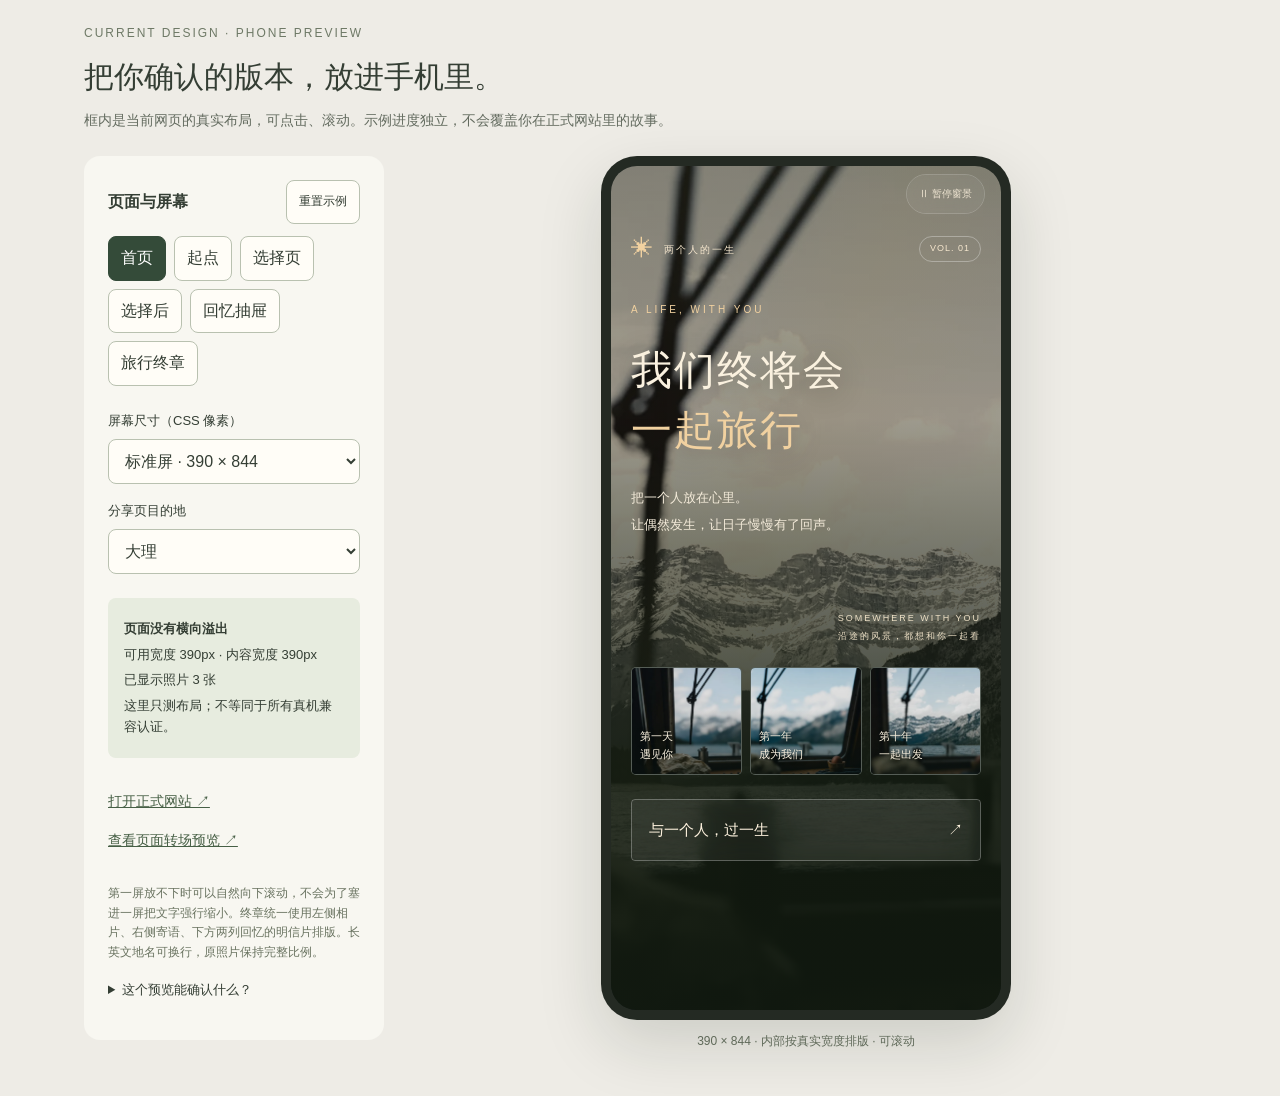
<file: mobile-preview.html>
<!doctype html><html lang="zh-CN"><head><meta charset="utf-8"><meta name="viewport" content="width=device-width,initial-scale=1"><meta name="robots" content="noindex"><title>手机自适应预览 · 我们终将会一起旅行</title><style>
*{box-sizing:border-box}body{margin:0;background:#eeece6;color:#343e34;font-family:-apple-system,'PingFang SC',sans-serif;line-height:1.65}header{max-width:1160px;margin:auto;padding:24px}header h1{font-family:'Songti SC',serif;font-weight:400;font-size:30px;margin:8px 0}header p{margin:0;color:#646c60;font-size:14px}.layout{max-width:1160px;margin:auto;padding:0 24px 32px;display:grid;grid-template-columns:300px 1fr;gap:32px}aside{background:#f8f7f1;padding:24px;border-radius:16px;align-self:start}label{display:block;font-size:13px;margin:16px 0 8px}select,button,a{font:inherit}select{width:100%;padding:12px;background:#fffdf7;border:1px solid #b9c1b0;border-radius:8px;color:#343e34;min-height:44px}button{min-height:44px;padding:8px 12px;border:1px solid #b9c1b0;border-radius:8px;background:#fffdf7;color:#343e34;cursor:pointer}button:focus-visible,select:focus-visible,a:focus-visible{outline:3px solid #48634d;outline-offset:3px}.views{display:flex;flex-wrap:wrap;gap:8px;margin:12px 0 24px}.views button[aria-pressed=true]{background:#344b39;color:#fff;border-color:#344b39}.note{font-size:12px;color:#697360;margin-top:24px}.measure{background:#e7ecdf;border-radius:8px;padding:16px;margin:24px 0;font-size:13px;overflow-wrap:anywhere}.measure.bad{background:#f3e0d6;color:#884831}.measure p{margin:4px 0}.stage{position:relative;min-width:0;height:880px}.phone{position:absolute;top:0;left:50%;padding:10px;background:#242a23;border-radius:36px;box-shadow:0 24px 64px #17231626;transform-origin:top center}.phone iframe{display:block;border:0;border-radius:26px;background:#202a2b;width:100%;height:100%}.stage-info{text-align:center;font-size:12px;color:#66705f;margin:12px 0}.link{display:block;color:#465f45;font-size:14px;padding:8px 0}details{font-size:13px;margin:16px 0}summary{cursor:pointer}.toplabel{font-size:12px;letter-spacing:2px;color:#6e7966}.control-row{display:flex;align-items:center;justify-content:space-between;gap:8px}.control-row button{font-size:12px}@media(max-width:760px){header{padding:20px}.layout{grid-template-columns:1fr;padding:0 16px 24px;gap:24px}aside{padding:16px}.settings{display:grid;grid-template-columns:1fr 1fr;gap:12px}.views{margin:12px 0}.note,details{display:none}.measure{margin:12px 0}.layout>section{grid-row:2}.stage{max-width:100%}}
</style></head><body><header><div class="toplabel">CURRENT DESIGN · PHONE PREVIEW</div><h1>把你确认的版本，放进手机里。</h1><p>框内是当前网页的真实布局，可点击、滚动。示例进度独立，不会覆盖你在正式网站里的故事。</p></header><main class="layout"><aside><div class="control-row"><strong>页面与屏幕</strong><button id="restart">重置示例</button></div><div class="views" aria-label="选择预览页面"></div><div class="settings"><div><label for="device">屏幕尺寸（CSS 像素）</label><select id="device"><option value="320,568">小屏 · 320 × 568</option><option value="360,800">常见安卓 · 360 × 800</option><option value="375,667">标准屏 · 375 × 667</option><option value="390,844" selected>标准屏 · 390 × 844</option><option value="414,896">大屏 · 414 × 896</option><option value="430,932">大屏 · 430 × 932</option><option value="844,390">横屏 · 844 × 390</option></select></div><div><label for="city">分享页目的地</label><select id="city"></select></div></div><div class="measure" id="measure" aria-live="polite">正在载入实际页面…</div><a class="link" href="./" target="_blank" rel="noopener">打开正式网站 ↗</a><a class="link" href="motion-preview.html" target="_blank" rel="noopener">查看页面转场预览 ↗</a><p class="note">第一屏放不下时可以自然向下滚动，不会为了塞进一屏把文字强行缩小。终章统一使用左侧相片、右侧寄语、下方两列回忆的明信片排版。长英文地名可换行，原照片保持完整比例。</p><details><summary>这个预览能确认什么？</summary><p>用于比较宽度变化后的换行、照片比例和页面滚动。右侧测量来自真实页面 DOM。外框可能缩小显示，但内部始终按所选像素宽度排版。刘海、浏览器工具栏、系统字号和不同手机浏览器仍需真机补测。</p></details></aside><section><div class="stage" id="stage"><div class="phone" id="phone"><iframe id="screen" title="当前网站的手机尺寸预览" src="mobile-preview-app.html?view=home&city=30"></iframe></div></div><div class="stage-info" id="size-label">390 × 844 · 可在手机框内滚动</div></section></main><script>
const CITIES=[{"id":1,"name":"巴黎"},{"id":2,"name":"皇后镇"},{"id":3,"name":"因特拉肯"},{"id":4,"name":"镰仓"},{"id":5,"name":"京都"},{"id":6,"name":"维也纳"},{"id":7,"name":"罗马"},{"id":8,"name":"佛罗伦萨"},{"id":9,"name":"威尼斯"},{"id":10,"name":"维罗纳"},{"id":11,"name":"伦敦"},{"id":12,"name":"爱丁堡"},{"id":13,"name":"都柏林"},{"id":14,"name":"巴塞罗那"},{"id":15,"name":"里斯本"},{"id":16,"name":"波尔图"},{"id":17,"name":"萨尔茨堡"},{"id":18,"name":"里昂"},{"id":19,"name":"斯科派洛斯岛"},{"id":20,"name":"圣托里尼岛"},{"id":21,"name":"纽约"},{"id":22,"name":"西雅图"},{"id":23,"name":"洛杉矶"},{"id":24,"name":"旧金山"},{"id":25,"name":"查尔斯顿"},{"id":26,"name":"香港"},{"id":27,"name":"台北"},{"id":28,"name":"九份"},{"id":29,"name":"新加坡"},{"id":30,"name":"大理"},{"id":31,"name":"芒通"},{"id":32,"name":"安纳西"},{"id":33,"name":"阳朔"},{"id":34,"name":"格拉纳达"},{"id":35,"name":"阿勒泰"},{"id":36,"name":"伊宁"},{"id":37,"name":"济州岛"},{"id":38,"name":"清迈"},{"id":39,"name":"琅勃拉邦"},{"id":40,"name":"乌布"},{"id":41,"name":"伊斯坦布尔"},{"id":42,"name":"格雷梅"},{"id":43,"name":"哥本哈根"},{"id":44,"name":"卑尔根"},{"id":45,"name":"特罗姆瑟"},{"id":46,"name":"维克"},{"id":47,"name":"班夫"},{"id":48,"name":"魁北克城"},{"id":49,"name":"开普敦"},{"id":50,"name":"乌斯怀亚"}];const $=s=>document.querySelector(s);let view='home';const views=[['home','首页'],['setup','起点'],['event','选择页'],['result','选择后'],['memories','回忆抽屉'],['ending','旅行终章']];$('#city').innerHTML=CITIES.map(c=>`<option value="${c.id}">${c.name}</option>`).join('');$('#city').value='30';
function tabs(){$('.views').innerHTML=views.map(([k,v])=>`<button data-view="${k}" aria-pressed="${k===view}">${v}</button>`).join('');document.querySelectorAll('[data-view]').forEach(b=>b.onclick=()=>{view=b.dataset.view;tabs();send()})}
function send(){const frame=$('#screen');$('#measure').textContent='正在切换示例…';frame.contentWindow.postMessage({type:'travel-preview',view,city:$('#city').value},location.origin==='null'?'*':location.origin);setTimeout(audit,500)}
function fit(){const [w,h]=$('#device').value.split(',').map(Number),scale=Math.min(1,Math.max(0.1,($('#stage').clientWidth-8)/(w+20)));const phone=$('#phone');phone.style.width=(w+20)+'px';phone.style.height=(h+20)+'px';phone.style.transform=`translateX(-50%) scale(${scale})`;$('#stage').style.height=((h+20)*scale)+'px';$('#size-label').textContent=`${w} × ${h} · 内部按真实宽度排版 · 可滚动`;setTimeout(audit,300)}
function audit(){try{const doc=$('#screen').contentDocument,root=doc.documentElement;if(!doc.querySelector('#app')?.textContent.trim())return;const overflow=root.scrollWidth>root.clientWidth+1,imgs=[...doc.querySelectorAll('#app img')].filter(i=>i.getAttribute('src'));const broken=imgs.filter(i=>i.complete&&!i.naturalWidth).length;$('#measure').classList.toggle('bad',overflow||broken);$('#measure').innerHTML=`<p><strong>${overflow?'发现横向超出，待检查':'页面没有横向溢出'}</strong></p><p>可用宽度 ${root.clientWidth}px · 内容宽度 ${root.scrollWidth}px</p><p>${broken?'有 '+broken+' 张照片未能载入':'已显示照片 '+imgs.filter(i=>i.complete&&i.naturalWidth).length+' 张'}</p><p>这里只测布局；不等同于所有真机兼容认证。</p>`}catch{$('#measure').textContent='请通过网站预览链接打开，以读取页面尺寸。'}}
$('#screen').addEventListener('load',()=>{fit();audit()});$('#device').onchange=fit;$('#city').onchange=send;$('#restart').onclick=send;new ResizeObserver(fit).observe($('#stage'));tabs();fit();
</script></body></html>
</file>
<file: frosted-surfaces.css>
/* Approved material: 80% frosted layer over 20% clear scenery.
   Text stays opaque; the negative layer is contained by each z-index: 0 surface. */
:root {
  --frost-wash: #ffffff11;
  --frost-strength: .8;
  --frost-blur: 12px;
  --frost-border: #ffffff50;
}

/* Fading the glass ancestor blocks backdrop sampling until the fade finishes.
   Keep the material present from frame one, and fade only the card contents. */
.chapter {
  animation-name: frost-arrive;
}
.chapter > * {
  animation: frost-text-in .5s ease;
}
@keyframes frost-arrive {
  from { transform: translateY(10px); }
  to { transform: translateY(0); }
}
@keyframes frost-text-in {
  from { opacity: 0; }
  to { opacity: 1; }
}

:is(.chapter, .option, .choice, .response, .accumulated, .lengths button),
body:not(.ending-mode) .primary {
  position: relative;
  z-index: 0;
}

:is(.chapter, .option, .choice, .response, .accumulated, .lengths button, .motion-control),
body:not(.ending-mode) .primary,
dialog#memories {
  background: transparent;
  -webkit-backdrop-filter: none;
  backdrop-filter: none;
}

:is(.chapter, .option, .choice, .response, .accumulated, .lengths button, .motion-control)::before,
body:not(.ending-mode) .primary::before,
dialog#memories::before {
  content: "";
  position: absolute;
  inset: 0;
  z-index: -1;
  border-radius: inherit;
  pointer-events: none;
  background: var(--frost-wash);
  -webkit-backdrop-filter: blur(var(--frost-blur));
  backdrop-filter: blur(var(--frost-blur));
  opacity: var(--frost-strength);
}

:is(.option, .choice, .lengths button) {
  border-color: var(--frost-border);
}
body:not(.ending-mode) .primary {
  color: #fff3df;
  border: 1px solid var(--frost-border);
}
.lengths button.selected {
  color: #fff3df;
}
.option.selected, .lengths button.selected,
.choice:hover, body:not(.ending-mode) .primary:hover {
  background: transparent;
  border-color: #ead4ae;
}
.accumulated {
  border: 1px solid var(--frost-border);
  border-radius: 15px;
  padding: 22px 20px;
}

/* Scroll the memories, keeping the glass and drawer heading stationary. */
dialog#memories {
  z-index: 0;
  overflow: hidden;
}
dialog#memories[open] {
  display: flex;
  flex-direction: column;
}
dialog#memories::backdrop {
  -webkit-backdrop-filter: none;
  backdrop-filter: none;
}
dialog#memories .dialog-head {
  position: relative;
  top: auto;
  flex-shrink: 0;
  background: transparent;
}
dialog#memories #memory-list {
  min-height: 0;
  overflow-y: auto;
  overscroll-behavior: contain;
}

/* Keep the approved city postcard, photo border, and share controls as paper. */
</file>
<file: opening-title.css>
/* A quieter prelude, then one generous line for all the possible lives. */
.setup h2.opening-title {
  max-width: 100%;
  margin: 20px 0 28px;
  font-size: inherit;
  font-weight: 400;
  line-height: 1.3;
}
.opening-title .opening-before,
.opening-title .opening-after {
  display: block;
  color: #f3ebdd;
  font-size: clamp(22px, 5.8vw, 26px);
  line-height: 1.55;
  letter-spacing: .12em;
}
.opening-title .opening-after {
  margin-top: 3px;
  padding-inline-start: 1.8em;
}
.opening-title .opening-possibilities {
  display: flex;
  flex-wrap: wrap;
  align-items: baseline;
  gap: .2em;
  margin-top: 16px;
  font-size: clamp(36px, 11.6vw, 48px);
  line-height: 1.35;
}
.opening-title .opening-prefix {
  color: #f3ebdd;
  font-size: .44em;
  letter-spacing: .08em;
}
.opening-title .opening-emphasis {
  min-width: 0;
  color: #f3d6a4;
  letter-spacing: .03em;
}
</file>
